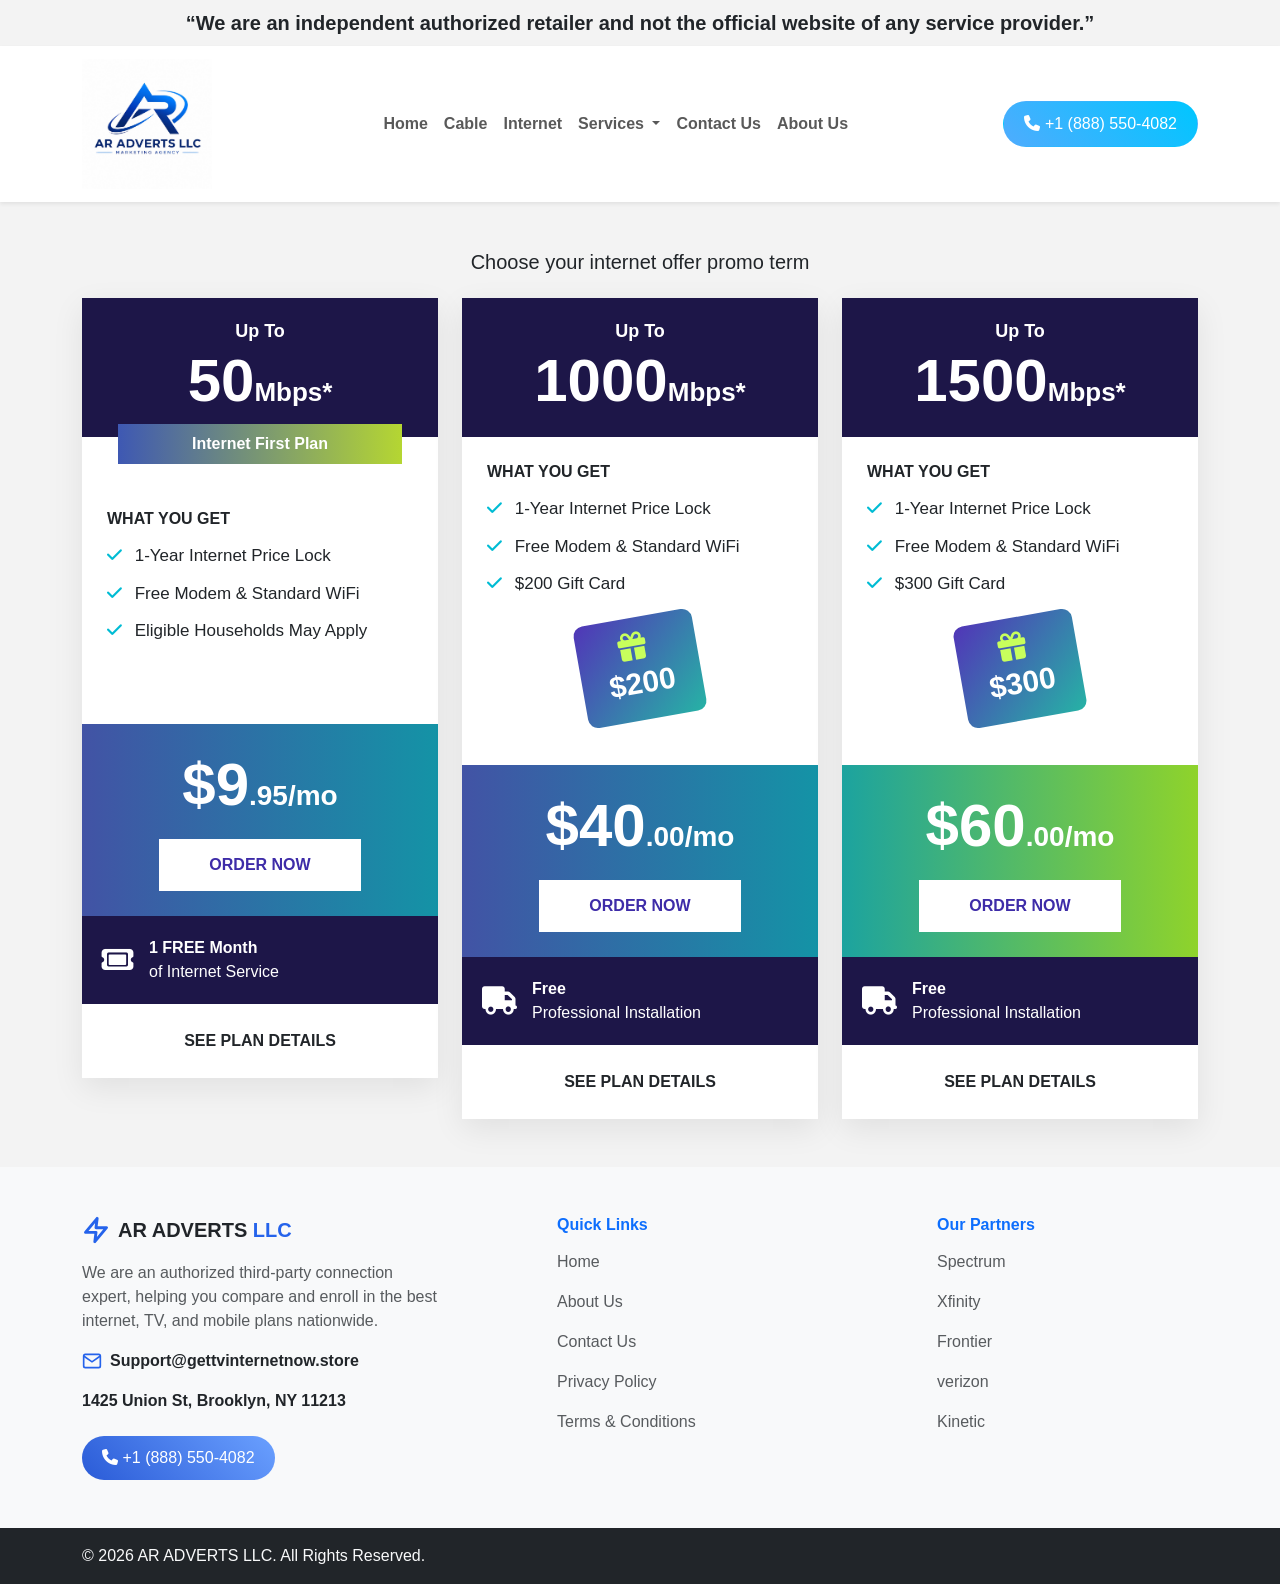
<file: astound.html>
<!DOCTYPE html>
<html lang="en">
<head>
    <meta charset="UTF-8">
    <meta name="viewport" content="width=device-width, initial-scale=1.0">
    <title>AR ADVERTS LLC</title>
<!-- Google tag (gtag.js) -->
<script async src="https://www.googletagmanager.com/gtag/js?id=AW-18141696121"></script>
<script>
  window.dataLayer = window.dataLayer || [];
  function gtag(){dataLayer.push(arguments);}
  gtag('js', new Date());

  gtag('config', 'AW-18141696121');
</script><!-- Event snippet for Click on call button conversion page
In your html page, add the snippet and call gtag_report_conversion when someone clicks on the chosen link or button. -->
<script>
function gtag_report_conversion(url) {
  var callback = function () {
    if (typeof(url) != 'undefined') {
      window.location = url;
    }
  };
  gtag('event', 'conversion', {
      'send_to': 'AW-18141696121/rLj6CM21tagcEPmg0cpD',
      'event_callback': callback
  });
  return false;
}
</script>
<!-- Google Tag Manager (noscript) -->
<noscript><iframe src="https://www.googletagmanager.com/ns.html?id=GTM-TQG388PW"
height="0" width="0" style="display:none;visibility:hidden"></iframe></noscript>
<!-- End Google Tag Manager (noscript) -->
<!-- Google Tag Manager -->
<script>(function(w,d,s,l,i){w[l]=w[l]||[];w[l].push({'gtm.start':
new Date().getTime(),event:'gtm.js'});var f=d.getElementsByTagName(s)[0],
j=d.createElement(s),dl=l!='dataLayer'?'&l='+l:'';j.async=true;j.src=
'https://www.googletagmanager.com/gtm.js?id='+i+dl;f.parentNode.insertBefore(j,f);
})(window,document,'script','dataLayer','GTM-TQG388PW');</script>
<!-- End Google Tag Manager -->
<script>
function gtag_report_conversion(url) {
  var callback = function () {
    if (typeof(url) != 'undefined') {
      window.location = url;
    }
  };
  gtag('event', 'conversion', {
      'send_to': 'AW-18141696121/JoPcCKj8gKgcEPmg0cpD',
      'value': 1.0,
      'currency': 'USD',
      'event_callback': callback
  });
  return false;
}
</script>
<!-- Event snippet for Page view conversion page
In your html page, add the snippet and call gtag_report_conversion when someone clicks on the chosen link or button. -->
<script>
function gtag_report_conversion(url) {
  var callback = function () {
    if (typeof(url) != 'undefined') {
      window.location = url;
    }
  };
  gtag('event', 'conversion', {
      'send_to': 'AW-18141696121/JoPcCKj8gKgcEPmg0cpD',
      'value': 1.0,
      'currency': 'USD',
      'event_callback': callback
  });
  return false;
}
</script>

    <!-- Bootstrap -->
    <link href="https://cdn.jsdelivr.net/npm/bootstrap@5.3.0/dist/css/bootstrap.min.css" rel="stylesheet">

    <!-- Font Awesome -->
    <link rel="stylesheet" href="https://cdnjs.cloudflare.com/ajax/libs/font-awesome/6.5.0/css/all.min.css">
<script src="https://cdn.jsdelivr.net/npm/@popperjs/core@2.11.8/dist/umd/popper.min.js" integrity="sha384-I7E8VVD/ismYTF4hNIPjVp/Zjvgyol6VFvRkX/vR+Vc4jQkC+hVqc2pM8ODewa9r" crossorigin="anonymous"></script>
<script src="https://cdn.jsdelivr.net/npm/bootstrap@5.3.8/dist/js/bootstrap.min.js" integrity="sha384-G/EV+4j2dNv+tEPo3++6LCgdCROaejBqfUeNjuKAiuXbjrxilcCdDz6ZAVfHWe1Y" crossorigin="anonymous"></script>
    <!-- Custom CSS -->
    <link rel="stylesheet" href="css/style.css">
    <link rel="stylesheet" href="css/astound.css    ">
</head>
<body>

<!-- Navbar -->
<!-- Overlay -->


<div class="fw-bold fs-5 py-2 text-center">
  “We are an independent authorized retailer and not the official website of any service provider.”
</div>

<!-- Navbar -->
 
<nav class="navbar navbar-expand-lg navbar-light bg-white py-2 shadow-sm sticky-top">
    <div class="container align-items-center">
        <a class="navbar-brand fw-bold" href="#"><img src="logo.jpeg" alt="" width="130px"></a>

        <button class="navbar-toggler" data-bs-toggle="collapse" data-bs-target="#nav">
            <span class="navbar-toggler-icon"></span>
        </button>

        <div class="collapse navbar-collapse" id="nav">
            <ul class="navbar-nav mx-auto">
                <li class="nav-item"><a class="nav-link" href="/">Home</a></li>
                <li class="nav-item"><a class="nav-link" href="cable.html">Cable</a></li>
                <li class="nav-item"><a class="nav-link" href="internet.html">Internet</a></li>
                <li class="nav-item dropdown">
  <a
    class="nav-link dropdown-toggle"
    href="#"
    id="servicesDropdown"
    role="button"
    data-bs-toggle="dropdown"
    aria-expanded="false"
  >
    Services
  </a>

  <ul class="dropdown-menu" aria-labelledby="servicesDropdown">
    <li><a class="dropdown-item" href="verizon.html">Verizon</a></li>
    <li><a class="dropdown-item" href="frontier.html">Frontier</a></li>
    <li><a class="dropdown-item" href="spectrum.html">Spectrum</a></li>
    <li><a class="dropdown-item" href="kinetic.html">Kinetic</a></li>
    <li><a class="dropdown-item" href="xfinity.html">Xfinity</a></li>
    <li><a class="dropdown-item" href="astound.html">Astound</a></li>
  </ul>
</li>
                <li class="nav-item"><a class="nav-link" href="contact.html">Contact Us</a></li>
                <li class="nav-item"><a class="nav-link" href="about.html">About Us</a></li>
            </ul>

            <a href="tel:+18885504082"  class="btn call-btn">
                <i class="fa fa-phone"></i> +1 (888) 550-4082
            </a>
        </div>
    </div>
</nav>

<section class="pricing-section py-5">
    <div class="container">

        <div class="text-center mb-4">
            <h5>Choose your internet offer promo term</h5>

           
        </div>

        <div class="row g-4">

            <!-- Card 1 -->
            <div class="col-lg-4">
                <div class="plan-card">

                    <div class="speed-header">
                        <span>Up To</span>
                        <h2>50<span>Mbps*</span></h2>
                    </div>

                    <div class="plan-label">
                        Internet First Plan
                    </div>

                    <div class="plan-body">
                        <h6>WHAT YOU GET</h6>

                        <ul>
                            <li><i class="fa-solid fa-check"></i> 1-Year Internet Price Lock</li>
                            <li><i class="fa-solid fa-check"></i> Free Modem & Standard WiFi</li>
                            <li><i class="fa-solid fa-check"></i> Eligible Households May Apply</li>
                        </ul>
                    </div>

                    <div class="price-box">
                        <h3>$9<span>.95/mo</span></h3>
                        
                        <a href="tel:+18885504082">
                        <button class="order-btn">
                            ORDER NOW
                        </button>

                        </a>
                    </div>

                    <div class="offer-box">
                        <i class="fa-solid fa-ticket"></i>
                        <div>
                            <strong>1 FREE Month</strong>
                            <p>of Internet Service</p>
                        </div>
                    </div>

                    <div class="details">
                        <a>SEE PLAN DETAILS</a>
                    </div>

                </div>
            </div>

            <!-- Card 2 -->
            <div class="col-lg-4">
                <div class="plan-card">

                    <div class="speed-header">
                        <span>Up To</span>
                        <h2>1000<span>Mbps*</span></h2>
                    </div>

                    <div class="plan-body">
                        <h6>WHAT YOU GET</h6>

                        <ul>
                            <li><i class="fa-solid fa-check"></i> 1-Year Internet Price Lock</li>
                            <li><i class="fa-solid fa-check"></i> Free Modem & Standard WiFi</li>
                            <li><i class="fa-solid fa-check"></i> $200 Gift Card</li>
                        </ul>

                        <div class="gift-card">
                            <i class="fa-solid fa-gift"></i>
                            <span>$200</span>
                        </div>
                    </div>

                    <div class="price-box">
                        <h3>$40<span>.00/mo</span></h3>
                        
                        <a href="tel:+18885504082">
                        <button class="order-btn">
                            ORDER NOW
                        </button>

                        </a>
                    </div>

                    <div class="offer-box">
                        <i class="fa-solid fa-truck"></i>
                        <div>
                            <strong>Free</strong>
                            <p>Professional Installation</p>
                        </div>
                    </div>

                    <div class="details">
                        <a>SEE PLAN DETAILS</a>
                    </div>

                </div>
            </div>

            <!-- Card 3 -->
            <div class="col-lg-4">
                <div class="plan-card">

                    <div class="speed-header">
                        <span>Up To</span>
                        <h2>1500<span>Mbps*</span></h2>
                    </div>

                    <div class="plan-body">
                        <h6>WHAT YOU GET</h6>

                        <ul>
                            <li><i class="fa-solid fa-check"></i> 1-Year Internet Price Lock</li>
                            <li><i class="fa-solid fa-check"></i> Free Modem & Standard WiFi</li>
                            <li><i class="fa-solid fa-check"></i> $300 Gift Card</li>
                        </ul>

                        <div class="gift-card">
                            <i class="fa-solid fa-gift"></i>
                            <span>$300</span>
                        </div>
                    </div>

                    <div class="price-box green">
                        <h3>$60<span>.00/mo</span></h3>
                        
                        <a href="tel:+18885504082">
                        <button class="order-btn">
                            ORDER NOW
                        </button>

                        </a>
                    </div>

                    <div class="offer-box">
                        <i class="fa-solid fa-truck"></i>
                        <div>
                            <strong>Free</strong>
                            <p>Professional Installation</p>
                        </div>
                    </div>

                    <div class="details">
                        <a>SEE PLAN DETAILS</a>
                    </div>

                </div>
            </div>

        </div>
    </div>
</section>


<!-- Bootstrap JS -->
<footer class="saa-ft bg-light pt-5">
  <div class="container">
    <div class="row justify-content-between">

       <!-- Left Column: Brand & Contact -->
      <div class="col-md-4 mb-4 mb-md-0">
        <div class="d-flex align-items-center mb-3">
          <svg viewBox="0 0 24 24" fill="none" stroke="#2563eb" stroke-width="2.5" width="28" height="28" stroke-linecap="round" stroke-linejoin="round" class="me-2">
            <polygon points="13 2 3 14 12 14 11 22 21 10 12 10 13 2"></polygon>
          </svg>
          <span class="fs-5 fw-bold text-dark">AR ADVERTS  <span class="fs-5 fw-bold">LLC</span></span>
        </div>
        <p class="text-muted">We are an authorized third-party connection expert, helping you compare and enroll in the best internet, TV, and mobile plans nationwide.</p>
        
        <!-- Email -->
        <div class="d-flex align-items-center mt-3 mb-2">
          <svg viewBox="0 0 24 24" fill="none" stroke="#2563eb" stroke-width="2" width="20" height="20" class="me-2">
            <path d="M4 4h16c1.1 0 2 .9 2 2v12c0 1.1-.9 2-2 2H4c-1.1 0-2-.9-2-2V6c0-1.1.9-2 2-2z"></path>
            <polyline points="22,6 12,13 2,6"></polyline>
          </svg>
          <a href="mailto:Support@gettvinternetnow.store" class="text-dark fw-semibold text-decoration-none">Support@gettvinternetnow.store</a>
        </div>

        <div class="d-flex align-items-center mt-3 mb-2">
          <a  class="text-dark fw-semibold text-decoration-none">1425 Union St, Brooklyn, NY 11213</a>
        </div>

        <!-- Phone CTA -->
        <a href="tel:+18885504082" class="saa-srv-cta">
            <i class="fa fa-phone"></i> +1 (888) 550-4082
          </a>
      </div>

      <!-- Middle Column: Quick Links -->
      <div class="col-md-3 mb-4 mb-md-0">
        <h6 class="fw-bold mb-3 text-primary">Quick Links</h6>
        <ul class="list-unstyled text-muted">
          <li class="mb-3"><a href="/" class="text-decoration-none text-muted">Home</a></li>
          <li class="mb-3"><a href="about.html" class="text-decoration-none text-muted">About Us</a></li>
          <li class="mb-3"><a href="contact.html" class="text-decoration-none text-muted">Contact Us</a></li>
          <li class="mb-3"><a href="privacy.html" class="text-decoration-none text-muted">Privacy Policy</a></li>
          <li><a href="terms.html" class="text-decoration-none text-muted">Terms &amp; Conditions</a></li>
        </ul>
      </div>

      <!-- Right Column: Our Partners -->
      <div class="col-md-3">
        <h6 class="fw-bold mb-3 text-primary">Our Partners</h6>
        <ul class="list-unstyled text-muted">
          <li class="mb-3"><a href="spectrum.html" class="text-decoration-none text-muted">Spectrum</a></li>
          <li class="mb-3"><a href="xfinity.html" class="text-decoration-none text-muted">Xfinity</a></li>
          <li class="mb-3"><a href="frontier.html" class="text-decoration-none text-muted">Frontier</a></li>
          <li class="mb-3"><a href="verizon.html" class="text-decoration-none text-muted">verizon</a></li>
          <li class="mb-3"><a href="kinetic.html" class="text-decoration-none text-muted">Kinetic</a></li>
        </ul>
      </div>

    </div>
  </div>

  <!-- Bottom Dark Bar -->
  <div class="bg-dark text-light py-3 mt-5">
    <div class="container d-flex flex-column flex-md-row justify-content-between align-items-center">
      <div>© 2026 AR ADVERTS LLC. All Rights Reserved.</div>
      
    </div>
  </div>
</footer>
<script src="script.js"></script>
</body>
</html>
</file>
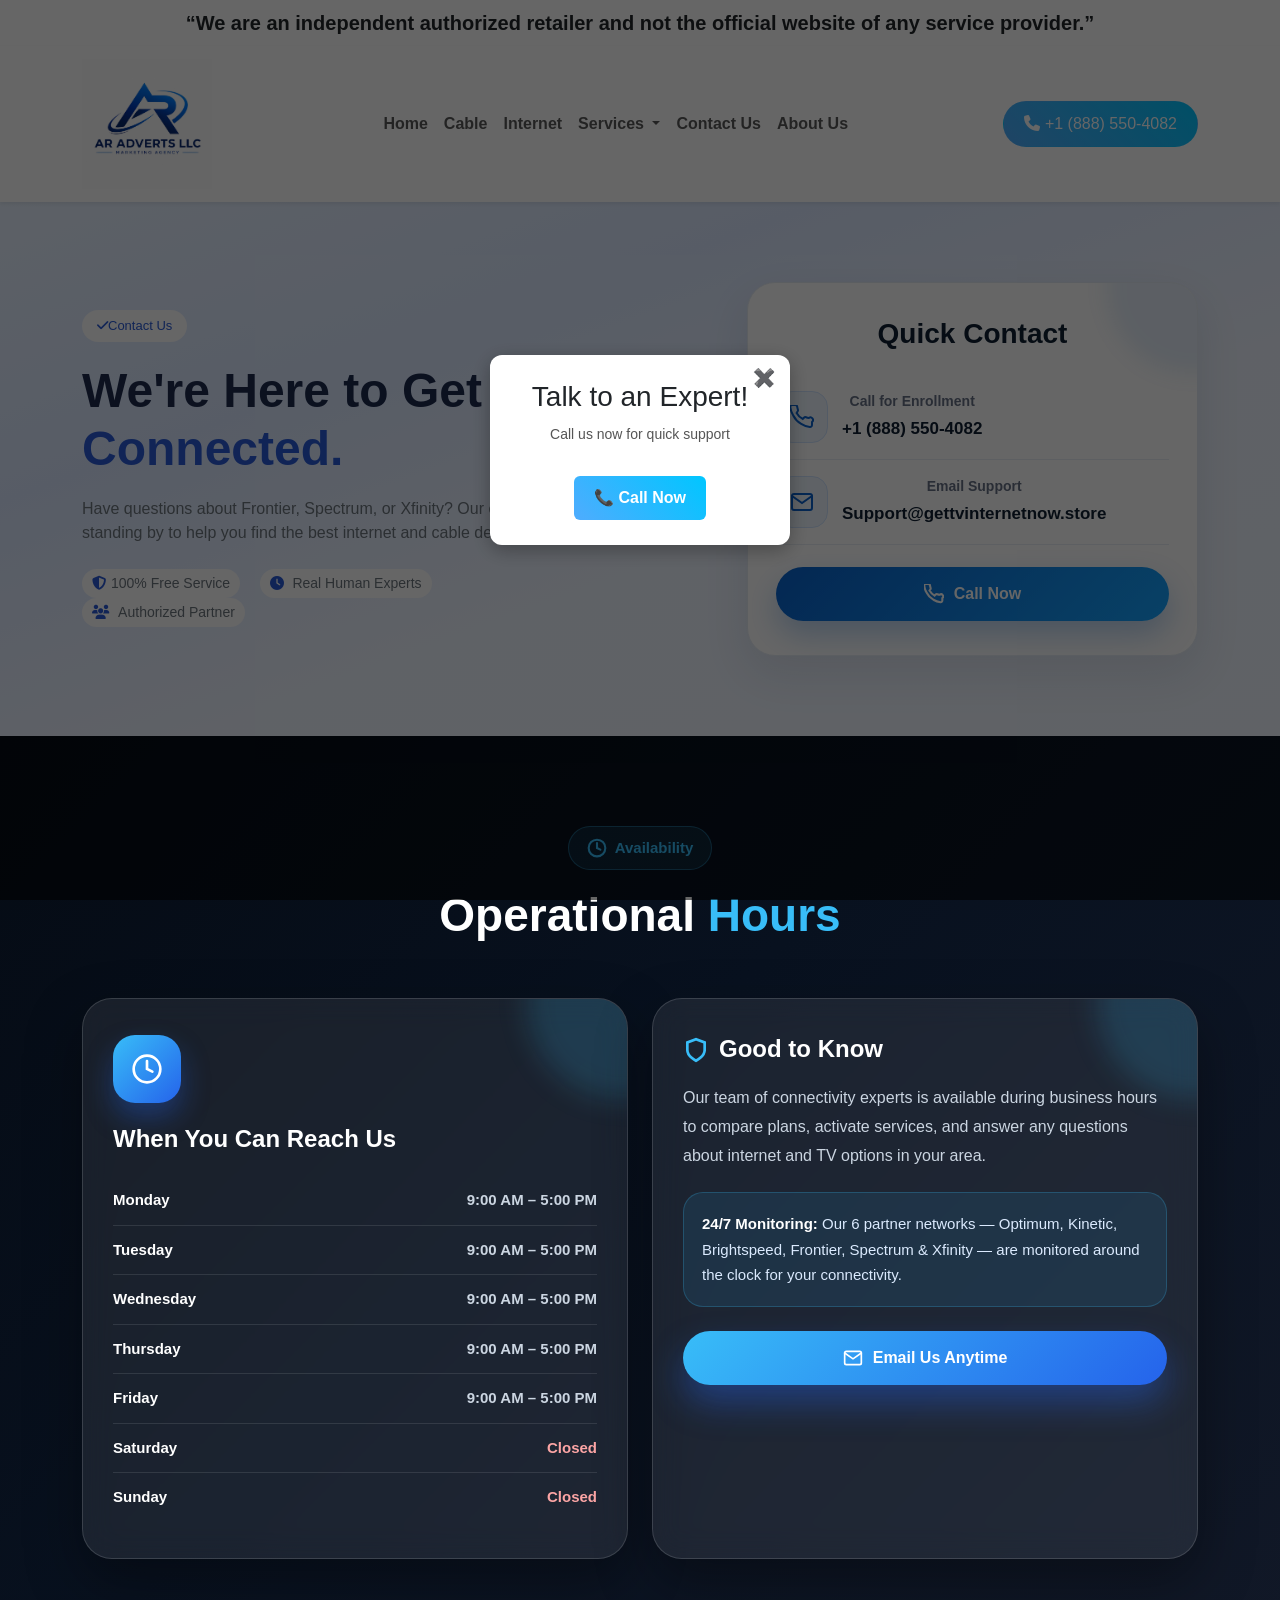
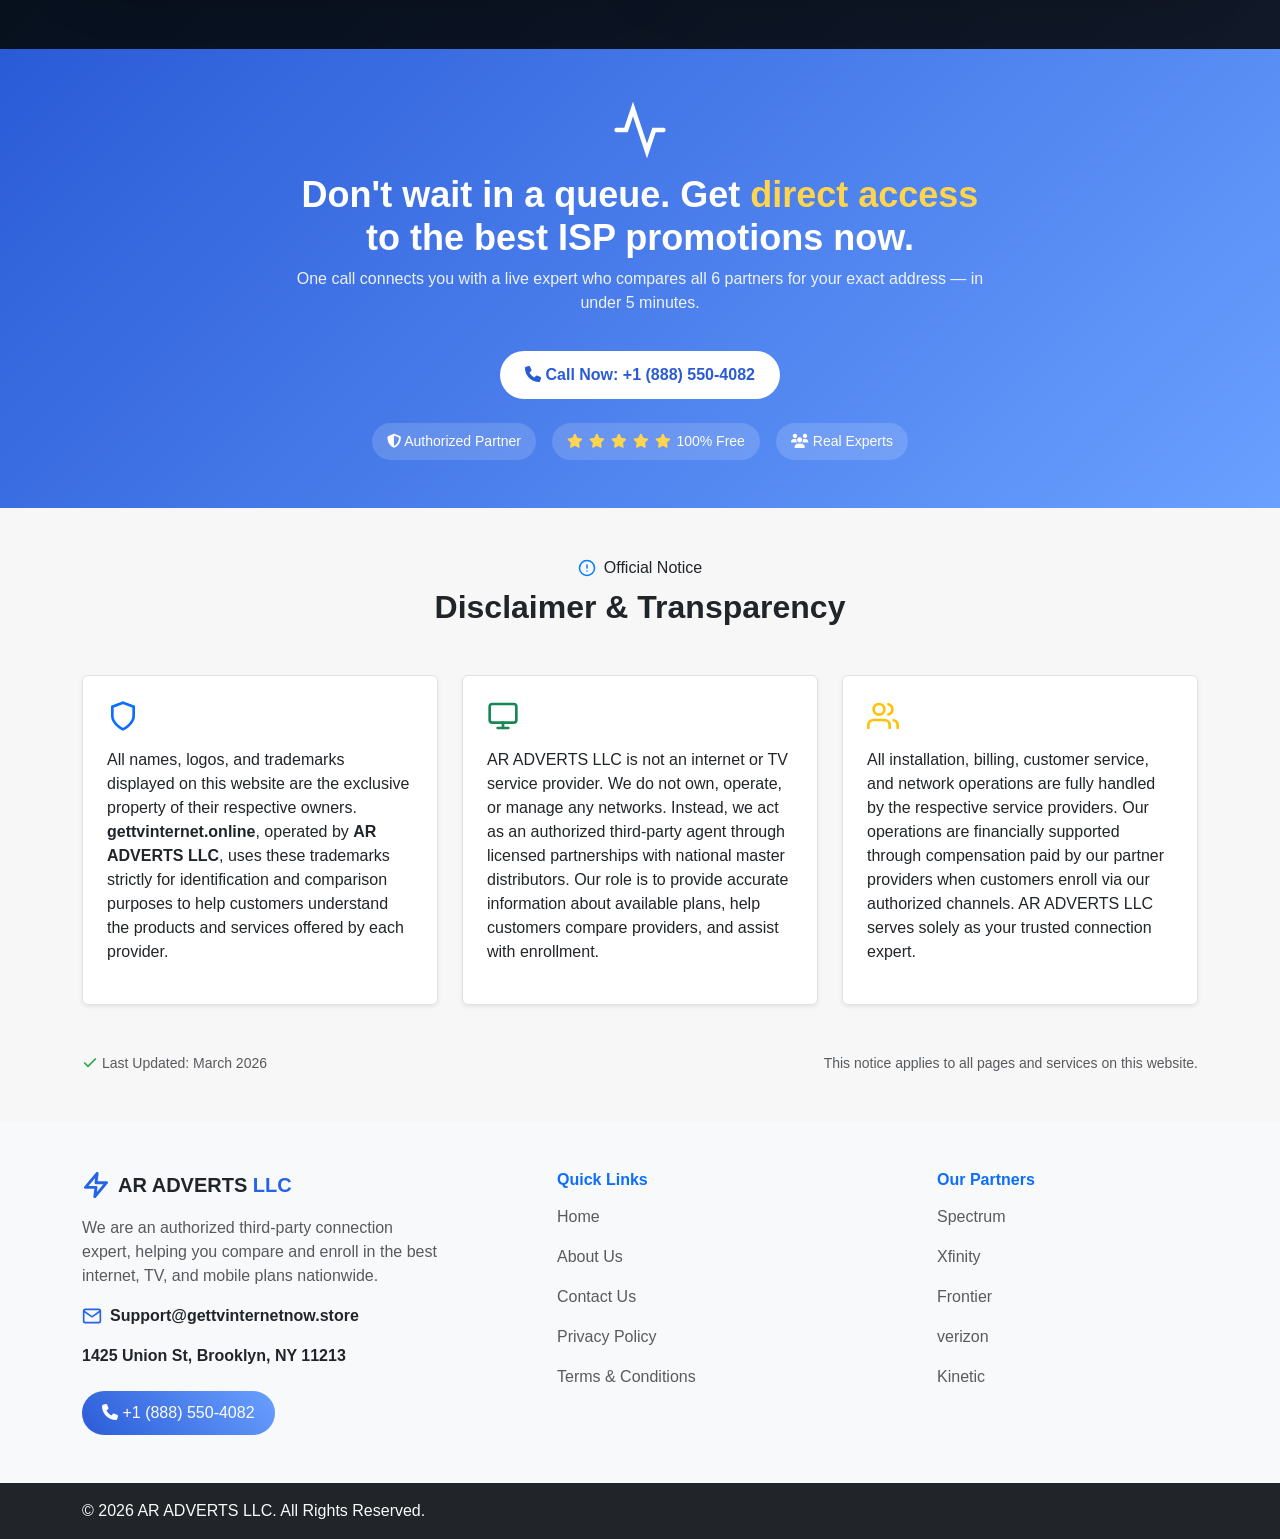
<file: contact.html>
<!DOCTYPE html>
<html lang="en">
<head>
    <meta charset="UTF-8">
    <meta name="viewport" content="width=device-width, initial-scale=1.0">
    <title>AR ADVERTS LLC</title>
<!-- Google tag (gtag.js) -->
<script async src="https://www.googletagmanager.com/gtag/js?id=AW-18141696121"></script>
<script>
  window.dataLayer = window.dataLayer || [];
  function gtag(){dataLayer.push(arguments);}
  gtag('js', new Date());

  gtag('config', 'AW-18141696121');
</script><!-- Event snippet for Click on call button conversion page
In your html page, add the snippet and call gtag_report_conversion when someone clicks on the chosen link or button. -->
<script>
function gtag_report_conversion(url) {
  var callback = function () {
    if (typeof(url) != 'undefined') {
      window.location = url;
    }
  };
  gtag('event', 'conversion', {
      'send_to': 'AW-18141696121/rLj6CM21tagcEPmg0cpD',
      'event_callback': callback
  });
  return false;
}
</script>
<!-- Google Tag Manager (noscript) -->
<noscript><iframe src="https://www.googletagmanager.com/ns.html?id=GTM-TQG388PW"
height="0" width="0" style="display:none;visibility:hidden"></iframe></noscript>
<!-- End Google Tag Manager (noscript) -->
<!-- Google Tag Manager -->
<script>(function(w,d,s,l,i){w[l]=w[l]||[];w[l].push({'gtm.start':
new Date().getTime(),event:'gtm.js'});var f=d.getElementsByTagName(s)[0],
j=d.createElement(s),dl=l!='dataLayer'?'&l='+l:'';j.async=true;j.src=
'https://www.googletagmanager.com/gtm.js?id='+i+dl;f.parentNode.insertBefore(j,f);
})(window,document,'script','dataLayer','GTM-TQG388PW');</script>
<!-- End Google Tag Manager -->
<script>
function gtag_report_conversion(url) {
  var callback = function () {
    if (typeof(url) != 'undefined') {
      window.location = url;
    }
  };
  gtag('event', 'conversion', {
      'send_to': 'AW-18141696121/JoPcCKj8gKgcEPmg0cpD',
      'value': 1.0,
      'currency': 'USD',
      'event_callback': callback
  });
  return false;
}
</script>
<!-- Event snippet for Page view conversion page
In your html page, add the snippet and call gtag_report_conversion when someone clicks on the chosen link or button. -->
<script>
function gtag_report_conversion(url) {
  var callback = function () {
    if (typeof(url) != 'undefined') {
      window.location = url;
    }
  };
  gtag('event', 'conversion', {
      'send_to': 'AW-18141696121/JoPcCKj8gKgcEPmg0cpD',
      'value': 1.0,
      'currency': 'USD',
      'event_callback': callback
  });
  return false;
}
</script>

    <!-- Bootstrap -->
    <link href="https://cdn.jsdelivr.net/npm/bootstrap@5.3.0/dist/css/bootstrap.min.css" rel="stylesheet">

    <!-- Font Awesome -->
    <link rel="stylesheet" href="https://cdnjs.cloudflare.com/ajax/libs/font-awesome/6.5.0/css/all.min.css">
<script src="https://cdn.jsdelivr.net/npm/@popperjs/core@2.11.8/dist/umd/popper.min.js" integrity="sha384-I7E8VVD/ismYTF4hNIPjVp/Zjvgyol6VFvRkX/vR+Vc4jQkC+hVqc2pM8ODewa9r" crossorigin="anonymous"></script>
<script src="https://cdn.jsdelivr.net/npm/bootstrap@5.3.8/dist/js/bootstrap.min.js" integrity="sha384-G/EV+4j2dNv+tEPo3++6LCgdCROaejBqfUeNjuKAiuXbjrxilcCdDz6ZAVfHWe1Y" crossorigin="anonymous"></script>
    <!-- Custom CSS -->
    <link rel="stylesheet" href="css/style.css">
    <link rel="stylesheet" href="css/contact.css">
</head>
<body>

<!-- Navbar -->
<!-- Overlay -->
<div id="popupOverlay" style="
  position: fixed;
  top: 0;
  left: 0;
  width: 100%;
  height: 100%;
  background: rgba(0,0,0,0.6);
  display: none;
  justify-content: center;
  align-items: center;
  z-index: 9999;
">

  <!-- Popup Box -->
  <div style="
    background: white;
    padding: 25px;
    border-radius: 12px;
    text-align: center;
    width: 300px;
    box-shadow: 0 5px 20px rgba(0,0,0,0.3);
    position: relative;
    font-family: Arial, sans-serif;
  ">

    <!-- Close Button -->
    <span onclick="closePopup()" style="
      position: absolute;
      top: 10px;
      right: 15px;
      cursor: pointer;
      font-size: 18px;
      font-weight: bold;
    ">✖️</span>

    <h3 style="margin-bottom: 10px;">Talk to an Expert!</h3>
    <p style="font-size: 14px; color: #555;">Call us now for quick support</p>

    <!-- Call Button -->
    <a href="tel:+18885504082" style="
      display: inline-block;
      margin-top: 15px;
      padding: 10px 20px;
      background: linear-gradient(45deg, #4facfe, #00c6ff);
      color: white;
      text-decoration: none;
      border-radius: 6px;
      font-weight: bold;
    ">
      📞 Call Now
    </a>

  </div>
</div>

<div class="fw-bold fs-5 py-2 text-center">
  “We are an independent authorized retailer and not the official website of any service provider.”
</div>

<!-- Navbar -->
 
<nav class="navbar navbar-expand-lg navbar-light bg-white py-2 shadow-sm sticky-top">
    <div class="container align-items-center">
        <a class="navbar-brand fw-bold" href="#"><img src="logo.jpeg" alt="" width="130px"></a>

        <button class="navbar-toggler" data-bs-toggle="collapse" data-bs-target="#nav">
            <span class="navbar-toggler-icon"></span>
        </button>

        <div class="collapse navbar-collapse" id="nav">
            <ul class="navbar-nav mx-auto">
                <li class="nav-item"><a class="nav-link" href="/">Home</a></li>
                <li class="nav-item"><a class="nav-link" href="cable.html">Cable</a></li>
                <li class="nav-item"><a class="nav-link" href="internet.html">Internet</a></li>
                <li class="nav-item dropdown">
  <a
    class="nav-link dropdown-toggle"
    href="#"
    id="servicesDropdown"
    role="button"
    data-bs-toggle="dropdown"
    aria-expanded="false"
  >
    Services
  </a>

  <ul class="dropdown-menu" aria-labelledby="servicesDropdown">
    <li><a class="dropdown-item" href="verizon.html">Verizon</a></li>
    <li><a class="dropdown-item" href="frontier.html">Frontier</a></li>
    <li><a class="dropdown-item" href="spectrum.html">Spectrum</a></li>
    <li><a class="dropdown-item" href="kinetic.html">Kinetic</a></li>
    <li><a class="dropdown-item" href="xfinity.html">Xfinity</a></li>
    <li><a class="dropdown-item" href="astound.html">Astound</a></li>
  </ul>
</li>
                <li class="nav-item"><a class="nav-link" href="contact.html">Contact Us</a></li>
                <li class="nav-item"><a class="nav-link" href="about.html">About Us</a></li>
            </ul>

            <a href="tel:+18885504082"  class="btn call-btn">
                <i class="fa fa-phone"></i> +1 (888) 550-4082
            </a>
        </div>
    </div>
</nav>

<!-- Hero Section -->
<section class="hero-section">
    <div class="container">
        <div class="row  justify-content-between align-items-center">

            <!-- Left Content -->
            <div class="col-lg-6">
                <span class="badge-custom">
                    <i class="fa fa-check"></i>Contact Us
                </span>

                <h1>
                    We're Here to Get You <span> Connected.</span>
                </h1>

                <p>
                    Have questions about Frontier, Spectrum, or Xfinity? Our experts are standing by to help you find the best internet and cable deals in minutes.
                </p>

              

                <!-- Features -->
                <div class="features mt-4">
                    <span><i class="fa fa-shield-alt"></i>100% Free Service</span>
                    <span><i class="fa fa-clock"></i> Real Human Experts</span>
                    <span><i class="fa fa-users"></i> Authorized Partner</span>
                </div>
            </div>

            <!-- Right Image -->
            <div class="col-lg-5 text-center">
                <div class="saco-hero-card saco-contact-white saco-a saco-v" style="animation-delay: 0.12s;">

  <h3 class="saco-hc-h">Quick Contact</h3>

  <div class="saco-hc-item">
    <div class="saco-hc-ic">
      <svg viewBox="0 0 24 24" fill="none" stroke="currentColor" stroke-width="2" stroke-linecap="round">
        <path d="M22 16.92v3a2 2 0 01-2.18 2 19.8 19.8 0 01-8.63-3.07A19.5 19.5 0 013.25 10.5 19.8 19.8 0 01.22 1.9 2 2 0 012.18 0h3a2 2 0 012 1.72 12.84 12.84 0 00.7 2.81 2 2 0 01-.45 2.11L6.61 7.91a16 16 0 006.06 6.06l1.27-1.27a2 2 0 012.11-.45 12.84 12.84 0 002.81.7A2 2 0 0122 16.92z"></path>
      </svg>
    </div>

    <div>
      <div class="saco-hc-label">Call for Enrollment</div>
      <div class="saco-hc-val">+1 (888) 550-4082</div>
    </div>
  </div>

  <div class="saco-hc-item">
    <div class="saco-hc-ic">
      <svg viewBox="0 0 24 24" fill="none" stroke="currentColor" stroke-width="2" stroke-linecap="round">
        <path d="M4 4h16c1.1 0 2 .9 2 2v12c0 1.1-.9 2-2 2H4c-1.1 0-2-.9-2-2V6c0-1.1.9-2 2-2z"></path>
        <polyline points="22,6 12,13 2,6"></polyline>
      </svg>
    </div>

    <div>
      <div class="saco-hc-label">Email Support</div>
      <div class="saco-hc-val">Support@gettvinternetnow.store</div>
    </div>
  </div>

  <a href="tel:+18885504082" class="saco-btn saco-hc-cta">
    <svg viewBox="0 0 24 24" fill="none" stroke="currentColor" stroke-width="2.5" stroke-linecap="round">
      <path d="M22 16.92v3a2 2 0 01-2.18 2 19.8 19.8 0 01-8.63-3.07A19.5 19.5 0 013.25 10.5 19.8 19.8 0 01.22 1.9 2 2 0 012.18 0h3a2 2 0 012 1.72 12.84 12.84 0 00.7 2.81 2 2 0 01-.45 2.11L6.61 7.91a16 16 0 006.06 6.06l1.27-1.27a2 2 0 012.11-.45 12.84 12.84 0 002.81.7A2 2 0 0122 16.92z"></path>
    </svg>
    Call Now
  </a>

</div>
            </div>

        </div>
    </div>
</section>


<section class="saco-hours-dark">
  <div class="container saco-ctr">

    <div class="saco-sh text-center">
      <div class="saco-badge mx-auto">
        <svg viewBox="0 0 24 24" fill="none" stroke="currentColor" stroke-width="2.5" stroke-linecap="round">
          <circle cx="12" cy="12" r="10"></circle>
          <polyline points="12 6 12 12 16 14"></polyline>
        </svg>
        Availability
      </div>

      <h2 class="saco-sec-h">
        Operational <span>Hours</span>
      </h2>
    </div>

    <div class="row g-4 saco-hr-grid">

      <div class="col-lg-6 col-12">
        <div class="saco-hr-card saco-a saco-v" style="animation-delay: 0s;">

          <div class="saco-hr-ic">
            <svg viewBox="0 0 24 24" fill="none" stroke="currentColor" stroke-width="2" stroke-linecap="round">
              <circle cx="12" cy="12" r="10"></circle>
              <polyline points="12 6 12 12 16 14"></polyline>
            </svg>
          </div>

          <h3 class="saco-hr-h">When You Can Reach Us</h3>

          <div class="saco-hr-row">
            <span class="saco-hr-day">Monday</span>
            <span class="saco-hr-time">9:00 AM – 5:00 PM</span>
          </div>

          <div class="saco-hr-row">
            <span class="saco-hr-day">Tuesday</span>
            <span class="saco-hr-time">9:00 AM – 5:00 PM</span>
          </div>

          <div class="saco-hr-row">
            <span class="saco-hr-day">Wednesday</span>
            <span class="saco-hr-time">9:00 AM – 5:00 PM</span>
          </div>

          <div class="saco-hr-row">
            <span class="saco-hr-day">Thursday</span>
            <span class="saco-hr-time">9:00 AM – 5:00 PM</span>
          </div>

          <div class="saco-hr-row">
            <span class="saco-hr-day">Friday</span>
            <span class="saco-hr-time">9:00 AM – 5:00 PM</span>
          </div>

          <div class="saco-hr-row">
            <span class="saco-hr-day">Saturday</span>
            <span class="saco-hr-time saco-hr-closed">Closed</span>
          </div>

          <div class="saco-hr-row">
            <span class="saco-hr-day">Sunday</span>
            <span class="saco-hr-time saco-hr-closed">Closed</span>
          </div>

        </div>
      </div>

      <div class="col-lg-6 col-12">
        <div class="saco-hr-info saco-a saco-v" style="animation-delay: 0.12s;">

          <h3 class="saco-hr-info-h">
            <svg viewBox="0 0 24 24" fill="none" stroke="currentColor" stroke-width="2.5" stroke-linecap="round">
              <path d="M12 22s8-4 8-10V5l-8-3-8 3v7c0 6 8 10 8 10z"></path>
            </svg>
            Good to Know
          </h3>

          <p class="saco-hr-info-p">
            Our team of connectivity experts is available during business hours to compare plans, activate services, and answer any questions about internet and TV options in your area.
          </p>

          <div class="saco-hr-note">
            <strong>24/7 Monitoring:</strong> Our 6 partner networks — Optimum, Kinetic, Brightspeed, Frontier, Spectrum &amp; Xfinity — are monitored around the clock for your connectivity.
          </div>

          <a href="mailto:Support@gettvinternetnow.store" class="saco-btn saco-hr-btn">
            <svg viewBox="0 0 24 24" fill="none" stroke="currentColor" stroke-width="2" stroke-linecap="round">
              <path d="M4 4h16c1.1 0 2 .9 2 2v12c0 1.1-.9 2-2 2H4c-1.1 0-2-.9-2-2V6c0-1.1.9-2 2-2z"></path>
              <polyline points="22,6 12,13 2,6"></polyline>
            </svg>
            Email Us Anytime
          </a>

        </div>
      </div>

    </div>

  </div>
</section>




<section class="saa-fq-cta py-5">
  <div class="container text-center">

    <div class="saa-fq-cta-inner">

      <!-- ICON -->
      <div class="saa-fq-cta-icon">
        <svg viewBox="0 0 24 24" fill="none" stroke="currentColor" stroke-width="2" stroke-linecap="round" style="width: 8%;"><polyline points="22 12 18 12 15 21 9 3 6 12 2 12"></polyline></svg>
      </div>

      <!-- HEADING -->
      <h2 class="saa-fq-cta-h">
        Don't wait in a queue. Get  <span>direct  access </span> to the best ISP promotions now.
      </h2>

      <!-- TEXT -->
      <p class="saa-fq-cta-sub">
        One call connects you with a live expert who compares all 6 partners for your exact address — in under 5 minutes.
      </p>

      <!-- BUTTON -->
      <a href="tel:+18885504082" class="saa-fq-cta-btn">
        <i class="fa fa-phone"></i> Call Now: +1 (888) 550-4082
      </a>

      <!-- TRUST -->
      <div class="saa-fq-trust d-flex flex-wrap justify-content-center gap-3 mt-4">

        <span class="saa-fq-ti">
          <i class="fa fa-shield-alt"></i> Authorized Partner
        </span>

        <span class="saa-fq-ti">
          <span class="saa-fq-stars">
            <i class="fa fa-star"></i>
            <i class="fa fa-star"></i>
            <i class="fa fa-star"></i>
            <i class="fa fa-star"></i>
            <i class="fa fa-star"></i>
          </span>
          100% Free
        </span>

        <span class="saa-fq-ti">
          <i class="fa fa-users"></i> Real Experts
        </span>

      </div>

    </div>

  </div>
</section>


<section class="saa-disc py-5 position-relative">
  <div class="saa-disc-bg position-absolute w-100 h-100"></div>
  <div class="container position-relative">

    <!-- Header -->
    <div class="saa-disc-hdr text-center mb-5">
      <span class="saa-disc-tag d-inline-flex align-items-center mb-2">
        <svg xmlns="http://www.w3.org/2000/svg" viewBox="0 0 24 24" fill="none" stroke="currentColor" stroke-width="2" width="18" height="18" stroke-linecap="round">
          <circle cx="12" cy="12" r="10"></circle>
          <line x1="12" y1="8" x2="12" y2="12"></line>
          <line x1="12" y1="16" x2="12.01" y2="16"></line>
        </svg>
        <span class="ms-2">Official Notice</span>
      </span>
      <h2 class="saa-disc-title fw-bold">Disclaimer &amp; Transparency</h2>
    </div>

    <!-- Cards -->
    <div class="row g-4 saa-disc-grid">

      <!-- Card 1 -->
      <div class="col-md-4">
        <div class="saa-disc-card p-4 h-100 border rounded shadow-sm">
          <div class="saa-disc-icon mb-3 text-primary">
            <svg xmlns="http://www.w3.org/2000/svg" viewBox="0 0 24 24" fill="none" stroke="currentColor" stroke-width="2" stroke-linecap="round" width="32" height="32">
              <path d="M12 22s8-4 8-10V5l-8-3-8 3v7c0 6 8 10 8 10z"></path>
            </svg>
          </div>
          <p>All names, logos, and trademarks displayed on this website are the exclusive property of their respective owners. <span class="fw-semibold">gettvinternet.online</span>, operated by <span class="fw-semibold">AR ADVERTS LLC</span>, uses these trademarks strictly for identification and comparison purposes to help customers understand the products and services offered by each provider.</p>
        </div>
      </div>

      <!-- Card 2 -->
      <div class="col-md-4">
        <div class="saa-disc-card p-4 h-100 border rounded shadow-sm">
          <div class="saa-disc-icon mb-3 text-success">
            <svg xmlns="http://www.w3.org/2000/svg" viewBox="0 0 24 24" fill="none" stroke="currentColor" stroke-width="2" stroke-linecap="round" width="32" height="32">
              <rect x="2" y="3" width="20" height="14" rx="2" ry="2"></rect>
              <line x1="8" y1="21" x2="16" y2="21"></line>
              <line x1="12" y1="17" x2="12" y2="21"></line>
            </svg>
          </div>
          <p>AR ADVERTS LLC is not an internet or TV service provider. We do not own, operate, or manage any networks. Instead, we act as an authorized third-party agent through licensed partnerships with national master distributors. Our role is to provide accurate information about available plans, help customers compare providers, and assist with enrollment.</p>
        </div>
      </div>

      <!-- Card 3 -->
      <div class="col-md-4">
        <div class="saa-disc-card p-4 h-100 border rounded shadow-sm">
          <div class="saa-disc-icon mb-3 text-warning">
            <svg xmlns="http://www.w3.org/2000/svg" viewBox="0 0 24 24" fill="none" stroke="currentColor" stroke-width="2" stroke-linecap="round" width="32" height="32">
              <path d="M17 21v-2a4 4 0 00-4-4H5a4 4 0 00-4 4v2"></path>
              <circle cx="9" cy="7" r="4"></circle>
              <path d="M23 21v-2a4 4 0 00-3-3.87"></path>
              <path d="M16 3.13a4 4 0 010 7.75"></path>
            </svg>
          </div>
          <p>All installation, billing, customer service, and network operations are fully handled by the respective service providers. Our operations are financially supported through compensation paid by our partner providers when customers enroll via our authorized channels. AR ADVERTS LLC serves solely as your trusted connection expert.</p>
        </div>
      </div>

    </div>

    <!-- Footer -->
    <div class="saa-disc-footer mt-5 d-flex flex-column flex-md-row justify-content-between align-items-center text-muted small">
      <span class="d-flex align-items-center mb-2 mb-md-0">
        <svg xmlns="http://www.w3.org/2000/svg" viewBox="0 0 24 24" fill="none" stroke="currentColor" stroke-width="2.5" width="16" height="16" stroke-linecap="round">
          <polyline points="20 6 9 17 4 12"></polyline>
        </svg>
        <span class="ms-1">Last Updated: March 2026</span>
      </span>
      <span>This notice applies to all pages and services on this website.</span>
    </div>

  </div>
</section>

<!-- Bootstrap JS -->
<footer class="saa-ft bg-light pt-5">
  <div class="container">
    <div class="row justify-content-between">

       <!-- Left Column: Brand & Contact -->
      <div class="col-md-4 mb-4 mb-md-0">
        <div class="d-flex align-items-center mb-3">
          <svg viewBox="0 0 24 24" fill="none" stroke="#2563eb" stroke-width="2.5" width="28" height="28" stroke-linecap="round" stroke-linejoin="round" class="me-2">
            <polygon points="13 2 3 14 12 14 11 22 21 10 12 10 13 2"></polygon>
          </svg>
          <span class="fs-5 fw-bold text-dark">AR ADVERTS  <span class="fs-5 fw-bold">LLC</span></span>
        </div>
        <p class="text-muted">We are an authorized third-party connection expert, helping you compare and enroll in the best internet, TV, and mobile plans nationwide.</p>
        
        <!-- Email -->
        <div class="d-flex align-items-center mt-3 mb-2">
          <svg viewBox="0 0 24 24" fill="none" stroke="#2563eb" stroke-width="2" width="20" height="20" class="me-2">
            <path d="M4 4h16c1.1 0 2 .9 2 2v12c0 1.1-.9 2-2 2H4c-1.1 0-2-.9-2-2V6c0-1.1.9-2 2-2z"></path>
            <polyline points="22,6 12,13 2,6"></polyline>
          </svg>
          <a href="mailto:Support@gettvinternetnow.store" class="text-dark fw-semibold text-decoration-none">Support@gettvinternetnow.store</a>
        </div>

        <div class="d-flex align-items-center mt-3 mb-2">
          <a  class="text-dark fw-semibold text-decoration-none">1425 Union St, Brooklyn, NY 11213</a>
        </div>

        <!-- Phone CTA -->
        <a href="tel:+18885504082" class="saa-srv-cta">
            <i class="fa fa-phone"></i> +1 (888) 550-4082
          </a>
      </div>

      <!-- Middle Column: Quick Links -->
      <div class="col-md-3 mb-4 mb-md-0">
        <h6 class="fw-bold mb-3 text-primary">Quick Links</h6>
        <ul class="list-unstyled text-muted">
          <li class="mb-3"><a href="/" class="text-decoration-none text-muted">Home</a></li>
          <li class="mb-3"><a href="about.html" class="text-decoration-none text-muted">About Us</a></li>
          <li class="mb-3"><a href="contact.html" class="text-decoration-none text-muted">Contact Us</a></li>
          <li class="mb-3"><a href="privacy.html" class="text-decoration-none text-muted">Privacy Policy</a></li>
          <li><a href="terms.html" class="text-decoration-none text-muted">Terms &amp; Conditions</a></li>
        </ul>
      </div>

      <!-- Right Column: Our Partners -->
      <div class="col-md-3">
        <h6 class="fw-bold mb-3 text-primary">Our Partners</h6>
        <ul class="list-unstyled text-muted">
          <li class="mb-3"><a href="spectrum.html" class="text-decoration-none text-muted">Spectrum</a></li>
          <li class="mb-3"><a href="xfinity.html" class="text-decoration-none text-muted">Xfinity</a></li>
          <li class="mb-3"><a href="frontier.html" class="text-decoration-none text-muted">Frontier</a></li>
          <li class="mb-3"><a href="verizon.html" class="text-decoration-none text-muted">verizon</a></li>
          <li class="mb-3"><a href="kinetic.html" class="text-decoration-none text-muted">Kinetic</a></li>
        </ul>
      </div>

    </div>
  </div>

  <!-- Bottom Dark Bar -->
  <div class="bg-dark text-light py-3 mt-5">
    <div class="container d-flex flex-column flex-md-row justify-content-between align-items-center">
      <div>© 2026 AR ADVERTS LLC. All Rights Reserved.</div>
      
    </div>
  </div>
</footer>
<script src="script.js"></script>
</body>
</html>
</file>
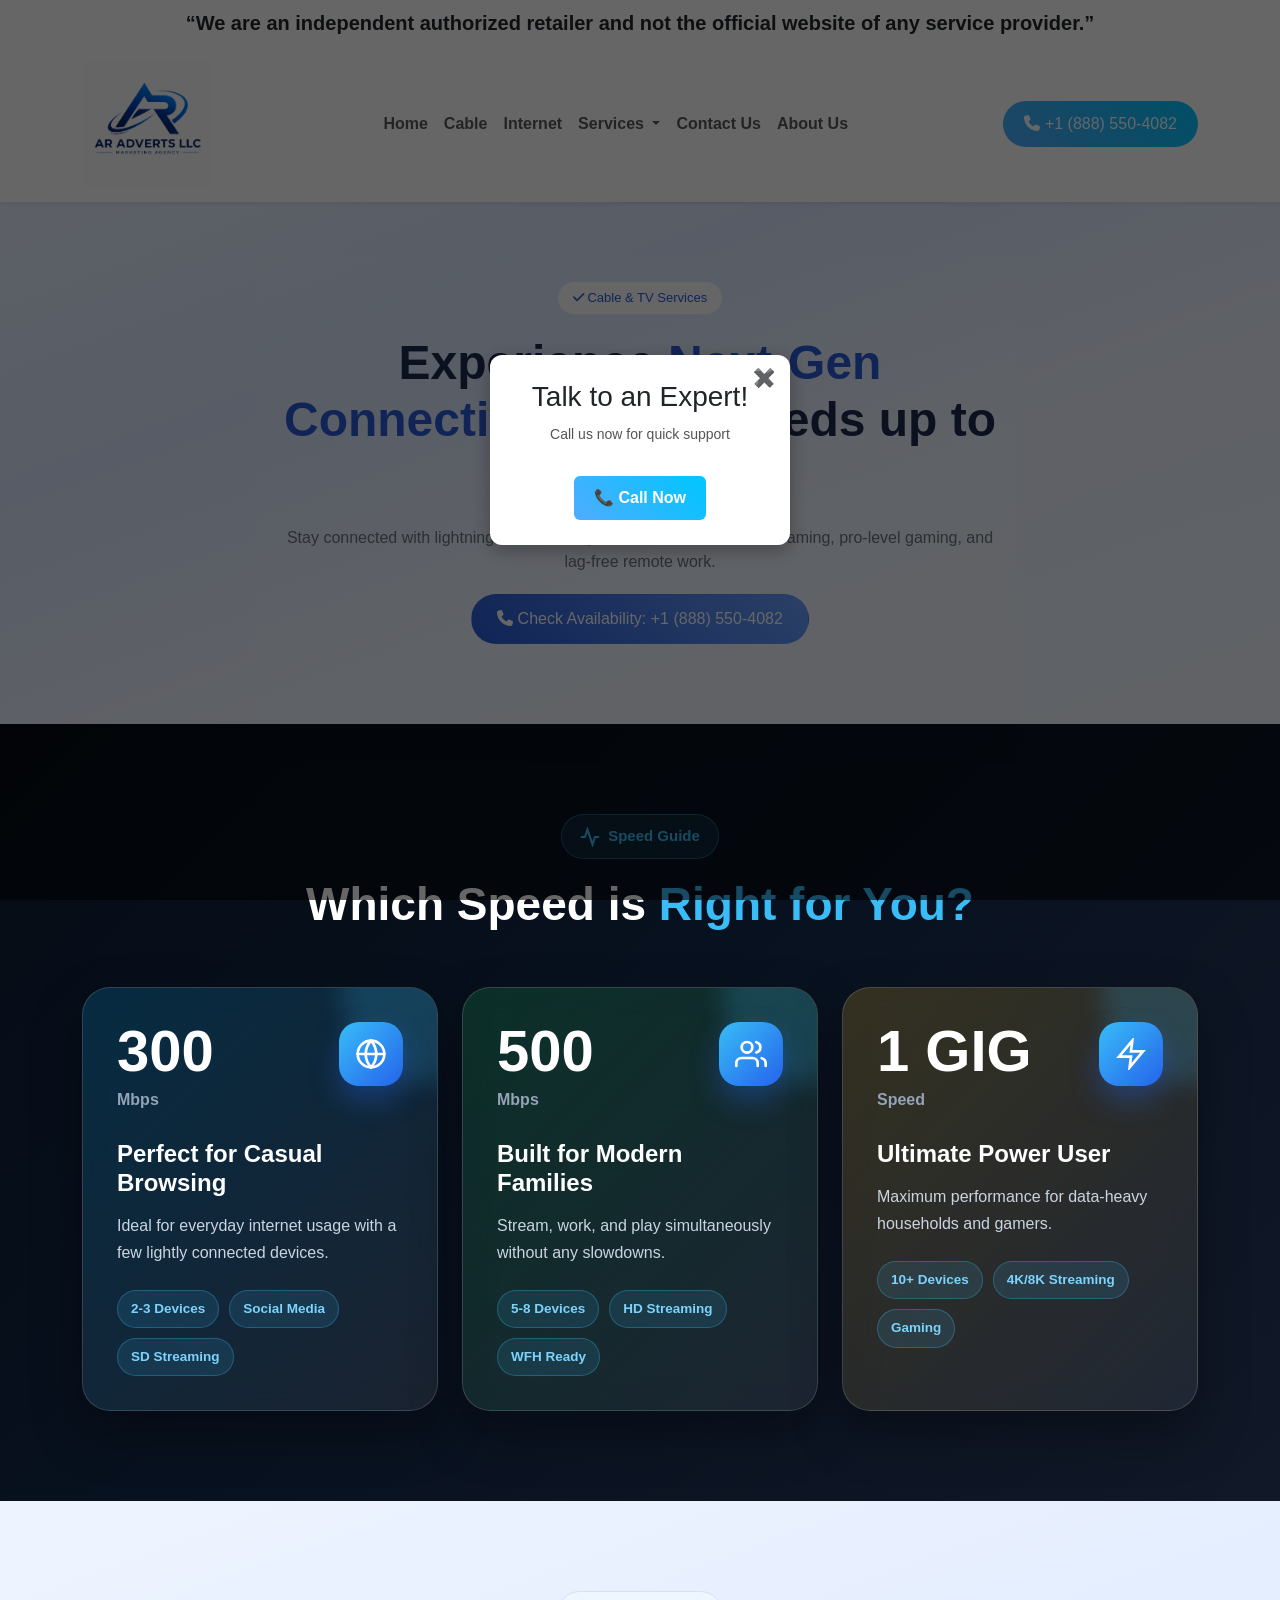
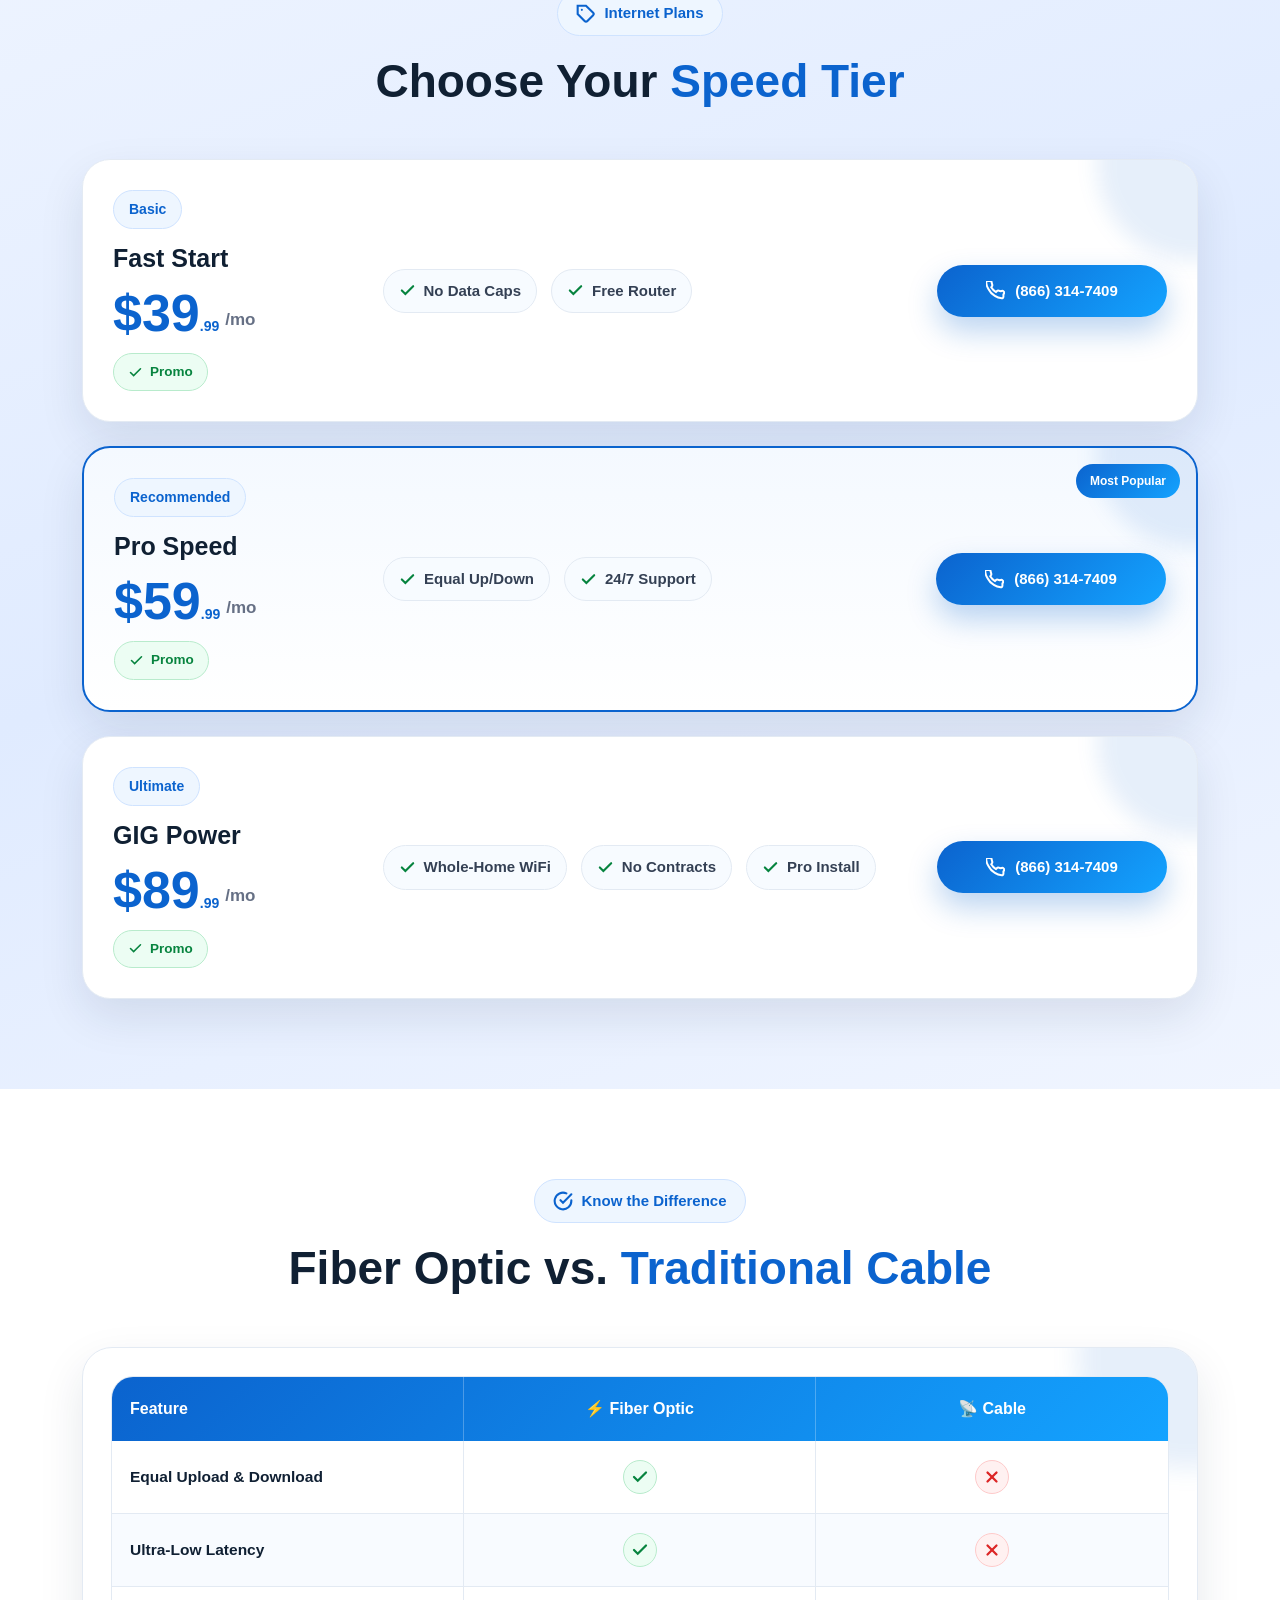
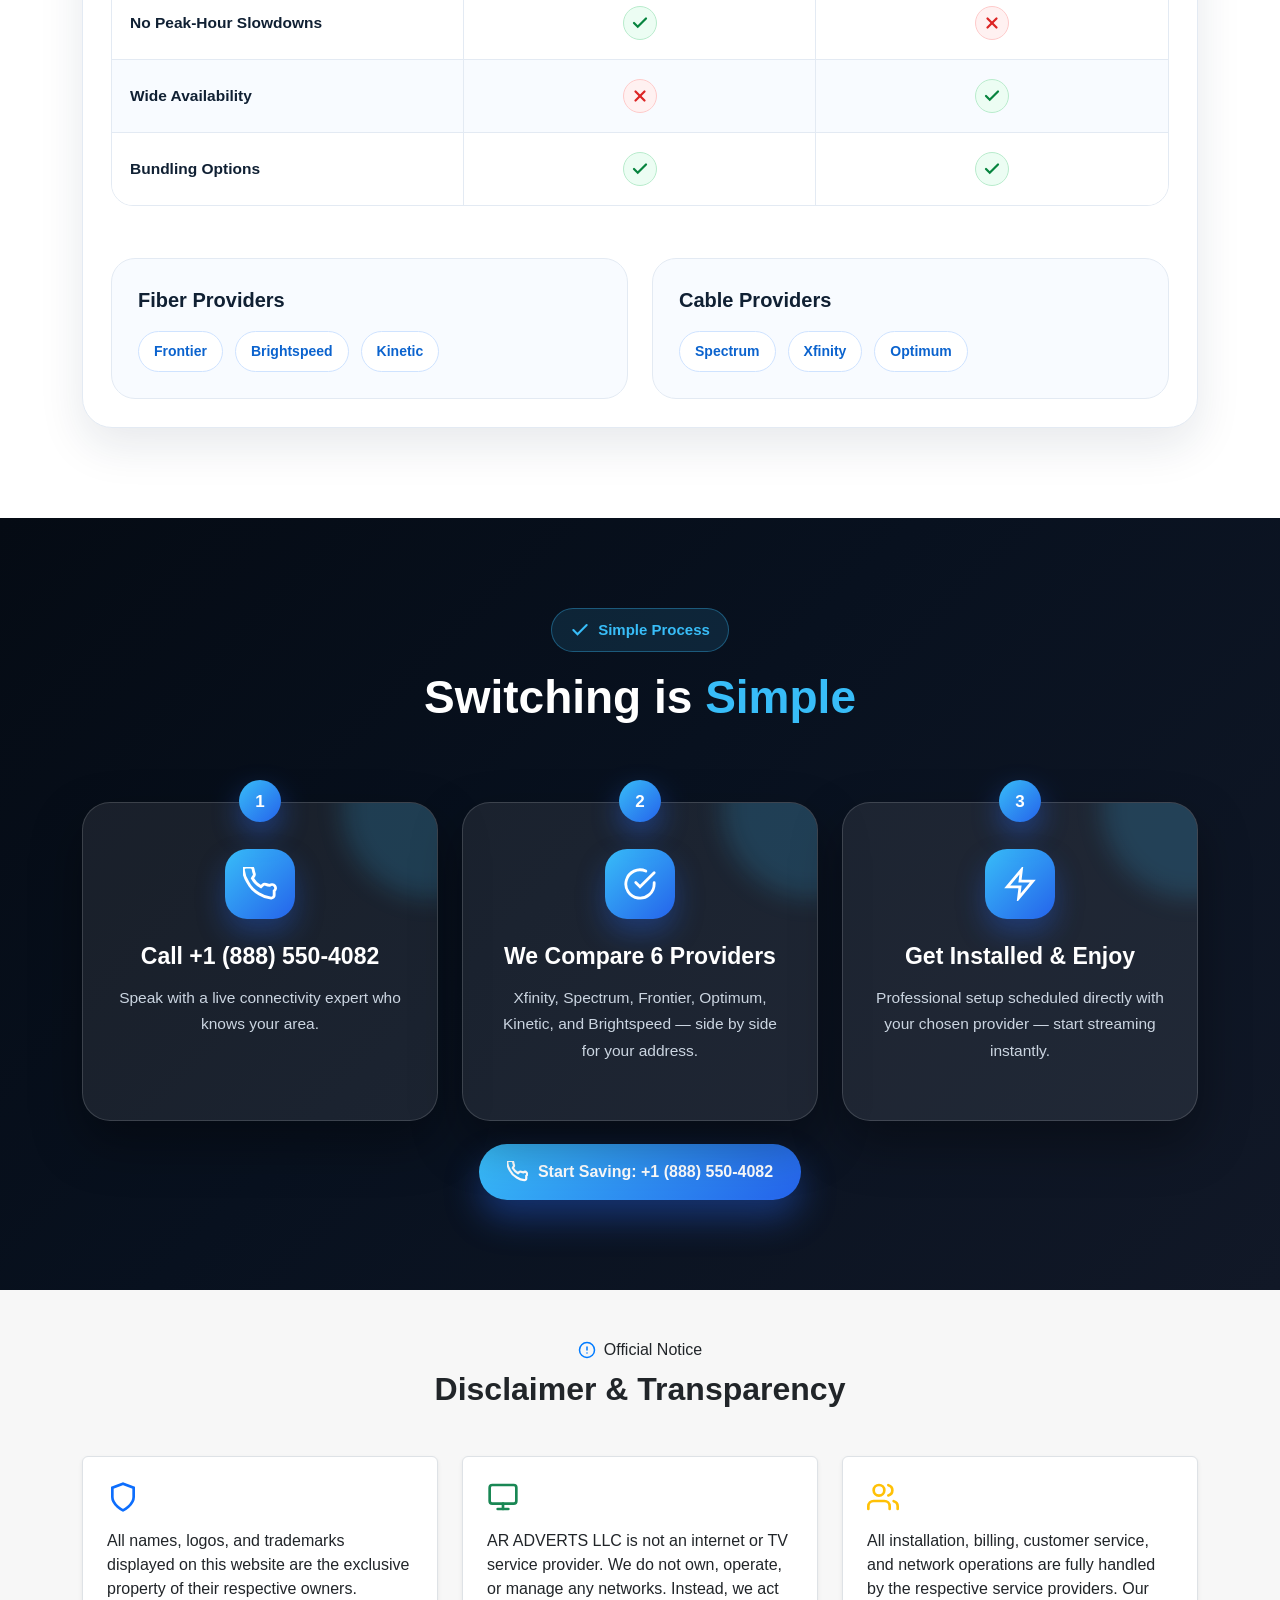
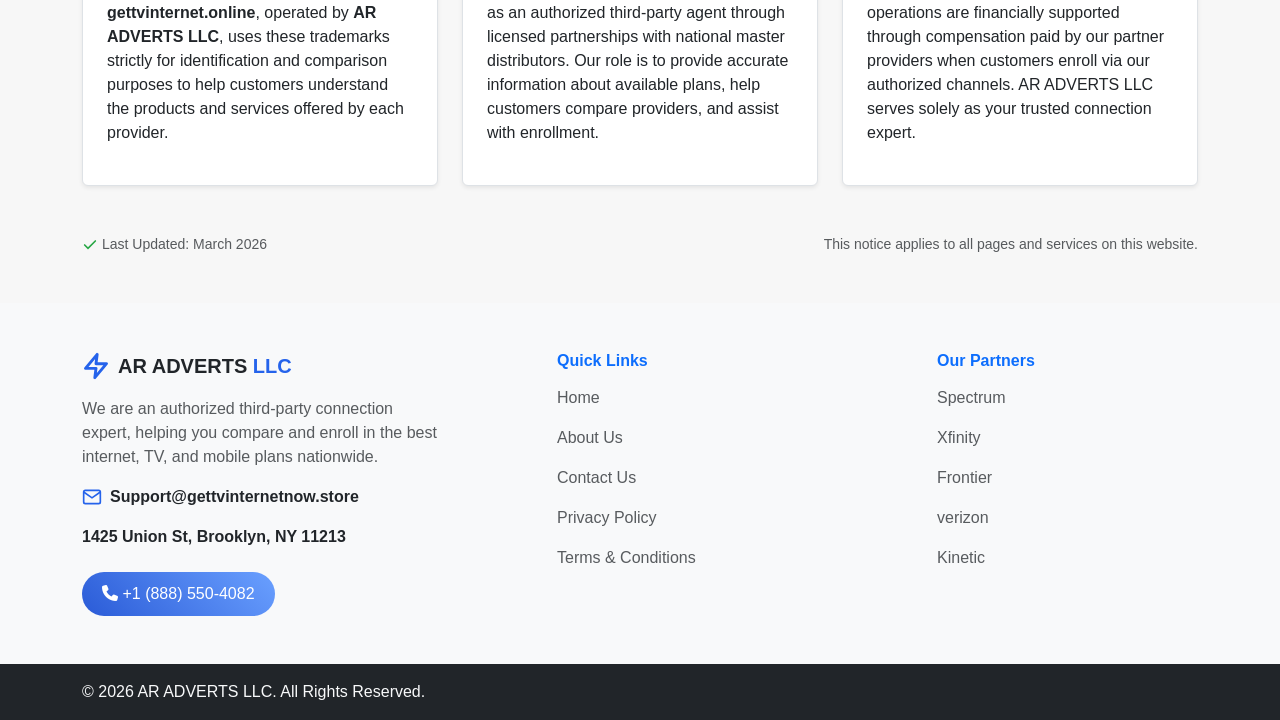
<file: internet.html>
<!DOCTYPE html>
<html lang="en">
<head>
    <meta charset="UTF-8">
    <meta name="viewport" content="width=device-width, initial-scale=1.0">
    <title>AR ADVERTS LLC</title>
<!-- Google tag (gtag.js) -->
<script async src="https://www.googletagmanager.com/gtag/js?id=AW-18141696121"></script>
<script>
  window.dataLayer = window.dataLayer || [];
  function gtag(){dataLayer.push(arguments);}
  gtag('js', new Date());

  gtag('config', 'AW-18141696121');
</script><!-- Event snippet for Click on call button conversion page
In your html page, add the snippet and call gtag_report_conversion when someone clicks on the chosen link or button. -->
<script>
function gtag_report_conversion(url) {
  var callback = function () {
    if (typeof(url) != 'undefined') {
      window.location = url;
    }
  };
  gtag('event', 'conversion', {
      'send_to': 'AW-18141696121/rLj6CM21tagcEPmg0cpD',
      'event_callback': callback
  });
  return false;
}
</script>
<!-- Google Tag Manager (noscript) -->
<noscript><iframe src="https://www.googletagmanager.com/ns.html?id=GTM-TQG388PW"
height="0" width="0" style="display:none;visibility:hidden"></iframe></noscript>
<!-- End Google Tag Manager (noscript) -->
<!-- Google Tag Manager -->
<script>(function(w,d,s,l,i){w[l]=w[l]||[];w[l].push({'gtm.start':
new Date().getTime(),event:'gtm.js'});var f=d.getElementsByTagName(s)[0],
j=d.createElement(s),dl=l!='dataLayer'?'&l='+l:'';j.async=true;j.src=
'https://www.googletagmanager.com/gtm.js?id='+i+dl;f.parentNode.insertBefore(j,f);
})(window,document,'script','dataLayer','GTM-TQG388PW');</script>
<!-- End Google Tag Manager -->
<script>
function gtag_report_conversion(url) {
  var callback = function () {
    if (typeof(url) != 'undefined') {
      window.location = url;
    }
  };
  gtag('event', 'conversion', {
      'send_to': 'AW-18141696121/JoPcCKj8gKgcEPmg0cpD',
      'value': 1.0,
      'currency': 'USD',
      'event_callback': callback
  });
  return false;
}
</script>
<!-- Event snippet for Page view conversion page
In your html page, add the snippet and call gtag_report_conversion when someone clicks on the chosen link or button. -->
<script>
function gtag_report_conversion(url) {
  var callback = function () {
    if (typeof(url) != 'undefined') {
      window.location = url;
    }
  };
  gtag('event', 'conversion', {
      'send_to': 'AW-18141696121/JoPcCKj8gKgcEPmg0cpD',
      'value': 1.0,
      'currency': 'USD',
      'event_callback': callback
  });
  return false;
}
</script>

    <!-- Bootstrap -->
    <link href="https://cdn.jsdelivr.net/npm/bootstrap@5.3.0/dist/css/bootstrap.min.css" rel="stylesheet">

    <!-- Font Awesome -->
    <link rel="stylesheet" href="https://cdnjs.cloudflare.com/ajax/libs/font-awesome/6.5.0/css/all.min.css">
<script src="https://cdn.jsdelivr.net/npm/@popperjs/core@2.11.8/dist/umd/popper.min.js" integrity="sha384-I7E8VVD/ismYTF4hNIPjVp/Zjvgyol6VFvRkX/vR+Vc4jQkC+hVqc2pM8ODewa9r" crossorigin="anonymous"></script>
<script src="https://cdn.jsdelivr.net/npm/bootstrap@5.3.8/dist/js/bootstrap.min.js" integrity="sha384-G/EV+4j2dNv+tEPo3++6LCgdCROaejBqfUeNjuKAiuXbjrxilcCdDz6ZAVfHWe1Y" crossorigin="anonymous"></script>
    <!-- Custom CSS -->
    <link rel="stylesheet" href="css/style.css">
    <link rel="stylesheet" href="css/cable.css">
    <link rel="stylesheet" href="css/internet.css">
</head>
<body>

<!-- Navbar -->
<!-- Overlay -->
<div id="popupOverlay" style="
  position: fixed;
  top: 0;
  left: 0;
  width: 100%;
  height: 100%;
  background: rgba(0,0,0,0.6);
  display: none;
  justify-content: center;
  align-items: center;
  z-index: 9999;
">

  <!-- Popup Box -->
  <div style="
    background: white;
    padding: 25px;
    border-radius: 12px;
    text-align: center;
    width: 300px;
    box-shadow: 0 5px 20px rgba(0,0,0,0.3);
    position: relative;
    font-family: Arial, sans-serif;
  ">

    <!-- Close Button -->
    <span onclick="closePopup()" style="
      position: absolute;
      top: 10px;
      right: 15px;
      cursor: pointer;
      font-size: 18px;
      font-weight: bold;
    ">✖️</span>

    <h3 style="margin-bottom: 10px;">Talk to an Expert!</h3>
    <p style="font-size: 14px; color: #555;">Call us now for quick support</p>

    <!-- Call Button -->
    <a href="tel:+18885504082" style="
      display: inline-block;
      margin-top: 15px;
      padding: 10px 20px;
      background: linear-gradient(45deg, #4facfe, #00c6ff);
      color: white;
      text-decoration: none;
      border-radius: 6px;
      font-weight: bold;
    ">
      📞 Call Now
    </a>

  </div>
</div>

<div class="fw-bold fs-5 py-2 text-center">
  “We are an independent authorized retailer and not the official website of any service provider.”
</div>

<!-- Navbar -->
 
<nav class="navbar navbar-expand-lg navbar-light bg-white py-2 shadow-sm sticky-top">
    <div class="container align-items-center">
        <a class="navbar-brand fw-bold" href="#"><img src="logo.jpeg" alt="" width="130px"></a>

        <button class="navbar-toggler" data-bs-toggle="collapse" data-bs-target="#nav">
            <span class="navbar-toggler-icon"></span>
        </button>

        <div class="collapse navbar-collapse" id="nav">
            <ul class="navbar-nav mx-auto">
                <li class="nav-item"><a class="nav-link" href="/">Home</a></li>
                <li class="nav-item"><a class="nav-link" href="cable.html">Cable</a></li>
                <li class="nav-item"><a class="nav-link" href="internet.html">Internet</a></li>
                <li class="nav-item dropdown">
  <a
    class="nav-link dropdown-toggle"
    href="#"
    id="servicesDropdown"
    role="button"
    data-bs-toggle="dropdown"
    aria-expanded="false"
  >
    Services
  </a>

  <ul class="dropdown-menu" aria-labelledby="servicesDropdown">
    <li><a class="dropdown-item" href="verizon.html">Verizon</a></li>
    <li><a class="dropdown-item" href="frontier.html">Frontier</a></li>
    <li><a class="dropdown-item" href="spectrum.html">Spectrum</a></li>
    <li><a class="dropdown-item" href="kinetic.html">Kinetic</a></li>
    <li><a class="dropdown-item" href="xfinity.html">Xfinity</a></li>
    <li><a class="dropdown-item" href="astound.html">Astound</a></li>
  </ul>
</li>
                <li class="nav-item"><a class="nav-link" href="contact.html">Contact Us</a></li>
                <li class="nav-item"><a class="nav-link" href="about.html">About Us</a></li>
            </ul>

            <a href="tel:+18885504082"  class="btn call-btn">
                <i class="fa fa-phone"></i> +1 (888) 550-4082
            </a>
        </div>
    </div>
</nav>

<!-- Hero Section -->
<section class="hero-section">
    <div class="container">
        <div class="row  justify-content-center align-items-center">

            <!-- Left Content -->
            <div class="col-lg-8 col-md-10 text-center">
                <span class="badge-custom">
                    <i class="fa fa-check"></i> Cable & TV Services
                </span>

                <h1>
                     
                     Experience <span>Next-Gen Connectivity </span>  with Speeds up to 1 GIG.<br>
                    
                </h1>

                <p>
                  Stay connected with lightning-fast internet perfect for seamless 4K streaming, pro-level gaming, and lag-free remote work.
                </p>

                <a href="tel:+18885504082"  class="btn main-btn">
                    <i class="fa fa-phone"></i> Check Availability: +1 (888) 550-4082
                </a>

                <!-- Features -->
                <!-- <div class="features mt-4">
                    <span><i class="fa fa-shield-alt"></i> Verified & Secure</span>
                    <span><i class="fa fa-clock"></i> Instant Comparison</span>
                    <span><i class="fa fa-users"></i> 10,000+ Connected</span>
                </div> -->
            </div>

       

        </div>
    </div>
</section>


  <section class="int-speed">
  <div class="container int-ctr">

    <div class="int-sh text-center">
      <div class="int-badge mx-auto">
        <svg viewBox="0 0 24 24" fill="none" stroke="currentColor" stroke-width="2.5" stroke-linecap="round">
          <polyline points="22 12 18 12 15 21 9 3 6 12 2 12"></polyline>
        </svg>
        Speed Guide
      </div>

      <h2 class="int-sec-h">
        Which Speed is <span>Right for You?</span>
      </h2>
    </div>

    <div class="row g-4 int-bento">

      <div class="col-lg-4 col-md-6 col-sm-12">
        <div class="int-bento-card int-b1 int-a int-v" style="animation-delay: 0s;">

          <div class="int-sp-top">

            <div>
              <div class="int-sp-num">300</div>
              <span class="int-sp-unit">Mbps</span>
            </div>

            <div class="int-sp-ic">
              <svg viewBox="0 0 24 24" fill="none" stroke="currentColor" stroke-width="2" stroke-linecap="round">
                <circle cx="12" cy="12" r="10"></circle>
                <path d="M2 12h20"></path>
                <path d="M12 2a15.3 15.3 0 014 10 15.3 15.3 0 01-4 10 15.3 15.3 0 01-4-10 15.3 15.3 0 014-10z"></path>
              </svg>
            </div>

          </div>

          <h3 class="int-sp-h">Perfect for Casual Browsing</h3>

          <p class="int-sp-d">
            Ideal for everyday internet usage with a few lightly connected devices.
          </p>

          <div class="int-sp-tags">
            <span class="int-sp-tag">2-3 Devices</span>
            <span class="int-sp-tag">Social Media</span>
            <span class="int-sp-tag">SD Streaming</span>
          </div>

        </div>
      </div>

      <div class="col-lg-4 col-md-6 col-sm-12">
        <div class="int-bento-card int-b2 int-a int-v" style="animation-delay: 0.12s;">

          <div class="int-sp-top">

            <div>
              <div class="int-sp-num">500</div>
              <span class="int-sp-unit">Mbps</span>
            </div>

            <div class="int-sp-ic">
              <svg viewBox="0 0 24 24" fill="none" stroke="currentColor" stroke-width="2" stroke-linecap="round">
                <path d="M17 21v-2a4 4 0 00-4-4H5a4 4 0 00-4 4v2"></path>
                <circle cx="9" cy="7" r="4"></circle>
                <path d="M23 21v-2a4 4 0 00-3-3.87"></path>
                <path d="M16 3.13a4 4 0 010 7.75"></path>
              </svg>
            </div>

          </div>

          <h3 class="int-sp-h">Built for Modern Families</h3>

          <p class="int-sp-d">
            Stream, work, and play simultaneously without any slowdowns.
          </p>

          <div class="int-sp-tags">
            <span class="int-sp-tag">5-8 Devices</span>
            <span class="int-sp-tag">HD Streaming</span>
            <span class="int-sp-tag">WFH Ready</span>
          </div>

        </div>
      </div>

      <div class="col-lg-4 col-md-12 col-sm-12">
        <div class="int-bento-card int-b3 int-a int-v" style="animation-delay: 0.24s;">

          <div class="int-sp-top">

            <div>
              <div class="int-sp-num">1 GIG</div>
              <span class="int-sp-unit">Speed</span>
            </div>

            <div class="int-sp-ic">
              <svg viewBox="0 0 24 24" fill="none" stroke="currentColor" stroke-width="2" stroke-linecap="round">
                <polygon points="13 2 3 14 12 14 11 22 21 10 12 10 13 2"></polygon>
              </svg>
            </div>

          </div>

          <h3 class="int-sp-h">Ultimate Power User</h3>

          <p class="int-sp-d">
            Maximum performance for data-heavy households and gamers.
          </p>

          <div class="int-sp-tags">
            <span class="int-sp-tag">10+ Devices</span>
            <span class="int-sp-tag">4K/8K Streaming</span>
            <span class="int-sp-tag">Gaming</span>
          </div>

        </div>
      </div>

    </div>

  </div>
</section>

<section class="sain-plans-white" style="background: linear-gradient(160deg,#eef4ff,#e0ebff,#f0f5ff);">
  <div class="container sain-ctr">

    <div class="sain-sh text-center">
      <div class="sain-badge mx-auto">
        <svg viewBox="0 0 24 24" fill="none" stroke="currentColor" stroke-width="2.5" stroke-linecap="round">
          <path d="M20.59 13.41l-7.17 7.17a2 2 0 01-2.83 0L2 12V2h10l8.59 8.59a2 2 0 010 2.82z"></path>
          <line x1="7" y1="7" x2="7.01" y2="7"></line>
        </svg>
        Internet Plans
      </div>

      <h2 class="sain-sec-h">
        Choose Your <span>Speed Tier</span>
      </h2>
    </div>

    <div class="sain-pl-stack">

      <!-- Plan 1 -->
      <div class="sain-pc sain-a sain-v" style="animation-delay: 0s;">

        <div class="row align-items-center g-4">

          <div class="col-lg-3 col-md-12">
            <div class="sain-pc-left">
              <span class="sain-pc-tier">Basic</span>

              <h3 class="sain-pc-name">Fast Start</h3>

              <div class="sain-pc-row">
                <span class="sain-pc-price">$39<small>.99</small></span>
                <span class="sain-pc-per">/mo</span>
              </div>

              <span class="sain-pc-promo">
                <svg viewBox="0 0 24 24" fill="none" stroke="currentColor" stroke-width="2.5" stroke-linecap="round">
                  <polyline points="20 6 9 17 4 12"></polyline>
                </svg>
                Promo
              </span>
            </div>
          </div>

          <div class="col-lg-6 col-md-12">
            <div class="sain-pc-mid">
              <span class="sain-pc-feat">
                <svg viewBox="0 0 24 24" fill="none" stroke="currentColor" stroke-width="3" stroke-linecap="round">
                  <polyline points="20 6 9 17 4 12"></polyline>
                </svg>
                No Data Caps
              </span>

              <span class="sain-pc-feat">
                <svg viewBox="0 0 24 24" fill="none" stroke="currentColor" stroke-width="3" stroke-linecap="round">
                  <polyline points="20 6 9 17 4 12"></polyline>
                </svg>
                Free Router
              </span>
            </div>
          </div>

          <div class="col-lg-3 col-md-12">
            <div class="sain-pc-right">
              <a href="tel:+18885504082" class="sain-btn">
                <svg viewBox="0 0 24 24" fill="none" stroke="currentColor" stroke-width="2.5" stroke-linecap="round">
                  <path d="M22 16.92v3a2 2 0 01-2.18 2 19.8 19.8 0 01-8.63-3.07A19.5 19.5 0 013.25 10.5 19.8 19.8 0 01.22 1.9 2 2 0 012.18 0h3a2 2 0 012 1.72 12.84 12.84 0 00.7 2.81 2 2 0 01-.45 2.11L6.61 7.91a16 16 0 006.06 6.06l1.27-1.27a2 2 0 012.11-.45 12.84 12.84 0 002.81.7A2 2 0 0122 16.92z"></path>
                </svg>
                (866) 314-7409
              </a>
            </div>
          </div>

        </div>

      </div>

      <!-- Plan 2 -->
      <div class="sain-pc sain-pop sain-a sain-v" style="animation-delay: 0.12s;">

        <span class="sain-pop-tag">Most Popular</span>

        <div class="row align-items-center g-4">

          <div class="col-lg-3 col-md-12">
            <div class="sain-pc-left">
              <span class="sain-pc-tier">Recommended</span>

              <h3 class="sain-pc-name">Pro Speed</h3>

              <div class="sain-pc-row">
                <span class="sain-pc-price">$59<small>.99</small></span>
                <span class="sain-pc-per">/mo</span>
              </div>

              <span class="sain-pc-promo">
                <svg viewBox="0 0 24 24" fill="none" stroke="currentColor" stroke-width="2.5" stroke-linecap="round">
                  <polyline points="20 6 9 17 4 12"></polyline>
                </svg>
                Promo
              </span>
            </div>
          </div>

          <div class="col-lg-6 col-md-12">
            <div class="sain-pc-mid">
              <span class="sain-pc-feat">
                <svg viewBox="0 0 24 24" fill="none" stroke="currentColor" stroke-width="3" stroke-linecap="round">
                  <polyline points="20 6 9 17 4 12"></polyline>
                </svg>
                Equal Up/Down
              </span>

              <span class="sain-pc-feat">
                <svg viewBox="0 0 24 24" fill="none" stroke="currentColor" stroke-width="3" stroke-linecap="round">
                  <polyline points="20 6 9 17 4 12"></polyline>
                </svg>
                24/7 Support
              </span>
            </div>
          </div>

          <div class="col-lg-3 col-md-12">
            <div class="sain-pc-right">
              <a href="tel:+18885504082" class="sain-btn">
                <svg viewBox="0 0 24 24" fill="none" stroke="currentColor" stroke-width="2.5" stroke-linecap="round">
                  <path d="M22 16.92v3a2 2 0 01-2.18 2 19.8 19.8 0 01-8.63-3.07A19.5 19.5 0 013.25 10.5 19.8 19.8 0 01.22 1.9 2 2 0 012.18 0h3a2 2 0 012 1.72 12.84 12.84 0 00.7 2.81 2 2 0 01-.45 2.11L6.61 7.91a16 16 0 006.06 6.06l1.27-1.27a2 2 0 012.11-.45 12.84 12.84 0 002.81.7A2 2 0 0122 16.92z"></path>
                </svg>
                (866) 314-7409
              </a>
            </div>
          </div>

        </div>

      </div>

      <!-- Plan 3 -->
      <div class="sain-pc sain-a sain-v" style="animation-delay: 0.24s;">

        <div class="row align-items-center g-4">

          <div class="col-lg-3 col-md-12">
            <div class="sain-pc-left">
              <span class="sain-pc-tier">Ultimate</span>

              <h3 class="sain-pc-name">GIG Power</h3>

              <div class="sain-pc-row">
                <span class="sain-pc-price">$89<small>.99</small></span>
                <span class="sain-pc-per">/mo</span>
              </div>

              <span class="sain-pc-promo">
                <svg viewBox="0 0 24 24" fill="none" stroke="currentColor" stroke-width="2.5" stroke-linecap="round">
                  <polyline points="20 6 9 17 4 12"></polyline>
                </svg>
                Promo
              </span>
            </div>
          </div>

          <div class="col-lg-6 col-md-12">
            <div class="sain-pc-mid">
              <span class="sain-pc-feat">
                <svg viewBox="0 0 24 24" fill="none" stroke="currentColor" stroke-width="3" stroke-linecap="round">
                  <polyline points="20 6 9 17 4 12"></polyline>
                </svg>
                Whole-Home WiFi
              </span>

              <span class="sain-pc-feat">
                <svg viewBox="0 0 24 24" fill="none" stroke="currentColor" stroke-width="3" stroke-linecap="round">
                  <polyline points="20 6 9 17 4 12"></polyline>
                </svg>
                No Contracts
              </span>

              <span class="sain-pc-feat">
                <svg viewBox="0 0 24 24" fill="none" stroke="currentColor" stroke-width="3" stroke-linecap="round">
                  <polyline points="20 6 9 17 4 12"></polyline>
                </svg>
                Pro Install
              </span>
            </div>
          </div>

          <div class="col-lg-3 col-md-12">
            <div class="sain-pc-right">
              <a href="tel:+18885504082" class="sain-btn">
                <svg viewBox="0 0 24 24" fill="none" stroke="currentColor" stroke-width="2.5" stroke-linecap="round">
                  <path d="M22 16.92v3a2 2 0 01-2.18 2 19.8 19.8 0 01-8.63-3.07A19.5 19.5 0 013.25 10.5 19.8 19.8 0 01.22 1.9 2 2 0 012.18 0h3a2 2 0 012 1.72 12.84 12.84 0 00.7 2.81 2 2 0 01-.45 2.11L6.61 7.91a16 16 0 006.06 6.06l1.27-1.27a2 2 0 012.11-.45 12.84 12.84 0 002.81.7A2 2 0 0122 16.92z"></path>
                </svg>
                (866) 314-7409
              </a>
            </div>
          </div>

        </div>

      </div>

    </div>

  </div>
</section>

<section class="sain-compare sain-compare-white">
  <div class="container sain-ctr">

    <div class="sain-sh text-center">
      <div class="sain-badge mx-auto">
        <svg viewBox="0 0 24 24" fill="none" stroke="currentColor" stroke-width="2.5" stroke-linecap="round">
          <path d="M22 11.08V12a10 10 0 11-5.93-9.14"></path>
          <polyline points="22 4 12 14.01 9 11.01"></polyline>
        </svg>
        Know the Difference
      </div>

      <h2 class="sain-sec-h">
        Fiber Optic vs. <span>Traditional Cable</span>
      </h2>
    </div>

    <div class="sain-cmp-table sain-a sain-v" style="animation-delay: 0s;">

      <div class="table-responsive sain-cmp-scroll">

        <div class="sain-cmp-inner">

          <div class="row g-0 sain-cmp-head">
            <div class="col-4 sain-cmp-th">Feature</div>
            <div class="col-4 sain-cmp-th">⚡ Fiber Optic</div>
            <div class="col-4 sain-cmp-th">📡 Cable</div>
          </div>

          <div class="row g-0 sain-cmp-row">
            <div class="col-4 sain-cmp-td">Equal Upload &amp; Download</div>
            <div class="col-4 sain-cmp-td">
              <span class="sain-cmp-icon yes">
                <svg viewBox="0 0 24 24" fill="none" stroke="currentColor" stroke-width="3" stroke-linecap="round">
                  <polyline points="20 6 9 17 4 12"></polyline>
                </svg>
              </span>
            </div>
            <div class="col-4 sain-cmp-td">
              <span class="sain-cmp-icon no">
                <svg viewBox="0 0 24 24" fill="none" stroke="currentColor" stroke-width="3" stroke-linecap="round">
                  <line x1="18" y1="6" x2="6" y2="18"></line>
                  <line x1="6" y1="6" x2="18" y2="18"></line>
                </svg>
              </span>
            </div>
          </div>

          <div class="row g-0 sain-cmp-row">
            <div class="col-4 sain-cmp-td">Ultra-Low Latency</div>
            <div class="col-4 sain-cmp-td">
              <span class="sain-cmp-icon yes">
                <svg viewBox="0 0 24 24" fill="none" stroke="currentColor" stroke-width="3" stroke-linecap="round">
                  <polyline points="20 6 9 17 4 12"></polyline>
                </svg>
              </span>
            </div>
            <div class="col-4 sain-cmp-td">
              <span class="sain-cmp-icon no">
                <svg viewBox="0 0 24 24" fill="none" stroke="currentColor" stroke-width="3" stroke-linecap="round">
                  <line x1="18" y1="6" x2="6" y2="18"></line>
                  <line x1="6" y1="6" x2="18" y2="18"></line>
                </svg>
              </span>
            </div>
          </div>

          <div class="row g-0 sain-cmp-row">
            <div class="col-4 sain-cmp-td">No Peak-Hour Slowdowns</div>
            <div class="col-4 sain-cmp-td">
              <span class="sain-cmp-icon yes">
                <svg viewBox="0 0 24 24" fill="none" stroke="currentColor" stroke-width="3" stroke-linecap="round">
                  <polyline points="20 6 9 17 4 12"></polyline>
                </svg>
              </span>
            </div>
            <div class="col-4 sain-cmp-td">
              <span class="sain-cmp-icon no">
                <svg viewBox="0 0 24 24" fill="none" stroke="currentColor" stroke-width="3" stroke-linecap="round">
                  <line x1="18" y1="6" x2="6" y2="18"></line>
                  <line x1="6" y1="6" x2="18" y2="18"></line>
                </svg>
              </span>
            </div>
          </div>

          <div class="row g-0 sain-cmp-row">
            <div class="col-4 sain-cmp-td">Wide Availability</div>
            <div class="col-4 sain-cmp-td">
              <span class="sain-cmp-icon no">
                <svg viewBox="0 0 24 24" fill="none" stroke="currentColor" stroke-width="3" stroke-linecap="round">
                  <line x1="18" y1="6" x2="6" y2="18"></line>
                  <line x1="6" y1="6" x2="18" y2="18"></line>
                </svg>
              </span>
            </div>
            <div class="col-4 sain-cmp-td">
              <span class="sain-cmp-icon yes">
                <svg viewBox="0 0 24 24" fill="none" stroke="currentColor" stroke-width="3" stroke-linecap="round">
                  <polyline points="20 6 9 17 4 12"></polyline>
                </svg>
              </span>
            </div>
          </div>

          <div class="row g-0 sain-cmp-row">
            <div class="col-4 sain-cmp-td">Bundling Options</div>
            <div class="col-4 sain-cmp-td">
              <span class="sain-cmp-icon yes">
                <svg viewBox="0 0 24 24" fill="none" stroke="currentColor" stroke-width="3" stroke-linecap="round">
                  <polyline points="20 6 9 17 4 12"></polyline>
                </svg>
              </span>
            </div>
            <div class="col-4 sain-cmp-td">
              <span class="sain-cmp-icon yes">
                <svg viewBox="0 0 24 24" fill="none" stroke="currentColor" stroke-width="3" stroke-linecap="round">
                  <polyline points="20 6 9 17 4 12"></polyline>
                </svg>
              </span>
            </div>
          </div>

        </div>

      </div>

      <div class="row g-4 sain-cmp-provs">

        <div class="col-lg-6 col-md-6 col-12">
          <div class="sain-cmp-prov-col">
            <div class="sain-cmp-prov-h">Fiber Providers</div>
            <div class="sain-cmp-prov-list">
              <span class="sain-cmp-prov">Frontier</span>
              <span class="sain-cmp-prov">Brightspeed</span>
              <span class="sain-cmp-prov">Kinetic</span>
            </div>
          </div>
        </div>

        <div class="col-lg-6 col-md-6 col-12">
          <div class="sain-cmp-prov-col">
            <div class="sain-cmp-prov-h">Cable Providers</div>
            <div class="sain-cmp-prov-list">
              <span class="sain-cmp-prov">Spectrum</span>
              <span class="sain-cmp-prov">Xfinity</span>
              <span class="sain-cmp-prov">Optimum</span>
            </div>
          </div>
        </div>

      </div>

    </div>

  </div>
</section>



<section class="sain-switch-dark">
  <div class="container sain-ctr">

    <div class="sain-sh text-center">
      <div class="sain-badge mx-auto">
        <svg viewBox="0 0 24 24" fill="none" stroke="currentColor" stroke-width="2.5" stroke-linecap="round">
          <polyline points="20 6 9 17 4 12"></polyline>
        </svg>
        Simple Process
      </div>

      <h2 class="sain-sec-h">
        Switching is <span>Simple</span>
      </h2>
    </div>

    <div class="row g-4 justify-content-center sain-tl">

      <div class="col-lg-4 col-md-6 col-12">
        <div class="sain-tl-item sain-a sain-v" style="animation-delay: 0s;">
          <div class="sain-tl-dot">1</div>

          <div class="sain-tl-card">
            <div class="sain-tl-ic">
              <svg viewBox="0 0 24 24" fill="none" stroke="currentColor" stroke-width="2" stroke-linecap="round">
                <path d="M22 16.92v3a2 2 0 01-2.18 2 19.8 19.8 0 01-8.63-3.07A19.5 19.5 0 013.25 10.5 19.8 19.8 0 01.22 1.9 2 2 0 012.18 0h3a2 2 0 012 1.72 12.84 12.84 0 00.7 2.81 2 2 0 01-.45 2.11L6.61 7.91a16 16 0 006.06 6.06l1.27-1.27a2 2 0 012.11-.45 12.84 12.84 0 002.81.7A2 2 0 0122 16.92z"></path>
              </svg>
            </div>

            <h3 class="sain-tl-t">Call +1 (888) 550-4082</h3>

            <p class="sain-tl-d">
              Speak with a live connectivity expert who knows your area.
            </p>
          </div>
        </div>
      </div>

      <div class="col-lg-4 col-md-6 col-12">
        <div class="sain-tl-item sain-a sain-v" style="animation-delay: 0.12s;">
          <div class="sain-tl-dot">2</div>

          <div class="sain-tl-card">
            <div class="sain-tl-ic">
              <svg viewBox="0 0 24 24" fill="none" stroke="currentColor" stroke-width="2" stroke-linecap="round">
                <path d="M22 11.08V12a10 10 0 11-5.93-9.14"></path>
                <polyline points="22 4 12 14.01 9 11.01"></polyline>
              </svg>
            </div>

            <h3 class="sain-tl-t">We Compare 6 Providers</h3>

            <p class="sain-tl-d">
              Xfinity, Spectrum, Frontier, Optimum, Kinetic, and Brightspeed — side by side for your address.
            </p>
          </div>
        </div>
      </div>

      <div class="col-lg-4 col-md-6 col-12">
        <div class="sain-tl-item sain-a sain-v" style="animation-delay: 0.24s;">
          <div class="sain-tl-dot">3</div>

          <div class="sain-tl-card">
            <div class="sain-tl-ic">
              <svg viewBox="0 0 24 24" fill="none" stroke="currentColor" stroke-width="2" stroke-linecap="round">
                <polygon points="13 2 3 14 12 14 11 22 21 10 12 10 13 2"></polygon>
              </svg>
            </div>

            <h3 class="sain-tl-t">Get Installed &amp; Enjoy</h3>

            <p class="sain-tl-d">
              Professional setup scheduled directly with your chosen provider — start streaming instantly.
            </p>
          </div>
        </div>
      </div>

    </div>

    <div class="sain-sw-cta-wrap text-center">
      <a href="tel:+18885504082" class="sain-btn sain-sw-cta">
        <svg viewBox="0 0 24 24" fill="none" stroke="currentColor" stroke-width="2.5" stroke-linecap="round">
          <path d="M22 16.92v3a2 2 0 01-2.18 2 19.8 19.8 0 01-8.63-3.07A19.5 19.5 0 013.25 10.5 19.8 19.8 0 01.22 1.9 2 2 0 012.18 0h3a2 2 0 012 1.72 12.84 12.84 0 00.7 2.81 2 2 0 01-.45 2.11L6.61 7.91a16 16 0 006.06 6.06l1.27-1.27a2 2 0 012.11-.45 12.84 12.84 0 002.81.7A2 2 0 0122 16.92z"></path>
        </svg>
        Start Saving: +1 (888) 550-4082
      </a>
    </div>

  </div>
</section>






<section class="saa-disc py-5 position-relative">
  <div class="saa-disc-bg position-absolute w-100 h-100"></div>
  <div class="container position-relative">

    <!-- Header -->
    <div class="saa-disc-hdr text-center mb-5">
      <span class="saa-disc-tag d-inline-flex align-items-center mb-2">
        <svg xmlns="http://www.w3.org/2000/svg" viewBox="0 0 24 24" fill="none" stroke="currentColor" stroke-width="2" width="18" height="18" stroke-linecap="round">
          <circle cx="12" cy="12" r="10"></circle>
          <line x1="12" y1="8" x2="12" y2="12"></line>
          <line x1="12" y1="16" x2="12.01" y2="16"></line>
        </svg>
        <span class="ms-2">Official Notice</span>
      </span>
      <h2 class="saa-disc-title fw-bold">Disclaimer &amp; Transparency</h2>
    </div>

    <!-- Cards -->
    <div class="row g-4 saa-disc-grid">

      <!-- Card 1 -->
      <div class="col-md-4">
        <div class="saa-disc-card p-4 h-100 border rounded shadow-sm">
          <div class="saa-disc-icon mb-3 text-primary">
            <svg xmlns="http://www.w3.org/2000/svg" viewBox="0 0 24 24" fill="none" stroke="currentColor" stroke-width="2" stroke-linecap="round" width="32" height="32">
              <path d="M12 22s8-4 8-10V5l-8-3-8 3v7c0 6 8 10 8 10z"></path>
            </svg>
          </div>
          <p>All names, logos, and trademarks displayed on this website are the exclusive property of their respective owners. <span class="fw-semibold">gettvinternet.online</span>, operated by <span class="fw-semibold">AR ADVERTS LLC</span>, uses these trademarks strictly for identification and comparison purposes to help customers understand the products and services offered by each provider.</p>
        </div>
      </div>

      <!-- Card 2 -->
      <div class="col-md-4">
        <div class="saa-disc-card p-4 h-100 border rounded shadow-sm">
          <div class="saa-disc-icon mb-3 text-success">
            <svg xmlns="http://www.w3.org/2000/svg" viewBox="0 0 24 24" fill="none" stroke="currentColor" stroke-width="2" stroke-linecap="round" width="32" height="32">
              <rect x="2" y="3" width="20" height="14" rx="2" ry="2"></rect>
              <line x1="8" y1="21" x2="16" y2="21"></line>
              <line x1="12" y1="17" x2="12" y2="21"></line>
            </svg>
          </div>
          <p>AR ADVERTS LLC is not an internet or TV service provider. We do not own, operate, or manage any networks. Instead, we act as an authorized third-party agent through licensed partnerships with national master distributors. Our role is to provide accurate information about available plans, help customers compare providers, and assist with enrollment.</p>
        </div>
      </div>

      <!-- Card 3 -->
      <div class="col-md-4">
        <div class="saa-disc-card p-4 h-100 border rounded shadow-sm">
          <div class="saa-disc-icon mb-3 text-warning">
            <svg xmlns="http://www.w3.org/2000/svg" viewBox="0 0 24 24" fill="none" stroke="currentColor" stroke-width="2" stroke-linecap="round" width="32" height="32">
              <path d="M17 21v-2a4 4 0 00-4-4H5a4 4 0 00-4 4v2"></path>
              <circle cx="9" cy="7" r="4"></circle>
              <path d="M23 21v-2a4 4 0 00-3-3.87"></path>
              <path d="M16 3.13a4 4 0 010 7.75"></path>
            </svg>
          </div>
          <p>All installation, billing, customer service, and network operations are fully handled by the respective service providers. Our operations are financially supported through compensation paid by our partner providers when customers enroll via our authorized channels. AR ADVERTS LLC serves solely as your trusted connection expert.</p>
        </div>
      </div>

    </div>

    <!-- Footer -->
    <div class="saa-disc-footer mt-5 d-flex flex-column flex-md-row justify-content-between align-items-center text-muted small">
      <span class="d-flex align-items-center mb-2 mb-md-0">
        <svg xmlns="http://www.w3.org/2000/svg" viewBox="0 0 24 24" fill="none" stroke="currentColor" stroke-width="2.5" width="16" height="16" stroke-linecap="round">
          <polyline points="20 6 9 17 4 12"></polyline>
        </svg>
        <span class="ms-1">Last Updated: March 2026</span>
      </span>
      <span>This notice applies to all pages and services on this website.</span>
    </div>

  </div>
</section>

<!-- Bootstrap JS -->
<footer class="saa-ft bg-light pt-5">
  <div class="container">
    <div class="row justify-content-between">

       <!-- Left Column: Brand & Contact -->
      <div class="col-md-4 mb-4 mb-md-0">
        <div class="d-flex align-items-center mb-3">
          <svg viewBox="0 0 24 24" fill="none" stroke="#2563eb" stroke-width="2.5" width="28" height="28" stroke-linecap="round" stroke-linejoin="round" class="me-2">
            <polygon points="13 2 3 14 12 14 11 22 21 10 12 10 13 2"></polygon>
          </svg>
          <span class="fs-5 fw-bold text-dark">AR ADVERTS  <span class="fs-5 fw-bold">LLC</span></span>
        </div>
        <p class="text-muted">We are an authorized third-party connection expert, helping you compare and enroll in the best internet, TV, and mobile plans nationwide.</p>
        
        <!-- Email -->
        <div class="d-flex align-items-center mt-3 mb-2">
          <svg viewBox="0 0 24 24" fill="none" stroke="#2563eb" stroke-width="2" width="20" height="20" class="me-2">
            <path d="M4 4h16c1.1 0 2 .9 2 2v12c0 1.1-.9 2-2 2H4c-1.1 0-2-.9-2-2V6c0-1.1.9-2 2-2z"></path>
            <polyline points="22,6 12,13 2,6"></polyline>
          </svg>
          <a href="mailto:Support@gettvinternetnow.store" class="text-dark fw-semibold text-decoration-none">Support@gettvinternetnow.store</a>
        </div>

        <div class="d-flex align-items-center mt-3 mb-2">
          <a  class="text-dark fw-semibold text-decoration-none">1425 Union St, Brooklyn, NY 11213</a>
        </div>

        <!-- Phone CTA -->
        <a href="tel:+18885504082" class="saa-srv-cta">
            <i class="fa fa-phone"></i> +1 (888) 550-4082
          </a>
      </div>

      <!-- Middle Column: Quick Links -->
      <div class="col-md-3 mb-4 mb-md-0">
        <h6 class="fw-bold mb-3 text-primary">Quick Links</h6>
        <ul class="list-unstyled text-muted">
          <li class="mb-3"><a href="/" class="text-decoration-none text-muted">Home</a></li>
          <li class="mb-3"><a href="about.html" class="text-decoration-none text-muted">About Us</a></li>
          <li class="mb-3"><a href="contact.html" class="text-decoration-none text-muted">Contact Us</a></li>
          <li class="mb-3"><a href="privacy.html" class="text-decoration-none text-muted">Privacy Policy</a></li>
          <li><a href="terms.html" class="text-decoration-none text-muted">Terms &amp; Conditions</a></li>
        </ul>
      </div>

      <!-- Right Column: Our Partners -->
      <div class="col-md-3">
        <h6 class="fw-bold mb-3 text-primary">Our Partners</h6>
        <ul class="list-unstyled text-muted">
          <li class="mb-3"><a href="spectrum.html" class="text-decoration-none text-muted">Spectrum</a></li>
          <li class="mb-3"><a href="xfinity.html" class="text-decoration-none text-muted">Xfinity</a></li>
          <li class="mb-3"><a href="frontier.html" class="text-decoration-none text-muted">Frontier</a></li>
          <li class="mb-3"><a href="verizon.html" class="text-decoration-none text-muted">verizon</a></li>
          <li class="mb-3"><a href="kinetic.html" class="text-decoration-none text-muted">Kinetic</a></li>
        </ul>
      </div>

    </div>
  </div>

  <!-- Bottom Dark Bar -->
  <div class="bg-dark text-light py-3 mt-5">
    <div class="container d-flex flex-column flex-md-row justify-content-between align-items-center">
      <div>© 2026 AR ADVERTS LLC. All Rights Reserved.</div>
      
    </div>
  </div>
</footer>
<script src="script.js"></script>
</body>
</html>
</file>
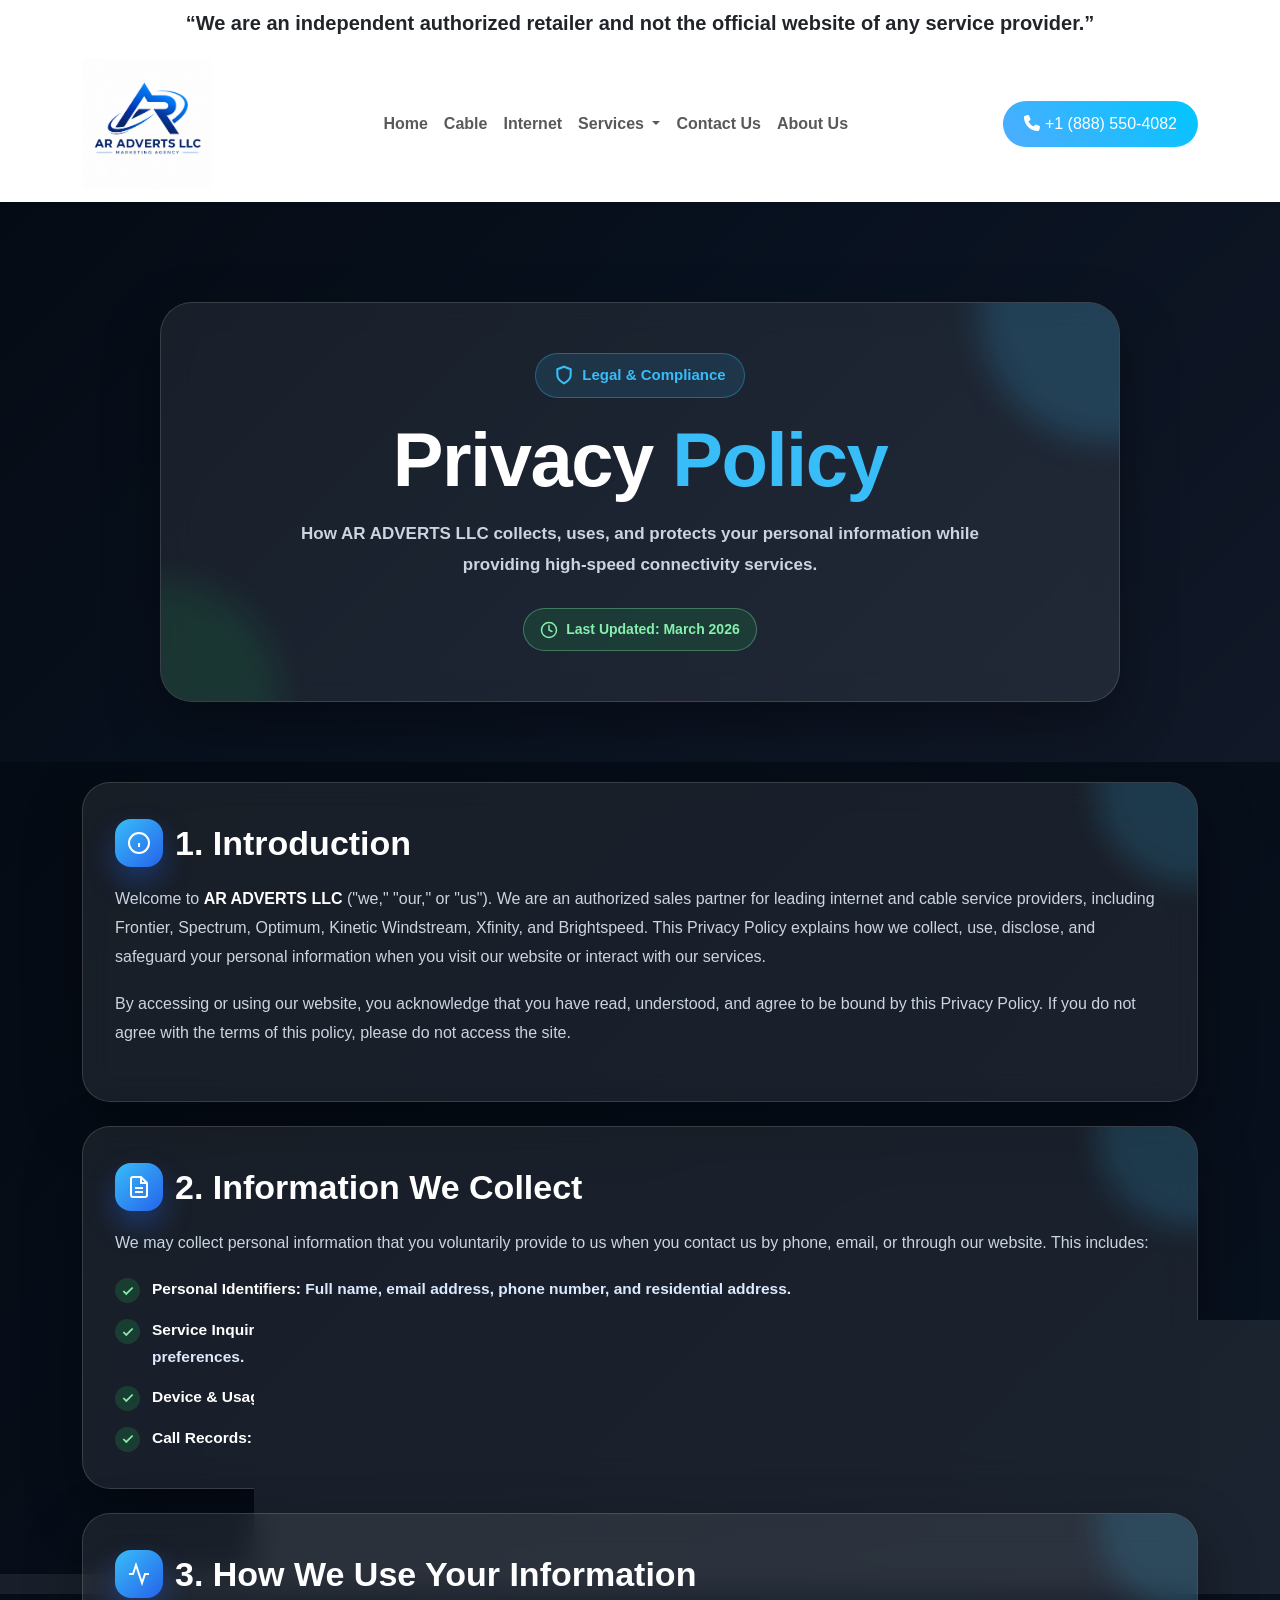
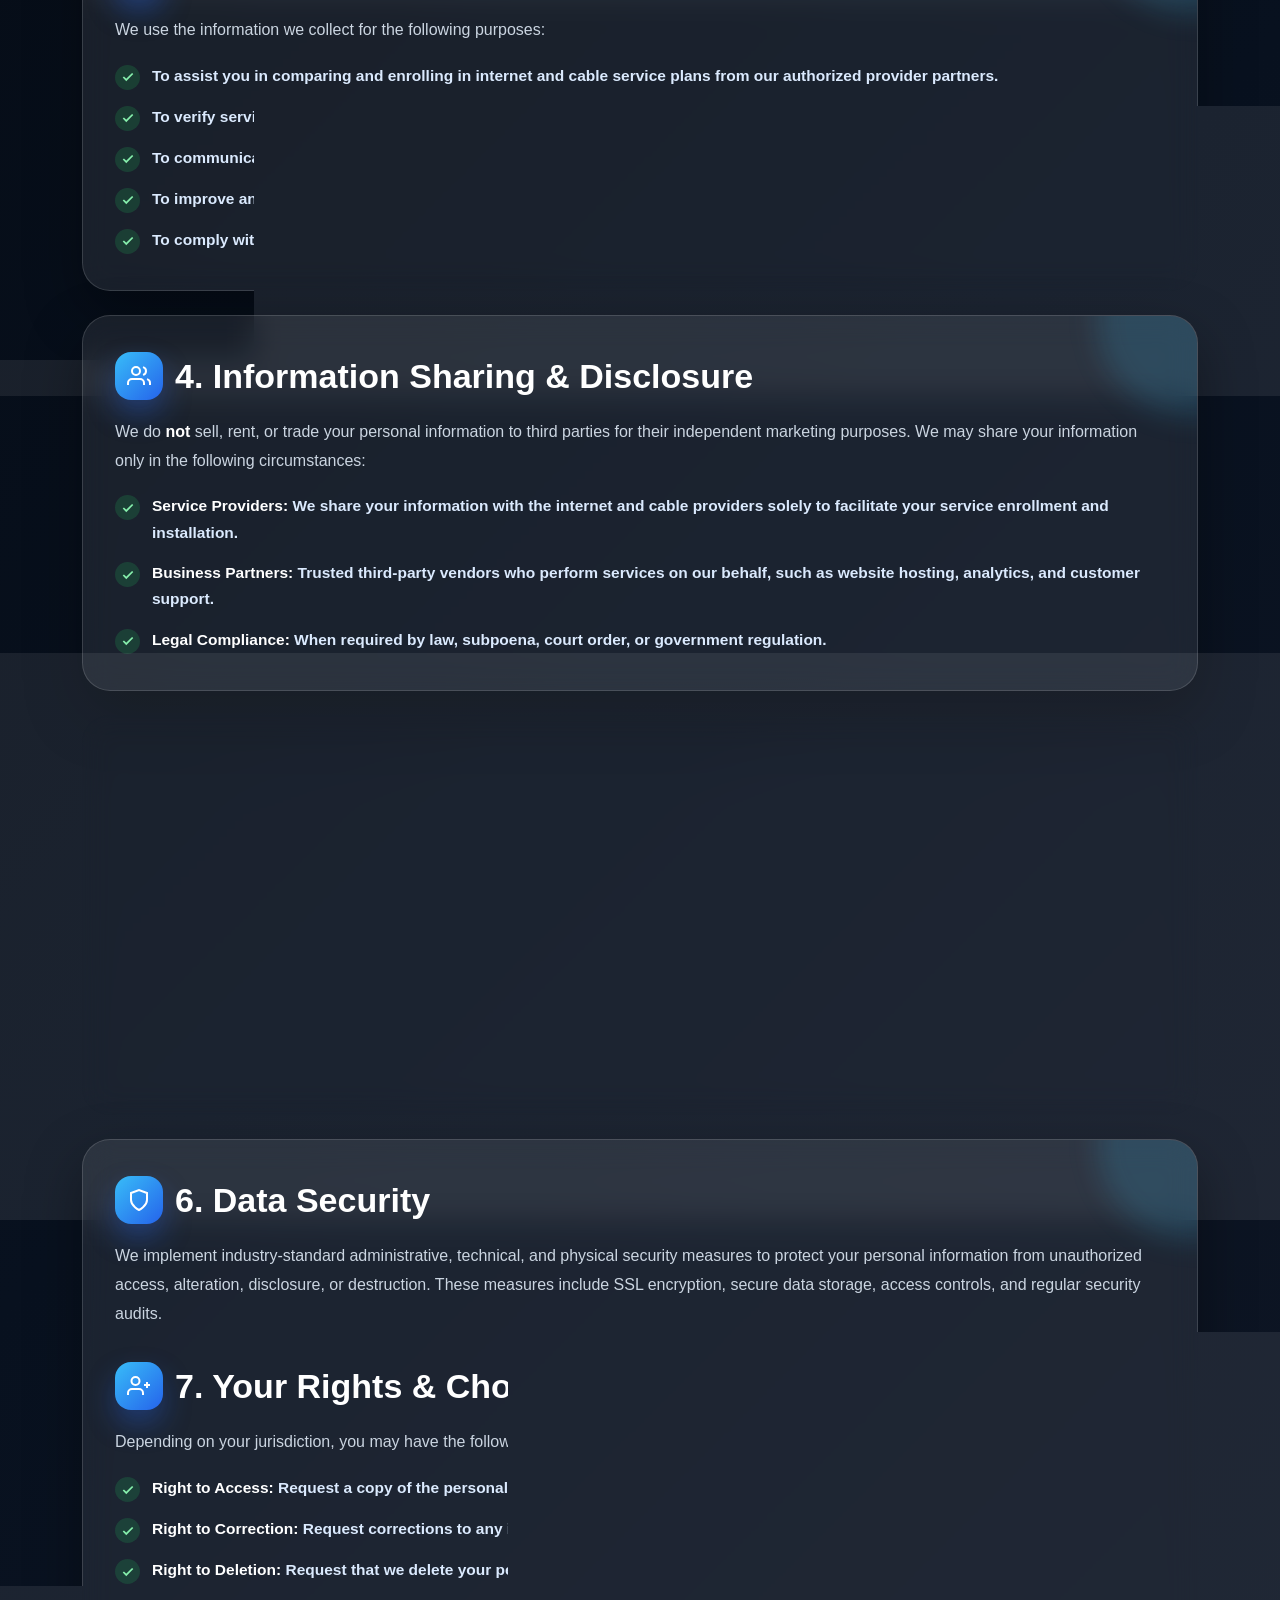
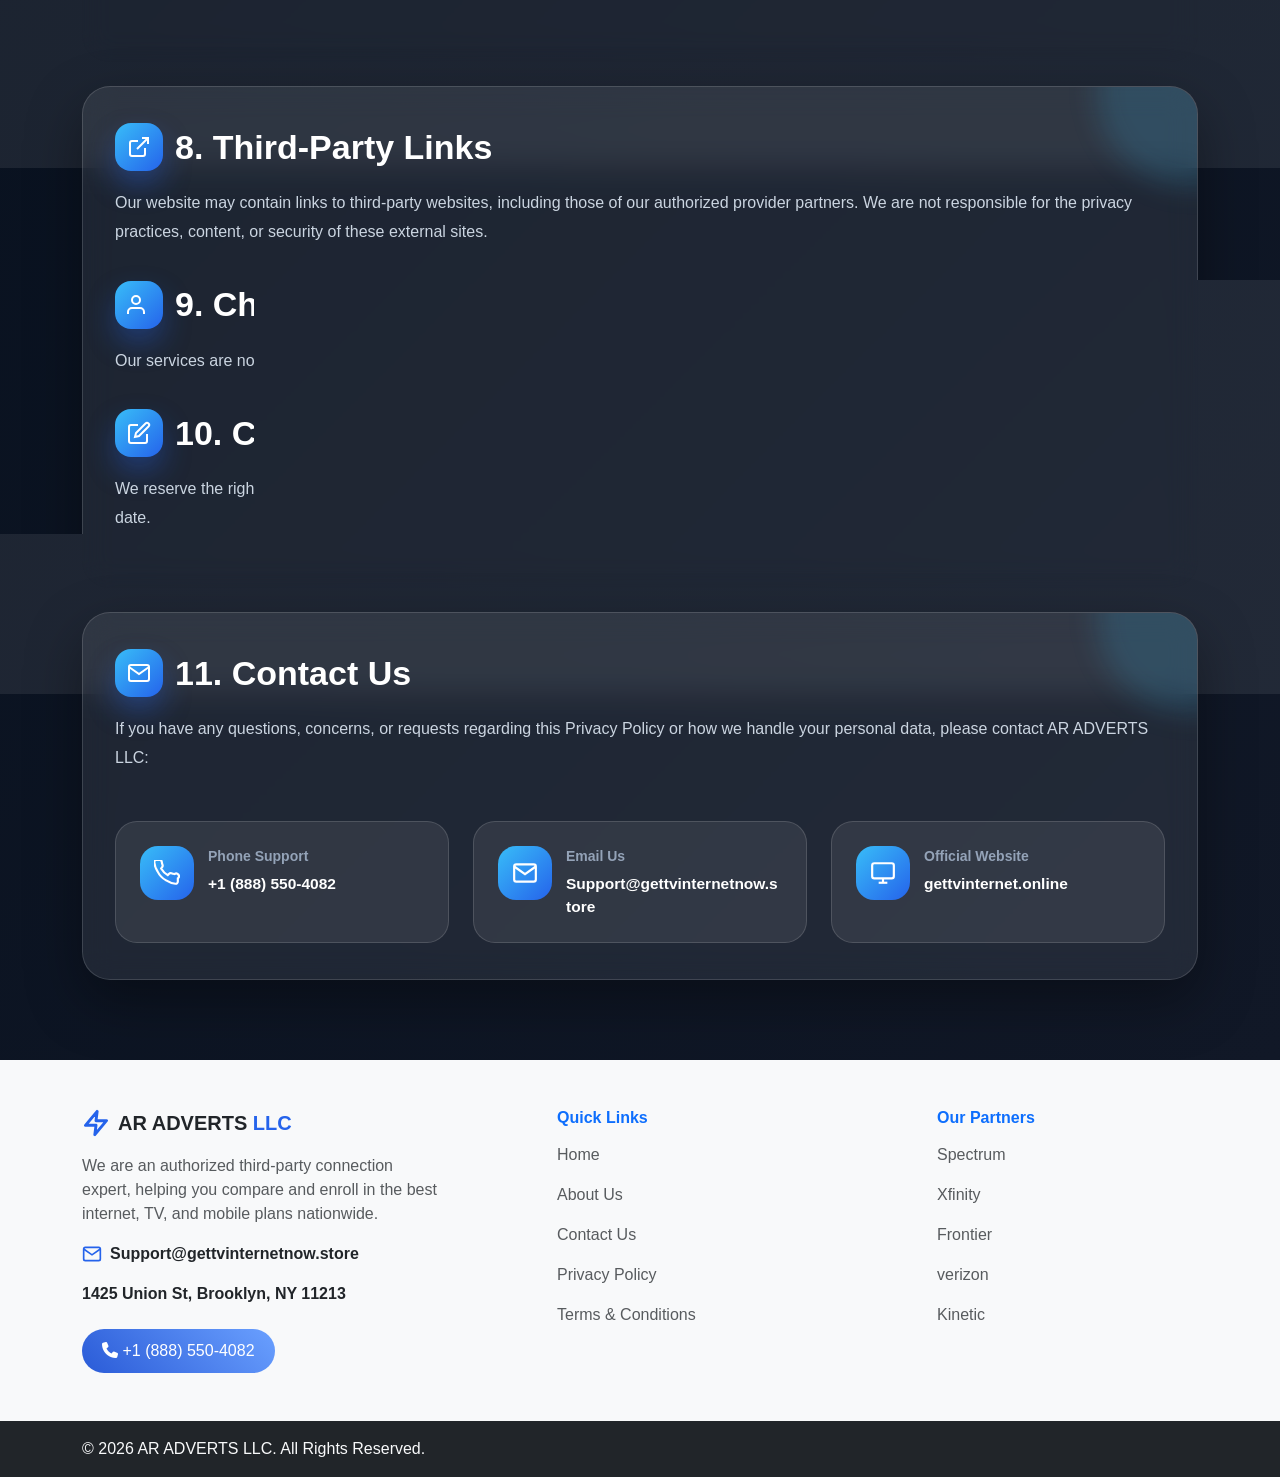
<file: privacy.html>
<!DOCTYPE html>
<html lang="en">
<head>
    <meta charset="UTF-8">
    <meta name="viewport" content="width=device-width, initial-scale=1.0">
    <title>AR ADVERTS LLC</title>
<!-- Google tag (gtag.js) -->
<script async src="https://www.googletagmanager.com/gtag/js?id=AW-18141696121"></script>
<script>
  window.dataLayer = window.dataLayer || [];
  function gtag(){dataLayer.push(arguments);}
  gtag('js', new Date());

  gtag('config', 'AW-18141696121');
</script><!-- Event snippet for Click on call button conversion page
In your html page, add the snippet and call gtag_report_conversion when someone clicks on the chosen link or button. -->
<script>
function gtag_report_conversion(url) {
  var callback = function () {
    if (typeof(url) != 'undefined') {
      window.location = url;
    }
  };
  gtag('event', 'conversion', {
      'send_to': 'AW-18141696121/rLj6CM21tagcEPmg0cpD',
      'event_callback': callback
  });
  return false;
}
</script>
<!-- Google Tag Manager (noscript) -->
<noscript><iframe src="https://www.googletagmanager.com/ns.html?id=GTM-TQG388PW"
height="0" width="0" style="display:none;visibility:hidden"></iframe></noscript>
<!-- End Google Tag Manager (noscript) -->
<!-- Google Tag Manager -->
<script>(function(w,d,s,l,i){w[l]=w[l]||[];w[l].push({'gtm.start':
new Date().getTime(),event:'gtm.js'});var f=d.getElementsByTagName(s)[0],
j=d.createElement(s),dl=l!='dataLayer'?'&l='+l:'';j.async=true;j.src=
'https://www.googletagmanager.com/gtm.js?id='+i+dl;f.parentNode.insertBefore(j,f);
})(window,document,'script','dataLayer','GTM-TQG388PW');</script>
<!-- End Google Tag Manager -->
<script>
function gtag_report_conversion(url) {
  var callback = function () {
    if (typeof(url) != 'undefined') {
      window.location = url;
    }
  };
  gtag('event', 'conversion', {
      'send_to': 'AW-18141696121/JoPcCKj8gKgcEPmg0cpD',
      'value': 1.0,
      'currency': 'USD',
      'event_callback': callback
  });
  return false;
}
</script>
<!-- Event snippet for Page view conversion page
In your html page, add the snippet and call gtag_report_conversion when someone clicks on the chosen link or button. -->
<script>
function gtag_report_conversion(url) {
  var callback = function () {
    if (typeof(url) != 'undefined') {
      window.location = url;
    }
  };
  gtag('event', 'conversion', {
      'send_to': 'AW-18141696121/JoPcCKj8gKgcEPmg0cpD',
      'value': 1.0,
      'currency': 'USD',
      'event_callback': callback
  });
  return false;
}
</script>

    <!-- Bootstrap -->
    <link href="https://cdn.jsdelivr.net/npm/bootstrap@5.3.0/dist/css/bootstrap.min.css" rel="stylesheet">

    <!-- Font Awesome -->
    <link rel="stylesheet" href="https://cdnjs.cloudflare.com/ajax/libs/font-awesome/6.5.0/css/all.min.css">
<script src="https://cdn.jsdelivr.net/npm/@popperjs/core@2.11.8/dist/umd/popper.min.js" integrity="sha384-I7E8VVD/ismYTF4hNIPjVp/Zjvgyol6VFvRkX/vR+Vc4jQkC+hVqc2pM8ODewa9r" crossorigin="anonymous"></script>
<script src="https://cdn.jsdelivr.net/npm/bootstrap@5.3.8/dist/js/bootstrap.min.js" integrity="sha384-G/EV+4j2dNv+tEPo3++6LCgdCROaejBqfUeNjuKAiuXbjrxilcCdDz6ZAVfHWe1Y" crossorigin="anonymous"></script>
    <!-- Custom CSS -->
    <link rel="stylesheet" href="css/style.css">
    <link rel="stylesheet" href="css/xfinify.css">
</head>
<body>

<!-- Navbar -->


<div class="fw-bold fs-5 py-2 text-center">
  “We are an independent authorized retailer and not the official website of any service provider.”
</div>


<!-- Navbar -->
 
<nav class="navbar navbar-expand-lg navbar-light bg-white py-2 shadow-sm sticky-top">
    <div class="container align-items-center">
        <a class="navbar-brand fw-bold" href="#"><img src="logo.jpeg" alt="" width="130px"></a>

        <button class="navbar-toggler" data-bs-toggle="collapse" data-bs-target="#nav">
            <span class="navbar-toggler-icon"></span>
        </button>

        <div class="collapse navbar-collapse" id="nav">
            <ul class="navbar-nav mx-auto">
                <li class="nav-item"><a class="nav-link" href="/">Home</a></li>
                <li class="nav-item"><a class="nav-link" href="cable.html">Cable</a></li>
                <li class="nav-item"><a class="nav-link" href="internet.html">Internet</a></li>
                <li class="nav-item dropdown">
  <a
    class="nav-link dropdown-toggle"
    href="#"
    id="servicesDropdown"
    role="button"
    data-bs-toggle="dropdown"
    aria-expanded="false"
  >
    Services
  </a>

  <ul class="dropdown-menu" aria-labelledby="servicesDropdown">
    <li><a class="dropdown-item" href="verizon.html">Verizon</a></li>
    <li><a class="dropdown-item" href="frontier.html">Frontier</a></li>
    <li><a class="dropdown-item" href="spectrum.html">Spectrum</a></li>
    <li><a class="dropdown-item" href="kinetic.html">Kinetic</a></li>
    <li><a class="dropdown-item" href="xfinity.html">Xfinity</a></li>
    <li><a class="dropdown-item" href="astound.html">Astound</a></li>
  </ul>
</li>
                <li class="nav-item"><a class="nav-link" href="contact.html">Contact Us</a></li>
                <li class="nav-item"><a class="nav-link" href="about.html">About Us</a></li>
            </ul>

            <a href="tel:+18885504082"  class="btn call-btn">
                <i class="fa fa-phone"></i> +1 (888) 550-4082
            </a>
        </div>
    </div>
</nav>


<section class="satx-policy-hero">
  <div class="container satx-container">

    <div class="row justify-content-center text-center">
      <div class="col-12 col-lg-10">

        <div class="satx-hero-content satx-anim-up satx-visible" style="transition-delay: 0s;">

          <div class="satx-badge mx-auto">
            <svg viewBox="0 0 24 24" fill="none" stroke="currentColor" stroke-width="2.5" stroke-linecap="round">
              <path d="M12 22s8-4 8-10V5l-8-3-8 3v7c0 6 8 10 8 10z"></path>
            </svg>
            Legal &amp; Compliance
          </div>

          <h1>
            Privacy <span>Policy</span>
          </h1>

          <p>
            How AR ADVERTS LLC collects, uses, and protects your personal information while providing high-speed connectivity services.
          </p>

          <div class="satx-updated-tag mx-auto">
            <svg viewBox="0 0 24 24" fill="none" stroke="currentColor" stroke-width="2" stroke-linecap="round">
              <circle cx="12" cy="12" r="10"></circle>
              <polyline points="12 6 12 12 16 14"></polyline>
            </svg>
            Last Updated: March 2026
          </div>

        </div>

      </div>
    </div>

  </div>
</section>
<section class="satx-privacy">
  <div class="container satx-container">

    <div class="row g-4">

      <!-- 1. Introduction -->
      <div class="col-12">
        <div class="satx-glass-card satx-anim-up satx-visible" style="transition-delay: 0s;">
          <h2 class="satx-sec-h">
            <span class="satx-sec-ic">
              <svg viewBox="0 0 24 24" fill="none" stroke="currentColor" stroke-width="2">
                <circle cx="12" cy="12" r="10"></circle>
                <line x1="12" y1="16" x2="12" y2="12"></line>
                <line x1="12" y1="8" x2="12.01" y2="8"></line>
              </svg>
            </span>
            1. Introduction
          </h2>

          <p class="satx-p">
            Welcome to <span class="satx-strong">AR ADVERTS LLC</span> ("we," "our," or "us"). We are an authorized sales partner for leading internet and cable service providers, including Frontier, Spectrum, Optimum, Kinetic Windstream, Xfinity, and Brightspeed. This Privacy Policy explains how we collect, use, disclose, and safeguard your personal information when you visit our website or interact with our services.
          </p>

          <p class="satx-p">
            By accessing or using our website, you acknowledge that you have read, understood, and agree to be bound by this Privacy Policy. If you do not agree with the terms of this policy, please do not access the site.
          </p>
        </div>
      </div>

      <!-- 2. Information We Collect -->
      <div class="col-12">
        <div class="satx-glass-card satx-anim-up satx-visible" style="transition-delay: 0.1s;">
          <h2 class="satx-sec-h">
            <span class="satx-sec-ic">
              <svg viewBox="0 0 24 24" fill="none" stroke="currentColor" stroke-width="2">
                <path d="M14 2H6a2 2 0 00-2 2v16a2 2 0 002 2h12a2 2 0 002-2V8z"></path>
                <polyline points="14 2 14 8 20 8"></polyline>
                <line x1="16" y1="13" x2="8" y2="13"></line>
                <line x1="16" y1="17" x2="8" y2="17"></line>
              </svg>
            </span>
            2. Information We Collect
          </h2>

          <p class="satx-p">
            We may collect personal information that you voluntarily provide to us when you contact us by phone, email, or through our website. This includes:
          </p>

          <div class="satx-list">
            <div class="satx-li">
              <div class="satx-li-ic"><svg viewBox="0 0 24 24" fill="none" stroke="currentColor"><polyline points="20 6 9 17 4 12"></polyline></svg></div>
              <div><span class="satx-strong">Personal Identifiers:</span> Full name, email address, phone number, and residential address.</div>
            </div>

            <div class="satx-li">
              <div class="satx-li-ic"><svg viewBox="0 0 24 24" fill="none" stroke="currentColor"><polyline points="20 6 9 17 4 12"></polyline></svg></div>
              <div><span class="satx-strong">Service Inquiry Details:</span> Information about the internet or cable plans you are interested in, your current provider, and service preferences.</div>
            </div>

            <div class="satx-li">
              <div class="satx-li-ic"><svg viewBox="0 0 24 24" fill="none" stroke="currentColor"><polyline points="20 6 9 17 4 12"></polyline></svg></div>
              <div><span class="satx-strong">Device &amp; Usage Data:</span> IP address, browser type, operating system, referring URLs, pages viewed, and time spent on our site.</div>
            </div>

            <div class="satx-li">
              <div class="satx-li-ic"><svg viewBox="0 0 24 24" fill="none" stroke="currentColor"><polyline points="20 6 9 17 4 12"></polyline></svg></div>
              <div><span class="satx-strong">Call Records:</span> If you call our toll-free number, we may record calls for quality assurance and training purposes, with prior notification.</div>
            </div>
          </div>
        </div>
      </div>

      <!-- 3. How We Use -->
      <div class="col-12">
        <div class="satx-glass-card satx-anim-up satx-visible" style="transition-delay: 0.2s;">
          <h2 class="satx-sec-h">
            <span class="satx-sec-ic">
              <svg viewBox="0 0 24 24" fill="none" stroke="currentColor" stroke-width="2">
                <polyline points="22 12 18 12 15 21 9 3 6 12 2 12"></polyline>
              </svg>
            </span>
            3. How We Use Your Information
          </h2>

          <p class="satx-p">
            We use the information we collect for the following purposes:
          </p>

          <div class="satx-list">
            <div class="satx-li">
              <div class="satx-li-ic"><svg viewBox="0 0 24 24" fill="none" stroke="currentColor"><polyline points="20 6 9 17 4 12"></polyline></svg></div>
              <div>To assist you in comparing and enrolling in internet and cable service plans from our authorized provider partners.</div>
            </div>

            <div class="satx-li">
              <div class="satx-li-ic"><svg viewBox="0 0 24 24" fill="none" stroke="currentColor"><polyline points="20 6 9 17 4 12"></polyline></svg></div>
              <div>To verify service availability at your address and facilitate the enrollment process.</div>
            </div>

            <div class="satx-li">
              <div class="satx-li-ic"><svg viewBox="0 0 24 24" fill="none" stroke="currentColor"><polyline points="20 6 9 17 4 12"></polyline></svg></div>
              <div>To communicate with you regarding your inquiries, send service confirmations, and provide customer support.</div>
            </div>

            <div class="satx-li">
              <div class="satx-li-ic"><svg viewBox="0 0 24 24" fill="none" stroke="currentColor"><polyline points="20 6 9 17 4 12"></polyline></svg></div>
              <div>To improve and optimize our website, services, and overall user experience through analytics.</div>
            </div>

            <div class="satx-li">
              <div class="satx-li-ic"><svg viewBox="0 0 24 24" fill="none" stroke="currentColor"><polyline points="20 6 9 17 4 12"></polyline></svg></div>
              <div>To comply with applicable laws, regulations, and legal obligations.</div>
            </div>
          </div>
        </div>
      </div>

      <!-- 4. Information Sharing -->
      <div class="col-12">
        <div class="satx-glass-card satx-anim-up satx-visible" style="transition-delay: 0.3s;">
          <h2 class="satx-sec-h">
            <span class="satx-sec-ic">
              <svg viewBox="0 0 24 24" fill="none" stroke="currentColor" stroke-width="2">
                <path d="M17 21v-2a4 4 0 00-4-4H5a4 4 0 00-4 4v2"></path>
                <circle cx="9" cy="7" r="4"></circle>
                <path d="M23 21v-2a4 4 0 00-3-3.87"></path>
                <path d="M16 3.13a4 4 0 010 7.75"></path>
              </svg>
            </span>
            4. Information Sharing &amp; Disclosure
          </h2>

          <p class="satx-p">
            We do <span class="satx-strong">not</span> sell, rent, or trade your personal information to third parties for their independent marketing purposes. We may share your information only in the following circumstances:
          </p>

          <div class="satx-list">
            <div class="satx-li">
              <div class="satx-li-ic"><svg viewBox="0 0 24 24" fill="none" stroke="currentColor"><polyline points="20 6 9 17 4 12"></polyline></svg></div>
              <div><span class="satx-strong">Service Providers:</span> We share your information with the internet and cable providers solely to facilitate your service enrollment and installation.</div>
            </div>

            <div class="satx-li">
              <div class="satx-li-ic"><svg viewBox="0 0 24 24" fill="none" stroke="currentColor"><polyline points="20 6 9 17 4 12"></polyline></svg></div>
              <div><span class="satx-strong">Business Partners:</span> Trusted third-party vendors who perform services on our behalf, such as website hosting, analytics, and customer support.</div>
            </div>

            <div class="satx-li">
              <div class="satx-li-ic"><svg viewBox="0 0 24 24" fill="none" stroke="currentColor"><polyline points="20 6 9 17 4 12"></polyline></svg></div>
              <div><span class="satx-strong">Legal Compliance:</span> When required by law, subpoena, court order, or government regulation.</div>
            </div>
          </div>
        </div>
      </div>

      <!-- 5. Cookies -->
      <div class="col-12">
        <div class="satx-glass-card satx-anim-up satx-visible" style="transition-delay: 0.4s;">
          <h2 class="satx-sec-h">
            <span class="satx-sec-ic">
              <svg viewBox="0 0 24 24" fill="none" stroke="currentColor" stroke-width="2">
                <circle cx="12" cy="12" r="10"></circle>
                <path d="M12 8v4l3 3"></path>
              </svg>
            </span>
            5. Cookies &amp; Tracking Technologies
          </h2>

          <p class="satx-p">
            Our website may use cookies, web beacons, and similar tracking technologies to enhance your browsing experience, analyze site traffic, and understand user behavior.
          </p>

          <div class="satx-list">
            <div class="satx-li">
              <div class="satx-li-ic"><svg viewBox="0 0 24 24" fill="none" stroke="currentColor"><polyline points="20 6 9 17 4 12"></polyline></svg></div>
              <div><span class="satx-strong">Essential Cookies:</span> Required for the website to function properly.</div>
            </div>

            <div class="satx-li">
              <div class="satx-li-ic"><svg viewBox="0 0 24 24" fill="none" stroke="currentColor"><polyline points="20 6 9 17 4 12"></polyline></svg></div>
              <div><span class="satx-strong">Analytics Cookies:</span> Used to understand how visitors interact with our website.</div>
            </div>

            <div class="satx-li">
              <div class="satx-li-ic"><svg viewBox="0 0 24 24" fill="none" stroke="currentColor"><polyline points="20 6 9 17 4 12"></polyline></svg></div>
              <div><span class="satx-strong">Marketing Cookies:</span> Used to measure campaign effectiveness.</div>
            </div>
          </div>

          <p class="satx-p">
            You may disable cookies through your browser settings at any time. However, some features of the website may not function properly without cookies enabled.
          </p>
        </div>
      </div>

      <!-- 6 and 7 -->
      <div class="col-12">
        <div class="satx-glass-card satx-anim-up satx-visible" style="transition-delay: 0.5s;">
          <h2 class="satx-sec-h">
            <span class="satx-sec-ic">
              <svg viewBox="0 0 24 24" fill="none" stroke="currentColor" stroke-width="2">
                <path d="M12 22s8-4 8-10V5l-8-3-8 3v7c0 6 8 10 8 10z"></path>
              </svg>
            </span>
            6. Data Security
          </h2>

          <p class="satx-p">
            We implement industry-standard administrative, technical, and physical security measures to protect your personal information from unauthorized access, alteration, disclosure, or destruction. These measures include SSL encryption, secure data storage, access controls, and regular security audits.
          </p>

          <h2 class="satx-sec-h satx-sub-sec">
            <span class="satx-sec-ic">
              <svg viewBox="0 0 24 24" fill="none" stroke="currentColor" stroke-width="2">
                <path d="M16 21v-2a4 4 0 00-4-4H5a4 4 0 00-4 4v2"></path>
                <circle cx="8.5" cy="7" r="4"></circle>
                <line x1="20" y1="8" x2="20" y2="14"></line>
                <line x1="23" y1="11" x2="17" y2="11"></line>
              </svg>
            </span>
            7. Your Rights &amp; Choices
          </h2>

          <p class="satx-p">
            Depending on your jurisdiction, you may have the following rights regarding your personal data:
          </p>

          <div class="satx-list">
            <div class="satx-li">
              <div class="satx-li-ic"><svg viewBox="0 0 24 24" fill="none" stroke="currentColor"><polyline points="20 6 9 17 4 12"></polyline></svg></div>
              <div><span class="satx-strong">Right to Access:</span> Request a copy of the personal information we hold about you.</div>
            </div>

            <div class="satx-li">
              <div class="satx-li-ic"><svg viewBox="0 0 24 24" fill="none" stroke="currentColor"><polyline points="20 6 9 17 4 12"></polyline></svg></div>
              <div><span class="satx-strong">Right to Correction:</span> Request corrections to any inaccurate or incomplete personal information.</div>
            </div>

            <div class="satx-li">
              <div class="satx-li-ic"><svg viewBox="0 0 24 24" fill="none" stroke="currentColor"><polyline points="20 6 9 17 4 12"></polyline></svg></div>
              <div><span class="satx-strong">Right to Deletion:</span> Request that we delete your personal information, subject to legal obligations.</div>
            </div>

            <div class="satx-li">
              <div class="satx-li-ic"><svg viewBox="0 0 24 24" fill="none" stroke="currentColor"><polyline points="20 6 9 17 4 12"></polyline></svg></div>
              <div><span class="satx-strong">Right to Opt-Out:</span> Opt out of marketing communications at any time by contacting us.</div>
            </div>
          </div>
        </div>
      </div>

      <!-- 8, 9, 10 -->
      <div class="col-12">
        <div class="satx-glass-card satx-anim-up satx-visible" style="transition-delay: 0.6s;">
          <h2 class="satx-sec-h">
            <span class="satx-sec-ic">
              <svg viewBox="0 0 24 24" fill="none" stroke="currentColor" stroke-width="2">
                <path d="M18 13v6a2 2 0 01-2 2H5a2 2 0 01-2-2V8a2 2 0 012-2h6"></path>
                <polyline points="15 3 21 3 21 9"></polyline>
                <line x1="10" y1="14" x2="21" y2="3"></line>
              </svg>
            </span>
            8. Third-Party Links
          </h2>

          <p class="satx-p">
            Our website may contain links to third-party websites, including those of our authorized provider partners. We are not responsible for the privacy practices, content, or security of these external sites.
          </p>

          <h2 class="satx-sec-h satx-sub-sec">
            <span class="satx-sec-ic">
              <svg viewBox="0 0 24 24" fill="none" stroke="currentColor" stroke-width="2">
                <path d="M17 21v-2a4 4 0 00-4-4H5a4 4 0 00-4 4v2"></path>
                <circle cx="9" cy="7" r="4"></circle>
              </svg>
            </span>
            9. Children's Privacy
          </h2>

          <p class="satx-p">
            Our services are not directed to individuals under the age of 18. We do not knowingly collect personal information from children.
          </p>

          <h2 class="satx-sec-h satx-sub-sec">
            <span class="satx-sec-ic">
              <svg viewBox="0 0 24 24" fill="none" stroke="currentColor" stroke-width="2">
                <path d="M11 4H4a2 2 0 00-2 2v14a2 2 0 002 2h14a2 2 0 002-2v-7"></path>
                <path d="M18.5 2.5a2.121 2.121 0 013 3L12 15l-4 1 1-4 9.5-9.5z"></path>
              </svg>
            </span>
            10. Changes to This Policy
          </h2>

          <p class="satx-p">
            We reserve the right to update or modify this Privacy Policy at any time. Any changes will be posted on this page with an updated "Last Updated" date.
          </p>
        </div>
      </div>

      <!-- 11. Contact Us -->
      <div class="col-12">
        <div class="satx-glass-card satx-anim-up satx-visible" style="transition-delay: 0.7s;">
          <h2 class="satx-sec-h">
            <span class="satx-sec-ic">
              <svg viewBox="0 0 24 24" fill="none" stroke="currentColor" stroke-width="2">
                <path d="M4 4h16c1.1 0 2 .9 2 2v12c0 1.1-.9 2-2 2H4c-1.1 0-2-.9-2-2V6c0-1.1.9-2 2-2z"></path>
                <polyline points="22 6 12 13 2 6"></polyline>
              </svg>
            </span>
            11. Contact Us
          </h2>

          <p class="satx-p">
            If you have any questions, concerns, or requests regarding this Privacy Policy or how we handle your personal data, please contact AR ADVERTS LLC:
          </p>

          <div class="row g-4 satx-contact-grid">

            <div class="col-12 col-md-6 col-lg-4">
              <div class="satx-c-card">
                <div class="satx-c-ic">
                  <svg viewBox="0 0 24 24" fill="none" stroke="currentColor" stroke-width="2">
                    <path d="M22 16.92v3a2 2 0 01-2.18 2 19.8 19.8 0 01-8.63-3.07A19.5 19.5 0 013.25 10.5 19.8 19.8 0 01.22 1.9 2 2 0 012.18 0h3a2 2 0 012 1.72 12.84 12.84 0 00.7 2.81 2 2 0 01-.45 2.11L6.61 7.91a16 16 0 006.06 6.06l1.27-1.27a2 2 0 012.11-.45 12.84 12.84 0 002.81.7A2 2 0 0122 16.92z"></path>
                  </svg>
                </div>

                <div class="satx-c-info">
                  <div class="satx-c-label">Phone Support</div>
                  <div class="satx-c-val"><a href="tel:18663147409">+1 (888) 550-4082</a></div>
                </div>
              </div>
            </div>

            <div class="col-12 col-md-6 col-lg-4">
              <div class="satx-c-card">
                <div class="satx-c-ic">
                  <svg viewBox="0 0 24 24" fill="none" stroke="currentColor" stroke-width="2">
                    <path d="M4 4h16c1.1 0 2 .9 2 2v12c0 1.1-.9 2-2 2H4c-1.1 0-2-.9-2-2V6c0-1.1.9-2 2-2z"></path>
                    <polyline points="22 6 12 13 2 6"></polyline>
                  </svg>
                </div>

                <div class="satx-c-info">
                  <div class="satx-c-label">Email Us</div>
                  <div class="satx-c-val"><a href="mailto:Support@gettvinternetnow.store">Support@gettvinternetnow.store</a></div>
                </div>
              </div>
            </div>

            <div class="col-12 col-md-6 col-lg-4">
              <div class="satx-c-card">
                <div class="satx-c-ic">
                  <svg viewBox="0 0 24 24" fill="none" stroke="currentColor" stroke-width="2">
                    <rect x="2" y="3" width="20" height="14" rx="2"></rect>
                    <line x1="8" y1="21" x2="16" y2="21"></line>
                    <line x1="12" y1="17" x2="12" y2="21"></line>
                  </svg>
                </div>

                <div class="satx-c-info">
                  <div class="satx-c-label">Official Website</div>
                  <div class="satx-c-val"><a href="https://gettvinternet.online" target="_blank" rel="noopener">gettvinternet.online</a></div>
                </div>
              </div>
            </div>

          </div>

        </div>
      </div>

    </div>

  </div>
</section>
<!-- Bootstrap JS -->
<footer class="saa-ft bg-light pt-5">
  <div class="container">
    <div class="row justify-content-between">

       <!-- Left Column: Brand & Contact -->
      <div class="col-md-4 mb-4 mb-md-0">
        <div class="d-flex align-items-center mb-3">
          <svg viewBox="0 0 24 24" fill="none" stroke="#2563eb" stroke-width="2.5" width="28" height="28" stroke-linecap="round" stroke-linejoin="round" class="me-2">
            <polygon points="13 2 3 14 12 14 11 22 21 10 12 10 13 2"></polygon>
          </svg>
          <span class="fs-5 fw-bold text-dark">AR ADVERTS  <span class="fs-5 fw-bold">LLC</span></span>
        </div>
        <p class="text-muted">We are an authorized third-party connection expert, helping you compare and enroll in the best internet, TV, and mobile plans nationwide.</p>
        
        <!-- Email -->
        <div class="d-flex align-items-center mt-3 mb-2">
          <svg viewBox="0 0 24 24" fill="none" stroke="#2563eb" stroke-width="2" width="20" height="20" class="me-2">
            <path d="M4 4h16c1.1 0 2 .9 2 2v12c0 1.1-.9 2-2 2H4c-1.1 0-2-.9-2-2V6c0-1.1.9-2 2-2z"></path>
            <polyline points="22,6 12,13 2,6"></polyline>
          </svg>
          <a href="mailto:Support@gettvinternetnow.store" class="text-dark fw-semibold text-decoration-none">Support@gettvinternetnow.store</a>
        </div>

        <div class="d-flex align-items-center mt-3 mb-2">
          <a  class="text-dark fw-semibold text-decoration-none">1425 Union St, Brooklyn, NY 11213</a>
        </div>

        <!-- Phone CTA -->
        <a href="tel:+18885504082" class="saa-srv-cta">
            <i class="fa fa-phone"></i> +1 (888) 550-4082
          </a>
      </div>

      <!-- Middle Column: Quick Links -->
      <div class="col-md-3 mb-4 mb-md-0">
        <h6 class="fw-bold mb-3 text-primary">Quick Links</h6>
        <ul class="list-unstyled text-muted">
          <li class="mb-3"><a href="/" class="text-decoration-none text-muted">Home</a></li>
          <li class="mb-3"><a href="about.html" class="text-decoration-none text-muted">About Us</a></li>
          <li class="mb-3"><a href="contact.html" class="text-decoration-none text-muted">Contact Us</a></li>
          <li class="mb-3"><a href="privacy.html" class="text-decoration-none text-muted">Privacy Policy</a></li>
          <li><a href="terms.html" class="text-decoration-none text-muted">Terms &amp; Conditions</a></li>
        </ul>
      </div>

      <!-- Right Column: Our Partners -->
      <div class="col-md-3">
        <h6 class="fw-bold mb-3 text-primary">Our Partners</h6>
        <ul class="list-unstyled text-muted">
          <li class="mb-3"><a href="spectrum.html" class="text-decoration-none text-muted">Spectrum</a></li>
          <li class="mb-3"><a href="xfinity.html" class="text-decoration-none text-muted">Xfinity</a></li>
          <li class="mb-3"><a href="frontier.html" class="text-decoration-none text-muted">Frontier</a></li>
          <li class="mb-3"><a href="verizon.html" class="text-decoration-none text-muted">verizon</a></li>
          <li class="mb-3"><a href="kinetic.html" class="text-decoration-none text-muted">Kinetic</a></li>
         
        </ul>
      </div>

    </div>
  </div>

  <!-- Bottom Dark Bar -->
  <div class="bg-dark text-light py-3 mt-5">
    <div class="container d-flex flex-column flex-md-row justify-content-between align-items-center">
      <div>© 2026 AR ADVERTS LLC. All Rights Reserved.</div>
      
    </div>
  </div>
</footer>
<script src="script.js"></script>
</body>
</html>
</file>
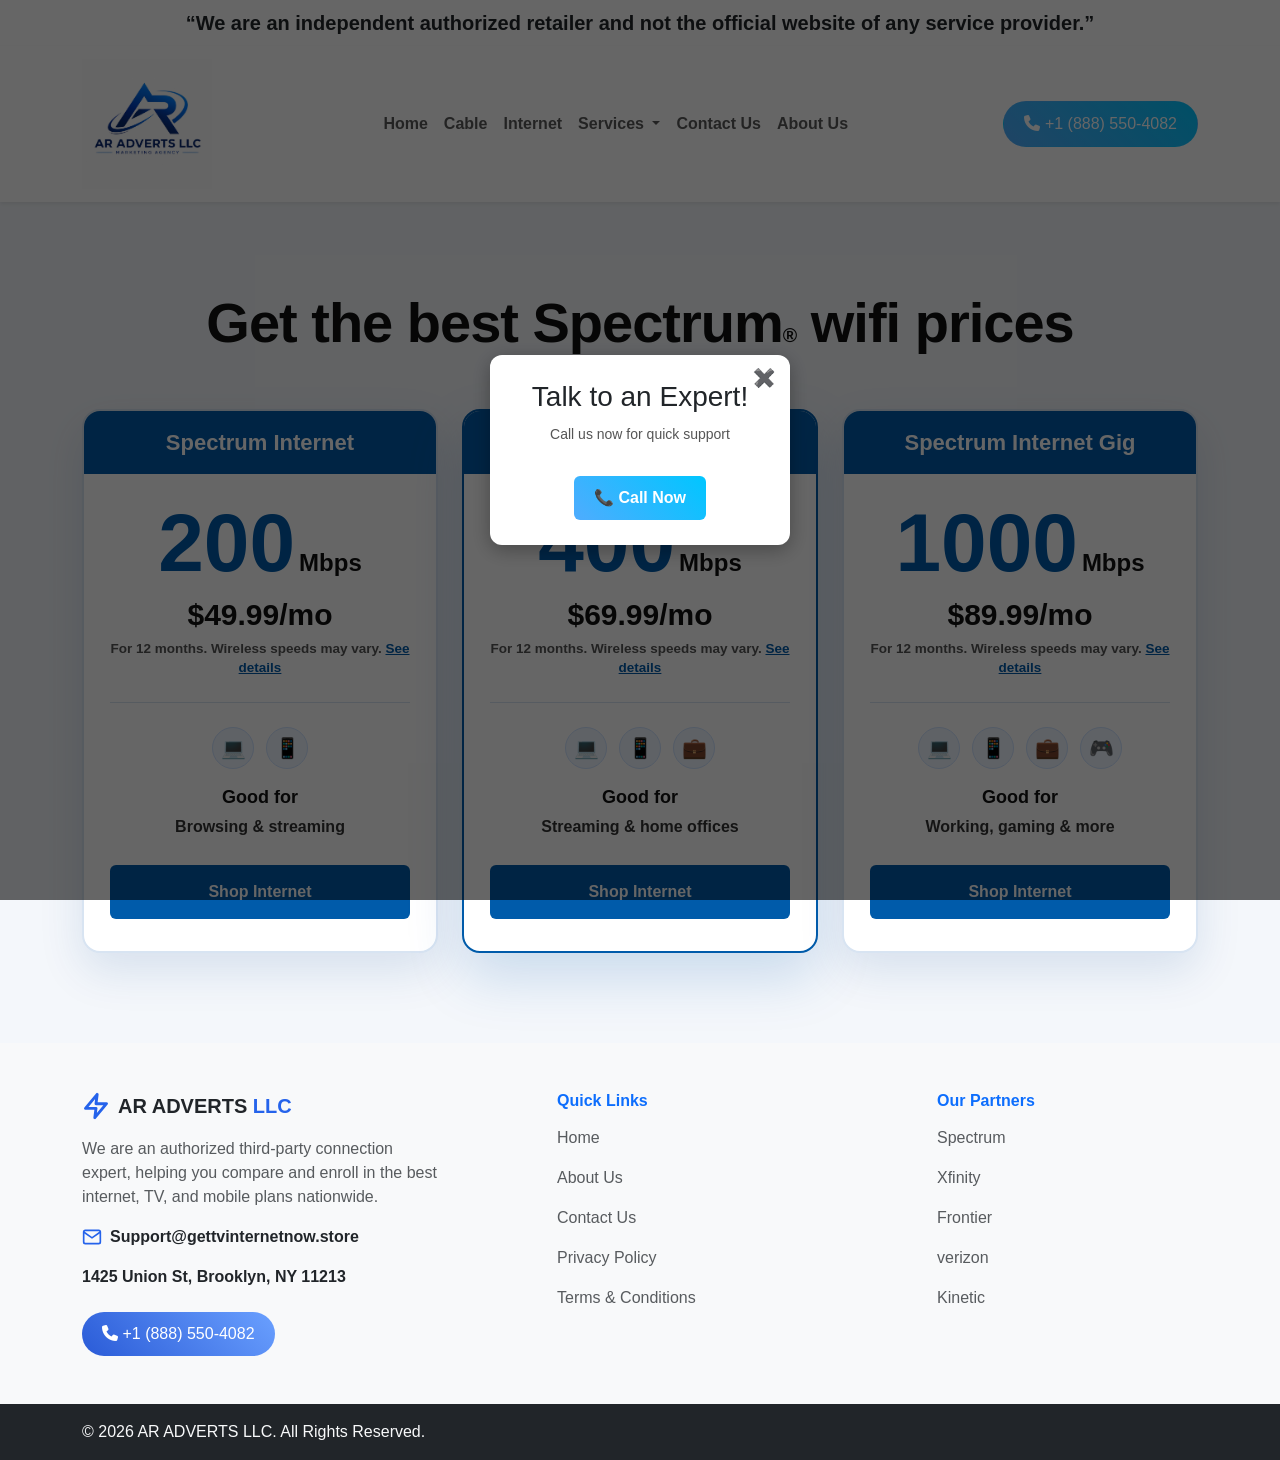
<file: spectrum.html>
<!DOCTYPE html>
<html lang="en">
<head>
    <meta charset="UTF-8">
    <meta name="viewport" content="width=device-width, initial-scale=1.0">
    <title>AR ADVERTS LLC</title>
<!-- Google tag (gtag.js) -->
<script async src="https://www.googletagmanager.com/gtag/js?id=AW-18141696121"></script>
<script>
  window.dataLayer = window.dataLayer || [];
  function gtag(){dataLayer.push(arguments);}
  gtag('js', new Date());

  gtag('config', 'AW-18141696121');
</script><!-- Event snippet for Click on call button conversion page
In your html page, add the snippet and call gtag_report_conversion when someone clicks on the chosen link or button. -->
<script>
function gtag_report_conversion(url) {
  var callback = function () {
    if (typeof(url) != 'undefined') {
      window.location = url;
    }
  };
  gtag('event', 'conversion', {
      'send_to': 'AW-18141696121/rLj6CM21tagcEPmg0cpD',
      'event_callback': callback
  });
  return false;
}
</script>
<!-- Google Tag Manager (noscript) -->
<noscript><iframe src="https://www.googletagmanager.com/ns.html?id=GTM-TQG388PW"
height="0" width="0" style="display:none;visibility:hidden"></iframe></noscript>
<!-- End Google Tag Manager (noscript) -->
<!-- Google Tag Manager -->
<script>(function(w,d,s,l,i){w[l]=w[l]||[];w[l].push({'gtm.start':
new Date().getTime(),event:'gtm.js'});var f=d.getElementsByTagName(s)[0],
j=d.createElement(s),dl=l!='dataLayer'?'&l='+l:'';j.async=true;j.src=
'https://www.googletagmanager.com/gtm.js?id='+i+dl;f.parentNode.insertBefore(j,f);
})(window,document,'script','dataLayer','GTM-TQG388PW');</script>
<!-- End Google Tag Manager -->
<script>
function gtag_report_conversion(url) {
  var callback = function () {
    if (typeof(url) != 'undefined') {
      window.location = url;
    }
  };
  gtag('event', 'conversion', {
      'send_to': 'AW-18141696121/JoPcCKj8gKgcEPmg0cpD',
      'value': 1.0,
      'currency': 'USD',
      'event_callback': callback
  });
  return false;
}
</script>
<!-- Event snippet for Page view conversion page
In your html page, add the snippet and call gtag_report_conversion when someone clicks on the chosen link or button. -->
<script>
function gtag_report_conversion(url) {
  var callback = function () {
    if (typeof(url) != 'undefined') {
      window.location = url;
    }
  };
  gtag('event', 'conversion', {
      'send_to': 'AW-18141696121/JoPcCKj8gKgcEPmg0cpD',
      'value': 1.0,
      'currency': 'USD',
      'event_callback': callback
  });
  return false;
}
</script>

    <!-- Bootstrap -->
    <link href="https://cdn.jsdelivr.net/npm/bootstrap@5.3.0/dist/css/bootstrap.min.css" rel="stylesheet">

    <!-- Font Awesome -->
    <link rel="stylesheet" href="https://cdnjs.cloudflare.com/ajax/libs/font-awesome/6.5.0/css/all.min.css">
<script src="https://cdn.jsdelivr.net/npm/@popperjs/core@2.11.8/dist/umd/popper.min.js" integrity="sha384-I7E8VVD/ismYTF4hNIPjVp/Zjvgyol6VFvRkX/vR+Vc4jQkC+hVqc2pM8ODewa9r" crossorigin="anonymous"></script>
<script src="https://cdn.jsdelivr.net/npm/bootstrap@5.3.8/dist/js/bootstrap.min.js" integrity="sha384-G/EV+4j2dNv+tEPo3++6LCgdCROaejBqfUeNjuKAiuXbjrxilcCdDz6ZAVfHWe1Y" crossorigin="anonymous"></script>
    <!-- Custom CSS -->
    <link rel="stylesheet" href="css/style.css">
    <link rel="stylesheet" href="css/spectrum.css">
</head>
<body>

<!-- Navbar -->
<!-- Overlay -->
<div id="popupOverlay" style="
  position: fixed;
  top: 0;
  left: 0;
  width: 100%;
  height: 100%;
  background: rgba(0,0,0,0.6);
  display: none;
  justify-content: center;
  align-items: center;
  z-index: 9999;
">

  <!-- Popup Box -->
  <div style="
    background: white;
    padding: 25px;
    border-radius: 12px;
    text-align: center;
    width: 300px;
    box-shadow: 0 5px 20px rgba(0,0,0,0.3);
    position: relative;
    font-family: Arial, sans-serif;
  ">

    <!-- Close Button -->
    <span onclick="closePopup()" style="
      position: absolute;
      top: 10px;
      right: 15px;
      cursor: pointer;
      font-size: 18px;
      font-weight: bold;
    ">✖️</span>

    <h3 style="margin-bottom: 10px;">Talk to an Expert!</h3>
    <p style="font-size: 14px; color: #555;">Call us now for quick support</p>

    <!-- Call Button -->
    <a href="tel:+18885504082" style="
      display: inline-block;
      margin-top: 15px;
      padding: 10px 20px;
      background: linear-gradient(45deg, #4facfe, #00c6ff);
      color: white;
      text-decoration: none;
      border-radius: 6px;
      font-weight: bold;
    ">
      📞 Call Now
    </a>

  </div>
</div>

<div class="fw-bold fs-5 py-2 text-center">
  “We are an independent authorized retailer and not the official website of any service provider.”
</div>

<!-- Navbar -->
 
<nav class="navbar navbar-expand-lg navbar-light bg-white py-2 shadow-sm sticky-top">
    <div class="container align-items-center">
        <a class="navbar-brand fw-bold" href="#"><img src="logo.jpeg" alt="" width="130px"></a>

        <button class="navbar-toggler" data-bs-toggle="collapse" data-bs-target="#nav">
            <span class="navbar-toggler-icon"></span>
        </button>

        <div class="collapse navbar-collapse" id="nav">
            <ul class="navbar-nav mx-auto">
                <li class="nav-item"><a class="nav-link" href="/">Home</a></li>
                <li class="nav-item"><a class="nav-link" href="cable.html">Cable</a></li>
                <li class="nav-item"><a class="nav-link" href="internet.html">Internet</a></li>
                <li class="nav-item dropdown">
  <a
    class="nav-link dropdown-toggle"
    href="#"
    id="servicesDropdown"
    role="button"
    data-bs-toggle="dropdown"
    aria-expanded="false"
  >
    Services
  </a>

  <ul class="dropdown-menu" aria-labelledby="servicesDropdown">
    <li><a class="dropdown-item" href="verizon.html">Verizon</a></li>
    <li><a class="dropdown-item" href="frontier.html">Frontier</a></li>
    <li><a class="dropdown-item" href="spectrum.html">Spectrum</a></li>
    <li><a class="dropdown-item" href="kinetic.html">Kinetic</a></li>
    <li><a class="dropdown-item" href="xfinity.html">Xfinity</a></li>
  </ul>
</li>
                <li class="nav-item"><a class="nav-link" href="contact.html">Contact Us</a></li>
                <li class="nav-item"><a class="nav-link" href="about.html">About Us</a></li>
            </ul>

            <a href="tel:+18885504082"  class="btn call-btn">
                <i class="fa fa-phone"></i> +1 (888) 550-4082
            </a>
        </div>
    </div>
</nav>


<section class="spectrum-offers">
  <div class="container">

    <div class="row justify-content-center text-center">
      <div class="col-12 col-lg-10">
        <h2 class="spectrum-offers__heading">
          Get the best Spectrum<sub>®</sub> wifi prices
        </h2>
      </div>
    </div>

    <div class="row g-4 spectrum-offers__cards">

      <!-- Card 1 -->
      <div class="col-12 col-md-6 col-lg-4">
        <div class="spectrum-card">

          <h4 class="spectrum-card__title">Spectrum Internet</h4>

          <div class="spectrum-card__inner">

            <p class="spectrum-card__speed">
              <strong>200</strong>Mbps
            </p>

            <div class="spectrum-card__price">
              <h6>$49.99/mo</h6>

              <div class="spectrum-card__disclaimer">
                <p>
                  For 12 months. Wireless speeds may vary.
                  <a href="tel:+18885504082" data-bs-toggle="modal" data-bs-target="#modal-terms-200mbps">
                    See details
                  </a>
                </p>
              </div>
            </div>

            <div class="spectrum-card__description">

              <ul class="spectrum-card__icons">
                <li><span class="spectrum-icon">💻</span></li>
                <li><span class="spectrum-icon">📱</span></li>
              </ul>

              <div>
                <h6>Good for</h6>
                <p>Browsing &amp; streaming</p>
              </div>

            </div>

            <div class="spectrum-card__button">
              <a
                class="is-style-btn"
                href="tel:+18885504082"
                data-updater-etph-click-event="marketing_sites.landing_plan.clicked"
                data-updater-etph-event-payload="category: 'plans', selected: '200Mbps'"
              >
                Shop Internet
              </a>
            </div>

          </div>

        </div>
      </div>

      <!-- Card 2 -->
      <div class="col-12 col-md-6 col-lg-4">
        <div class="spectrum-card spectrum-card--popular">

          <h4 class="spectrum-card__title">Spectrum Internet Ultra</h4>

          <div class="spectrum-card__inner">

            <p class="spectrum-card__speed">
              <strong>400</strong>Mbps
            </p>

            <div class="spectrum-card__price">
              <h6>$69.99/mo</h6>

              <div class="spectrum-card__disclaimer">
                <p>
                  For 12 months. Wireless speeds may vary.
                  <a href="tel:+18885504082" data-bs-toggle="modal" data-bs-target="#modal-terms-400mbps">
                    See details
                  </a>
                </p>
              </div>
            </div>

            <div class="spectrum-card__description">

              <ul class="spectrum-card__icons">
                <li><span class="spectrum-icon">💻</span></li>
                <li><span class="spectrum-icon">📱</span></li>
                <li><span class="spectrum-icon">💼</span></li>
              </ul>

              <div>
                <h6>Good for</h6>
                <p>Streaming &amp; home offices</p>
              </div>

            </div>

            <div class="spectrum-card__button">
              <a
                class="is-style-btn"
                href="tel:+18885504082"
                data-updater-etph-click-event="marketing_sites.landing_plan.clicked"
                data-updater-etph-event-payload="category: 'plans', selected: '400Mbps'"
              >
                Shop Internet
              </a>
            </div>

          </div>

        </div>
      </div>

      <!-- Card 3 -->
      <div class="col-12 col-md-6 col-lg-4">
        <div class="spectrum-card">

          <h4 class="spectrum-card__title">Spectrum Internet Gig</h4>

          <div class="spectrum-card__inner">

            <p class="spectrum-card__speed">
              <strong>1000</strong>Mbps
            </p>

            <div class="spectrum-card__price">
              <h6>$89.99/mo</h6>

              <div class="spectrum-card__disclaimer">
                <p>
                  For 12 months. Wireless speeds may vary.
                  <a href="tel:+18885504082" data-bs-toggle="modal" data-bs-target="#modal-terms-1000mbps">
                    See details
                  </a>
                </p>
              </div>
            </div>

            <div class="spectrum-card__description">

              <ul class="spectrum-card__icons">
                <li><span class="spectrum-icon">💻</span></li>
                <li><span class="spectrum-icon">📱</span></li>
                <li><span class="spectrum-icon">💼</span></li>
                <li><span class="spectrum-icon">🎮</span></li>
              </ul>

              <div>
                <h6>Good for</h6>
                <p>Working, gaming &amp; more</p>
              </div>

            </div>

            <div class="spectrum-card__button">
              <a
                class="is-style-btn"
                href="tel:+18885504082"
                data-updater-etph-click-event="marketing_sites.landing_plan.clicked"
                data-updater-etph-event-payload="category: 'plans', selected: '1000Mbps'"
              >
                Shop Internet
              </a>
            </div>

          </div>

        </div>
      </div>

    </div>

  </div>
</section>

<!-- Bootstrap JS -->
<footer class="saa-ft bg-light pt-5">
  <div class="container">
    <div class="row justify-content-between">

       <!-- Left Column: Brand & Contact -->
      <div class="col-md-4 mb-4 mb-md-0">
        <div class="d-flex align-items-center mb-3">
          <svg viewBox="0 0 24 24" fill="none" stroke="#2563eb" stroke-width="2.5" width="28" height="28" stroke-linecap="round" stroke-linejoin="round" class="me-2">
            <polygon points="13 2 3 14 12 14 11 22 21 10 12 10 13 2"></polygon>
          </svg>
          <span class="fs-5 fw-bold text-dark">AR ADVERTS  <span class="fs-5 fw-bold">LLC</span></span>
        </div>
        <p class="text-muted">We are an authorized third-party connection expert, helping you compare and enroll in the best internet, TV, and mobile plans nationwide.</p>
        
        <!-- Email -->
        <div class="d-flex align-items-center mt-3 mb-2">
          <svg viewBox="0 0 24 24" fill="none" stroke="#2563eb" stroke-width="2" width="20" height="20" class="me-2">
            <path d="M4 4h16c1.1 0 2 .9 2 2v12c0 1.1-.9 2-2 2H4c-1.1 0-2-.9-2-2V6c0-1.1.9-2 2-2z"></path>
            <polyline points="22,6 12,13 2,6"></polyline>
          </svg>
          <a href="mailto:Support@gettvinternetnow.store" class="text-dark fw-semibold text-decoration-none">Support@gettvinternetnow.store</a>
        </div>

        <div class="d-flex align-items-center mt-3 mb-2">
          <a  class="text-dark fw-semibold text-decoration-none">1425 Union St, Brooklyn, NY 11213</a>
        </div>

        <!-- Phone CTA -->
        <a href="tel:+18885504082" class="saa-srv-cta">
            <i class="fa fa-phone"></i> +1 (888) 550-4082
          </a>
      </div>

      <!-- Middle Column: Quick Links -->
      <div class="col-md-3 mb-4 mb-md-0">
        <h6 class="fw-bold mb-3 text-primary">Quick Links</h6>
        <ul class="list-unstyled text-muted">
          <li class="mb-3"><a href="/" class="text-decoration-none text-muted">Home</a></li>
          <li class="mb-3"><a href="about.html" class="text-decoration-none text-muted">About Us</a></li>
          <li class="mb-3"><a href="contact.html" class="text-decoration-none text-muted">Contact Us</a></li>
          <li class="mb-3"><a href="privacy.html" class="text-decoration-none text-muted">Privacy Policy</a></li>
          <li><a href="terms.html" class="text-decoration-none text-muted">Terms &amp; Conditions</a></li>
        </ul>
      </div>

      <!-- Right Column: Our Partners -->
      <div class="col-md-3">
        <h6 class="fw-bold mb-3 text-primary">Our Partners</h6>
        <ul class="list-unstyled text-muted">
          <li class="mb-3"><a href="spectrum.html" class="text-decoration-none text-muted">Spectrum</a></li>
          <li class="mb-3"><a href="xfinity.html" class="text-decoration-none text-muted">Xfinity</a></li>
          <li class="mb-3"><a href="frontier.html" class="text-decoration-none text-muted">Frontier</a></li>
          <li class="mb-3"><a href="verizon.html" class="text-decoration-none text-muted">verizon</a></li>
          <li class="mb-3"><a href="kinetic.html" class="text-decoration-none text-muted">Kinetic</a></li>
        </ul>
      </div>

    </div>
  </div>

  <!-- Bottom Dark Bar -->
  <div class="bg-dark text-light py-3 mt-5">
    <div class="container d-flex flex-column flex-md-row justify-content-between align-items-center">
      <div>© 2026 AR ADVERTS LLC. All Rights Reserved.</div>
      
    </div>
  </div>
</footer>
<script src="script.js"></script>
</body>
</html>
</file>
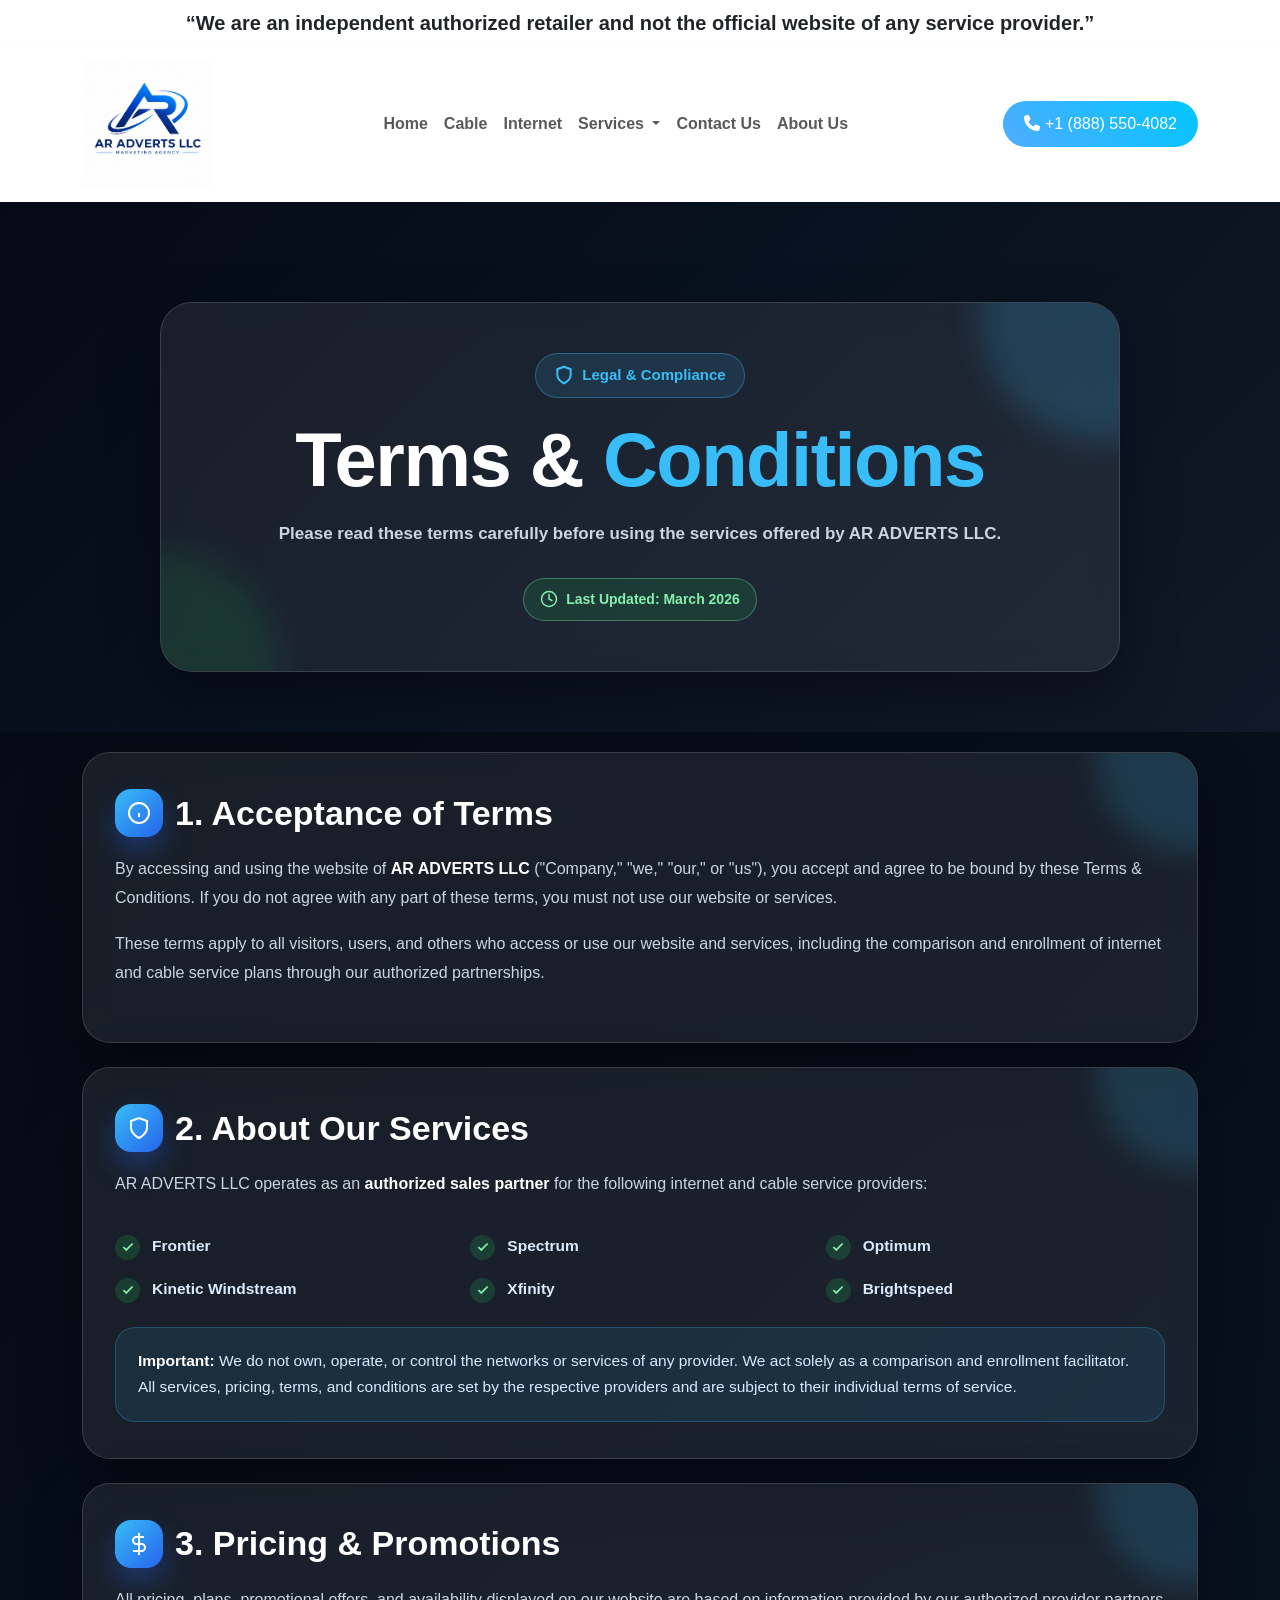
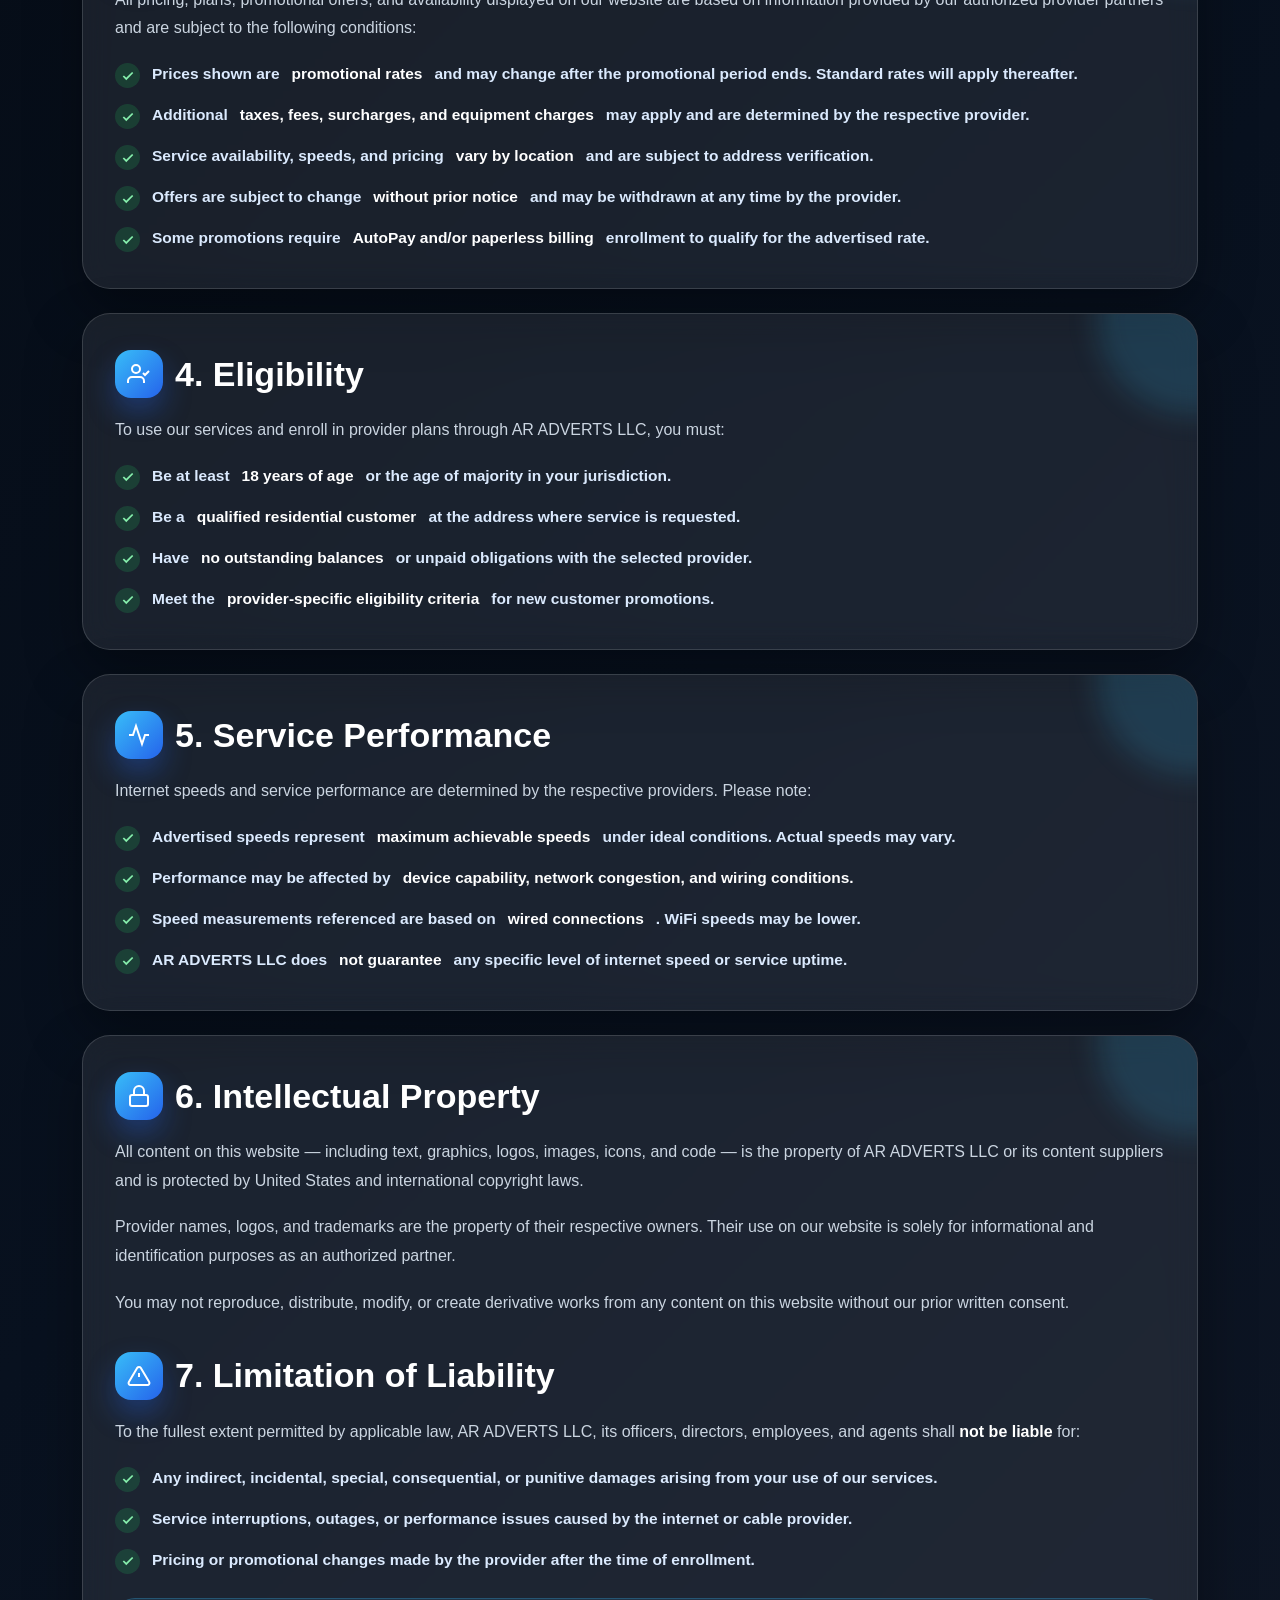
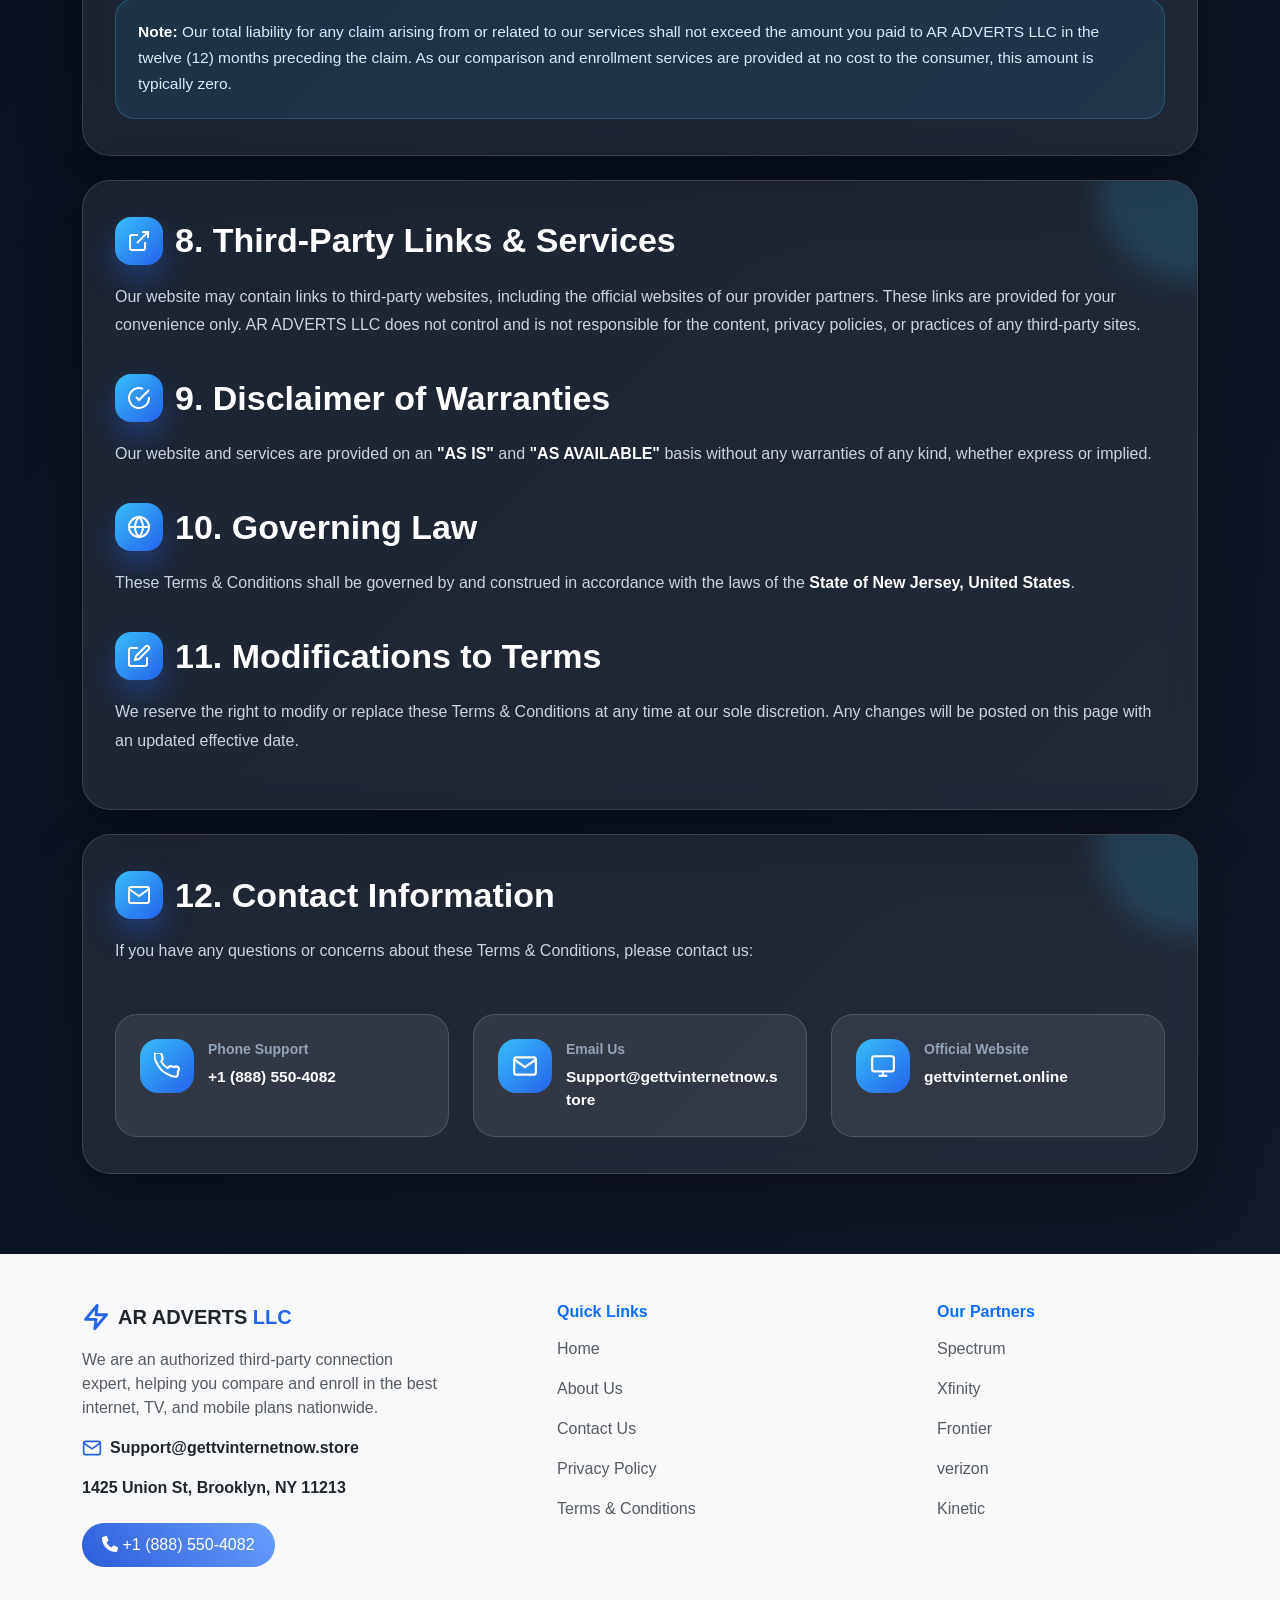
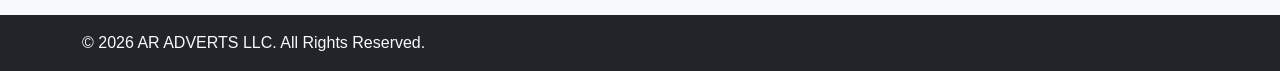
<file: terms.html>
<!DOCTYPE html>
<html lang="en">
<head>
    <meta charset="UTF-8">
    <meta name="viewport" content="width=device-width, initial-scale=1.0">
    <title>AR ADVERTS LLC</title>
<!-- Google tag (gtag.js) -->
<script async src="https://www.googletagmanager.com/gtag/js?id=AW-18141696121"></script>
<script>
  window.dataLayer = window.dataLayer || [];
  function gtag(){dataLayer.push(arguments);}
  gtag('js', new Date());

  gtag('config', 'AW-18141696121');
</script><!-- Event snippet for Click on call button conversion page
In your html page, add the snippet and call gtag_report_conversion when someone clicks on the chosen link or button. -->
<script>
function gtag_report_conversion(url) {
  var callback = function () {
    if (typeof(url) != 'undefined') {
      window.location = url;
    }
  };
  gtag('event', 'conversion', {
      'send_to': 'AW-18141696121/rLj6CM21tagcEPmg0cpD',
      'event_callback': callback
  });
  return false;
}
</script>
<!-- Google Tag Manager (noscript) -->
<noscript><iframe src="https://www.googletagmanager.com/ns.html?id=GTM-TQG388PW"
height="0" width="0" style="display:none;visibility:hidden"></iframe></noscript>
<!-- End Google Tag Manager (noscript) -->
<!-- Google Tag Manager -->
<script>(function(w,d,s,l,i){w[l]=w[l]||[];w[l].push({'gtm.start':
new Date().getTime(),event:'gtm.js'});var f=d.getElementsByTagName(s)[0],
j=d.createElement(s),dl=l!='dataLayer'?'&l='+l:'';j.async=true;j.src=
'https://www.googletagmanager.com/gtm.js?id='+i+dl;f.parentNode.insertBefore(j,f);
})(window,document,'script','dataLayer','GTM-TQG388PW');</script>
<!-- End Google Tag Manager -->
<script>
function gtag_report_conversion(url) {
  var callback = function () {
    if (typeof(url) != 'undefined') {
      window.location = url;
    }
  };
  gtag('event', 'conversion', {
      'send_to': 'AW-18141696121/JoPcCKj8gKgcEPmg0cpD',
      'value': 1.0,
      'currency': 'USD',
      'event_callback': callback
  });
  return false;
}
</script>
<!-- Event snippet for Page view conversion page
In your html page, add the snippet and call gtag_report_conversion when someone clicks on the chosen link or button. -->
<script>
function gtag_report_conversion(url) {
  var callback = function () {
    if (typeof(url) != 'undefined') {
      window.location = url;
    }
  };
  gtag('event', 'conversion', {
      'send_to': 'AW-18141696121/JoPcCKj8gKgcEPmg0cpD',
      'value': 1.0,
      'currency': 'USD',
      'event_callback': callback
  });
  return false;
}
</script>

    <!-- Bootstrap -->
    <link href="https://cdn.jsdelivr.net/npm/bootstrap@5.3.0/dist/css/bootstrap.min.css" rel="stylesheet">

    <!-- Font Awesome -->
    <link rel="stylesheet" href="https://cdnjs.cloudflare.com/ajax/libs/font-awesome/6.5.0/css/all.min.css">
<script src="https://cdn.jsdelivr.net/npm/@popperjs/core@2.11.8/dist/umd/popper.min.js" integrity="sha384-I7E8VVD/ismYTF4hNIPjVp/Zjvgyol6VFvRkX/vR+Vc4jQkC+hVqc2pM8ODewa9r" crossorigin="anonymous"></script>
<script src="https://cdn.jsdelivr.net/npm/bootstrap@5.3.8/dist/js/bootstrap.min.js" integrity="sha384-G/EV+4j2dNv+tEPo3++6LCgdCROaejBqfUeNjuKAiuXbjrxilcCdDz6ZAVfHWe1Y" crossorigin="anonymous"></script>
    <!-- Custom CSS -->
    <link rel="stylesheet" href="css/style.css">
    <link rel="stylesheet" href="css/xfinify.css">
</head>
<body>

<!-- Navbar -->


<div class="fw-bold fs-5 py-2 text-center">
  “We are an independent authorized retailer and not the official website of any service provider.”
</div>


<!-- Navbar -->
 
<nav class="navbar navbar-expand-lg navbar-light bg-white py-2 shadow-sm sticky-top">
    <div class="container align-items-center">
        <a class="navbar-brand fw-bold" href="#"><img src="logo.jpeg" alt="" width="130px"></a>

        <button class="navbar-toggler" data-bs-toggle="collapse" data-bs-target="#nav">
            <span class="navbar-toggler-icon"></span>
        </button>

        <div class="collapse navbar-collapse" id="nav">
            <ul class="navbar-nav mx-auto">
                <li class="nav-item"><a class="nav-link" href="/">Home</a></li>
                <li class="nav-item"><a class="nav-link" href="cable.html">Cable</a></li>
                <li class="nav-item"><a class="nav-link" href="internet.html">Internet</a></li>
                <li class="nav-item dropdown">
  <a
    class="nav-link dropdown-toggle"
    href="#"
    id="servicesDropdown"
    role="button"
    data-bs-toggle="dropdown"
    aria-expanded="false"
  >
    Services
  </a>

  <ul class="dropdown-menu" aria-labelledby="servicesDropdown">
    <li><a class="dropdown-item" href="verizon.html">Verizon</a></li>
    <li><a class="dropdown-item" href="frontier.html">Frontier</a></li>
    <li><a class="dropdown-item" href="spectrum.html">Spectrum</a></li>
    <li><a class="dropdown-item" href="kinetic.html">Kinetic</a></li>
    <li><a class="dropdown-item" href="xfinity.html">Xfinity</a></li>
    <li><a class="dropdown-item" href="astound.html">Astound</a></li>
  </ul>
</li>
                <li class="nav-item"><a class="nav-link" href="contact.html">Contact Us</a></li>
                <li class="nav-item"><a class="nav-link" href="about.html">About Us</a></li>
            </ul>

            <a href="tel:+18885504082"  class="btn call-btn">
                <i class="fa fa-phone"></i> +1 (888) 550-4082
            </a>
        </div>
    </div>
</nav>


<section class="satx-policy-hero">
  <div class="container satx-container">

    <div class="row justify-content-center text-center">
      <div class="col-12 col-lg-10">

        <div class="satx-hero-content satx-anim-up satx-visible" style="transition-delay: 0s;">

          <div class="satx-badge mx-auto">
            <svg viewBox="0 0 24 24" fill="none" stroke="currentColor" stroke-width="2.5" stroke-linecap="round">
              <path d="M12 22s8-4 8-10V5l-8-3-8 3v7c0 6 8 10 8 10z"></path>
            </svg>
            Legal &amp; Compliance
          </div>

          <h1>
            Terms & <span>Conditions</span>
          </h1>

          <p>
           Please read these terms carefully before using the services offered by AR ADVERTS LLC.
          </p>

          <div class="satx-updated-tag mx-auto">
            <svg viewBox="0 0 24 24" fill="none" stroke="currentColor" stroke-width="2" stroke-linecap="round">
              <circle cx="12" cy="12" r="10"></circle>
              <polyline points="12 6 12 12 16 14"></polyline>
            </svg>
            Last Updated: March 2026
          </div>

        </div>

      </div>
    </div>

  </div>
</section>
<section class="satx-terms">
  <div class="container satx-container">

    <div class="row g-4">

      <!-- 1. Acceptance of Terms -->
      <div class="col-12">
        <div class="satx-glass-card satx-anim-up satx-visible" style="transition-delay: 0s;">
          <h2 class="satx-sec-h">
            <span class="satx-sec-ic">
              <svg viewBox="0 0 24 24" fill="none" stroke="currentColor" stroke-width="2">
                <circle cx="12" cy="12" r="10"></circle>
                <line x1="12" y1="16" x2="12" y2="12"></line>
                <line x1="12" y1="8" x2="12.01" y2="8"></line>
              </svg>
            </span>
            1. Acceptance of Terms
          </h2>

          <p class="satx-p">
            By accessing and using the website of <span class="satx-strong">AR ADVERTS LLC</span> ("Company," "we," "our," or "us"), you accept and agree to be bound by these Terms &amp; Conditions. If you do not agree with any part of these terms, you must not use our website or services.
          </p>

          <p class="satx-p">
            These terms apply to all visitors, users, and others who access or use our website and services, including the comparison and enrollment of internet and cable service plans through our authorized partnerships.
          </p>
        </div>
      </div>

      <!-- 2. About Our Services -->
      <div class="col-12">
        <div class="satx-glass-card satx-anim-up satx-visible" style="transition-delay: 0.1s;">
          <h2 class="satx-sec-h">
            <span class="satx-sec-ic">
              <svg viewBox="0 0 24 24" fill="none" stroke="currentColor" stroke-width="2">
                <path d="M12 22s8-4 8-10V5l-8-3-8 3v7c0 6 8 10 8 10z"></path>
              </svg>
            </span>
            2. About Our Services
          </h2>

          <p class="satx-p">
            AR ADVERTS LLC operates as an <span class="satx-strong">authorized sales partner</span> for the following internet and cable service providers:
          </p>

          <div class="row g-3 satx-list-grid">
            <div class="col-12 col-md-6 col-lg-4">
              <div class="satx-li"><span class="satx-li-ic"><svg viewBox="0 0 24 24" fill="none" stroke="currentColor"><polyline points="20 6 9 17 4 12"></polyline></svg></span>Frontier</div>
            </div>

            <div class="col-12 col-md-6 col-lg-4">
              <div class="satx-li"><span class="satx-li-ic"><svg viewBox="0 0 24 24" fill="none" stroke="currentColor"><polyline points="20 6 9 17 4 12"></polyline></svg></span>Spectrum</div>
            </div>

            <div class="col-12 col-md-6 col-lg-4">
              <div class="satx-li"><span class="satx-li-ic"><svg viewBox="0 0 24 24" fill="none" stroke="currentColor"><polyline points="20 6 9 17 4 12"></polyline></svg></span>Optimum</div>
            </div>

            <div class="col-12 col-md-6 col-lg-4">
              <div class="satx-li"><span class="satx-li-ic"><svg viewBox="0 0 24 24" fill="none" stroke="currentColor"><polyline points="20 6 9 17 4 12"></polyline></svg></span>Kinetic Windstream</div>
            </div>

            <div class="col-12 col-md-6 col-lg-4">
              <div class="satx-li"><span class="satx-li-ic"><svg viewBox="0 0 24 24" fill="none" stroke="currentColor"><polyline points="20 6 9 17 4 12"></polyline></svg></span>Xfinity</div>
            </div>

            <div class="col-12 col-md-6 col-lg-4">
              <div class="satx-li"><span class="satx-li-ic"><svg viewBox="0 0 24 24" fill="none" stroke="currentColor"><polyline points="20 6 9 17 4 12"></polyline></svg></span>Brightspeed</div>
            </div>
          </div>

          <div class="satx-highlight">
            <strong>Important:</strong> We do not own, operate, or control the networks or services of any provider. We act solely as a comparison and enrollment facilitator. All services, pricing, terms, and conditions are set by the respective providers and are subject to their individual terms of service.
          </div>
        </div>
      </div>

      <!-- 3. Pricing & Promotions -->
      <div class="col-12">
        <div class="satx-glass-card satx-anim-up satx-visible" style="transition-delay: 0.2s;">
          <h2 class="satx-sec-h">
            <span class="satx-sec-ic">
              <svg viewBox="0 0 24 24" fill="none" stroke="currentColor" stroke-width="2">
                <line x1="12" y1="1" x2="12" y2="23"></line>
                <path d="M17 5H9.5a3.5 3.5 0 000 7h5a3.5 3.5 0 010 7H6"></path>
              </svg>
            </span>
            3. Pricing &amp; Promotions
          </h2>

          <p class="satx-p">
            All pricing, plans, promotional offers, and availability displayed on our website are based on information provided by our authorized provider partners and are subject to the following conditions:
          </p>

          <div class="satx-list">
            <div class="satx-li"><span class="satx-li-ic"><svg viewBox="0 0 24 24" fill="none" stroke="currentColor"><polyline points="20 6 9 17 4 12"></polyline></svg></span>Prices shown are <span class="satx-strong">promotional rates</span> and may change after the promotional period ends. Standard rates will apply thereafter.</div>

            <div class="satx-li"><span class="satx-li-ic"><svg viewBox="0 0 24 24" fill="none" stroke="currentColor"><polyline points="20 6 9 17 4 12"></polyline></svg></span>Additional <span class="satx-strong">taxes, fees, surcharges, and equipment charges</span> may apply and are determined by the respective provider.</div>

            <div class="satx-li"><span class="satx-li-ic"><svg viewBox="0 0 24 24" fill="none" stroke="currentColor"><polyline points="20 6 9 17 4 12"></polyline></svg></span>Service availability, speeds, and pricing <span class="satx-strong">vary by location</span> and are subject to address verification.</div>

            <div class="satx-li"><span class="satx-li-ic"><svg viewBox="0 0 24 24" fill="none" stroke="currentColor"><polyline points="20 6 9 17 4 12"></polyline></svg></span>Offers are subject to change <span class="satx-strong">without prior notice</span> and may be withdrawn at any time by the provider.</div>

            <div class="satx-li"><span class="satx-li-ic"><svg viewBox="0 0 24 24" fill="none" stroke="currentColor"><polyline points="20 6 9 17 4 12"></polyline></svg></span>Some promotions require <span class="satx-strong">AutoPay and/or paperless billing</span> enrollment to qualify for the advertised rate.</div>
          </div>
        </div>
      </div>

      <!-- 4. Eligibility -->
      <div class="col-12">
        <div class="satx-glass-card satx-anim-up satx-visible" style="transition-delay: 0.3s;">
          <h2 class="satx-sec-h">
            <span class="satx-sec-ic">
              <svg viewBox="0 0 24 24" fill="none" stroke="currentColor" stroke-width="2">
                <path d="M17 21v-2a4 4 0 00-4-4H5a4 4 0 00-4 4v2"></path>
                <circle cx="9" cy="7" r="4"></circle>
                <polyline points="16 11 18 13 22 9"></polyline>
              </svg>
            </span>
            4. Eligibility
          </h2>

          <p class="satx-p">
            To use our services and enroll in provider plans through AR ADVERTS LLC, you must:
          </p>

          <div class="satx-list">
            <div class="satx-li"><span class="satx-li-ic"><svg viewBox="0 0 24 24" fill="none" stroke="currentColor"><polyline points="20 6 9 17 4 12"></polyline></svg></span>Be at least <span class="satx-strong">18 years of age</span> or the age of majority in your jurisdiction.</div>

            <div class="satx-li"><span class="satx-li-ic"><svg viewBox="0 0 24 24" fill="none" stroke="currentColor"><polyline points="20 6 9 17 4 12"></polyline></svg></span>Be a <span class="satx-strong">qualified residential customer</span> at the address where service is requested.</div>

            <div class="satx-li"><span class="satx-li-ic"><svg viewBox="0 0 24 24" fill="none" stroke="currentColor"><polyline points="20 6 9 17 4 12"></polyline></svg></span>Have <span class="satx-strong">no outstanding balances</span> or unpaid obligations with the selected provider.</div>

            <div class="satx-li"><span class="satx-li-ic"><svg viewBox="0 0 24 24" fill="none" stroke="currentColor"><polyline points="20 6 9 17 4 12"></polyline></svg></span>Meet the <span class="satx-strong">provider-specific eligibility criteria</span> for new customer promotions.</div>
          </div>
        </div>
      </div>

      <!-- 5. Service Performance -->
      <div class="col-12">
        <div class="satx-glass-card satx-anim-up satx-visible" style="transition-delay: 0.4s;">
          <h2 class="satx-sec-h">
            <span class="satx-sec-ic">
              <svg viewBox="0 0 24 24" fill="none" stroke="currentColor" stroke-width="2">
                <polyline points="22 12 18 12 15 21 9 3 6 12 2 12"></polyline>
              </svg>
            </span>
            5. Service Performance
          </h2>

          <p class="satx-p">
            Internet speeds and service performance are determined by the respective providers. Please note:
          </p>

          <div class="satx-list">
            <div class="satx-li"><span class="satx-li-ic"><svg viewBox="0 0 24 24" fill="none" stroke="currentColor"><polyline points="20 6 9 17 4 12"></polyline></svg></span>Advertised speeds represent <span class="satx-strong">maximum achievable speeds</span> under ideal conditions. Actual speeds may vary.</div>

            <div class="satx-li"><span class="satx-li-ic"><svg viewBox="0 0 24 24" fill="none" stroke="currentColor"><polyline points="20 6 9 17 4 12"></polyline></svg></span>Performance may be affected by <span class="satx-strong">device capability, network congestion, and wiring conditions.</span></div>

            <div class="satx-li"><span class="satx-li-ic"><svg viewBox="0 0 24 24" fill="none" stroke="currentColor"><polyline points="20 6 9 17 4 12"></polyline></svg></span>Speed measurements referenced are based on <span class="satx-strong">wired connections</span>. WiFi speeds may be lower.</div>

            <div class="satx-li"><span class="satx-li-ic"><svg viewBox="0 0 24 24" fill="none" stroke="currentColor"><polyline points="20 6 9 17 4 12"></polyline></svg></span>AR ADVERTS LLC does <span class="satx-strong">not guarantee</span> any specific level of internet speed or service uptime.</div>
          </div>
        </div>
      </div>

      <!-- 6 and 7 -->
      <div class="col-12">
        <div class="satx-glass-card satx-anim-up satx-visible" style="transition-delay: 0.5s;">
          <h2 class="satx-sec-h">
            <span class="satx-sec-ic">
              <svg viewBox="0 0 24 24" fill="none" stroke="currentColor" stroke-width="2">
                <rect x="3" y="11" width="18" height="11" rx="2"></rect>
                <path d="M7 11V7a5 5 0 0110 0v4"></path>
              </svg>
            </span>
            6. Intellectual Property
          </h2>

          <p class="satx-p">
            All content on this website — including text, graphics, logos, images, icons, and code — is the property of AR ADVERTS LLC or its content suppliers and is protected by United States and international copyright laws.
          </p>

          <p class="satx-p">
            Provider names, logos, and trademarks are the property of their respective owners. Their use on our website is solely for informational and identification purposes as an authorized partner.
          </p>

          <p class="satx-p">
            You may not reproduce, distribute, modify, or create derivative works from any content on this website without our prior written consent.
          </p>

          <h2 class="satx-sec-h satx-sub-sec">
            <span class="satx-sec-ic">
              <svg viewBox="0 0 24 24" fill="none" stroke="currentColor" stroke-width="2">
                <path d="M10.29 3.86L1.82 18a2 2 0 001.71 3h16.94a2 2 0 001.71-3L13.71 3.86a2 2 0 00-3.42 0z"></path>
                <line x1="12" y1="9" x2="12" y2="13"></line>
                <line x1="12" y1="17" x2="12.01" y2="17"></line>
              </svg>
            </span>
            7. Limitation of Liability
          </h2>

          <p class="satx-p">
            To the fullest extent permitted by applicable law, AR ADVERTS LLC, its officers, directors, employees, and agents shall <span class="satx-strong">not be liable</span> for:
          </p>

          <div class="satx-list">
            <div class="satx-li"><span class="satx-li-ic"><svg viewBox="0 0 24 24" fill="none" stroke="currentColor"><polyline points="20 6 9 17 4 12"></polyline></svg></span>Any indirect, incidental, special, consequential, or punitive damages arising from your use of our services.</div>

            <div class="satx-li"><span class="satx-li-ic"><svg viewBox="0 0 24 24" fill="none" stroke="currentColor"><polyline points="20 6 9 17 4 12"></polyline></svg></span>Service interruptions, outages, or performance issues caused by the internet or cable provider.</div>

            <div class="satx-li"><span class="satx-li-ic"><svg viewBox="0 0 24 24" fill="none" stroke="currentColor"><polyline points="20 6 9 17 4 12"></polyline></svg></span>Pricing or promotional changes made by the provider after the time of enrollment.</div>
          </div>

          <div class="satx-highlight">
            <strong>Note:</strong> Our total liability for any claim arising from or related to our services shall not exceed the amount you paid to AR ADVERTS LLC in the twelve (12) months preceding the claim. As our comparison and enrollment services are provided at no cost to the consumer, this amount is typically zero.
          </div>
        </div>
      </div>

      <!-- 8, 9, 10, 11 -->
      <div class="col-12">
        <div class="satx-glass-card satx-anim-up satx-visible" style="transition-delay: 0.6s;">
          <h2 class="satx-sec-h">
            <span class="satx-sec-ic">
              <svg viewBox="0 0 24 24" fill="none" stroke="currentColor" stroke-width="2">
                <path d="M18 13v6a2 2 0 01-2 2H5a2 2 0 01-2-2V8a2 2 0 012-2h6"></path>
                <polyline points="15 3 21 3 21 9"></polyline>
                <line x1="10" y1="14" x2="21" y2="3"></line>
              </svg>
            </span>
            8. Third-Party Links &amp; Services
          </h2>

          <p class="satx-p">
            Our website may contain links to third-party websites, including the official websites of our provider partners. These links are provided for your convenience only. AR ADVERTS LLC does not control and is not responsible for the content, privacy policies, or practices of any third-party sites.
          </p>

          <h2 class="satx-sec-h satx-sub-sec">
            <span class="satx-sec-ic">
              <svg viewBox="0 0 24 24" fill="none" stroke="currentColor" stroke-width="2">
                <path d="M22 11.08V12a10 10 0 11-5.93-9.14"></path>
                <polyline points="22 4 12 14.01 9 11.01"></polyline>
              </svg>
            </span>
            9. Disclaimer of Warranties
          </h2>

          <p class="satx-p">
            Our website and services are provided on an <span class="satx-strong">"AS IS"</span> and <span class="satx-strong">"AS AVAILABLE"</span> basis without any warranties of any kind, whether express or implied.
          </p>

          <h2 class="satx-sec-h satx-sub-sec">
            <span class="satx-sec-ic">
              <svg viewBox="0 0 24 24" fill="none" stroke="currentColor" stroke-width="2">
                <circle cx="12" cy="12" r="10"></circle>
                <path d="M2 12h20"></path>
                <path d="M12 2a15.3 15.3 0 014 10 15.3 15.3 0 01-4 10 15.3 15.3 0 01-4-10 15.3 15.3 0 014-10z"></path>
              </svg>
            </span>
            10. Governing Law
          </h2>

          <p class="satx-p">
            These Terms &amp; Conditions shall be governed by and construed in accordance with the laws of the <span class="satx-strong">State of New Jersey, United States</span>.
          </p>

          <h2 class="satx-sec-h satx-sub-sec">
            <span class="satx-sec-ic">
              <svg viewBox="0 0 24 24" fill="none" stroke="currentColor" stroke-width="2">
                <path d="M11 4H4a2 2 0 00-2 2v14a2 2 0 002 2h14a2 2 0 002-2v-7"></path>
                <path d="M18.5 2.5a2.121 2.121 0 013 3L12 15l-4 1 1-4 9.5-9.5z"></path>
              </svg>
            </span>
            11. Modifications to Terms
          </h2>

          <p class="satx-p">
            We reserve the right to modify or replace these Terms &amp; Conditions at any time at our sole discretion. Any changes will be posted on this page with an updated effective date.
          </p>
        </div>
      </div>

      <!-- 12. Contact Information -->
      <div class="col-12">
        <div class="satx-glass-card satx-anim-up satx-visible" style="transition-delay: 0.7s;">
          <h2 class="satx-sec-h">
            <span class="satx-sec-ic">
              <svg viewBox="0 0 24 24" fill="none" stroke="currentColor" stroke-width="2">
                <path d="M4 4h16c1.1 0 2 .9 2 2v12c0 1.1-.9 2-2 2H4c-1.1 0-2-.9-2-2V6c0-1.1.9-2 2-2z"></path>
                <polyline points="22 6 12 13 2 6"></polyline>
              </svg>
            </span>
            12. Contact Information
          </h2>

          <p class="satx-p">
            If you have any questions or concerns about these Terms &amp; Conditions, please contact us:
          </p>

          <div class="row g-4 satx-contact-grid">

            <div class="col-12 col-md-6 col-lg-4">
              <div class="satx-c-card">
                <div class="satx-c-ic">
                  <svg viewBox="0 0 24 24" fill="none" stroke="currentColor" stroke-width="2">
                    <path d="M22 16.92v3a2 2 0 01-2.18 2 19.8 19.8 0 01-8.63-3.07A19.5 19.5 0 013.25 10.5 19.8 19.8 0 01.22 1.9 2 2 0 012.18 0h3a2 2 0 012 1.72 12.84 12.84 0 00.7 2.81 2 2 0 01-.45 2.11L6.61 7.91a16 16 0 006.06 6.06l1.27-1.27a2 2 0 012.11-.45 12.84 12.84 0 002.81.7A2 2 0 0122 16.92z"></path>
                  </svg>
                </div>

                <div class="satx-c-info">
                  <div class="satx-c-label">Phone Support</div>
                  <div class="satx-c-val"><a href="tel:18663147409">+1 (888) 550-4082</a></div>
                </div>
              </div>
            </div>

            <div class="col-12 col-md-6 col-lg-4">
              <div class="satx-c-card">
                <div class="satx-c-ic">
                  <svg viewBox="0 0 24 24" fill="none" stroke="currentColor" stroke-width="2">
                    <path d="M4 4h16c1.1 0 2 .9 2 2v12c0 1.1-.9 2-2 2H4c-1.1 0-2-.9-2-2V6c0-1.1.9-2 2-2z"></path>
                    <polyline points="22 6 12 13 2 6"></polyline>
                  </svg>
                </div>

                <div class="satx-c-info">
                  <div class="satx-c-label">Email Us</div>
                  <div class="satx-c-val"><a href="mailto:Support@gettvinternetnow.store">Support@gettvinternetnow.store</a></div>
                </div>
              </div>
            </div>

            <div class="col-12 col-md-6 col-lg-4">
              <div class="satx-c-card">
                <div class="satx-c-ic">
                  <svg viewBox="0 0 24 24" fill="none" stroke="currentColor" stroke-width="2">
                    <rect x="2" y="3" width="20" height="14" rx="2"></rect>
                    <line x1="8" y1="21" x2="16" y2="21"></line>
                    <line x1="12" y1="17" x2="12" y2="21"></line>
                  </svg>
                </div>

                <div class="satx-c-info">
                  <div class="satx-c-label">Official Website</div>
                  <div class="satx-c-val"><a href="https://gettvinternet.online" target="_blank" rel="noopener">gettvinternet.online</a></div>
                </div>
              </div>
            </div>

          </div>
        </div>
      </div>

    </div>

  </div>
</section>
<!-- Bootstrap JS -->
<footer class="saa-ft bg-light pt-5">
  <div class="container">
    <div class="row justify-content-between">

       <!-- Left Column: Brand & Contact -->
      <div class="col-md-4 mb-4 mb-md-0">
        <div class="d-flex align-items-center mb-3">
          <svg viewBox="0 0 24 24" fill="none" stroke="#2563eb" stroke-width="2.5" width="28" height="28" stroke-linecap="round" stroke-linejoin="round" class="me-2">
            <polygon points="13 2 3 14 12 14 11 22 21 10 12 10 13 2"></polygon>
          </svg>
          <span class="fs-5 fw-bold text-dark">AR ADVERTS  <span class="fs-5 fw-bold">LLC</span></span>
        </div>
        <p class="text-muted">We are an authorized third-party connection expert, helping you compare and enroll in the best internet, TV, and mobile plans nationwide.</p>
        
        <!-- Email -->
        <div class="d-flex align-items-center mt-3 mb-2">
          <svg viewBox="0 0 24 24" fill="none" stroke="#2563eb" stroke-width="2" width="20" height="20" class="me-2">
            <path d="M4 4h16c1.1 0 2 .9 2 2v12c0 1.1-.9 2-2 2H4c-1.1 0-2-.9-2-2V6c0-1.1.9-2 2-2z"></path>
            <polyline points="22,6 12,13 2,6"></polyline>
          </svg>
          <a href="mailto:Support@gettvinternetnow.store" class="text-dark fw-semibold text-decoration-none">Support@gettvinternetnow.store</a>
        </div>

        <div class="d-flex align-items-center mt-3 mb-2">
          <a  class="text-dark fw-semibold text-decoration-none">1425 Union St, Brooklyn, NY 11213</a>
        </div>

        <!-- Phone CTA -->
        <a href="tel:+18885504082" class="saa-srv-cta">
            <i class="fa fa-phone"></i> +1 (888) 550-4082
          </a>
      </div>

      <!-- Middle Column: Quick Links -->
      <div class="col-md-3 mb-4 mb-md-0">
        <h6 class="fw-bold mb-3 text-primary">Quick Links</h6>
        <ul class="list-unstyled text-muted">
          <li class="mb-3"><a href="/" class="text-decoration-none text-muted">Home</a></li>
          <li class="mb-3"><a href="about.html" class="text-decoration-none text-muted">About Us</a></li>
          <li class="mb-3"><a href="contact.html" class="text-decoration-none text-muted">Contact Us</a></li>
          <li class="mb-3"><a href="privacy.html" class="text-decoration-none text-muted">Privacy Policy</a></li>
          <li><a href="terms.html" class="text-decoration-none text-muted">Terms &amp; Conditions</a></li>
        </ul>
      </div>

      <!-- Right Column: Our Partners -->
      <div class="col-md-3">
        <h6 class="fw-bold mb-3 text-primary">Our Partners</h6>
        <ul class="list-unstyled text-muted">
          <li class="mb-3"><a href="spectrum.html" class="text-decoration-none text-muted">Spectrum</a></li>
          <li class="mb-3"><a href="xfinity.html" class="text-decoration-none text-muted">Xfinity</a></li>
          <li class="mb-3"><a href="frontier.html" class="text-decoration-none text-muted">Frontier</a></li>
          <li class="mb-3"><a href="verizon.html" class="text-decoration-none text-muted">verizon</a></li>
          <li class="mb-3"><a href="kinetic.html" class="text-decoration-none text-muted">Kinetic</a></li>
        </ul>
      </div>

    </div>
  </div>

  <!-- Bottom Dark Bar -->
  <div class="bg-dark text-light py-3 mt-5">
    <div class="container d-flex flex-column flex-md-row justify-content-between align-items-center">
      <div>© 2026 AR ADVERTS LLC. All Rights Reserved.</div>
      
    </div>
  </div>
</footer>
<script src="script.js"></script>
</body>
</html>
</file>
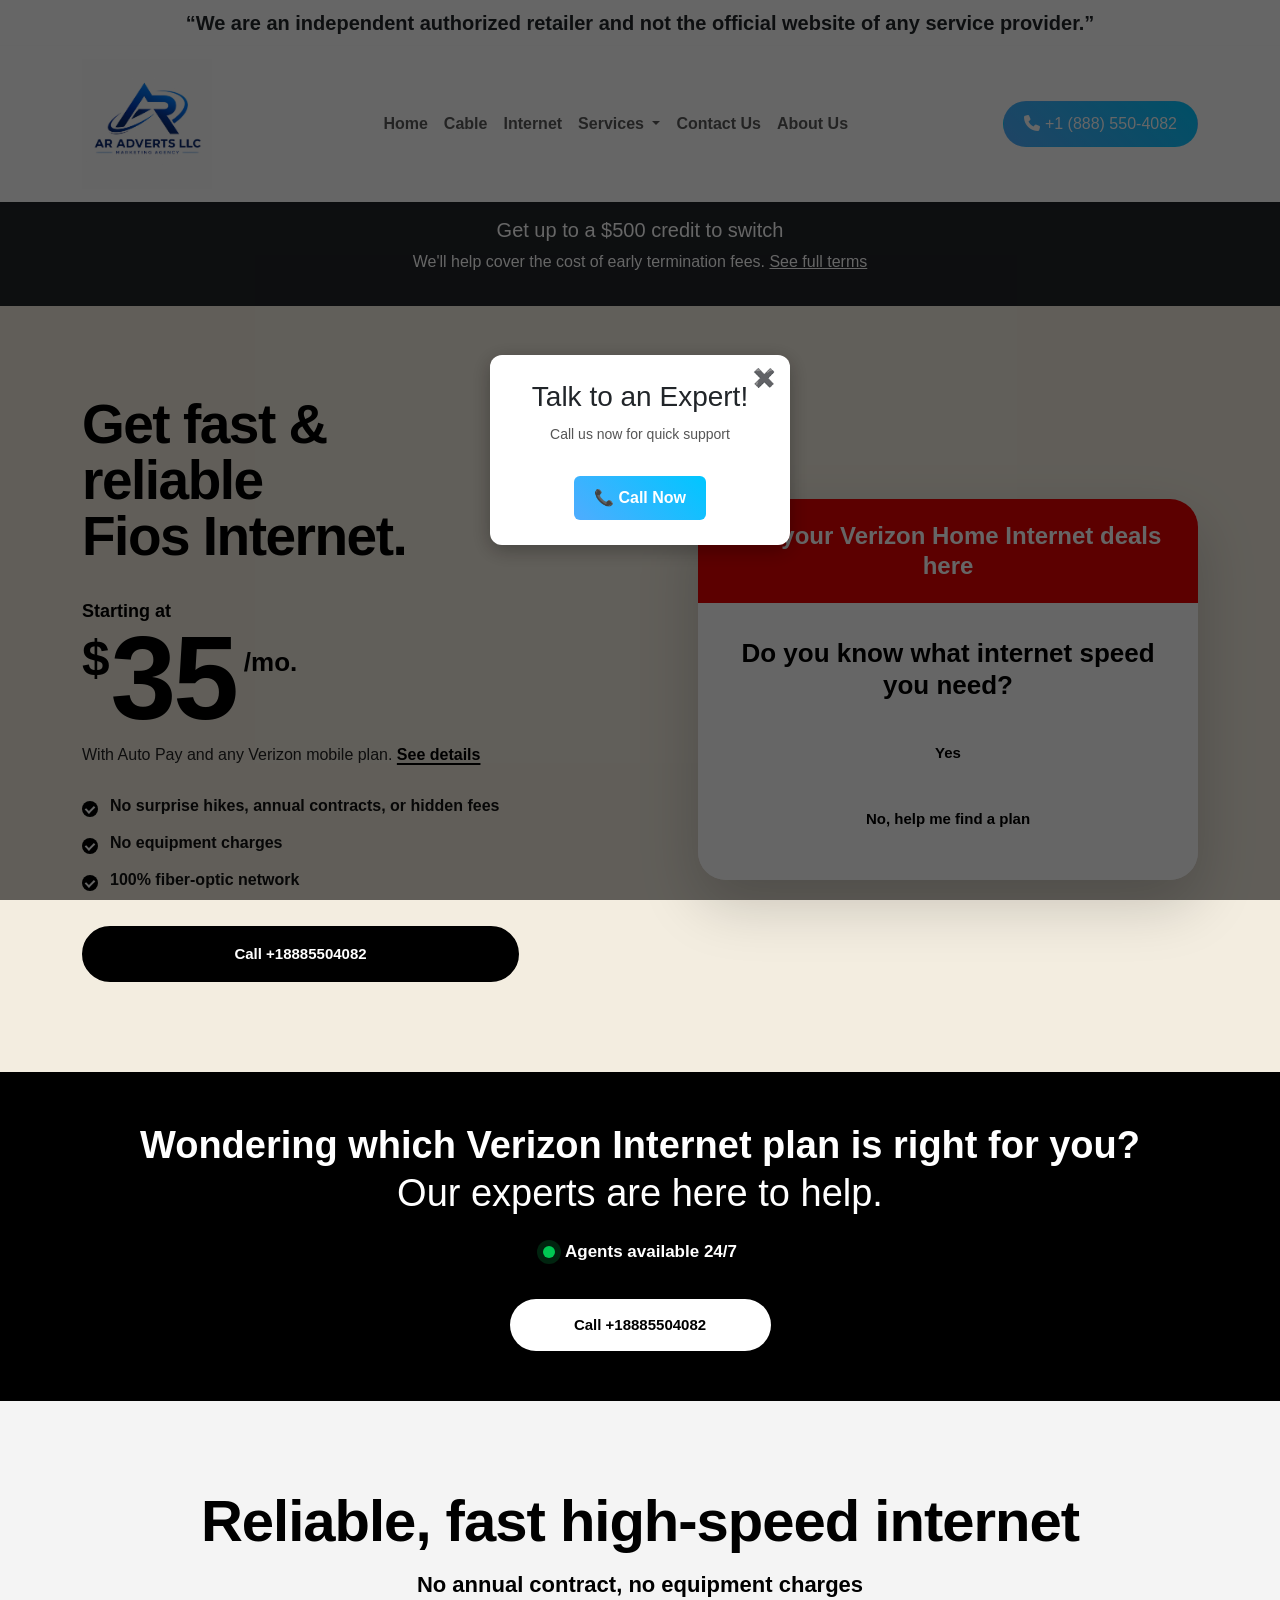
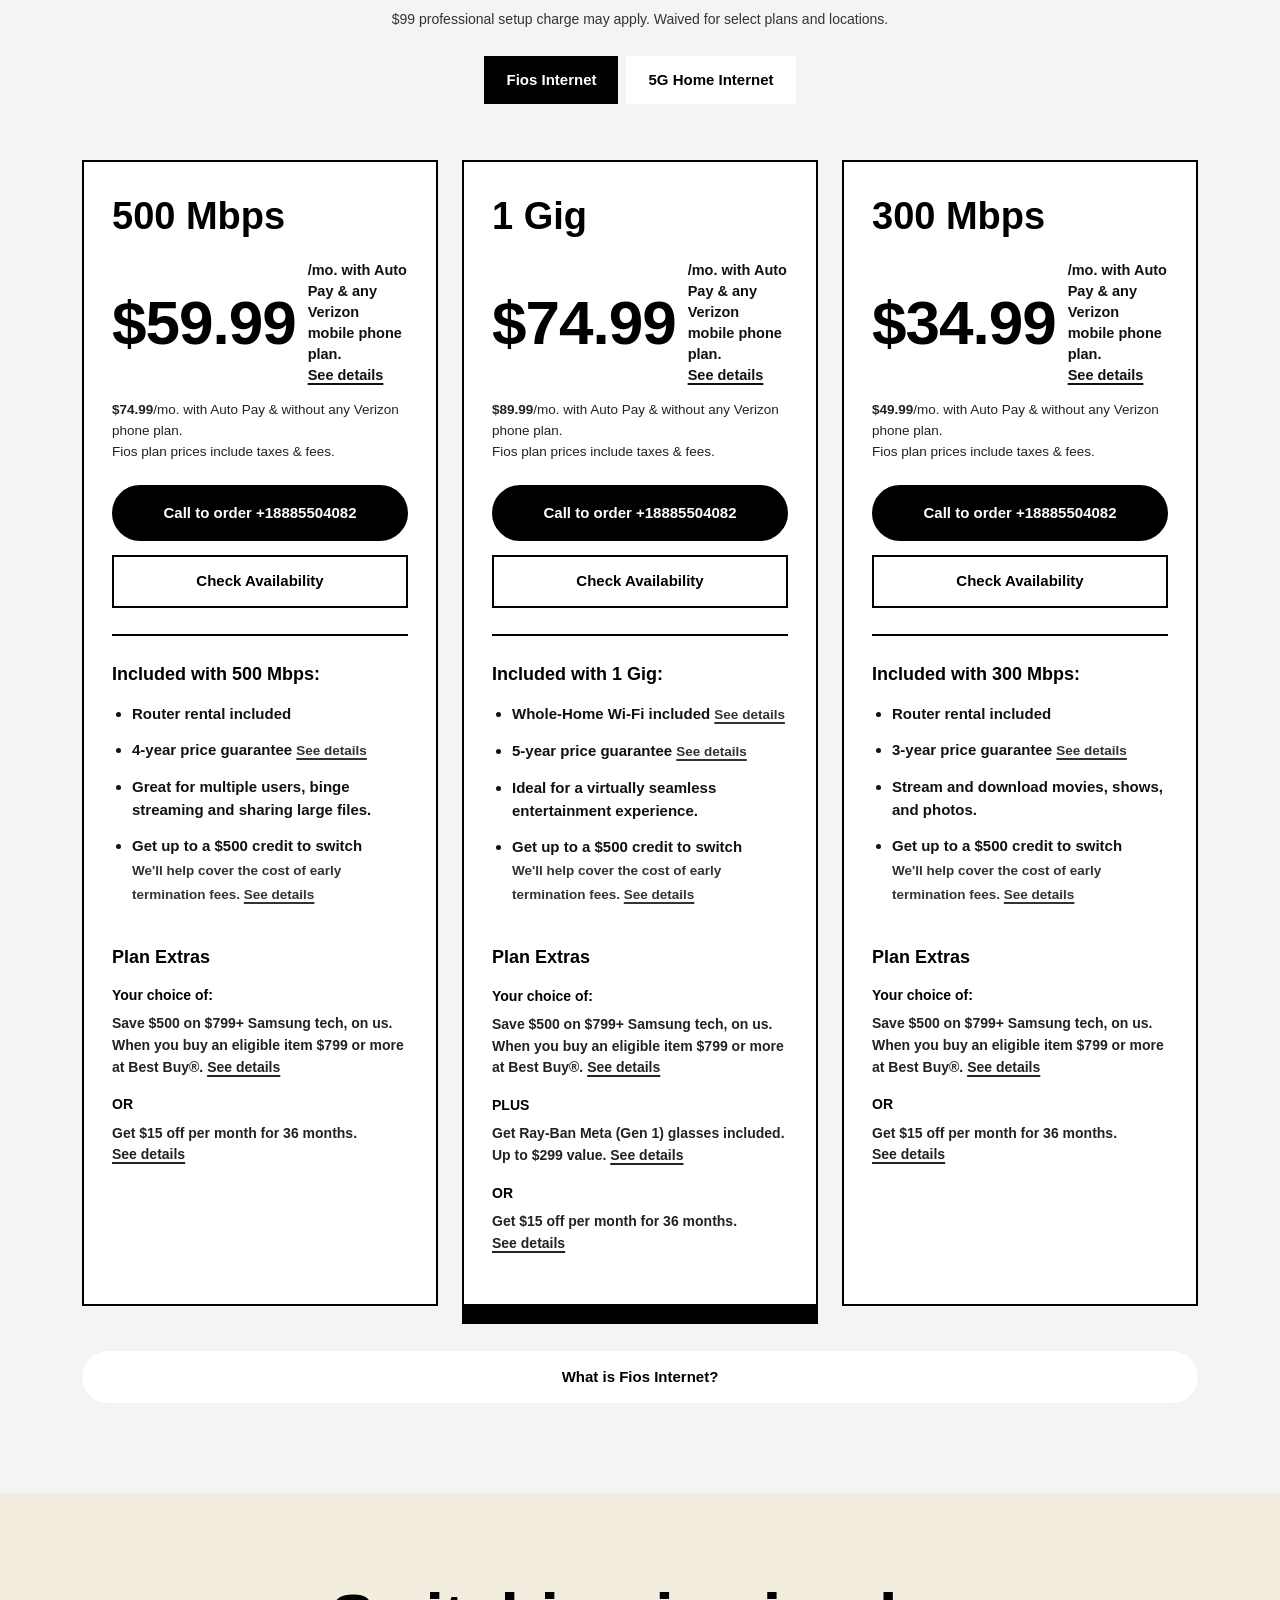
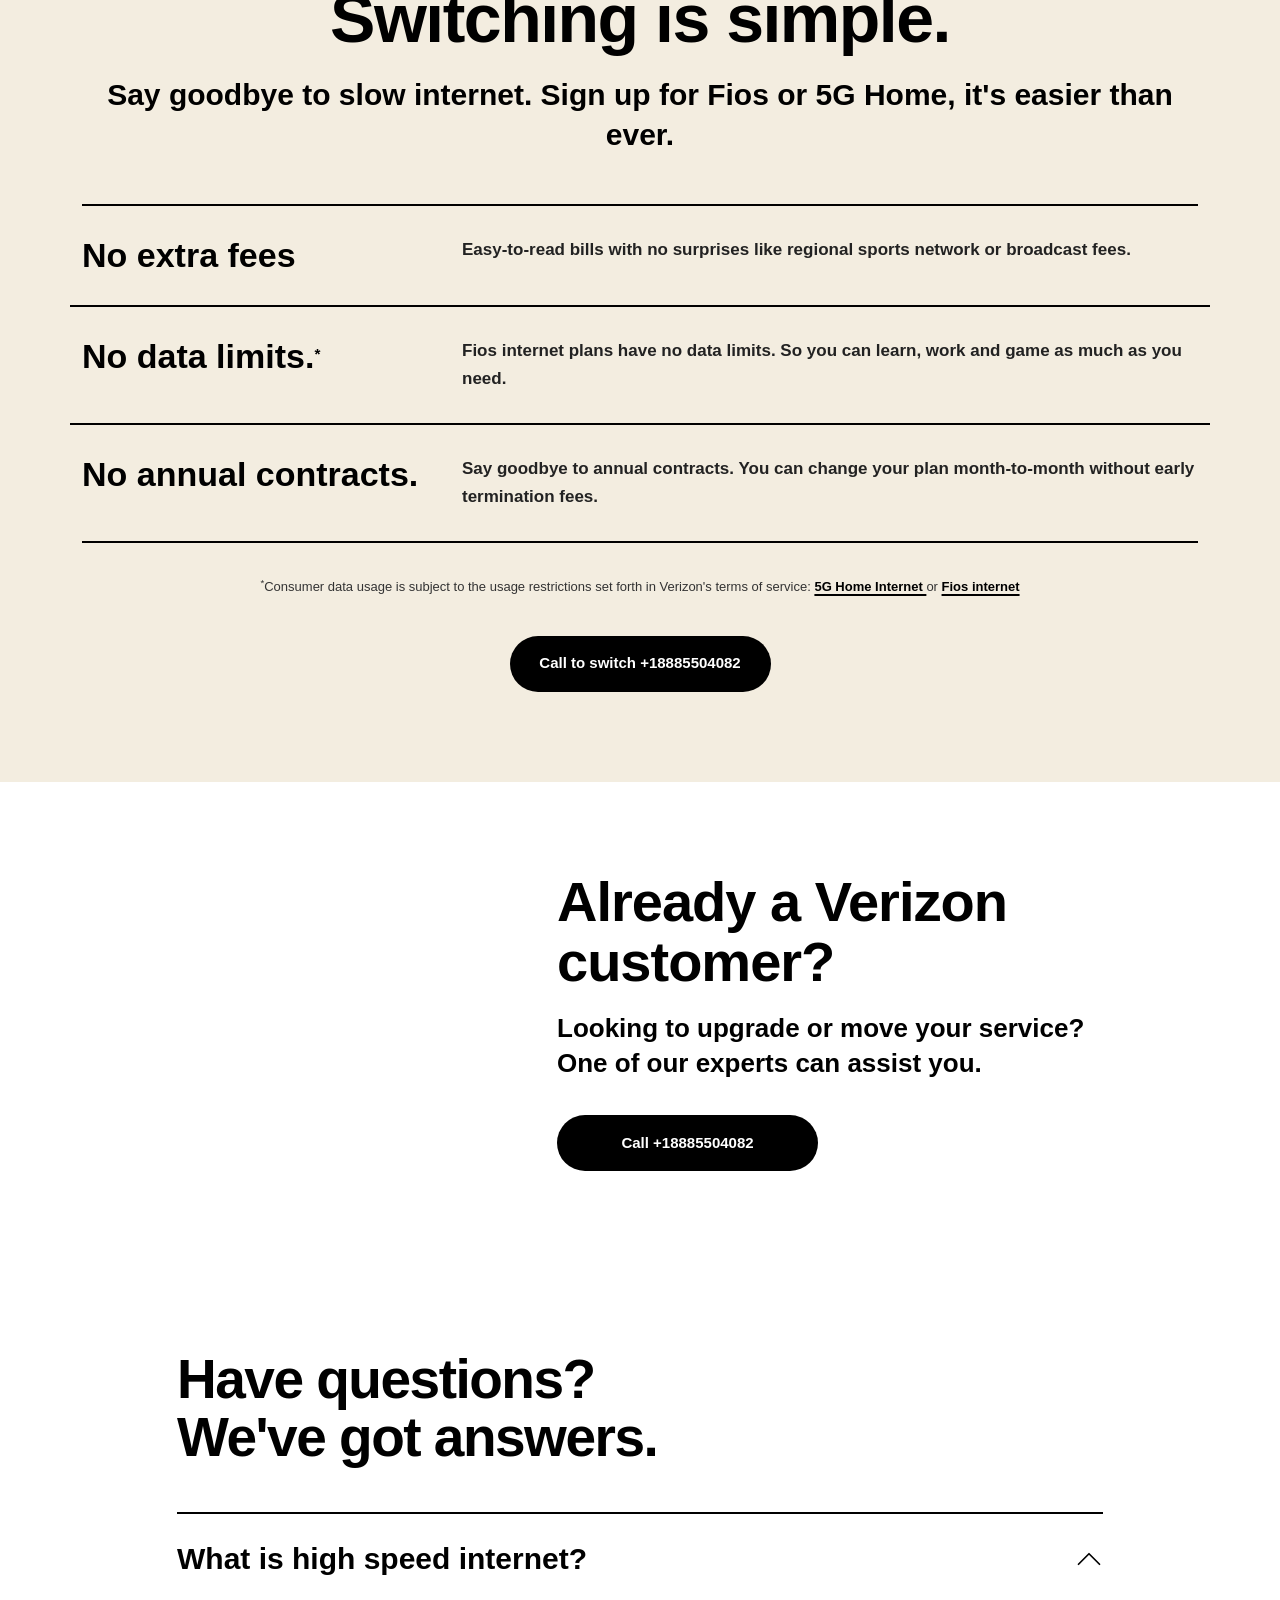
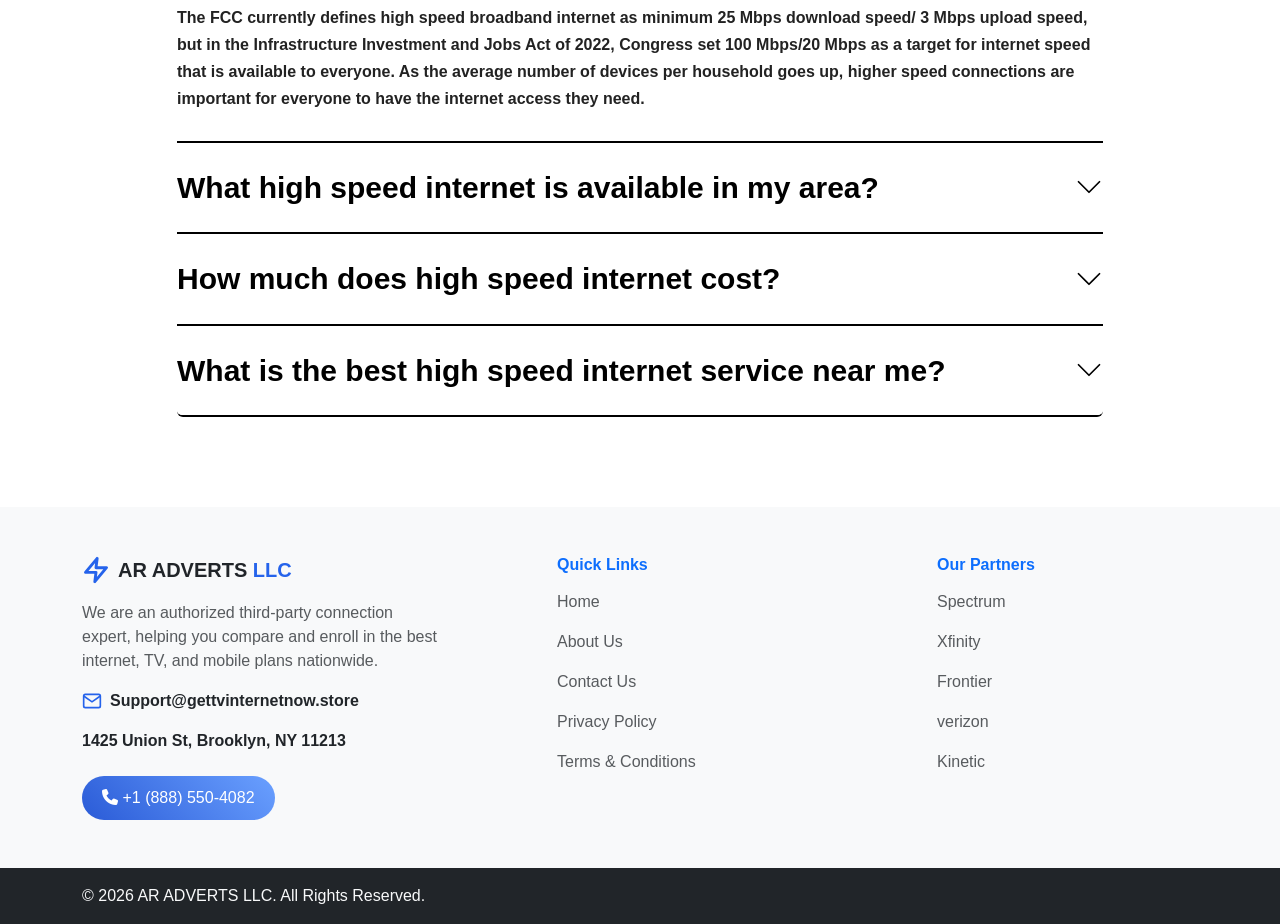
<file: verizon.html>
<!DOCTYPE html>
<html lang="en">
<head>
    <meta charset="UTF-8">
    <meta name="viewport" content="width=device-width, initial-scale=1.0">
    <title>AR ADVERTS LLC</title>
<!-- Google tag (gtag.js) -->
<script async src="https://www.googletagmanager.com/gtag/js?id=AW-18141696121"></script>
<script>
  window.dataLayer = window.dataLayer || [];
  function gtag(){dataLayer.push(arguments);}
  gtag('js', new Date());

  gtag('config', 'AW-18141696121');
</script><!-- Event snippet for Click on call button conversion page
In your html page, add the snippet and call gtag_report_conversion when someone clicks on the chosen link or button. -->
<script>
function gtag_report_conversion(url) {
  var callback = function () {
    if (typeof(url) != 'undefined') {
      window.location = url;
    }
  };
  gtag('event', 'conversion', {
      'send_to': 'AW-18141696121/rLj6CM21tagcEPmg0cpD',
      'event_callback': callback
  });
  return false;
}
</script>
<!-- Google Tag Manager (noscript) -->
<noscript><iframe src="https://www.googletagmanager.com/ns.html?id=GTM-TQG388PW"
height="0" width="0" style="display:none;visibility:hidden"></iframe></noscript>
<!-- End Google Tag Manager (noscript) -->
<!-- Google Tag Manager -->
<script>(function(w,d,s,l,i){w[l]=w[l]||[];w[l].push({'gtm.start':
new Date().getTime(),event:'gtm.js'});var f=d.getElementsByTagName(s)[0],
j=d.createElement(s),dl=l!='dataLayer'?'&l='+l:'';j.async=true;j.src=
'https://www.googletagmanager.com/gtm.js?id='+i+dl;f.parentNode.insertBefore(j,f);
})(window,document,'script','dataLayer','GTM-TQG388PW');</script>
<!-- End Google Tag Manager -->
<script>
function gtag_report_conversion(url) {
  var callback = function () {
    if (typeof(url) != 'undefined') {
      window.location = url;
    }
  };
  gtag('event', 'conversion', {
      'send_to': 'AW-18141696121/JoPcCKj8gKgcEPmg0cpD',
      'value': 1.0,
      'currency': 'USD',
      'event_callback': callback
  });
  return false;
}
</script>
<!-- Event snippet for Page view conversion page
In your html page, add the snippet and call gtag_report_conversion when someone clicks on the chosen link or button. -->
<script>
function gtag_report_conversion(url) {
  var callback = function () {
    if (typeof(url) != 'undefined') {
      window.location = url;
    }
  };
  gtag('event', 'conversion', {
      'send_to': 'AW-18141696121/JoPcCKj8gKgcEPmg0cpD',
      'value': 1.0,
      'currency': 'USD',
      'event_callback': callback
  });
  return false;
}
</script>

    <!-- Bootstrap -->
    <link href="https://cdn.jsdelivr.net/npm/bootstrap@5.3.0/dist/css/bootstrap.min.css" rel="stylesheet">

    <!-- Font Awesome -->
    <link rel="stylesheet" href="https://cdnjs.cloudflare.com/ajax/libs/font-awesome/6.5.0/css/all.min.css">
<script src="https://cdn.jsdelivr.net/npm/@popperjs/core@2.11.8/dist/umd/popper.min.js" integrity="sha384-I7E8VVD/ismYTF4hNIPjVp/Zjvgyol6VFvRkX/vR+Vc4jQkC+hVqc2pM8ODewa9r" crossorigin="anonymous"></script>
<script src="https://cdn.jsdelivr.net/npm/bootstrap@5.3.8/dist/js/bootstrap.min.js" integrity="sha384-G/EV+4j2dNv+tEPo3++6LCgdCROaejBqfUeNjuKAiuXbjrxilcCdDz6ZAVfHWe1Y" crossorigin="anonymous"></script>
    <!-- Custom CSS -->
    <link rel="stylesheet" href="css/style.css">
    <link rel="stylesheet" href="css/verizon.css">
</head>
<body>

<!-- Navbar -->
<!-- Overlay -->
<div id="popupOverlay" style="
  position: fixed;
  top: 0;
  left: 0;
  width: 100%;
  height: 100%;
  background: rgba(0,0,0,0.6);
  display: none;
  justify-content: center;
  align-items: center;
  z-index: 9999;
">

  <!-- Popup Box -->
  <div style="
    background: white;
    padding: 25px;
    border-radius: 12px;
    text-align: center;
    width: 300px;
    box-shadow: 0 5px 20px rgba(0,0,0,0.3);
    position: relative;
    font-family: Arial, sans-serif;
  ">

    <!-- Close Button -->
    <span onclick="closePopup()" style="
      position: absolute;
      top: 10px;
      right: 15px;
      cursor: pointer;
      font-size: 18px;
      font-weight: bold;
    ">✖️</span>

    <h3 style="margin-bottom: 10px;">Talk to an Expert!</h3>
    <p style="font-size: 14px; color: #555;">Call us now for quick support</p>

    <!-- Call Button -->
    <a href="tel:+18885504082" style="
      display: inline-block;
      margin-top: 15px;
      padding: 10px 20px;
      background: linear-gradient(45deg, #4facfe, #00c6ff);
      color: white;
      text-decoration: none;
      border-radius: 6px;
      font-weight: bold;
    ">
      📞 Call Now
    </a>

  </div>
</div>

<div class="fw-bold fs-5 py-2 text-center">
  “We are an independent authorized retailer and not the official website of any service provider.”
</div>

<!-- Navbar -->
 
<nav class="navbar navbar-expand-lg navbar-light bg-white py-2 shadow-sm sticky-top">
    <div class="container align-items-center">
        <a class="navbar-brand fw-bold" href="#"><img src="logo.jpeg" alt="" width="130px"></a>

        <button class="navbar-toggler" data-bs-toggle="collapse" data-bs-target="#nav">
            <span class="navbar-toggler-icon"></span>
        </button>

        <div class="collapse navbar-collapse" id="nav">
            <ul class="navbar-nav mx-auto">
                <li class="nav-item"><a class="nav-link" href="/">Home</a></li>
                <li class="nav-item"><a class="nav-link" href="cable.html">Cable</a></li>
                <li class="nav-item"><a class="nav-link" href="internet.html">Internet</a></li>
                <li class="nav-item dropdown">
  <a
    class="nav-link dropdown-toggle"
    href="#"
    id="servicesDropdown"
    role="button"
    data-bs-toggle="dropdown"
    aria-expanded="false"
  >
    Services
  </a>

  <ul class="dropdown-menu" aria-labelledby="servicesDropdown">
    <li><a class="dropdown-item" href="verizon.html">Verizon</a></li>
    <li><a class="dropdown-item" href="frontier.html">Frontier</a></li>
    <li><a class="dropdown-item" href="spectrum.html">Spectrum</a></li>
    <li><a class="dropdown-item" href="kinetic.html">Kinetic</a></li>
    <li><a class="dropdown-item" href="xfinity.html">Xfinity</a></li>
    <li><a class="dropdown-item" href="astound.html">Astound</a></li>
  </ul>
</li>
                <li class="nav-item"><a class="nav-link" href="contact.html">Contact Us</a></li>
                <li class="nav-item"><a class="nav-link" href="about.html">About Us</a></li>
            </ul>

            <a href="tel:+18885504082"  class="btn call-btn">
                <i class="fa fa-phone"></i> +1 (888) 550-4082
            </a>
        </div>
    </div>
</nav>
<div class="banner bg-dark text-white text-center py-3">
  <div class="container">
    <div class="row">
      <div class="col-12">

        <h5 class="">
          Get up to a $500 credit to switch
        </h5>

        <p class="banner__disc">
          We'll help cover the cost of early termination fees.
          <u onclick="openModal(event)" data-target="credit-switch-modal" class="cursor-pointer d-inline-block">
            See full terms
          </u>
        </p>

      </div>
    </div>
  </div>
</div>

<section class="hero">
  <div class="container">
    <div class="row justify-content-center align-items-center g-5">

      <div class="col-12 col-md-10 order-md-2 col-lg-6 offset-lg-1">
        <div class="flow__question-container hero__flow">

          <p class="hero__flow-header d-flex justify-content-center align-items-center">
            <span>
              Get your Verizon Home<br class="d-sm-none"> Internet deals here
            </span>
          </p>

          <div class="hero__flow-body" data-scout="q_know_which_speed">

            <p class="flow__question">
              Do you know what internet speed you need?
            </p>

            <button
              class="button button--white button--flow hero__flow-button"
              onclick="stepForward(this)"
              data-next="step-2a"
            >
              Yes
            </button>

            <button
              class="button button--white button--flow hero__flow-button"
              onclick="stepForward(this)"
              data-next="step-2b"
            >
              No, help me find a plan
            </button>

          </div>

        </div>
      </div>

      <div class="col-12 col-md-10 order-md-1 col-lg-5">

        <h1 class="hero__title">
          Get fast &amp; reliable<br> Fios Internet.
        </h1>

        <div class="d-md-flex align-items-center d-lg-block">

          <div>
            <p class="hero__starting">Starting at</p>

            <div class="hero__price d-flex align-items-start">
              <p class="hero__price-large"><sup>$</sup>35</p>
              <p class="hero__price-small">/mo.</p>
            </div>

            <p class="hero__disc">
              With Auto Pay and any Verizon
              <br class="d-none d-md-block d-lg-none"> mobile plan.
              <u
                onclick="openModal(event)"
                data-target="hero-modal"
                class="cursor-pointer d-inline-block"
              >
                See details
              </u>
            </p>
          </div>

          <ul class="hero__list">
            <li>No surprise hikes, annual contracts, or hidden fees</li>
            <li>No equipment charges</li>
            <li>100% fiber-optic network</li>
          </ul>

          <div class="d-none d-lg-block">
            <a
              href="tel:+18885504082"
              placeholder="+18885504082"
              ringpoolid="31728"
              class="button button--black hero__call af-tel"
            >
              Call +18885504082
            </a>
          </div>

        </div>

      </div>

    </div>
  </div>
</section>


<section class="wondering">
  <div class="container">

    <div class="row justify-content-center text-center">

      <div class="col-12">

        <p class="wondering__title">
          <b>
            Wondering which Verizon Internet plan is
            <br class="d-none d-md-block d-lg-none">
            right for you?
          </b>
          <br>
          Our experts are here to help.
        </p>

        <p class="wondering__agents d-flex align-items-center justify-content-center">
          <span class="wondering__agents-dot"></span>
          Agents available 24/7
        </p>

      </div>

      <div class="col-9 col-sm-8 col-md-4 col-lg-3">

        <a
          href="tel:+18885504082"
          placeholder="+18885504082"
          ringpoolid="31728"
          class="button button--white af-tel"
        >
          Call +18885504082
        </a>

      </div>

    </div>

  </div>
</section>

<section class="plans">
  <div class="container">

    <div class="row justify-content-center text-center">
      <div class="col-12">

        <h1 class="plans__title">
          Reliable, fast <span class="d-inline-block">high-speed</span> internet
        </h1>

        <p class="plans__subtitle">
          No annual contract,<br class="d-sm-none"> no equipment charges
        </p>

        <p class="plans__disclaimer">
          $99 professional setup charge may apply. Waived for select plans and locations.
        </p>

        <div class="plans__toggle d-flex justify-content-center flex-wrap gap-2" role="tablist">
          <button
            class="plans__toggle-btn button button--square active"
            data-bs-toggle="pill"
            data-bs-target="#fios-internet"
            type="button"
            role="tab"
          >
            Fios Internet
          </button>

          <button
            class="plans__toggle-btn button button--square"
            data-bs-toggle="pill"
            data-bs-target="#home-5g-internet"
            type="button"
            role="tab"
          >
            5G Home Internet
          </button>
        </div>

      </div>
    </div>

    <div class="tab-content plans__container">

      <!-- Fios Internet -->
      <div class="tab-pane fade show active" id="fios-internet" role="tabpanel">
        <div class="row g-4 justify-content-center">

          <!-- 500 Mbps -->
          <div class="col-12 col-md-6 col-lg-4">
            <div class="plan plan--500">
              <h1 class="plan__title">500 Mbps</h1>

              <div class="plan__price d-md-flex align-items-center">
                <p class="plan__price--large">$59.99</p>
                <p class="plan__price--small">
                  /mo. with Auto Pay &amp; any Verizon mobile phone plan.
                  <u onclick="openModal(event)" data-target="fios-500-modal" class="cursor-pointer d-inline-block">
                    See details
                  </u>
                </p>
              </div>

              <p class="plan__price-disc">
                <b>$74.99</b>/mo. with Auto Pay &amp; without any Verizon phone plan.
                <br class="d-none d-lg-block">
                Fios plan prices include taxes &amp; fees.
              </p>

              <a href="tel:+18885504082" placeholder="+18885504082" ringpoolid="31728" class="button button--black plan__call af-tel">
                Call to order +18885504082
              </a>

              <a href="#" target="_blank" rel="noopener noreferrer" class="plan__availability" aria-label="Opens in New Window - 500 Mbps Availability">
                Check Availability
              </a>

              <hr class="plan__divider">

              <h2 class="plan__included"><strong>Included with 500 Mbps:</strong></h2>

              <ul class="plan__list">
                <li>Router rental included</li>
                <li>
                  4-year price guarantee
                  <span>
                    <u onclick="openModal(event)" data-target="price-guarantee-modal-4year" class="cursor-pointer d-inline-block">
                      See details
                    </u>
                  </span>
                </li>
                <li>Great for multiple users, binge streaming and sharing large files.</li>
                <li>
                  Get up to a $500 credit to switch<br>
                  <span>
                    We'll help cover the cost of early termination fees.
                    <u onclick="openModal(event)" data-target="500-credit-modal" class="cursor-pointer d-inline-block">
                      See details
                    </u>
                  </span>
                </li>
              </ul>

              <h2 class="plan__included"><strong>Plan Extras</strong></h2>

              <p class="plan__choice"><strong>Your choice of:</strong></p>

              <p class="plan__option">
                Save $500 on $799+ Samsung tech, on us. When you buy an eligible item $799 or more at Best Buy®.
                <span>
                  <u onclick="openModal(event)" data-target="samsung-500-off-modal" class="cursor-pointer d-inline-block">
                    See details
                  </u>
                </span>
              </p>

              <p class="plan__choice"><strong>OR</strong></p>

              <p class="plan__option">
                Get $15 off per month for 36 months.
                <span>
                  <u onclick="openModal(event)" data-target="15-off-per-month-500-modal" class="cursor-pointer d-inline-block">
                    See details
                  </u>
                </span>
              </p>
            </div>
          </div>

          <!-- 1 Gig -->
          <div class="col-12 col-md-6 col-lg-4">
            <div class="plan plan--1gig plan--featured">
              <h1 class="plan__title">1 Gig</h1>

              <div class="plan__price d-md-flex align-items-center">
                <p class="plan__price--large">$74.99</p>
                <p class="plan__price--small">
                  /mo. with Auto Pay &amp; any Verizon mobile phone plan.
                  <u onclick="openModal(event)" data-target="fios-1gig-modal" class="cursor-pointer d-inline-block">
                    See details
                  </u>
                </p>
              </div>

              <p class="plan__price-disc">
                <b>$89.99</b>/mo. with Auto Pay &amp; without any Verizon phone plan.
                <br class="d-none d-lg-block">
                Fios plan prices include taxes &amp; fees.
              </p>

              <a href="tel:+18885504082" placeholder="+18885504082" ringpoolid="31728" class="button button--black plan__call af-tel">
                Call to order +18885504082
              </a>

              <a href="#" target="_blank" rel="noopener noreferrer" class="plan__availability" aria-label="Opens in New Window - 1 Gig Availability">
                Check Availability
              </a>

              <hr class="plan__divider">

              <h2 class="plan__included"><strong>Included with 1 Gig:</strong></h2>

              <ul class="plan__list">
                <li>
                  Whole-Home Wi-Fi included
                  <span>
                    <u onclick="openModal(event)" data-target="whole-wifi-modal" class="cursor-pointer d-inline-block">
                      See details
                    </u>
                  </span>
                </li>
                <li>
                  5-year price guarantee
                  <span>
                    <u onclick="openModal(event)" data-target="price-guarantee-modal-5year" class="cursor-pointer d-inline-block">
                      See details
                    </u>
                  </span>
                </li>
                <li>Ideal for a virtually seamless entertainment experience.</li>
                <li>
                  Get up to a $500 credit to switch<br>
                  <span>
                    We'll help cover the cost of early termination fees.
                    <u onclick="openModal(event)" data-target="500-credit-modal" class="cursor-pointer d-inline-block">
                      See details
                    </u>
                  </span>
                </li>
              </ul>

              <h2 class="plan__included"><strong>Plan Extras</strong></h2>

              <p class="plan__choice"><strong>Your choice of:</strong></p>

              <p class="plan__option">
                Save $500 on $799+ Samsung tech, on us. When you buy an eligible item $799 or more at Best Buy®.
                <span>
                  <u onclick="openModal(event)" data-target="samsung-500-off-modal" class="cursor-pointer d-inline-block">
                    See details
                  </u>
                </span>
              </p>

              <p class="plan__choice"><strong>PLUS</strong></p>

              <p class="plan__option">
                Get Ray-Ban Meta (Gen 1) glasses included. Up to $299 value.
                <span>
                  <u onclick="openModal(event)" data-target="rayban-modal-1gig" class="cursor-pointer d-inline-block">
                    See details
                  </u>
                </span>
              </p>

              <p class="plan__choice"><strong>OR</strong></p>

              <p class="plan__option">
                Get $15 off per month for 36 months.
                <span>
                  <u onclick="openModal(event)" data-target="15-off-per-month-1-modal" class="cursor-pointer d-inline-block">
                    See details
                  </u>
                </span>
              </p>
            </div>
          </div>

          <!-- 300 Mbps -->
          <div class="col-12 col-md-6 col-lg-4">
            <div class="plan plan--300">
              <h1 class="plan__title">300 Mbps</h1>

              <div class="plan__price d-md-flex align-items-center">
                <p class="plan__price--large">$34.99</p>
                <p class="plan__price--small">
                  /mo. with Auto Pay &amp; any Verizon mobile phone plan.
                  <u onclick="openModal(event)" data-target="fios-300-modal" class="cursor-pointer d-inline-block">
                    See details
                  </u>
                </p>
              </div>

              <p class="plan__price-disc">
                <b>$49.99</b>/mo. with Auto Pay &amp; without any Verizon phone plan.
                <br class="d-none d-lg-block">
                Fios plan prices include taxes &amp; fees.
              </p>

              <a href="tel:+18885504082" placeholder="+18885504082" ringpoolid="31728" class="button button--black plan__call af-tel">
                Call to order +18885504082
              </a>

              <a href="#" target="_blank" rel="noopener noreferrer" class="plan__availability" aria-label="Opens in New Window - 300 Mbps Availability">
                Check Availability
              </a>

              <hr class="plan__divider">

              <h2 class="plan__included"><strong>Included with 300 Mbps:</strong></h2>

              <ul class="plan__list">
                <li>Router rental included</li>
                <li>
                  3-year price guarantee
                  <span>
                    <u onclick="openModal(event)" data-target="price-guarantee-modal-3year" class="cursor-pointer d-inline-block">
                      See details
                    </u>
                  </span>
                </li>
                <li>Stream and download movies, shows, and photos.</li>
                <li>
                  Get up to a $500 credit to switch<br>
                  <span>
                    We'll help cover the cost of early termination fees.
                    <u onclick="openModal(event)" data-target="500-credit-modal" class="cursor-pointer d-inline-block">
                      See details
                    </u>
                  </span>
                </li>
              </ul>

              <h2 class="plan__included"><strong>Plan Extras</strong></h2>

              <p class="plan__choice"><strong>Your choice of:</strong></p>

              <p class="plan__option">
                Save $500 on $799+ Samsung tech, on us. When you buy an eligible item $799 or more at Best Buy®.
                <span>
                  <u onclick="openModal(event)" data-target="samsung-500-off-modal" class="cursor-pointer d-inline-block">
                    See details
                  </u>
                </span>
              </p>

              <p class="plan__choice"><strong>OR</strong></p>

              <p class="plan__option">
                Get $15 off per month for 36 months.
                <span>
                  <u onclick="openModal(event)" data-target="15-off-per-month-300-modal" class="cursor-pointer d-inline-block">
                    See details
                  </u>
                </span>
              </p>
            </div>
          </div>

        </div>
      </div>

      <!-- 5G Home Internet -->
      <div class="tab-pane fade" id="home-5g-internet" role="tabpanel">
        <div class="row g-4 justify-content-center">

          <!-- 5G Home Plus -->
          <div class="col-12 col-md-6 col-lg-4">
            <div class="plan plan--five-plus">
              <h1 class="plan__title">5G Home Plus</h1>

              <div class="plan__price d-md-flex align-items-center">
                <p class="plan__price--large">$45</p>
                <p class="plan__price--small">
                  /mo. with Auto Pay &amp; any Verizon mobile phone plan.
                  <u onclick="openModal(event)" data-target="5g-home-plus-modal" class="cursor-pointer d-inline-block">
                    See details
                  </u>
                </p>
              </div>

              <p class="plan__price-disc">
                <strong>$70</strong>/mo without Auto Pay &amp; without any Verizon phone plan.
                <br class="d-none d-lg-block">
                Plan prices include taxes and fees.
              </p>

              <a href="tel:+18885504082" placeholder="+18885504082" ringpoolid="31728" class="button button--black plan__call af-tel">
                Call to order +18885504082
              </a>

              <a href="#" target="_blank" rel="noopener noreferrer" class="plan__availability" aria-label="Opens in New Window - 5G Home Plus Availability">
                Check Availability
              </a>

              <hr class="plan__divider">

              <h2 class="plan__included"><strong>Included with 5G Home Plus:</strong></h2>

              <ul class="plan__list">
                <li>Faster speeds</li>
                <li>
                  Unlimited premium data<br>
                  <span>
                    Consumer data usage is subject to the usage restrictions set forth in Verizon's terms of service; visit:
                    <a href="https://www.verizon.com/support/customer-agreement/" target="_blank" aria-label="Verizon's terms of service">
                      https://www.verizon.com/support/customer-agreement/
                    </a>
                  </span>
                </li>
                <li>
                  4-year price guarantee
                  <span>
                    <u onclick="openModal(event)" data-target="price-guarantee-modal-4year" class="cursor-pointer d-inline-block">
                      See details
                    </u>
                  </span>
                </li>
                <li>1080p HD video streaming</li>
                <li>Router included</li>
                <li>
                  Get up to a $500 credit to switch<br>
                  <span>
                    We'll help cover the cost of early termination fees.
                    <u onclick="openModal(event)" data-target="500-credit-modal" class="cursor-pointer d-inline-block">
                      See details
                    </u>
                  </span>
                </li>
              </ul>

              <h2 class="plan__included"><strong>Plan Extras</strong></h2>

              <p class="plan__option">
                Save $20/mo on YouTube TV. $62.99/mo for 6 mos., then $82.99/mo after. For new YouTube TV subscribers.
                <span>
                  <u onclick="openModal(event)" data-target="youtube-tv-modal" class="cursor-pointer d-inline-block">
                    See details
                  </u>
                </span>
              </p>
            </div>
          </div>

          <!-- 5G Home Ultimate -->
          <div class="col-12 col-md-6 col-lg-4">
            <div class="plan plan--home-ultimate plan--featured">
              <h1 class="plan__title">5G Home Ultimate</h1>

              <div class="plan__price d-md-flex align-items-center">
                <p class="plan__price--large">$60</p>
                <p class="plan__price--small">
                  /mo. with Auto Pay &amp; any Verizon mobile phone plan.
                  <u onclick="openModal(event)" data-target="5g-home-ultimate-modal" class="cursor-pointer d-inline-block">
                    See details
                  </u>
                </p>
              </div>

              <p class="plan__price-disc">
                <strong>$85</strong>/mo without Auto Pay &amp; without any Verizon phone plan.
                <br class="d-none d-lg-block">
                Plan prices include taxes and fees.
              </p>

              <a href="tel:+18885504082" placeholder="+18885504082" ringpoolid="31728" class="button button--black plan__call af-tel">
                Call to order +18885504082
              </a>

              <a href="#" target="_blank" rel="noopener noreferrer" class="plan__availability" aria-label="Opens in New Window - 5G Home Ultimate Availability">
                Check Availability
              </a>

              <hr class="plan__divider">

              <h2 class="plan__included"><strong>Included with 5G Home Ultimate:</strong></h2>

              <ul class="plan__list">
                <li>Fastest speeds</li>
                <li>
                  Unlimited premium data<br>
                  <span>
                    Consumer data usage is subject to the usage restrictions set forth in Verizon's terms of service; visit:
                    <a href="https://www.verizon.com/support/customer-agreement/" target="_blank" aria-label="Verizon's terms of service">
                      https://www.verizon.com/support/customer-agreement/
                    </a>
                  </span>
                </li>
                <li>
                  5-year price guarantee
                  <span>
                    <u onclick="openModal(event)" data-target="price-guarantee-modal-5year" class="cursor-pointer d-inline-block">
                      See details
                    </u>
                  </span>
                </li>
                <li>Ultra HD 4K video streaming</li>
                <li>
                  Router + Whole-Home Wi-Fi
                  <span>
                    <u onclick="openModal(event)" data-target="whole-wifi-ultimate-modal" class="cursor-pointer d-inline-block">
                      See details
                    </u>
                  </span>
                  <br>
                  <ul>
                    <li>1 Wi-Fi Extender</li>
                    <li>Free router upgrade after 3 years</li>
                  </ul>
                </li>
                <li>
                  Get up to a $500 credit to switch<br>
                  <span>
                    We'll help cover the cost of early termination fees.
                    <u onclick="openModal(event)" data-target="500-credit-modal" class="cursor-pointer d-inline-block">
                      See details
                    </u>
                  </span>
                </li>
              </ul>

              <h2 class="plan__included"><strong>Plan Extras</strong></h2>

              <p class="plan__option">
                Save $500 on $799+ Samsung tech, on us. When you buy an eligible item $799 or more at Best Buy®.
                <span>
                  <u onclick="openModal(event)" data-target="samsung-500-off-5g-modal" class="cursor-pointer d-inline-block">
                    See details
                  </u>
                </span>
              </p>

              <p class="plan__choice"><strong>PLUS</strong></p>

              <p class="plan__option">
                Save $20/mo on YouTube TV. $62.99/mo for 6 mos., then $82.99/mo after. For new YouTube TV subscribers.
                <span>
                  <u onclick="openModal(event)" data-target="youtube-tv-modal" class="cursor-pointer d-inline-block">
                    See details
                  </u>
                </span>
              </p>
            </div>
          </div>

          <!-- 5G Home -->
          <div class="col-12 col-md-6 col-lg-4">
            <div class="plan plan--five">
              <h1 class="plan__title">5G Home</h1>

              <div class="plan__price d-md-flex align-items-center">
                <p class="plan__price--large">$35</p>
                <p class="plan__price--small">
                  /mo. with Auto Pay &amp; any Verizon mobile phone plan.
                  <u onclick="openModal(event)" data-target="5g-home-modal" class="cursor-pointer d-inline-block">
                    See details
                  </u>
                </p>
              </div>

              <p class="plan__price-disc">
                <strong>$60</strong>/mo without Auto Pay &amp; without any Verizon phone plan.
                <br class="d-none d-lg-block">
                Plan prices include taxes and fees.
              </p>

              <a href="tel:+18885504082" placeholder="+18885504082" ringpoolid="31728" class="button button--black plan__call af-tel">
                Call to order +18885504082
              </a>

              <a href="#" target="_blank" rel="noopener noreferrer" class="plan__availability" aria-label="Opens in New Window - 5G Home Availability">
                Check Availability
              </a>

              <hr class="plan__divider">

              <h2 class="plan__included"><strong>Included with 5G Home:</strong></h2>

              <ul class="plan__list">
                <li>Fast speeds</li>
                <li>
                  Unlimited data<br>
                  <span>
                    Consumer data usage is subject to the usage restrictions set forth in Verizon's terms of service; visit:
                    <a href="https://www.verizon.com/support/customer-agreement/" target="_blank" aria-label="Verizon's terms of service">
                      https://www.verizon.com/support/customer-agreement/
                    </a>
                  </span>
                </li>
                <li>
                  3-year price guarantee
                  <span>
                    <u onclick="openModal(event)" data-target="price-guarantee-modal-3year" class="cursor-pointer d-inline-block">
                      See details
                    </u>
                  </span>
                </li>
                <li>1080p HD video streaming</li>
                <li>Router included</li>
                <li>
                  Get up to a $500 credit to switch<br>
                  <span>
                    We'll help cover the cost of early termination fees.
                    <u onclick="openModal(event)" data-target="500-credit-modal" class="cursor-pointer d-inline-block">
                      See details
                    </u>
                  </span>
                </li>
              </ul>

              <h2 class="plan__included"><strong>Plan Extras</strong></h2>

              <p class="plan__option">
                Save $20/mo on YouTube TV. $62.99/mo for 6 mos., then $82.99/mo after. For new YouTube TV subscribers.
                <span>
                  <u onclick="openModal(event)" data-target="youtube-tv-modal" class="cursor-pointer d-inline-block">
                    See details
                  </u>
                </span>
              </p>
            </div>
          </div>

        </div>
      </div>

    </div>

    <div class="row justify-content-center">
      <div class="col-12 text-center">
        <button class="btn-fios button button--white">
          <span onclick="openModal(event)" data-target="verizon-fios-internet-modal" class="cursor-pointer">
            What is Fios Internet?
          </span>
        </button>
      </div>
    </div>

  </div>
</section>




<section class="switching">
  <div class="container">

    <div class="row justify-content-center text-center">
      <div class="col-12">

        <h1 class="switching__title">Switching is simple.</h1>

        <p class="switching__text">
          Say goodbye to slow internet.<br class="d-md-none">
          Sign up for Fios or 5G Home, it's easier than ever.
        </p>

      </div>
    </div>

    <div class="row justify-content-center">
      <div class="col-11 col-md-10 col-lg-12">

        <div class="switching__list">

          <div class="row switching__item align-items-start">
            <div class="col-12 col-lg-4">
              <h3 class="switching__item-title">No extra fees</h3>
            </div>

            <div class="col-12 col-lg-8">
              <p class="switching__item-text">
                Easy-to-read bills with no surprises like regional sports network or broadcast fees.
              </p>
            </div>
          </div>

          <div class="row switching__item align-items-start">
            <div class="col-12 col-lg-4">
              <h3 class="switching__item-title">
                No data limits.<sup>*</sup>
              </h3>
            </div>

            <div class="col-12 col-lg-8">
              <p class="switching__item-text">
                Fios internet plans have no data limits. So you can learn, work and game as much as you need.
              </p>
            </div>
          </div>

          <div class="row switching__item align-items-start">
            <div class="col-12 col-lg-4">
              <h3 class="switching__item-title">No annual contracts.</h3>
            </div>

            <div class="col-12 col-lg-8">
              <p class="switching__item-text">
                Say goodbye to annual contracts. You can change your plan month-to-month without early termination fees.
              </p>
            </div>
          </div>

        </div>

      </div>
    </div>

    <div class="row justify-content-center text-center">
      <div class="col-12 col-lg-10">

        <p class="switching__usage">
          <sup>*</sup>Consumer data usage is subject to the usage restrictions set forth in Verizon's terms of service:
          <a href="https://www.verizon.com/support/customer-agreement/" target="_blank" rel="noopener" aria-label="Opens in New Window - 5G Home">
            5G Home Internet
          </a>
          or
          <a href="https://www.verizon.com/about/terms-conditions/verizon-customer-agreement" target="_blank" rel="noopener" aria-label="Opens in New Window - Fios internet">
            Fios internet
          </a>
        </p>

      </div>
    </div>

    <div class="row justify-content-center">
      <div class="col-11 col-sm-9 col-md-5 col-lg-3 d-flex justify-content-center">

        <a
          href="tel:+18885504082"
          placeholder="+18885504082"
          ringpoolid="31728"
          class="button button--black button--noborder switching__cta af-tel"
        >
          Call to switch +18885504082
        </a>

      </div>
    </div>

  </div>
</section>

<section class="already">
  <div class="container">

    <div class="row justify-content-center justify-content-md-start">

      <div class="col-12 col-md-5 offset-md-7 col-lg-6 offset-lg-5">

        <p class="already__title">
          Already a Verizon customer?
        </p>

        <p class="already__text">
          Looking to upgrade or move your service?<br class="d-none d-lg-block">
          One of our experts can assist you.
        </p>

      </div>

      <div class="col-9 col-sm-7 col-md-4 offset-md-7 col-lg-3 offset-lg-5">

        <a
          href="tel:+18885504082"
          placeholder="+18885504082"
          ringpoolid="31728"
          class="button button--black button--noborder already__cta af-tel"
        >
          Call +18885504082
        </a>

      </div>

    </div>

  </div>
</section>


<section class="faq">
  <div class="container">

    <div class="row justify-content-center">
      <div class="col-12 col-lg-10">

        <h1 class="faq__title">
          Have questions?<br> We've got answers.
        </h1>

        <div class="accordion faq__accordion" id="faqAccordion">

          <div class="accordion-item faq__question">
            <h2 class="accordion-header" id="faqHeadingOne">
              <button
                class="accordion-button faq__question-header"
                type="button"
                data-bs-toggle="collapse"
                data-bs-target="#faqCollapseOne"
                aria-expanded="true"
                aria-controls="faqCollapseOne"
              >
                What is high speed internet?
              </button>
            </h2>

            <div
              id="faqCollapseOne"
              class="accordion-collapse collapse show"
              aria-labelledby="faqHeadingOne"
              data-bs-parent="#faqAccordion"
            >
              <div class="accordion-body faq__question-content">
                The FCC currently defines high speed broadband internet as minimum 25 Mbps download speed/ 3 Mbps upload speed, but in the Infrastructure Investment and Jobs Act of 2022, Congress set 100 Mbps/20 Mbps as a target for internet speed that is available to everyone. As the average number of devices per household goes up, higher speed connections are important for everyone to have the internet access they need.
              </div>
            </div>
          </div>

          <div class="accordion-item faq__question">
            <h2 class="accordion-header" id="faqHeadingTwo">
              <button
                class="accordion-button collapsed faq__question-header"
                type="button"
                data-bs-toggle="collapse"
                data-bs-target="#faqCollapseTwo"
                aria-expanded="false"
                aria-controls="faqCollapseTwo"
              >
                What high speed internet is available in my area?
              </button>
            </h2>

            <div
              id="faqCollapseTwo"
              class="accordion-collapse collapse"
              aria-labelledby="faqHeadingTwo"
              data-bs-parent="#faqAccordion"
            >
              <div class="accordion-body faq__question-content">
                Verizon Home Internet offers a variety of internet speed plans across the United States. Fios service is available in the mid-Atlantic and Northeast, while we've rolled out 5G Home Internet in more and more places across the country. To find out if Verizon offers internet service at your address,
                <a href="/vzn-bridge/?a=101853&amp;c=111882&amp;s17=ecomClickOut&amp;s1=&amp;s20=" target="_blank" aria-label="opens in a new window - check your availability">
                  <u>check your availability.</u>
                </a>
              </div>
            </div>
          </div>

          <div class="accordion-item faq__question">
            <h2 class="accordion-header" id="faqHeadingThree">
              <button
                class="accordion-button collapsed faq__question-header"
                type="button"
                data-bs-toggle="collapse"
                data-bs-target="#faqCollapseThree"
                aria-expanded="false"
                aria-controls="faqCollapseThree"
              >
                How much does high speed internet cost?
              </button>
            </h2>

            <div
              id="faqCollapseThree"
              class="accordion-collapse collapse"
              aria-labelledby="faqHeadingThree"
              data-bs-parent="#faqAccordion"
            >
              <div class="accordion-body faq__question-content">
                If you are a Verizon mobile customer on a select 5G Unlimited plan, you may qualify for a Mobile + Home Discount of up to $25/mo with Auto Pay on Verizon Home Internet*, depending on the internet plan you select. Explore our <u>internet plans</u> for more information about prices and speed tiers.

                <br><br>

                You may even qualify for free high speed internet with the
                <a href="https://www.verizon.com/home/internet/acp/" target="_blank" aria-label="opens in a new window - Affordable Connectivity Program">
                  <u>Affordable Connectivity Program</u>
                </a>
                (ACP) and the
                <a href="https://www.verizon.com/home/internet/acp/free-internet/" target="_blank" aria-label="opens in a new window - verizon forward program">
                  <u>Verizon Forward Program</u>
                </a>
                discounts. You must first apply for ACP to verify your eligibility. Households can qualify based on your household income, if you or someone in your household participates in certain federal assistance programs, or if you already receive a Lifeline benefit.

                <br><br>

                *Save $25/mo. with 5G Home Plus and all Fios internet plans when combined with postpaid mobile unlimited plan that includes 5G Ultra Wideband. Fios requires Mobile + Home Discount enrollment; $99 setup and other terms may apply. Auto Pay and paper-free billing req'd. Subject to credit approval.
              </div>
            </div>
          </div>

          <div class="accordion-item faq__question">
            <h2 class="accordion-header" id="faqHeadingFour">
              <button
                class="accordion-button collapsed faq__question-header"
                type="button"
                data-bs-toggle="collapse"
                data-bs-target="#faqCollapseFour"
                aria-expanded="false"
                aria-controls="faqCollapseFour"
              >
                What is the best high speed internet service near me?
              </button>
            </h2>

            <div
              id="faqCollapseFour"
              class="accordion-collapse collapse"
              aria-labelledby="faqHeadingFour"
              data-bs-parent="#faqAccordion"
            >
              <div class="accordion-body faq__question-content">
                You decide. Verizon Home Internet has expanded across the country recently, reaching areas never before possible. We're giving consumers more options for internet providers in hundreds of locations, so you can decide what internet service best fits your needs.
              </div>
            </div>
          </div>

        </div>

      </div>
    </div>

  </div>
</section>


<!-- Bootstrap JS -->
<footer class="saa-ft bg-light pt-5">
  <div class="container">
    <div class="row justify-content-between">

       <!-- Left Column: Brand & Contact -->
      <div class="col-md-4 mb-4 mb-md-0">
        <div class="d-flex align-items-center mb-3">
          <svg viewBox="0 0 24 24" fill="none" stroke="#2563eb" stroke-width="2.5" width="28" height="28" stroke-linecap="round" stroke-linejoin="round" class="me-2">
            <polygon points="13 2 3 14 12 14 11 22 21 10 12 10 13 2"></polygon>
          </svg>
          <span class="fs-5 fw-bold text-dark">AR ADVERTS  <span class="fs-5 fw-bold">LLC</span></span>
        </div>
        <p class="text-muted">We are an authorized third-party connection expert, helping you compare and enroll in the best internet, TV, and mobile plans nationwide.</p>
        
        <!-- Email -->
        <div class="d-flex align-items-center mt-3 mb-2">
          <svg viewBox="0 0 24 24" fill="none" stroke="#2563eb" stroke-width="2" width="20" height="20" class="me-2">
            <path d="M4 4h16c1.1 0 2 .9 2 2v12c0 1.1-.9 2-2 2H4c-1.1 0-2-.9-2-2V6c0-1.1.9-2 2-2z"></path>
            <polyline points="22,6 12,13 2,6"></polyline>
          </svg>
          <a href="mailto:Support@gettvinternetnow.store" class="text-dark fw-semibold text-decoration-none">Support@gettvinternetnow.store</a>
        </div>

        <div class="d-flex align-items-center mt-3 mb-2">
          <a  class="text-dark fw-semibold text-decoration-none">1425 Union St, Brooklyn, NY 11213</a>
        </div>

        <!-- Phone CTA -->
        <a href="tel:+18885504082" class="saa-srv-cta">
            <i class="fa fa-phone"></i> +1 (888) 550-4082
          </a>
      </div>

      <!-- Middle Column: Quick Links -->
      <div class="col-md-3 mb-4 mb-md-0">
        <h6 class="fw-bold mb-3 text-primary">Quick Links</h6>
        <ul class="list-unstyled text-muted">
          <li class="mb-3"><a href="/" class="text-decoration-none text-muted">Home</a></li>
          <li class="mb-3"><a href="about.html" class="text-decoration-none text-muted">About Us</a></li>
          <li class="mb-3"><a href="contact.html" class="text-decoration-none text-muted">Contact Us</a></li>
          <li class="mb-3"><a href="privacy.html" class="text-decoration-none text-muted">Privacy Policy</a></li>
          <li><a href="terms.html" class="text-decoration-none text-muted">Terms &amp; Conditions</a></li>
        </ul>
      </div>

      <!-- Right Column: Our Partners -->
      <div class="col-md-3">
        <h6 class="fw-bold mb-3 text-primary">Our Partners</h6>
        <ul class="list-unstyled text-muted">
          <li class="mb-3"><a href="spectrum.html" class="text-decoration-none text-muted">Spectrum</a></li>
          <li class="mb-3"><a href="xfinity.html" class="text-decoration-none text-muted">Xfinity</a></li>
          <li class="mb-3"><a href="frontier.html" class="text-decoration-none text-muted">Frontier</a></li>
          <li class="mb-3"><a href="verizon.html" class="text-decoration-none text-muted">verizon</a></li>
          <li class="mb-3"><a href="kinetic.html" class="text-decoration-none text-muted">Kinetic</a></li>
        </ul>
      </div>

    </div>
  </div>

  <!-- Bottom Dark Bar -->
  <div class="bg-dark text-light py-3 mt-5">
    <div class="container d-flex flex-column flex-md-row justify-content-between align-items-center">
      <div>© 2026 AR ADVERTS LLC. All Rights Reserved.</div>
      
    </div>
  </div>
</footer>
<script src="script.js"></script>
</body>
</html>
</file>
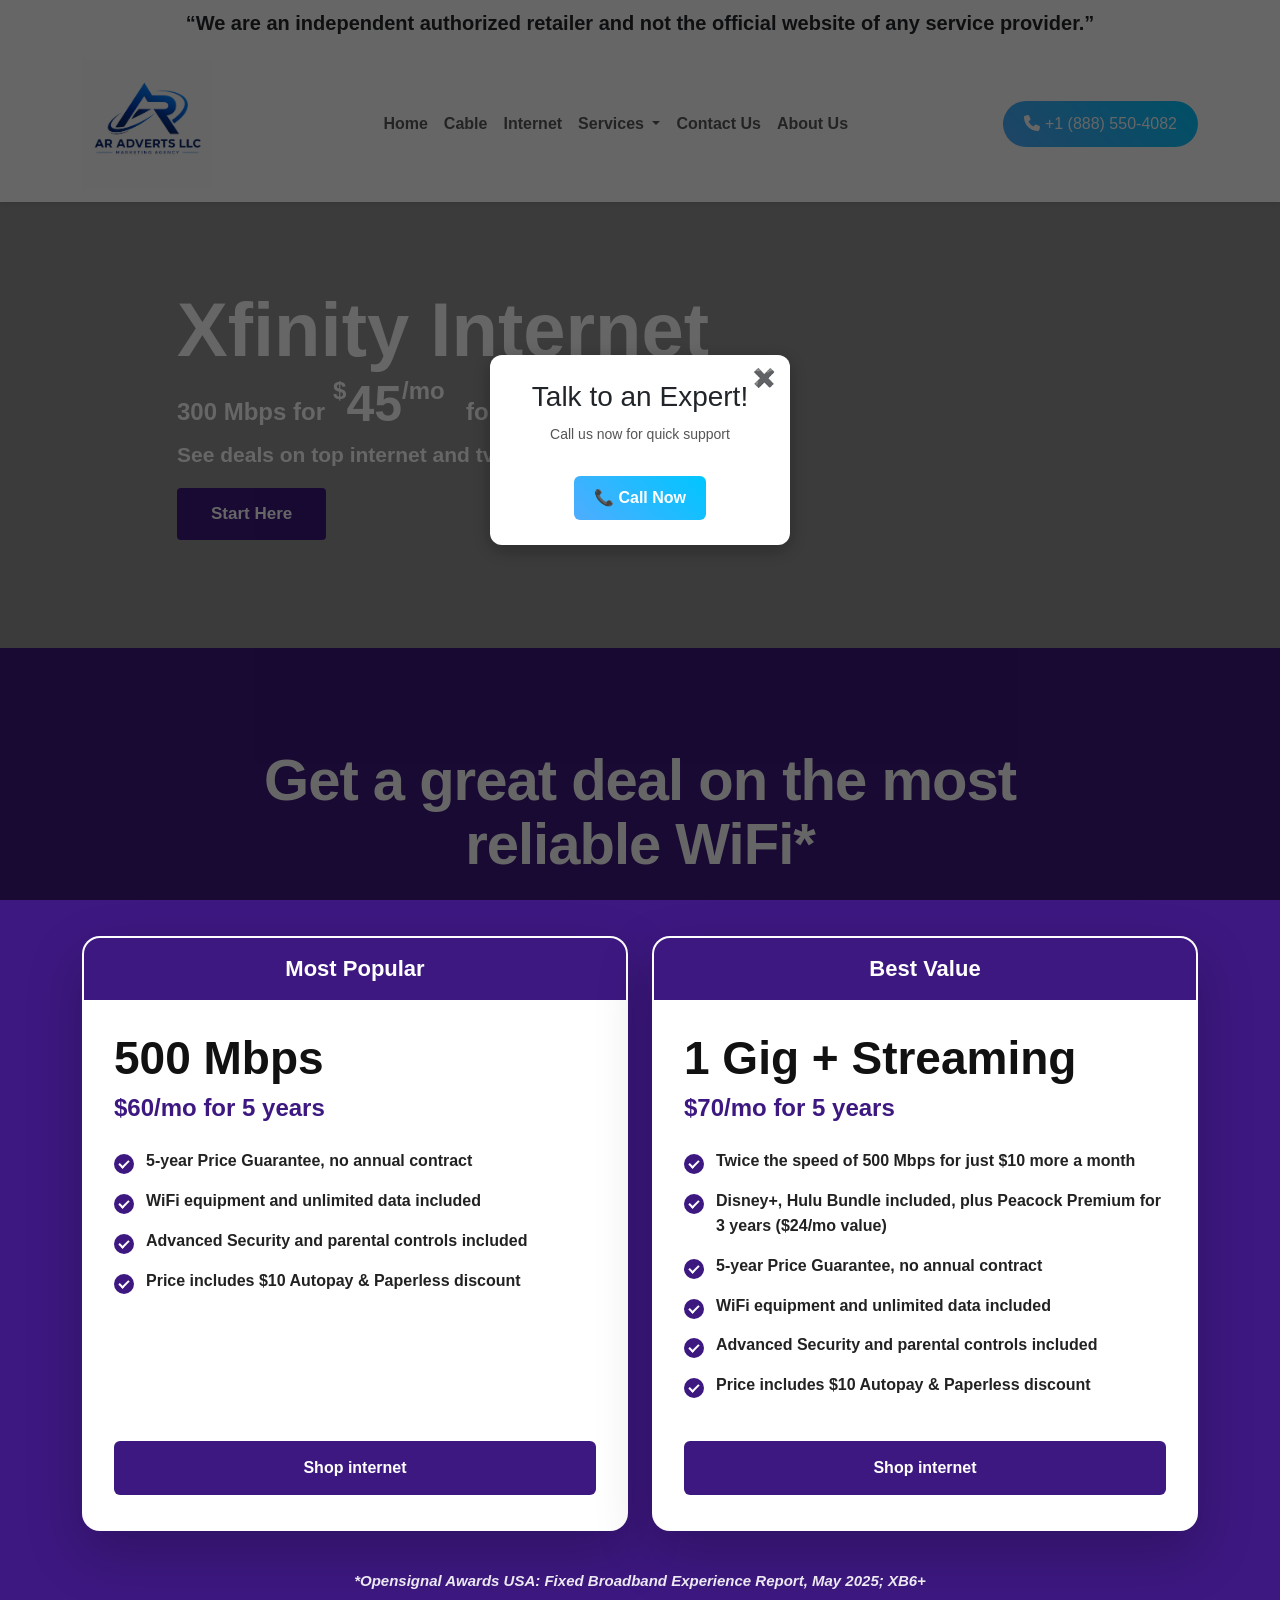
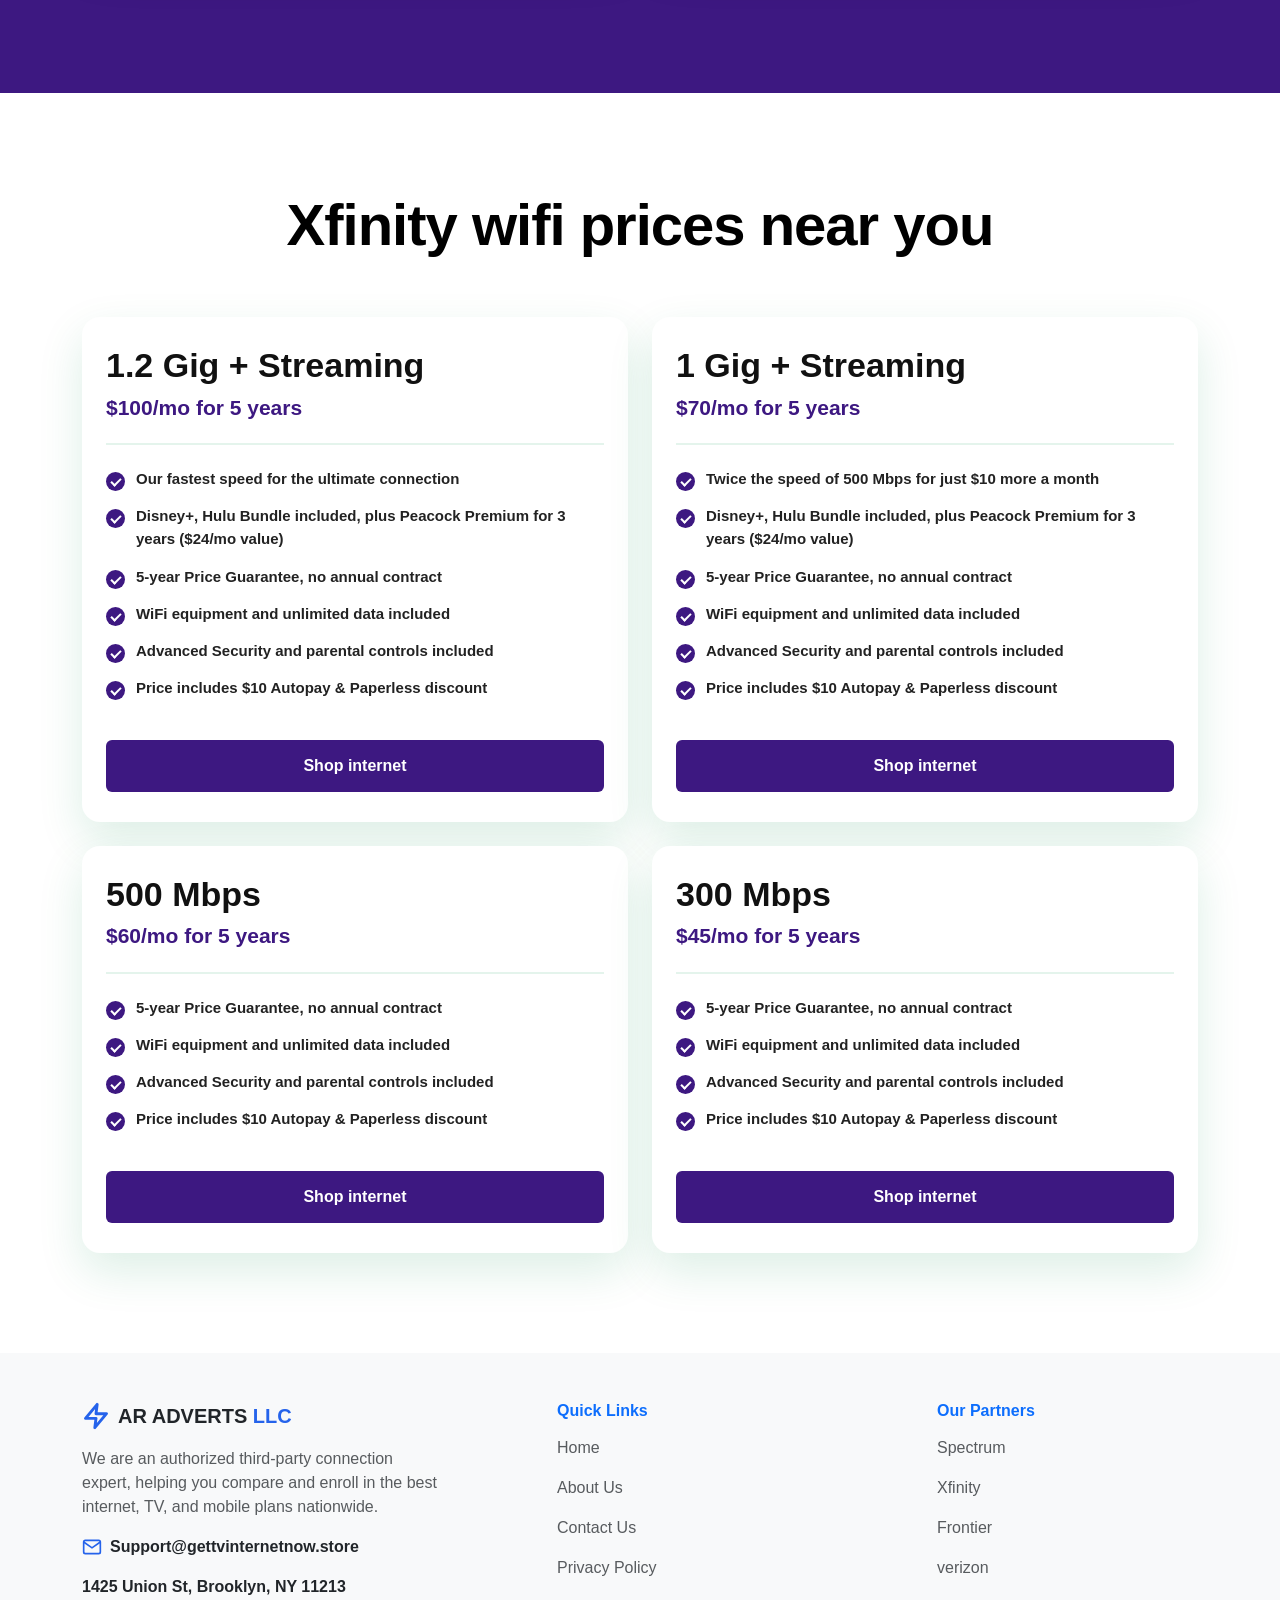
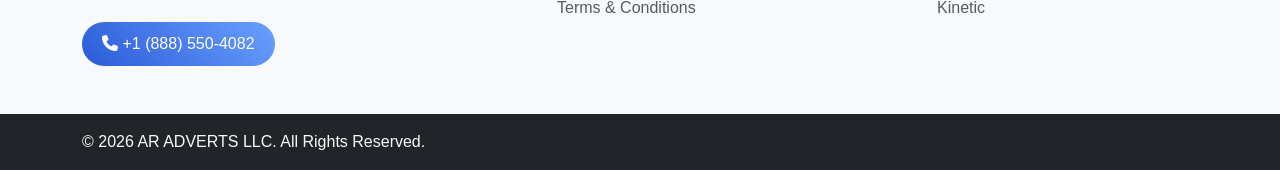
<file: xfinity.html>
<!DOCTYPE html>
<html lang="en">
<head>
    <meta charset="UTF-8">
    <meta name="viewport" content="width=device-width, initial-scale=1.0">
    <title>AR ADVERTS LLC</title>
<!-- Google tag (gtag.js) -->
<script async src="https://www.googletagmanager.com/gtag/js?id=AW-18141696121"></script>
<script>
  window.dataLayer = window.dataLayer || [];
  function gtag(){dataLayer.push(arguments);}
  gtag('js', new Date());

  gtag('config', 'AW-18141696121');
</script><!-- Event snippet for Click on call button conversion page
In your html page, add the snippet and call gtag_report_conversion when someone clicks on the chosen link or button. -->
<script>
function gtag_report_conversion(url) {
  var callback = function () {
    if (typeof(url) != 'undefined') {
      window.location = url;
    }
  };
  gtag('event', 'conversion', {
      'send_to': 'AW-18141696121/rLj6CM21tagcEPmg0cpD',
      'event_callback': callback
  });
  return false;
}
</script>
<!-- Google Tag Manager (noscript) -->
<noscript><iframe src="https://www.googletagmanager.com/ns.html?id=GTM-TQG388PW"
height="0" width="0" style="display:none;visibility:hidden"></iframe></noscript>
<!-- End Google Tag Manager (noscript) -->
<!-- Google Tag Manager -->
<script>(function(w,d,s,l,i){w[l]=w[l]||[];w[l].push({'gtm.start':
new Date().getTime(),event:'gtm.js'});var f=d.getElementsByTagName(s)[0],
j=d.createElement(s),dl=l!='dataLayer'?'&l='+l:'';j.async=true;j.src=
'https://www.googletagmanager.com/gtm.js?id='+i+dl;f.parentNode.insertBefore(j,f);
})(window,document,'script','dataLayer','GTM-TQG388PW');</script>
<!-- End Google Tag Manager -->
<script>
function gtag_report_conversion(url) {
  var callback = function () {
    if (typeof(url) != 'undefined') {
      window.location = url;
    }
  };
  gtag('event', 'conversion', {
      'send_to': 'AW-18141696121/JoPcCKj8gKgcEPmg0cpD',
      'value': 1.0,
      'currency': 'USD',
      'event_callback': callback
  });
  return false;
}
</script>
<!-- Event snippet for Page view conversion page
In your html page, add the snippet and call gtag_report_conversion when someone clicks on the chosen link or button. -->
<script>
function gtag_report_conversion(url) {
  var callback = function () {
    if (typeof(url) != 'undefined') {
      window.location = url;
    }
  };
  gtag('event', 'conversion', {
      'send_to': 'AW-18141696121/JoPcCKj8gKgcEPmg0cpD',
      'value': 1.0,
      'currency': 'USD',
      'event_callback': callback
  });
  return false;
}
</script>

    <!-- Bootstrap -->
    <link href="https://cdn.jsdelivr.net/npm/bootstrap@5.3.0/dist/css/bootstrap.min.css" rel="stylesheet">

    <!-- Font Awesome -->
    <link rel="stylesheet" href="https://cdnjs.cloudflare.com/ajax/libs/font-awesome/6.5.0/css/all.min.css">
<script src="https://cdn.jsdelivr.net/npm/@popperjs/core@2.11.8/dist/umd/popper.min.js" integrity="sha384-I7E8VVD/ismYTF4hNIPjVp/Zjvgyol6VFvRkX/vR+Vc4jQkC+hVqc2pM8ODewa9r" crossorigin="anonymous"></script>
<script src="https://cdn.jsdelivr.net/npm/bootstrap@5.3.8/dist/js/bootstrap.min.js" integrity="sha384-G/EV+4j2dNv+tEPo3++6LCgdCROaejBqfUeNjuKAiuXbjrxilcCdDz6ZAVfHWe1Y" crossorigin="anonymous"></script>
    <!-- Custom CSS -->
    <link rel="stylesheet" href="css/style.css">
    <link rel="stylesheet" href="css/xfinify.css">
</head>
<body>

<!-- Navbar -->
<!-- Overlay -->
<div id="popupOverlay" style="
  position: fixed;
  top: 0;
  left: 0;
  width: 100%;
  height: 100%;
  background: rgba(0,0,0,0.6);
  display: none;
  justify-content: center;
  align-items: center;
  z-index: 9999;
">

  <!-- Popup Box -->
  <div style="
    background: white;
    padding: 25px;
    border-radius: 12px;
    text-align: center;
    width: 300px;
    box-shadow: 0 5px 20px rgba(0,0,0,0.3);
    position: relative;
    font-family: Arial, sans-serif;
  ">

    <!-- Close Button -->
    <span onclick="closePopup()" style="
      position: absolute;
      top: 10px;
      right: 15px;
      cursor: pointer;
      font-size: 18px;
      font-weight: bold;
    ">✖️</span>

    <h3 style="margin-bottom: 10px;">Talk to an Expert!</h3>
    <p style="font-size: 14px; color: #555;">Call us now for quick support</p>

    <!-- Call Button -->
    <a href="tel:+18885504082" style="
      display: inline-block;
      margin-top: 15px;
      padding: 10px 20px;
      background: linear-gradient(45deg, #4facfe, #00c6ff);
      color: white;
      text-decoration: none;
      border-radius: 6px;
      font-weight: bold;
    ">
      📞 Call Now
    </a>

  </div>
</div>

<div class="fw-bold fs-5 py-2 text-center">
  “We are an independent authorized retailer and not the official website of any service provider.”
</div>


<!-- Navbar -->
 
<nav class="navbar navbar-expand-lg navbar-light bg-white py-2 shadow-sm sticky-top">
    <div class="container align-items-center">
        <a class="navbar-brand fw-bold" href="#"><img src="logo.jpeg" alt="" width="130px"></a>

        <button class="navbar-toggler" data-bs-toggle="collapse" data-bs-target="#nav">
            <span class="navbar-toggler-icon"></span>
        </button>

        <div class="collapse navbar-collapse" id="nav">
            <ul class="navbar-nav mx-auto">
                <li class="nav-item"><a class="nav-link" href="/">Home</a></li>
                <li class="nav-item"><a class="nav-link" href="cable.html">Cable</a></li>
                <li class="nav-item"><a class="nav-link" href="internet.html">Internet</a></li>
                <li class="nav-item dropdown">
  <a
    class="nav-link dropdown-toggle"
    href="#"
    id="servicesDropdown"
    role="button"
    data-bs-toggle="dropdown"
    aria-expanded="false"
  >
    Services
  </a>

  <ul class="dropdown-menu" aria-labelledby="servicesDropdown">
    <li><a class="dropdown-item" href="verizon.html">Verizon</a></li>
    <li><a class="dropdown-item" href="frontier.html">Frontier</a></li>
    <li><a class="dropdown-item" href="spectrum.html">Spectrum</a></li>
    <li><a class="dropdown-item" href="kinetic.html">Kinetic</a></li>
    <li><a class="dropdown-item" href="xfinity.html">Xfinity</a></li>
    <li><a class="dropdown-item" href="astound.html">Astound</a></li>
  </ul>
</li>
                <li class="nav-item"><a class="nav-link" href="contact.html">Contact Us</a></li>
                <li class="nav-item"><a class="nav-link" href="about.html">About Us</a></li>
            </ul>

            <a href="tel:+18885504082"  class="btn call-btn">
                <i class="fa fa-phone"></i> +1 (888) 550-4082
            </a>
        </div>
    </div>
</nav>

<section style="background-image: url(https://xfinityspecial.com/wp-content/uploads/2026/03/BRD23_369402_Q2_LifestyleShoot_SuburbanHome_OTS_3702-scaled.jpg);">

<div
    class="hero-block-alt block-type-hero-alt has-overlay"
>
  <div class="block-inner" >
    <div class="container">

      <div class="row align-items-center g-4">

        

        <div class="col-12 col-lg-6 offset-lg-1">
          <div class="hero-content">

            <h1>Xfinity Internet</h1>

            <div class="hero-price-line">
              <h2>300 Mbps for</h2>

              <p>
                <span class="price">
                  <sup>$</sup><strong>45</strong><sup>/mo&nbsp;&nbsp;</sup>
                </span>
              </p>

              <h2>for 5 years</h2>
            </div>

            <p>
              See deals on top internet and tv plans near you
            </p>

            <p>
              <a class="btn hero-btn" href="tel:+18885504082">
                Start Here
              </a>
            </p>

          </div>
        </div>

      </div>

    </div>
  </div>
</div>
</section>



<section class="wifi-deals">
  <div class="container">

    <div class="row justify-content-center text-center">
      <div class="col-12 col-lg-10">

        <h2 class="wifi-deals__heading">
          Get a great deal on the most reliable WiFi*
        </h2>

      </div>
    </div>

    <div class="row g-4 justify-content-center wifi-deals__cards">

      <!-- Card 1 -->
      <div class="col-12 col-lg-6">
        <div class="wifi-card primary-color-purple">

          <h4 class="wifi-card__tag">Most Popular</h4>

          <div class="wifi-card__inner">

            <div class="wifi-card__primary">
              <h6><strong>500 Mbps</strong></h6>
              <p>$60/mo for 5 years</p>
            </div>

            <div class="wifi-card__description">
              <ul class="wifi-card__list">
                <li><strong>5-year Price Guarantee, no annual contract</strong></li>
                <li><strong>WiFi equipment and unlimited data included</strong></li>
                <li><strong>Advanced Security and parental controls included</strong></li>
                <li>Price includes $10 Autopay &amp; Paperless discount</li>
              </ul>
            </div>

            <div class="wifi-card__button">
              <a
                href="tel:+18885504082"
                data-updater-etph-click-event="marketing_sites.landing_plan.clicked"
                data-updater-etph-event-payload="category: 'plans', selected: '600mbps'"
              >
                Shop internet
              </a>
            </div>

          </div>

        </div>
      </div>

      <!-- Card 2 -->
      <div class="col-12 col-lg-6">
        <div class="wifi-card primary-color-purple">

          <h4 class="wifi-card__tag">Best Value</h4>

          <div class="wifi-card__inner">

            <div class="wifi-card__primary">
              <h6><strong>1 Gig + Streaming</strong></h6>
              <p>$70/mo for 5 years</p>
            </div>

            <div class="wifi-card__description">
              <ul class="wifi-card__list">
                <li>Twice the speed of 500 Mbps for just $10 more a month</li>
                <li><strong>Disney+, Hulu Bundle included, plus Peacock Premium for 3 years ($24/mo value)</strong></li>
                <li><strong>5-year Price Guarantee, no annual contract</strong></li>
                <li><strong>WiFi equipment and unlimited data included</strong></li>
                <li><strong>Advanced Security and parental controls included</strong></li>
                <li>Price includes $10 Autopay &amp; Paperless discount</li>
              </ul>
            </div>

            <div class="wifi-card__button">
              <a
                href="tel:+18885504082"
                data-updater-etph-click-event="marketing_sites.landing_plan.clicked"
                data-updater-etph-event-payload="category: 'plans', selected: '1100mbps'"
              >
                Shop internet
              </a>
            </div>

          </div>

        </div>
      </div>

    </div>

    <div class="row justify-content-center text-center">
      <div class="col-12 col-lg-10">

        <h6 class="wifi-deals__note">
          <em>*Opensignal Awards USA: Fixed Broadband Experience Report, May 2025; XB6+</em>
        </h6>

      </div>
    </div>

  </div>
</section>

<section class="xfinity-prices">
  <div class="container">

    <div class="row justify-content-center text-center">
      <div class="col-12 col-lg-10">

        <h1 class="xfinity-prices__heading">
          <strong>Xfinity wifi prices near you</strong>
        </h1>

      </div>
    </div>

    <div class="row g-4 xfinity-prices__cards">

      <!-- Card 1 -->
      <div class="col-12 col-md-6 col-lg-6">
        <div class="xfinity-card primary-color-green">

          <div class="xfinity-card__inner">

            <div class="xfinity-card__primary">
              <h6><strong>1.2 Gig + Streaming</strong></h6>
              <p>$100/mo for 5 years</p>
            </div>

            <div class="xfinity-card__description">
              <ul class="xfinity-card__list">
                <li>Our fastest speed for the ultimate connection</li>
                <li><strong>Disney+, Hulu Bundle included, plus Peacock Premium for 3 years ($24/mo value)</strong></li>
                <li><strong>5-year Price Guarantee, no annual contract</strong></li>
                <li><strong>WiFi equipment and unlimited data included</strong></li>
                <li><strong>Advanced Security and parental controls included</strong></li>
                <li>Price includes $10 Autopay &amp; Paperless discount</li>
              </ul>
            </div>

            <div class="xfinity-card__button">
              <a
                href="tel:+18885504082"
                data-updater-etph-click-event="marketing_sites.landing_plan.clicked"
                data-updater-etph-event-payload="category: 'plans', selected: '2100mbps'"
              >
                Shop internet
              </a>
            </div>

          </div>

        </div>
      </div>

      <!-- Card 2 -->
      <div class="col-12 col-md-6 col-lg-6">
        <div class="xfinity-card primary-color-green">

          <div class="xfinity-card__inner">

            <div class="xfinity-card__primary">
              <h6><strong>1 Gig + Streaming</strong></h6>
              <p>$70/mo for 5 years</p>
            </div>

            <div class="xfinity-card__description">
              <ul class="xfinity-card__list">
                <li>Twice the speed of 500 Mbps for just $10 more a month</li>
                <li><strong>Disney+, Hulu Bundle included, plus Peacock Premium for 3 years ($24/mo value)</strong></li>
                <li><strong>5-year Price Guarantee, no annual contract</strong></li>
                <li><strong>WiFi equipment and unlimited data included</strong></li>
                <li><strong>Advanced Security and parental controls included</strong></li>
                <li>Price includes $10 Autopay &amp; Paperless discount</li>
              </ul>
            </div>

            <div class="xfinity-card__button">
              <a
                href="tel:+18885504082"
                data-updater-etph-click-event="marketing_sites.landing_plan.clicked"
                data-updater-etph-event-payload="category: 'plans', selected: '1100mbps'"
              >
                Shop internet
              </a>
            </div>

          </div>

        </div>
      </div>

      <!-- Card 3 -->
      <div class="col-12 col-md-6 col-lg-6">
        <div class="xfinity-card primary-color-green">

          <div class="xfinity-card__inner">

            <div class="xfinity-card__primary">
              <h6><strong>500 Mbps</strong></h6>
              <p>$60/mo for 5 years</p>
            </div>

            <div class="xfinity-card__description">
              <ul class="xfinity-card__list">
                <li><strong>5-year Price Guarantee, no annual contract</strong></li>
                <li><strong>WiFi equipment and unlimited data included</strong></li>
                <li><strong>Advanced Security and parental controls included</strong></li>
                <li>Price includes $10 Autopay &amp; Paperless discount</li>
              </ul>
            </div>

            <div class="xfinity-card__button">
              <a
                href="tel:+18885504082"
                data-updater-etph-click-event="marketing_sites.landing_plan.clicked"
                data-updater-etph-event-payload="category: 'plans', selected: '600mbps'"
              >
                Shop internet
              </a>
            </div>

          </div>

        </div>
      </div>

      <!-- Card 4 -->
      <div class="col-12 col-md-6 col-lg-6">
        <div class="xfinity-card primary-color-green">

          <div class="xfinity-card__inner">

            <div class="xfinity-card__primary">
              <h6><strong>300</strong> Mbps</h6>
              <p>$45/mo for 5 years</p>
            </div>

            <div class="xfinity-card__description">
              <ul class="xfinity-card__list">
                <li><strong>5-year Price Guarantee, no annual contract</strong></li>
                <li><strong>WiFi equipment and unlimited data included</strong></li>
                <li><strong>Advanced Security and parental controls included</strong></li>
                <li>Price includes $10 Autopay &amp; Paperless discount</li>
              </ul>
            </div>

            <div class="xfinity-card__button">
              <a
                href="tel:+18885504082"
                data-updater-etph-click-event="marketing_sites.landing_plan.clicked"
                data-updater-etph-event-payload="category: 'plans', selected: '400mbps'"
              >
                Shop internet
              </a>
            </div>

          </div>

        </div>
      </div>

    </div>

  </div>
</section>


<!-- Bootstrap JS -->
<footer class="saa-ft bg-light pt-5">
  <div class="container">
    <div class="row justify-content-between">

       <!-- Left Column: Brand & Contact -->
      <div class="col-md-4 mb-4 mb-md-0">
        <div class="d-flex align-items-center mb-3">
          <svg viewBox="0 0 24 24" fill="none" stroke="#2563eb" stroke-width="2.5" width="28" height="28" stroke-linecap="round" stroke-linejoin="round" class="me-2">
            <polygon points="13 2 3 14 12 14 11 22 21 10 12 10 13 2"></polygon>
          </svg>
          <span class="fs-5 fw-bold text-dark">AR ADVERTS  <span class="fs-5 fw-bold">LLC</span></span>
        </div>
        <p class="text-muted">We are an authorized third-party connection expert, helping you compare and enroll in the best internet, TV, and mobile plans nationwide.</p>
        
        <!-- Email -->
        <div class="d-flex align-items-center mt-3 mb-2">
          <svg viewBox="0 0 24 24" fill="none" stroke="#2563eb" stroke-width="2" width="20" height="20" class="me-2">
            <path d="M4 4h16c1.1 0 2 .9 2 2v12c0 1.1-.9 2-2 2H4c-1.1 0-2-.9-2-2V6c0-1.1.9-2 2-2z"></path>
            <polyline points="22,6 12,13 2,6"></polyline>
          </svg>
          <a href="mailto:Support@gettvinternetnow.store" class="text-dark fw-semibold text-decoration-none">Support@gettvinternetnow.store</a>
        </div>

        <div class="d-flex align-items-center mt-3 mb-2">
          <a  class="text-dark fw-semibold text-decoration-none">1425 Union St, Brooklyn, NY 11213</a>
        </div>

        <!-- Phone CTA -->
        <a href="tel:+18885504082" class="saa-srv-cta">
            <i class="fa fa-phone"></i> +1 (888) 550-4082
          </a>
      </div>

      <!-- Middle Column: Quick Links -->
      <div class="col-md-3 mb-4 mb-md-0">
        <h6 class="fw-bold mb-3 text-primary">Quick Links</h6>
        <ul class="list-unstyled text-muted">
          <li class="mb-3"><a href="/" class="text-decoration-none text-muted">Home</a></li>
          <li class="mb-3"><a href="about.html" class="text-decoration-none text-muted">About Us</a></li>
          <li class="mb-3"><a href="contact.html" class="text-decoration-none text-muted">Contact Us</a></li>
          <li class="mb-3"><a href="privacy.html" class="text-decoration-none text-muted">Privacy Policy</a></li>
          <li><a href="terms.html" class="text-decoration-none text-muted">Terms &amp; Conditions</a></li>
        </ul>
      </div>

      <!-- Right Column: Our Partners -->
      <div class="col-md-3">
        <h6 class="fw-bold mb-3 text-primary">Our Partners</h6>
        <ul class="list-unstyled text-muted">
          <li class="mb-3"><a href="spectrum.html" class="text-decoration-none text-muted">Spectrum</a></li>
          <li class="mb-3"><a href="xfinity.html" class="text-decoration-none text-muted">Xfinity</a></li>
          <li class="mb-3"><a href="frontier.html" class="text-decoration-none text-muted">Frontier</a></li>
          <li class="mb-3"><a href="verizon.html" class="text-decoration-none text-muted">verizon</a></li>
          <li class="mb-3"><a href="kinetic.html" class="text-decoration-none text-muted">Kinetic</a></li>
        </ul>
      </div>

    </div>
  </div>

  <!-- Bottom Dark Bar -->
  <div class="bg-dark text-light py-3 mt-5">
    <div class="container d-flex flex-column flex-md-row justify-content-between align-items-center">
      <div>© 2026 AR ADVERTS LLC. All Rights Reserved.</div>
      
    </div>
  </div>
</footer>
<script src="script.js"></script>
</body>
</html>
</file>
<file: css/style.css>
body {
    font-family: 'Segoe UI', sans-serif;
}
.navbar {
    position: sticky;
    top: 0;
    z-index: 999;
    background: #fff;
}

/* optional smooth shadow on scroll */
.navbar.scrolled {
    box-shadow: 0 4px 15px rgba(0,0,0,0.08);
}
/* Navbar */
.navbar-brand span {
    font-size: 12px;
    display: block;
    color: #777;
}
.nav-link{
    font-weight: 600;
}

.call-btn {
    background: linear-gradient(45deg, #4facfe, #00c6ff);
    color: #fff;
    border-radius: 50px;
    padding: 10px 20px;
}

/* Hero Section */
.hero-section {
    background: linear-gradient(160deg, #e8f2ff 0%, #dbe8ff 30%, #eef4ff 60%, #f0f6ff 100%);
    padding: 80px 0;
}

.badge-custom {
    display: inline-block;
    background: white;
    color: #2a5bd7;
    padding: 6px 15px;
    border-radius: 20px;
    font-size: 13px;
    margin-bottom: 20px;
}

.hero-section h1 {
    font-size: 48px;
    font-weight: 700;
    color: #1d2b4f;
}

.hero-section h1 span {
    color: #2a5bd7;
}

.hero-section h1 .light {
    color: #6aa0ff;
}

.hero-section p {
    color: #6c757d;
    margin: 20px 0;
}

.main-btn {
    background: linear-gradient(45deg, #2a5bd7, #6aa0ff);
    color: #fff;
    padding: 12px 25px;
    border-radius: 50px;
}

/* Features */
.features span {
    display: inline-block;
    margin-right: 15px;
    color: #6c757d;
    border-radius: 15px;
    padding: 4px 10px;
    background-color: white;
    font-size: 14px;
}

.features i {
    margin-right: 5px;
    color: #2a5bd7;
}

/* Image Box */
.image-box {
    position: relative;
}

.speed-box {
    position: absolute;
    bottom: -30px;
    left: -20px;
    background: #fff;
    padding: 10px 15px;
    border-radius: 12px;
    display: flex;
    align-items: center;
    gap: 10px;
    box-shadow: 0 5px 15px rgba(0,0,0,0.1);
}

.speed-box i {
    color: #2a5bd7;
    font-size: 20px;
}
.speed-box-2 {
    position: absolute;
    top: 20px;
    left: -20px;
    background: #fff;
    padding: 10px 15px;
    border-radius: 12px;
    display: flex;
    align-items: center;
    gap: 10px;
    box-shadow: 0 5px 15px rgba(0,0,0,0.1);
}

.speed-box-2 i {
    color: #2a5bd7;
    font-size: 20px;
}


/* TEXT */
.saa-ptr-badge {
    display: inline-block;
    background: #e6f0ff;
    color: #2a5bd7;
    padding: 6px 15px;
    border-radius: 20px;
    font-size: 13px;
    margin-bottom: 15px;
}

.saa-ptr-title {
    font-size: 32px;
    font-weight: 700;
    color: #1d2b4f;
}

.saa-ptr-title span {
    color: #2a5bd7;
}

.saa-ptr-desc {
    color: #6c757d;
    margin-top: 10px;
}

/* LOGO ITEMS */
.saa-ptr-item {
    flex: 0 0 auto;
    padding: 15px 25px;
}

.saa-ptr-item img {
    max-height: 50px;
    object-fit: cover;
    filter: grayscale(100%);
    opacity: 0.7;
    transition: 0.3s;
}

.saa-ptr-item img:hover {
    filter: grayscale(0);
    opacity: 1;
}

/* TRACK */
.saa-ptr-track {
    display: flex;
    width: max-content;
    animation: scrollLeft 25s linear infinite;
    margin-bottom: 20px;
}

.saa-ptr-track.reverse {
    animation: scrollRight 25s linear infinite;
}

/* ANIMATION */
@keyframes scrollLeft {
    from { transform: translateX(0); }
    to { transform: translateX(-50%); }
}

@keyframes scrollRight {
    from { transform: translateX(-50%); }
    to { transform: translateX(0); }
}

/* FADE EFFECT */
.saa-ptr-fade-l,
.saa-ptr-fade-r {
    position: absolute;
    top: 0;
    width: 80px;
    height: 100%;
    z-index: 2;
}

.saa-ptr-fade-l {
    left: 0;
    background: linear-gradient(to right, #f7f9fc, transparent);
}

.saa-ptr-fade-r {
    right: 0;
    background: linear-gradient(to left, #f7f9fc, transparent);
}


.saa-comp-row {
    background: #fff;
    padding: 20px;
    border-radius: 12px;
    margin-bottom: 15px;
    border: 1px solid #eee;
}

.saa-cr-logo {
    height: 40px;
}

.saa-cr-feat {
    display: block;
    font-size: 14px;
    margin-bottom: 5px;
}

.saa-cr-feat i {
    color: #2a5bd7;
    margin-right: 5px;
}

.saa-cr-price-val {
    font-size: 22px;
    font-weight: 700;
}

.saa-cr-btn {
    background: linear-gradient(45deg,#2a5bd7,#6aa0ff);
    color: #fff;
    text-decoration: none;
    padding: 10px 20px;
    border-radius: 50px;
}

.saa-cr-speed {
    background: #e6f0ff;

    padding: 3px 10px;
    border-radius: 10px;
    font-size: 12px;
    font-weight: 600;
}
.saa-cr-note{
    font-size: 11px;
    color: gray;
    margin-top: 10px;
}

.saa-cr-promo {
    font-size: 12px;
    color: #888;
}
.saa-compare-sec {
    background: #f7f9fc;
}

/* HEADER */
.saa-comp-badge {
    
    color: #2a5bd7;
    padding: 6px 15px;
    border-radius: 20px;
    font-size: 13px;
}

.saa-comp-title {
    font-size: 34px;
    font-weight: 700;
    color: #1d2b4f;
}

.saa-comp-title span {
    color: #2a5bd7;
}

.saa-comp-desc {
    color: #6c757d;
    max-width: 600px;
    margin: auto;
}

/* ROW */
.saa-comp-row {
    background: #fff;
    padding: 20px;
    border-radius: 12px;
    margin-bottom: 15px;
    transition: 0.3s;
    border: 1px solid #eee;
}


/* LOGO */
.saa-cr-logo {
    height: 35px;
    object-fit: cover;
}
.saa-cr-name{
    font-size: 12px;
}

/* FEATURES */
.saa-cr-feat {
    display: block;
    font-size: 14px;
    color: #555;
    margin-bottom: 5px;
}

.saa-cr-feat i {
    color: #2a5bd7;
    margin-right: 5px;
}

/* PRICE */
.saa-cr-price {
    font-size: 24px;
    font-weight: 700;
    color: #1d2b4f;
}

/* BUTTON */
.saa-cr-btn {
    background: linear-gradient(45deg, #2a5bd7, #6aa0ff);
    color: #fff;
    border-radius: 50px;
    padding: 10px 20px;
}
/* .saa-cr-badges{
    display: flex;
    flex-direction: column;
} */
 .saa-why {
    background: linear-gradient(160deg,#eef4ff 0%,#e0ebff 40%,#f0f5ff 100%);
}

/* LEFT */
.saa-why-badge {
    display: inline-block;
    background: white;
    color: #2a5bd7;
    padding: 6px 15px;
    border-radius: 20px;
    font-size: 13px;
    margin-bottom: 15px;
}

.saa-why-h {
    font-size: 34px;
    font-weight: 700;
    color: #1d2b4f;
}

.saa-why-h span {
    color: #2a5bd7;
}

.saa-why-desc {
    color: #6c757d;
    margin: 15px 0;
}

.saa-why-cta {
    display: inline-block;
    background: linear-gradient(45deg,#2a5bd7,#6aa0ff);
    color: #fff;
    padding: 12px 25px;
    border-radius: 50px;
    text-decoration: none;
}

/* CARDS */
.saa-why-card {
    display: flex;
    gap: 15px;
    background: #fff;
    padding: 20px;
    border-radius: 12px;
    border: 1px solid #eee;
    transition: 0.3s;
    height: 100%;
}

.saa-why-card:hover {
    transform: translateY(-5px);
    box-shadow: 0 10px 25px rgba(0,0,0,0.08);
}

/* ICON */
.saa-why-ic {
    width: 50px;
    height: 50px;
    color: #2a5bd7;
    display: flex;
    align-items: center;
    justify-content: center;
    border-radius: 10px;
    font-size: 18px;
}

/* TEXT */
.saa-why-ct {
    font-size: 18px;
    font-weight: 600;
    color: #1d2b4f;
}

.saa-why-cd {
    font-size: 14px;
    color: #6c757d;
}

.saa-services {
    background: #f7f9fc;
}

/* HEADER */
.saa-srv-badge {
    display: inline-block;
    background: #e6f0ff;
    color: #2a5bd7;
    padding: 6px 15px;
    border-radius: 20px;
    font-size: 13px;
}

.saa-srv-title {
    font-size: 34px;
    font-weight: 700;
    color: #1d2b4f;
}

.saa-srv-title span {
    color: #2a5bd7;
}

.saa-srv-sub {
    color: #6c757d;
}

/* CARD */
.saa-srv-card {

    background: linear-gradient(160deg,#eef4ff 0%,#e0ebff 40%,#f0f5ff 100%);
    border-radius: 15px;
    overflow: hidden;
    border: 1px solid #eee;
    transition: 0.3s;
}

.saa-srv-card:hover {
    transform: translateY(-5px);
    box-shadow: 0 10px 25px rgba(0,0,0,0.08);
}

/* IMAGE */
.saa-srv-img-wrap {
    position: relative;
}

.saa-srv-img {
    width: 100%;
    height: 260px;
    object-fit: cover;
}

.saa-srv-img-overlay {
    position: absolute;
    inset: 0;
    background: rgba(0,0,0,0.3);
}

/* TAG */
.saa-srv-img-tag {
    position: absolute;
    bottom: 15px;
    left: 15px;
    background: #fff;
    padding: 10px 15px;
    border-radius: 10px;
    display: flex;
    gap: 10px;
    align-items: center;
}

.saa-srv-img-tag-ic {
    background: #e6f0ff;
    color: #2a5bd7;
    padding: 8px;
    border-radius: 8px;
}

/* BODY */
.saa-srv-body {
    padding: 20px;
}

.saa-srv-card-h {
    font-size: 22px;
    font-weight: 700;
}

.saa-srv-card-h span {
    color: #2a5bd7;
}

.saa-srv-card-p {
    color: #6c757d;
    margin: 10px 0;
}

/* FEATURES */
.saa-srv-feat {
    display: inline-block;
    margin-right: 10px;
    background-color: white;
    border-radius: 15px;
    padding: 2px 10px;
    font-size: 14px;
}

.saa-srv-feat i {
    color: #2a5bd7;
    margin-right: 5px;
}

/* BUTTON */
.saa-srv-cta {
    display: inline-block;
    margin-top: 15px;
    background: linear-gradient(45deg,#2a5bd7,#6aa0ff);
    color: #fff;
    padding: 10px 20px;
    border-radius: 50px;
    text-decoration: none;
}
.saa-fq-contact{
    background: linear-gradient(160deg,#eef4ff 0%,#e0ebff 40%,#f0f5ff 100%);
    padding: 10px ;
    border-radius: 15px;
}
.saa-fq-question {
    width: 100%;
    background: #fff;
    border: none;
    padding: 15px;
    text-align: left;
    display: flex;
    align-items: center;
    justify-content: space-between;
    font-weight: 600;
    cursor: pointer;
    border-radius: 10px;
}

.saa-fq-item {
    margin-bottom: 10px;
    border: 1px solid #eee;
    border-radius: 10px;
    overflow: hidden;
}

/* ANSWER */
.saa-fq-answer {
    max-height: 0;
    overflow: hidden;
    padding: 0 15px;
    background: #f8faff;
    transition: all 0.4s ease;
}

/* ACTIVE */
.saa-fq-item.active .saa-fq-answer {
    max-height: 200px;
    padding: 15px;
}

/* ICON ROTATE */
.saa-fq-question i {
    transition: 0.3s;
}

.saa-fq-item.active .saa-fq-question i {
    transform: rotate(180deg);
}

.saa-fq-cta {
    background: linear-gradient(135deg,#2a5bd7,#6aa0ff);
    color: #fff;
}

/* INNER BOX */
.saa-fq-cta-inner {
    max-width: 700px;
    margin: auto;
}

/* ICON */
.saa-fq-cta-icon {
    font-size: 40px;
    margin-bottom: 15px;
}

/* HEADING */
.saa-fq-cta-h {
    font-size: 36px;
    font-weight: 700;
}

.saa-fq-cta-h span {
    color: #ffd54f;
}

/* TEXT */
.saa-fq-cta-sub {
    opacity: 0.9;
}

/* BUTTON */
.saa-fq-cta-btn {
    display: inline-block;
    margin-top: 20px;
    background: #fff;
    color: #2a5bd7;
    padding: 12px 25px;
    border-radius: 50px;
    text-decoration: none;
    font-weight: 600;
    transition: 0.3s;
}

.saa-fq-cta-btn:hover {
    background: #ffd54f;
    color: #000;
}

/* TRUST */
.saa-fq-ti {
    background: rgba(255,255,255,0.15);
    padding: 8px 15px;
    border-radius: 20px;
    font-size: 14px;
}

/* STARS */
.saa-fq-stars i {
    color: #ffd54f;
    margin-right: 2px;
}

/* Background overlay */
.saa-disc-bg {
  top: 0;
  left: 0;
  background: rgba(245, 245, 245, 0.5);
  z-index: 0;
}

/* Section padding */
.saa-disc {
  position: relative;
  background-color: #f9f9f9;
}

/* Header styles */
.saa-disc-title {
  font-size: 2rem;
}

.saa-disc-tag svg {
  stroke: #007bff;
}

/* Card styles */
.saa-disc-card {
  background-color: #fff;
  transition: transform 0.3s, box-shadow 0.3s;
}

.saa-disc-card:hover {
  transform: translateY(-5px);
  box-shadow: 0 10px 20px rgba(0,0,0,0.08);
}

.saa-disc-icon svg {
  display: block;
}

/* Footer styles */
.saa-disc-footer svg {
  stroke: #28a745;
}
/* Footer General */
.saa-ft {
  font-family: 'Arial', sans-serif;
}

/* Brand */
.saa-ft svg {
  stroke: #2563eb;
}
.saa-ft span {
  color: #2563eb;
}

/* Buttons */
.saa-ft .btn-primary {
  background-color: #2563eb;
  border: none;
  border-radius: 6px;
  padding: 0.5rem 1rem;
  font-weight: 600;
  transition: all 0.3s ease;
}
.saa-ft .btn-primary:hover {
  background: linear-gradient(90deg, #2563eb, #1d4ed8);
  transform: translateY(-2px);
}

/* Links Hover */
.saa-ft a:hover {
  color: #1d4ed8;
  text-decoration: underline;
}

/* Bottom Dark Bar */
.saa-ft .bg-dark a:hover {
  text-decoration: underline;
}

.satx-policy-hero {
  width: 100%;
  padding: 100px 0 60px;
  background: linear-gradient(135deg, #050b14 0%, #08111f 45%, #111827 100%);
  overflow: hidden;
}

.satx-policy-hero .satx-container {
  max-width: 1180px;
}

.satx-policy-hero .satx-hero-content {
  position: relative;
  padding: 50px 30px;
  border-radius: 32px;
  background: rgba(255, 255, 255, 0.08);
  border: 1px solid rgba(255, 255, 255, 0.14);
  box-shadow: 0 22px 55px rgba(0, 0, 0, 0.35);
  backdrop-filter: blur(15px);
  overflow: hidden;
}

.satx-policy-hero .satx-hero-content::before {
  content: "";
  position: absolute;
  top: -120px;
  right: -120px;
  width: 260px;
  height: 260px;
  border-radius: 50%;
  background: rgba(56, 189, 248, 0.18);
  filter: blur(16px);
}

.satx-policy-hero .satx-hero-content::after {
  content: "";
  position: absolute;
  bottom: -120px;
  left: -120px;
  width: 240px;
  height: 240px;
  border-radius: 50%;
  background: rgba(34, 197, 94, 0.12);
  filter: blur(16px);
}

.satx-policy-hero .satx-badge {
  width: fit-content;
  display: flex;
  align-items: center;
  gap: 8px;
  padding: 10px 18px;
  border-radius: 50px;
  background: rgba(56, 189, 248, 0.12);
  color: #38bdf8;
  font-size: 15px;
  font-weight: 800;
  border: 1px solid rgba(56, 189, 248, 0.35);
  margin-bottom: 22px;
  position: relative;
  z-index: 2;
}

.satx-policy-hero .satx-badge svg {
  width: 20px;
  height: 20px;
}

.satx-policy-hero h1 {
  font-size: clamp(42px, 7vw, 76px);
  line-height: 1.05;
  font-weight: 600;
  color: #ffffff;
  margin-bottom: 20px;
  letter-spacing: -1.5px;
  position: relative;
  z-index: 2;
}

.satx-policy-hero h1 span {
  color: #38bdf8;
}

.satx-policy-hero p {
  max-width: 760px;
  margin: 0 auto 28px auto;
  font-size: 17px;
  line-height: 1.8;
  color: #cbd5e1;
  font-weight: 600;
  position: relative;
  z-index: 2;
}

.satx-policy-hero .satx-updated-tag {
  width: fit-content;
  display: flex;
  align-items: center;
  gap: 8px;
  padding: 10px 16px;
  border-radius: 50px;
  background: rgba(34, 197, 94, 0.14);
  color: #86efac;
  font-size: 14px;
  font-weight: 600;
  border: 1px solid rgba(134, 239, 172, 0.35);
  position: relative;
  z-index: 2;
}

.satx-policy-hero .satx-updated-tag svg {
  width: 18px;
  height: 18px;
}

.satx-anim-up {
  animation-name: satxPolicyHeroFadeUp;
  animation-duration: 0.8s;
  animation-fill-mode: both;
  animation-timing-function: ease;
}

.satx-visible {
  opacity: 0;
}

@keyframes satxPolicyHeroFadeUp {
  from {
    opacity: 0;
    transform: translateY(35px);
  }

  to {
    opacity: 1;
    transform: translateY(0);
  }
}


.satx-privacy {
  width: 100%;
  padding: 20px 0 80px;
  background: linear-gradient(135deg, #050b14 0%, #08111f 45%, #111827 100%);
  overflow: hidden;
}


.satx-glass-card {
  position: relative;
  width: 100%;
  padding: 36px 32px;
  border-radius: 28px;
  background: rgba(255, 255, 255, 0.08);
  border: 1px solid rgba(255, 255, 255, 0.14);
  box-shadow: 0 22px 55px rgba(0, 0, 0, 0.35);
  backdrop-filter: blur(15px);
  overflow: hidden;
}

.satx-glass-card::before {
  content: "";
  position: absolute;
  top: -90px;
  right: -90px;
  width: 190px;
  height: 190px;
  border-radius: 50%;
  background: rgba(56, 189, 248, 0.16);
  filter: blur(14px);
}

.satx-sec-h {
  display: flex;
  align-items: center;
  gap: 12px;
  font-size: clamp(24px, 3vw, 34px);
  line-height: 1.25;
  font-weight: 600;
  color: #ffffff;
  margin-bottom: 18px;
  position: relative;
  z-index: 2;
}

.satx-sub-sec {
  margin-top: 34px;
}

.satx-sec-ic {
  min-width: 48px;
  width: 48px;
  height: 48px;
  border-radius: 16px;
  background: linear-gradient(135deg, #38bdf8, #2563eb);
  color: #ffffff;
  display: inline-flex;
  align-items: center;
  justify-content: center;
  box-shadow: 0 14px 28px rgba(37, 99, 235, 0.35);
}

.satx-sec-ic svg {
  width: 24px;
  height: 24px;
}

.satx-p {
  font-size: 16px;
  line-height: 1.8;
  color: #cbd5e1;
  margin-bottom: 18px;
  position: relative;
  z-index: 2;
}

.satx-strong {
  color: #ffffff;
  font-weight: 600;
}

.satx-list {
  display: grid;
  gap: 14px;
  position: relative;
  z-index: 2;
}

.satx-li {
  display: flex;
  align-items: flex-start;
  gap: 12px;
  color: #dbeafe;
  font-size: 15.5px;
  line-height: 1.7;
  font-weight: 600;
}

.satx-li-ic {
  min-width: 25px;
  width: 25px;
  height: 25px;
  border-radius: 50%;
  background: rgba(34, 197, 94, 0.18);
  color: #86efac;
  display: flex;
  align-items: center;
  justify-content: center;
  margin-top: 2px;
}

.satx-li-ic svg {
  width: 14px;
  height: 14px;
  stroke-width: 3;
}

.satx-contact-grid {
  margin-top: 24px;
  position: relative;
  z-index: 2;
}

.satx-c-card {
  height: 100%;
  padding: 24px;
  border-radius: 22px;
  background: rgba(255, 255, 255, 0.08);
  border: 1px solid rgba(255, 255, 255, 0.14);
  display: flex;
  align-items: flex-start;
  gap: 14px;
}

.satx-c-ic {
  min-width: 54px;
  width: 54px;
  height: 54px;
  border-radius: 18px;
  background: linear-gradient(135deg, #38bdf8, #2563eb);
  color: #ffffff;
  display: flex;
  align-items: center;
  justify-content: center;
}

.satx-c-ic svg {
  width: 26px;
  height: 26px;
}

.satx-c-label {
  font-size: 14px;
  font-weight: 800;
  color: #94a3b8;
  margin-bottom: 5px;
}

.satx-c-val {
  font-size: 15.5px;
  font-weight: 600;
  color: #ffffff;
  word-break: break-word;
}

.satx-c-val a {
  color: #ffffff;
  text-decoration: none;
}

.satx-c-val a:hover {
  color: #38bdf8;
}

.satx-anim-up {
  animation-name: satxFadeUp;
  animation-duration: 0.8s;
  animation-fill-mode: both;
  animation-timing-function: ease;
}

.satx-visible {
  opacity: 0;
}

@keyframes satxFadeUp {
  from {
    opacity: 0;
    transform: translateY(35px);
  }

  to {
    opacity: 1;
    transform: translateY(0);
  }
}

.satx-terms {
  width: 100%;
  padding: 20px 0 80px;
  background: linear-gradient(135deg, #050b14 0%, #08111f 45%, #111827 100%);
  overflow: hidden;
}


.satx-glass-card {
  position: relative;
  width: 100%;
  padding: 36px 32px;
  border-radius: 28px;
  background: rgba(255, 255, 255, 0.08);
  border: 1px solid rgba(255, 255, 255, 0.14);
  box-shadow: 0 22px 55px rgba(0, 0, 0, 0.35);
  backdrop-filter: blur(15px);
  overflow: hidden;
}

.satx-glass-card::before {
  content: "";
  position: absolute;
  top: -90px;
  right: -90px;
  width: 190px;
  height: 190px;
  border-radius: 50%;
  background: rgba(56, 189, 248, 0.16);
  filter: blur(14px);
}

.satx-sec-h {
  display: flex;
  align-items: center;
  gap: 12px;
  font-size: clamp(24px, 3vw, 34px);
  line-height: 1.25;
  font-weight: 600;
  color: #ffffff;
  margin-bottom: 18px;
  position: relative;
  z-index: 2;
}

.satx-sub-sec {
  margin-top: 34px;
}

.satx-sec-ic {
  min-width: 48px;
  width: 48px;
  height: 48px;
  border-radius: 16px;
  background: linear-gradient(135deg, #38bdf8, #2563eb);
  color: #ffffff;
  display: inline-flex;
  align-items: center;
  justify-content: center;
  box-shadow: 0 14px 28px rgba(37, 99, 235, 0.35);
}

.satx-sec-ic svg {
  width: 24px;
  height: 24px;
}

.satx-p {
  font-size: 16px;
  line-height: 1.8;
  color: #cbd5e1;
  margin-bottom: 18px;
  position: relative;
  z-index: 2;
}

.satx-strong {
  color: #ffffff;
  font-weight: 600;
}

.satx-list {
  display: grid;
  gap: 14px;
  position: relative;
  z-index: 2;
}

.satx-list-grid {
  position: relative;
  z-index: 2;
  margin-top: 10px;
}

.satx-li {
  display: flex;
  align-items: flex-start;
  gap: 12px;
  color: #dbeafe;
  font-size: 15.5px;
  line-height: 1.7;
  font-weight: 600;
}

.satx-li-ic {
  min-width: 25px;
  width: 25px;
  height: 25px;
  border-radius: 50%;
  background: rgba(34, 197, 94, 0.18);
  color: #86efac;
  display: inline-flex;
  align-items: center;
  justify-content: center;
  margin-top: 2px;
}

.satx-li-ic svg {
  width: 14px;
  height: 14px;
  stroke-width: 3;
}

.satx-highlight {
  position: relative;
  z-index: 2;
  margin-top: 24px;
  padding: 20px 22px;
  border-radius: 20px;
  background: rgba(56, 189, 248, 0.10);
  border: 1px solid rgba(56, 189, 248, 0.25);
  color: #dbeafe;
  font-size: 15.5px;
  line-height: 1.7;
}

.satx-highlight strong {
  color: #ffffff;
  font-weight: 600;
}

.satx-contact-grid {
  margin-top: 24px;
  position: relative;
  z-index: 2;
}

.satx-c-card {
  height: 100%;
  padding: 24px;
  border-radius: 22px;
  background: rgba(255, 255, 255, 0.08);
  border: 1px solid rgba(255, 255, 255, 0.14);
  display: flex;
  align-items: flex-start;
  gap: 14px;
}

.satx-c-ic {
  min-width: 54px;
  width: 54px;
  height: 54px;
  border-radius: 18px;
  background: linear-gradient(135deg, #38bdf8, #2563eb);
  color: #ffffff;
  display: flex;
  align-items: center;
  justify-content: center;
}

.satx-c-ic svg {
  width: 26px;
  height: 26px;
}

.satx-c-label {
  font-size: 14px;
  font-weight: 800;
  color: #94a3b8;
  margin-bottom: 5px;
}

.satx-c-val {
  font-size: 15.5px;
  font-weight: 600;
  color: #ffffff;
  word-break: break-word;
}

.satx-c-val a {
  color: #ffffff;
  text-decoration: none;
}

.satx-c-val a:hover {
  color: #38bdf8;
}

.satx-anim-up {
  animation-name: satxTermsFadeUp;
  animation-duration: 0.8s;
  animation-fill-mode: both;
  animation-timing-function: ease;
}

.satx-visible {
  opacity: 0;
}

@keyframes satxTermsFadeUp {
  from {
    opacity: 0;
    transform: translateY(35px);
  }

  to {
    opacity: 1;
    transform: translateY(0);
  }
}
@media (max-width: 768px) {
    .saa-comp-row {
        text-align: center;
    }
      .saa-disc-footer {
    flex-direction: column;
    text-align: center;
  }
 .saa-why-h {
        font-size: 26px;
    }
    .saa-cr-feat {
        display: inline-block;
        margin: 5px;
    }
}
</file>
<file: css/astound.css>
body{
    background:#f3f3f3;
    font-family:Arial, Helvetica, sans-serif;
}

.pricing-section{
    padding:80px 0;
}

.promo-toggle{
    display:inline-flex;
    border:2px solid #4836a8;
    border-radius:10px;
    overflow:hidden;
    margin-top:10px;
}

.promo-toggle button{
    border:none;
    padding:12px 30px;
    background:#9ad128;
    color:#fff;
    font-weight:700;
}

.promo-toggle .active-btn{
    background:#fff;
    color:#4836a8;
}

.plan-card{
    background:#fff;
    box-shadow:0 10px 30px rgba(0,0,0,.08);
    position:relative;
}

.speed-header{
    background:#1d1648;
    color:#fff;
    text-align:center;
    padding:20px;
}

.speed-header span{
    font-size:18px;
    font-weight:600;
}

.speed-header h2{
    font-size:60px;
    font-weight:800;
    margin:0;
}

.speed-header h2 span{
    font-size:26px;
}

.plan-label{
    width:80%;
    margin:-13px auto 20px;
    text-align:center;
    color:#fff;
    padding:8px;
    font-weight:700;
    background:linear-gradient(90deg,#3e58b3,#b5d632);
}

.plan-body{
    padding:25px;
    min-height:240px;
}

.plan-body h6{
    font-weight:800;
    margin-bottom:15px;
}

.plan-body ul{
    list-style:none;
    padding:0;
}

.plan-body li{
    margin-bottom:12px;
    font-size:17px;
}

.plan-body i{
    color:#00bcd4;
    margin-right:8px;
}

.gift-card{
    width:120px;
    margin:20px auto;
    background:linear-gradient(135deg,#5135b8,#26b3a5);
    color:#fff;
    text-align:center;
    padding:15px;
    border-radius:10px;
    transform:rotate(-10deg);
}

.gift-card i{
    color:#c8ff5c;
    font-size:28px;
    display:block;
}

.gift-card span{
    font-size:30px;
    font-weight:800;
}

.price-box{
    background:linear-gradient(90deg,#4253a5,#1493a6);
    text-align:center;
    padding:25px;
}

.price-box.green{
    background:linear-gradient(90deg,#1ca39f,#8fd32b);
}

.price-box h3{
    color:#fff;
    font-size:60px;
    font-weight:800;
}

.price-box h3 span{
    font-size:28px;
}

.order-btn{
    background:#fff;
    border:none;
    padding:14px 50px;
    font-weight:700;
    color:#3e2ca8;
    margin-top:10px;
}

.offer-box{
    background:#1d1648;
    color:#fff;
    padding:20px;
    display:flex;
    align-items:center;
    gap:15px;
}

.offer-box i{
    font-size:28px;
}

.offer-box p{
    margin:0;
}

.details{
    text-align:center;
    padding:25px;
}

.details a{
    color:#000;
    font-weight:700;
    text-decoration:underline;
}

@media(max-width:991px){

    .speed-header h2{
        font-size:45px;
    }

    .price-box h3{
        font-size:45px;
    }
}
</file>
<file: css/contact.css>
.saco-contact-white {
  width: 100%;
  padding: 34px 28px;
  border-radius: 28px;
  background: #ffffff;
  border: 1px solid #e3eaf3;
  box-shadow: 0 18px 45px rgba(15, 35, 70, 0.10);
  overflow: hidden;
  position: relative;
}

.saco-contact-white::before {
  content: "";
  position: absolute;
  top: -80px;
  right: -80px;
  width: 170px;
  height: 170px;
  border-radius: 50%;
  background: rgba(11, 99, 206, 0.10);
  filter: blur(10px);
}

.saco-contact-white .saco-hc-h {
  font-size: 28px;
  font-weight: 900;
  color: #102033;
  margin-bottom: 24px;
  position: relative;
  z-index: 2;
}

.saco-contact-white .saco-hc-item {
  display: flex;
  align-items: flex-start;
  gap: 14px;
  padding: 16px 0;
  border-bottom: 1px solid #e9eef5;
  position: relative;
  z-index: 2;
}

.saco-contact-white .saco-hc-item:last-of-type {
  margin-bottom: 22px;
}

.saco-contact-white .saco-hc-ic {
  min-width: 52px;
  width: 52px;
  height: 52px;
  border-radius: 16px;
  background: #eef6ff;
  color: #0b63ce;
  border: 1px solid #cfe3ff;
  display: flex;
  align-items: center;
  justify-content: center;
}

.saco-contact-white .saco-hc-ic svg {
  width: 24px;
  height: 24px;
}

.saco-contact-white .saco-hc-label {
  font-size: 14px;
  font-weight: 700;
  color: #667085;
  margin-bottom: 4px;
}

.saco-contact-white .saco-hc-val {
  font-size: 17px;
  font-weight: 900;
  color: #102033;
  word-break: break-word;
}

.saco-contact-white .saco-btn {
  width: 100%;
  min-height: 54px;
  display: inline-flex;
  align-items: center;
  justify-content: center;
  gap: 10px;
  text-decoration: none;
  border-radius: 50px;
  background: linear-gradient(135deg, #0b63ce, #14a3ff);
  color: #ffffff;
  font-size: 16px;
  font-weight: 900;
  box-shadow: 0 14px 30px rgba(11, 99, 206, 0.28);
  transition: all 0.3s ease;
  position: relative;
  z-index: 2;
}

.saco-contact-white .saco-btn:hover {
  color: #ffffff;
  transform: translateY(-3px);
  box-shadow: 0 18px 38px rgba(11, 99, 206, 0.36);
}

.saco-contact-white .saco-btn svg {
  width: 20px;
  height: 20px;
}

.saco-a {
  animation-name: sacoFadeUp;
  animation-duration: 0.8s;
  animation-fill-mode: both;
  animation-timing-function: ease;
}

.saco-v {
  opacity: 0;
}

@keyframes sacoFadeUp {
  from {
    opacity: 0;
    transform: translateY(30px);
  }

  to {
    opacity: 1;
    transform: translateY(0);
  }
}

.saco-hours-dark {
  width: 100%;
  padding: 90px 0;
  background: linear-gradient(135deg, #050b14 0%, #08111f 45%, #111827 100%);
  overflow: hidden;
}



.saco-hours-dark .saco-sh {
  margin-bottom: 55px;
}

.saco-hours-dark .saco-badge {
  width: fit-content;
  display: flex;
  align-items: center;
  gap: 8px;
  padding: 10px 18px;
  border-radius: 50px;
  background: rgba(56, 189, 248, 0.12);
  color: #38bdf8;
  font-size: 15px;
  font-weight: 800;
  border: 1px solid rgba(56, 189, 248, 0.35);
  margin-bottom: 18px;
}

.saco-hours-dark .saco-badge svg {
  width: 20px;
  height: 20px;
}

.saco-hours-dark .saco-sec-h {
  font-size: clamp(30px, 4vw, 46px);
  font-weight: 900;
  line-height: 1.2;
  color: #ffffff;
}

.saco-hours-dark .saco-sec-h span {
  color: #38bdf8;
}

.saco-hours-dark .saco-hr-grid {
  align-items: stretch;
}

.saco-hours-dark .saco-hr-card,
.saco-hours-dark .saco-hr-info {
  position: relative;
  height: 100%;
  padding: 36px 30px;
  border-radius: 30px;
  background: rgba(255, 255, 255, 0.08);
  border: 1px solid rgba(255, 255, 255, 0.14);
  box-shadow: 0 22px 55px rgba(0, 0, 0, 0.35);
  backdrop-filter: blur(15px);
  overflow: hidden;
  transition: all 0.35s ease;
}

.saco-hours-dark .saco-hr-card::before,
.saco-hours-dark .saco-hr-info::before {
  content: "";
  position: absolute;
  top: -90px;
  right: -90px;
  width: 190px;
  height: 190px;
  border-radius: 50%;
  background: rgba(56, 189, 248, 0.16);
  filter: blur(14px);
}

.saco-hours-dark .saco-hr-card:hover,
.saco-hours-dark .saco-hr-info:hover {
  transform: translateY(-8px);
  border-color: rgba(56, 189, 248, 0.65);
  box-shadow: 0 28px 65px rgba(56, 189, 248, 0.18);
}

.saco-hours-dark .saco-hr-ic {
  width: 68px;
  height: 68px;
  border-radius: 22px;
  margin-bottom: 22px;
  background: linear-gradient(135deg, #38bdf8, #2563eb);
  color: #ffffff;
  display: flex;
  align-items: center;
  justify-content: center;
  box-shadow: 0 14px 28px rgba(37, 99, 235, 0.35);
  position: relative;
  z-index: 2;
}

.saco-hours-dark .saco-hr-ic svg {
  width: 32px;
  height: 32px;
}

.saco-hours-dark .saco-hr-h {
  font-size: 24px;
  font-weight: 900;
  color: #ffffff;
  margin-bottom: 22px;
  position: relative;
  z-index: 2;
}

.saco-hours-dark .saco-hr-row {
  display: flex;
  align-items: center;
  justify-content: space-between;
  gap: 12px;
  padding: 13px 0;
  border-bottom: 1px solid rgba(255, 255, 255, 0.10);
  position: relative;
  z-index: 2;
}

.saco-hours-dark .saco-hr-row:last-child {
  border-bottom: none;
}

.saco-hours-dark .saco-hr-day {
  font-size: 15px;
  font-weight: 800;
  color: #ffffff;
}

.saco-hours-dark .saco-hr-time {
  font-size: 15px;
  font-weight: 700;
  color: #cbd5e1;
}

.saco-hours-dark .saco-hr-closed {
  color: #fca5a5;
}

.saco-hours-dark .saco-hr-info-h {
  display: flex;
  align-items: center;
  gap: 10px;
  font-size: 24px;
  font-weight: 900;
  color: #ffffff;
  margin-bottom: 20px;
  position: relative;
  z-index: 2;
}

.saco-hours-dark .saco-hr-info-h svg {
  width: 26px;
  height: 26px;
  color: #38bdf8;
}

.saco-hours-dark .saco-hr-info-p {
  font-size: 16px;
  line-height: 1.8;
  color: #cbd5e1;
  margin-bottom: 22px;
  position: relative;
  z-index: 2;
}

.saco-hours-dark .saco-hr-note {
  padding: 18px 18px;
  border-radius: 20px;
  background: rgba(56, 189, 248, 0.10);
  border: 1px solid rgba(56, 189, 248, 0.22);
  color: #dbeafe;
  font-size: 15px;
  line-height: 1.7;
  margin-bottom: 24px;
  position: relative;
  z-index: 2;
}

.saco-hours-dark .saco-hr-note strong {
  color: #ffffff;
}

.saco-hours-dark .saco-btn {
  width: 100%;
  min-height: 54px;
  display: inline-flex;
  align-items: center;
  justify-content: center;
  gap: 10px;
  text-decoration: none;
  border-radius: 50px;
  background: linear-gradient(135deg, #38bdf8, #2563eb);
  color: #ffffff;
  font-size: 16px;
  font-weight: 900;
  box-shadow: 0 18px 35px rgba(37, 99, 235, 0.40);
  transition: all 0.3s ease;
  position: relative;
  z-index: 2;
}

.saco-hours-dark .saco-btn:hover {
  color: #ffffff;
  transform: translateY(-4px);
  box-shadow: 0 24px 48px rgba(37, 99, 235, 0.55);
}

.saco-hours-dark .saco-btn svg {
  width: 20px;
  height: 20px;
}

.saco-hours-dark .saco-a {
  animation-name: sacoHoursFadeUp;
  animation-duration: 0.8s;
  animation-fill-mode: both;
  animation-timing-function: ease;
}

.saco-hours-dark .saco-v {
  opacity: 0;
}

@keyframes sacoHoursFadeUp {
  from {
    opacity: 0;
    transform: translateY(35px);
  }

  to {
    opacity: 1;
    transform: translateY(0);
  }
}
</file>
<file: css/cable.css>
* {
  margin: 0;
  padding: 0;
  box-sizing: border-box;
}



.satv-feats {
  width: 100%;
  padding: 90px 0;
  background: linear-gradient(135deg, #06111f 0%, #0b1f35 45%, #111827 100%);
  overflow: hidden;
}



.satv-sh {
  margin-bottom: 50px;
}

.satv-badge {
  width: fit-content;
  display: flex;
  align-items: center;
  gap: 8px;
  padding: 10px 18px;
  border-radius: 50px;
  background: rgba(0, 191, 255, 0.12);
  color: #38bdf8;
  font-size: 15px;
  font-weight: 700;
  border: 1px solid rgba(56, 189, 248, 0.35);
  margin-bottom: 18px;
}

.satv-badge svg {
  width: 20px;
  height: 20px;
}

.satv-sec-h {
  font-size: 46px;
  font-weight: 800;
  line-height: 1.2;
  color: #ffffff;
}

.satv-sec-h span {
  color: #38bdf8;
}

.satv-bento {
  align-items: stretch;
}

.satv-bento-card {
  height: 100%;
  position: relative;
  padding: 34px;
  border-radius: 28px;
  background: rgba(255, 255, 255, 0.08);
  border: 1px solid rgba(255, 255, 255, 0.15);
  box-shadow: 0 20px 45px rgba(0, 0, 0, 0.25);
  backdrop-filter: blur(15px);
  transition: all 0.35s ease;
  overflow: hidden;
}

.satv-bento-card::before {
  content: "";
  position: absolute;
  top: -80px;
  right: -80px;
  width: 180px;
  height: 180px;
  border-radius: 50%;
  background: rgba(56, 189, 248, 0.18);
  filter: blur(10px);
}

.satv-bento-card:hover {
  transform: translateY(-10px);
  border-color: rgba(56, 189, 248, 0.65);
  box-shadow: 0 25px 60px rgba(56, 189, 248, 0.18);
}

.satv-b1 {
  background: linear-gradient(135deg, rgba(14, 165, 233, 0.18), rgba(255, 255, 255, 0.07));
}

.satv-b2 {
  background: linear-gradient(135deg, rgba(168, 85, 247, 0.18), rgba(255, 255, 255, 0.07));
}

.satv-b3 {
  background: linear-gradient(135deg, rgba(34, 197, 94, 0.18), rgba(255, 255, 255, 0.07));
}

.satv-b4 {
  background: linear-gradient(135deg, rgba(251, 191, 36, 0.18), rgba(255, 255, 255, 0.07));
}

.satv-b-ic {
  width: 62px;
  height: 62px;
  border-radius: 18px;
  display: flex;
  align-items: center;
  justify-content: center;
  color: #ffffff;
  background: linear-gradient(135deg, #38bdf8, #2563eb);
  margin-bottom: 22px;
  box-shadow: 0 12px 25px rgba(37, 99, 235, 0.35);
}

.satv-b-ic svg {
  width: 32px;
  height: 32px;
}

.satv-b-t {
  font-size: 25px;
  font-weight: 800;
  color: #ffffff;
  margin-bottom: 14px;
}

.satv-b-d {
  font-size: 16px;
  line-height: 1.7;
  color: #cbd5e1;
  margin-bottom: 24px;
}

.satv-b-pill {
  display: inline-flex;
  align-items: center;
  gap: 8px;
  padding: 9px 15px;
  border-radius: 50px;
  background: rgba(34, 197, 94, 0.14);
  color: #86efac;
  font-size: 14px;
  font-weight: 700;
  border: 1px solid rgba(134, 239, 172, 0.35);
}

.satv-b-pill svg {
  width: 17px;
  height: 17px;
}

.satv-a {
  animation-name: satvFadeUp;
  animation-duration: 0.8s;
  animation-fill-mode: both;
  animation-timing-function: ease;
}

.satv-v {
  opacity: 0;
}

@keyframes satvFadeUp {
  from {
    opacity: 0;
    transform: translateY(35px);
  }

  to {
    opacity: 1;
    transform: translateY(0);
  }
}

.satv-cable-pricing {
  width: 100%;
  padding: 90px 0;
  background: linear-gradient(135deg, #07111f 0%, #0f2238 45%, #0a1323 100%);
  overflow: hidden;
}

.satv-p-note {
  max-width: 780px;
  margin: -25px auto 45px auto;
  text-align: center;
  font-size: 17px;
  line-height: 1.8;
  color: #cbd5e1;
}

.satv-p-grid {
  align-items: stretch;
}

.satv-p-card {
  position: relative;
  height: 100%;
  min-height: 520px;
  padding: 36px 30px;
  border-radius: 30px;
  background: rgba(255, 255, 255, 0.08);
  border: 1px solid rgba(255, 255, 255, 0.15);
  box-shadow: 0 22px 50px rgba(0, 0, 0, 0.28);
  backdrop-filter: blur(15px);
  transition: all 0.35s ease;
  overflow: hidden;
  display: flex;
  flex-direction: column;
}

.satv-p-card::before {
  content: "";
  position: absolute;
  top: -90px;
  right: -90px;
  width: 190px;
  height: 190px;
  border-radius: 50%;
  background: rgba(56, 189, 248, 0.18);
  filter: blur(12px);
}

.satv-p-card:hover {
  transform: translateY(-10px);
  border-color: rgba(56, 189, 248, 0.65);
  box-shadow: 0 28px 65px rgba(56, 189, 248, 0.18);
}

.satv-pop {
  border-color: rgba(251, 191, 36, 0.65);
  background: linear-gradient(135deg, rgba(251, 191, 36, 0.18), rgba(255, 255, 255, 0.08));
  transform: scale(1.03);
}

.satv-pop:hover {
  transform: scale(1.03) translateY(-10px);
  box-shadow: 0 30px 70px rgba(251, 191, 36, 0.18);
}

.satv-pop-tag {
  position: absolute;
  top: 18px;
  right: 18px;
  padding: 8px 14px;
  border-radius: 50px;
  background: linear-gradient(135deg, #fbbf24, #f59e0b);
  color: #111827;
  font-size: 13px;
  font-weight: 800;
  z-index: 2;
}

.satv-p-type {
  width: fit-content;
  display: inline-block;
  padding: 8px 15px;
  border-radius: 50px;
  background: rgba(56, 189, 248, 0.14);
  color: #38bdf8;
  font-size: 14px;
  font-weight: 800;
  border: 1px solid rgba(56, 189, 248, 0.35);
  margin-bottom: 20px;
  position: relative;
  z-index: 2;
}

.satv-p-name {
  font-size: 26px;
  font-weight: 800;
  color: #ffffff;
  margin-bottom: 18px;
  position: relative;
  z-index: 2;
}

.satv-p-row {
  display: flex;
  align-items: flex-end;
  gap: 6px;
  margin-bottom: 15px;
  position: relative;
  z-index: 2;
}

.satv-p-price {
  font-size: 58px;
  line-height: 1;
  font-weight: 900;
  color: #ffffff;
}

.satv-p-price small {
  font-size: 16px;
  font-weight: 800;
}

.satv-p-per {
  font-size: 18px;
  font-weight: 700;
  color: #94a3b8;
  margin-bottom: 8px;
}

.satv-p-promo {
  width: fit-content;
  display: inline-flex;
  align-items: center;
  gap: 7px;
  padding: 8px 14px;
  border-radius: 50px;
  background: rgba(34, 197, 94, 0.14);
  color: #86efac;
  font-size: 14px;
  font-weight: 800;
  border: 1px solid rgba(134, 239, 172, 0.35);
  position: relative;
  z-index: 2;
}

.satv-p-promo svg {
  width: 16px;
  height: 16px;
}

.satv-p-div {
  width: 100%;
  height: 1px;
  background: rgba(255, 255, 255, 0.15);
  margin: 28px 0;
  position: relative;
  z-index: 2;
}

.satv-p-feats {
  list-style: none;
  padding: 0;
  margin: 0;
  position: relative;
  z-index: 2;
}

.satv-p-feat {
  display: flex;
  align-items: center;
  gap: 12px;
  color: #dbeafe;
  font-size: 16px;
  font-weight: 600;
  margin-bottom: 16px;
}

.satv-chk {
  min-width: 24px;
  width: 24px;
  height: 24px;
  border-radius: 50%;
  background: rgba(34, 197, 94, 0.18);
  color: #86efac;
  display: flex;
  align-items: center;
  justify-content: center;
}

.satv-chk svg {
  width: 14px;
  height: 14px;
}

.satv-p-bottom {
  margin-top: auto;
  padding-top: 28px;
  position: relative;
  z-index: 2;
}

.satv-btn {
  width: 100%;
  min-height: 52px;
  display: inline-flex;
  align-items: center;
  justify-content: center;
  gap: 10px;
  text-decoration: none;
  border-radius: 50px;
  background: linear-gradient(135deg, #38bdf8, #2563eb);
  color: #ffffff;
  font-size: 16px;
  font-weight: 800;
  box-shadow: 0 15px 30px rgba(37, 99, 235, 0.35);
  transition: all 0.3s ease;
}

.satv-btn:hover {
  color: #ffffff;
  transform: translateY(-3px);
  box-shadow: 0 20px 40px rgba(37, 99, 235, 0.45);
}

.satv-btn svg {
  width: 20px;
  height: 20px;
}


.satv-directv-white {
  width: 100%;
  padding: 90px 0;
  background: #ffffff;
  overflow: hidden;
}

.satv-directv-white .satv-ctr {
  max-width: 1320px;
}

.satv-directv-white .satv-sh {
  margin-bottom: 25px;
}

.satv-directv-white .satv-badge {
  width: fit-content;
  display: flex;
  align-items: center;
  gap: 8px;
  padding: 10px 18px;
  border-radius: 50px;
  background: #eef6ff;
  color: #0b63ce;
  font-size: 15px;
  font-weight: 800;
  border: 1px solid #cfe3ff;
  margin-bottom: 18px;
}

.satv-directv-white .satv-badge svg {
  width: 20px;
  height: 20px;
}

.satv-directv-white .satv-sec-h {
  font-size: 46px;
  font-weight: 900;
  line-height: 1.2;
  color: #102033;
}

.satv-directv-white .satv-sec-h span {
  color: #0b63ce;
}

.satv-directv-white .satv-p-note {
  max-width: 850px;
  margin: 0 auto 45px auto;
  text-align: center;
  font-size: 17px;
  line-height: 1.8;
  color: #5b6676;
}

.satv-directv-white .satv-dtv-grid {
  align-items: stretch;
}

.satv-directv-white .satv-p-card {
  position: relative;
  height: 100%;
  min-height: 650px;
  padding: 32px 24px;
  border-radius: 26px;
  background: #ffffff;
  border: 1px solid #e3eaf3;
  box-shadow: 0 18px 45px rgba(15, 35, 70, 0.10);
  transition: all 0.35s ease;
  overflow: hidden;
  display: flex;
  flex-direction: column;
}

.satv-directv-white .satv-p-card::before {
  content: "";
  position: absolute;
  top: -90px;
  right: -90px;
  width: 190px;
  height: 190px;
  border-radius: 50%;
  background: rgba(11, 99, 206, 0.10);
  filter: blur(10px);
}

.satv-directv-white .satv-p-card:hover {
  transform: translateY(-10px);
  border-color: rgba(11, 99, 206, 0.45);
  box-shadow: 0 24px 60px rgba(11, 99, 206, 0.16);
}

.satv-directv-white .satv-pop {
  border: 2px solid #0b63ce;
  background: linear-gradient(180deg, #f4f9ff 0%, #ffffff 100%);
  box-shadow: 0 22px 60px rgba(11, 99, 206, 0.18);
}

.satv-directv-white .satv-pop-tag {
  position: absolute;
  top: 16px;
  right: 16px;
  padding: 8px 14px;
  border-radius: 50px;
  background: linear-gradient(135deg, #0b63ce, #14a3ff);
  color: #ffffff;
  font-size: 12px;
  font-weight: 900;
  z-index: 2;
}

.satv-directv-white .satv-p-type {
  width: fit-content;
  display: inline-block;
  padding: 8px 15px;
  border-radius: 50px;
  background: #eef6ff;
  color: #0b63ce;
  font-size: 14px;
  font-weight: 900;
  border: 1px solid #cfe3ff;
  margin-bottom: 18px;
  position: relative;
  z-index: 2;
}

.satv-directv-white .satv-p-name {
  font-size: 23px;
  font-weight: 900;
  color: #102033;
  margin-bottom: 16px;
  position: relative;
  z-index: 2;
}

.satv-directv-white .satv-p-row {
  display: flex;
  align-items: flex-end;
  gap: 6px;
  margin-bottom: 12px;
  position: relative;
  z-index: 2;
}

.satv-directv-white .satv-p-price {
  font-size: 50px;
  line-height: 1;
  font-weight: 900;
  color: #0b63ce;
}

.satv-directv-white .satv-p-price small {
  font-size: 14px;
  font-weight: 900;
}

.satv-directv-white .satv-p-per {
  font-size: 16px;
  font-weight: 800;
  color: #6b7280;
  margin-bottom: 7px;
}

.satv-directv-white .satv-p-note-sm {
  min-height: 76px;
  font-size: 13.5px;
  line-height: 1.55;
  color: #667085;
  margin-bottom: 15px;
  position: relative;
  z-index: 2;
}

.satv-directv-white .satv-p-promo {
  width: fit-content;
  display: inline-flex;
  align-items: center;
  gap: 7px;
  padding: 8px 13px;
  border-radius: 50px;
  background: #ecfdf3;
  color: #07843f;
  font-size: 13px;
  font-weight: 900;
  border: 1px solid #b8ebcc;
  position: relative;
  z-index: 2;
}

.satv-directv-white .satv-p-promo svg {
  width: 15px;
  height: 15px;
}

.satv-directv-white .satv-p-div {
  width: 100%;
  height: 1px;
  background: #e6edf5;
  margin: 24px 0;
  position: relative;
  z-index: 2;
}

.satv-directv-white .satv-p-feats {
  list-style: none;
  padding: 0;
  margin: 0;
  position: relative;
  z-index: 2;
}

.satv-directv-white .satv-p-feat {
  display: flex;
  align-items: flex-start;
  gap: 11px;
  color: #344054;
  font-size: 14.5px;
  font-weight: 600;
  line-height: 1.55;
  margin-bottom: 15px;
}

.satv-directv-white .satv-p-feat strong {
  color: #102033;
  font-weight: 900;
}

.satv-directv-white .satv-chk {
  min-width: 23px;
  width: 23px;
  height: 23px;
  border-radius: 50%;
  background: #ecfdf3;
  color: #07843f;
  display: flex;
  align-items: center;
  justify-content: center;
  margin-top: 1px;
}

.satv-directv-white .satv-chk svg {
  width: 13px;
  height: 13px;
}

.satv-directv-white .satv-p-bottom {
  margin-top: auto;
  padding-top: 25px;
  position: relative;
  z-index: 2;
}

.satv-directv-white .satv-btn {
  width: 100%;
  min-height: 52px;
  display: inline-flex;
  align-items: center;
  justify-content: center;
  gap: 10px;
  text-decoration: none;
  border-radius: 50px;
  background: linear-gradient(135deg, #0b63ce, #14a3ff);
  color: #ffffff;
  font-size: 15.5px;
  font-weight: 900;
  box-shadow: 0 14px 30px rgba(11, 99, 206, 0.28);
  transition: all 0.3s ease;
}

.satv-directv-white .satv-btn:hover {
  color: #ffffff;
  transform: translateY(-3px);
  box-shadow: 0 18px 38px rgba(11, 99, 206, 0.36);
}

.satv-directv-white .satv-btn svg {
  width: 20px;
  height: 20px;
}

.satv-directv-white .satv-a {
  animation-name: satvDirectvFadeUp;
  animation-duration: 0.8s;
  animation-fill-mode: both;
  animation-timing-function: ease;
}

.satv-directv-white .satv-v {
  opacity: 0;
}

@keyframes satvDirectvFadeUp {
  from {
    opacity: 0;
    transform: translateY(35px);
  }

  to {
    opacity: 1;
    transform: translateY(0);
  }
}


.satv-setup-white {
  width: 100%;
  padding: 90px 0;
  background: #ffffff;
  overflow: hidden;
}



.satv-setup-white .satv-sh {
  margin-bottom: 55px;
}

.satv-setup-white .satv-badge {
  width: fit-content;
  display: flex;
  align-items: center;
  gap: 8px;
  padding: 10px 18px;
  border-radius: 50px;
  background: #eef6ff;
  color: #0b63ce;
  font-size: 15px;
  font-weight: 800;
  border: 1px solid #cfe3ff;
  margin-bottom: 18px;
}

.satv-setup-white .satv-badge svg {
  width: 20px;
  height: 20px;
}

.satv-setup-white .satv-sec-h {
  font-size: 46px;
  font-weight: 900;
  line-height: 1.2;
  color: #102033;
}

.satv-setup-white .satv-sec-h span {
  color: #0b63ce;
}

.satv-setup-white .satv-timeline {
  row-gap: 35px;
}

.satv-setup-white .satv-tl-card {
  position: relative;
  height: 100%;
  min-height: 315px;
  padding: 36px 28px;
  text-align: center;
  border-radius: 28px;
  background: #ffffff;
  border: 1px solid #e3eaf3;
  box-shadow: 0 18px 45px rgba(15, 35, 70, 0.10);
  transition: all 0.35s ease;
  overflow: hidden;
}

.satv-setup-white .satv-tl-card::before {
  content: "";
  position: absolute;
  top: -85px;
  right: -85px;
  width: 175px;
  height: 175px;
  border-radius: 50%;
  background: rgba(11, 99, 206, 0.10);
  filter: blur(10px);
}

.satv-setup-white .satv-tl-card:hover {
  transform: translateY(-10px);
  border-color: rgba(11, 99, 206, 0.45);
  box-shadow: 0 24px 60px rgba(11, 99, 206, 0.16);
}

.satv-setup-white .satv-tl-num {
  position: absolute;
  top: 18px;
  left: 18px;
  width: 36px;
  height: 36px;
  border-radius: 50%;
  background: linear-gradient(135deg, #0b63ce, #14a3ff);
  color: #ffffff;
  font-size: 16px;
  font-weight: 900;
  display: flex;
  align-items: center;
  justify-content: center;
  z-index: 2;
  box-shadow: 0 10px 22px rgba(11, 99, 206, 0.25);
}

.satv-setup-white .satv-tl-ic {
  width: 72px;
  height: 72px;
  border-radius: 22px;
  margin: 12px auto 24px auto;
  background: #eef6ff;
  color: #0b63ce;
  display: flex;
  align-items: center;
  justify-content: center;
  border: 1px solid #cfe3ff;
  position: relative;
  z-index: 2;
}

.satv-setup-white .satv-tl-ic svg {
  width: 34px;
  height: 34px;
}

.satv-setup-white .satv-tl-t {
  font-size: 23px;
  font-weight: 900;
  color: #102033;
  margin-bottom: 14px;
  position: relative;
  z-index: 2;
}

.satv-setup-white .satv-tl-d {
  font-size: 15.5px;
  line-height: 1.7;
  color: #5b6676;
  margin: 0;
  position: relative;
  z-index: 2;
}

.satv-setup-white .satv-tl-arrow {
  width: 48px;
  height: 48px;
  border-radius: 50%;
  background: #eef6ff;
  color: #0b63ce;
  display: flex;
  align-items: center;
  justify-content: center;
  border: 1px solid #cfe3ff;
  box-shadow: 0 12px 25px rgba(15, 35, 70, 0.08);
}

.satv-setup-white .satv-tl-arrow svg {
  width: 28px;
  height: 28px;
}

.satv-setup-white .satv-a {
  animation-name: satvSetupFadeUp;
  animation-duration: 0.8s;
  animation-fill-mode: both;
  animation-timing-function: ease;
}

.satv-setup-white .satv-v {
  opacity: 0;
}

@keyframes satvSetupFadeUp {
  from {
    opacity: 0;
    transform: translateY(35px);
  }

  to {
    opacity: 1;
    transform: translateY(0);
  }
}


.satv-bundle-dark {
  width: 100%;
  padding: 90px 0;
  background: #050b14;
  overflow: hidden;
}



.satv-bundle-dark .satv-bundle-card {
  position: relative;
  width: 100%;
  padding: 48px;
  border-radius: 34px;
  background: linear-gradient(135deg, #08111f 0%, #0b1f35 55%, #111827 100%);
  border: 1px solid rgba(255, 255, 255, 0.14);
  box-shadow: 0 25px 70px rgba(0, 0, 0, 0.40);
  display: flex;
  align-items: center;
  justify-content: space-between;
  gap: 35px;
  overflow: hidden;
}

.satv-bundle-dark .satv-bundle-card::before {
  content: "";
  position: absolute;
  top: -120px;
  right: -120px;
  width: 280px;
  height: 280px;
  border-radius: 50%;
  background: rgba(56, 189, 248, 0.20);
  filter: blur(18px);
}

.satv-bundle-dark .satv-bundle-card::after {
  content: "";
  position: absolute;
  bottom: -120px;
  left: -120px;
  width: 260px;
  height: 260px;
  border-radius: 50%;
  background: rgba(34, 197, 94, 0.14);
  filter: blur(18px);
}

.satv-bundle-dark .satv-bundle-left {
  position: relative;
  z-index: 2;
  max-width: 720px;
}

.satv-bundle-dark .satv-bundle-h {
  font-size: 42px;
  font-weight: 900;
  line-height: 1.2;
  color: #ffffff;
  margin-bottom: 18px;
}

.satv-bundle-dark .satv-bundle-h span {
  color: #38bdf8;
}

.satv-bundle-dark .satv-bundle-p {
  font-size: 17px;
  line-height: 1.8;
  color: #cbd5e1;
  margin-bottom: 28px;
}

.satv-bundle-dark .satv-bundle-pills {
  display: flex;
  align-items: center;
  flex-wrap: wrap;
  gap: 14px;
}

.satv-bundle-dark .satv-bundle-pill {
  display: inline-flex;
  align-items: center;
  gap: 8px;
  padding: 10px 16px;
  border-radius: 50px;
  background: rgba(34, 197, 94, 0.14);
  color: #86efac;
  font-size: 14px;
  font-weight: 800;
  border: 1px solid rgba(134, 239, 172, 0.35);
}

.satv-bundle-dark .satv-bundle-pill svg {
  width: 17px;
  height: 17px;
}

.satv-bundle-dark .satv-bundle-cta {
  position: relative;
  z-index: 2;
  min-width: 260px;
  text-align: center;
}

.satv-bundle-dark .satv-btn {
  width: 100%;
  min-height: 56px;
  display: inline-flex;
  align-items: center;
  justify-content: center;
  gap: 10px;
  text-decoration: none;
  border-radius: 50px;
  background: linear-gradient(135deg, #38bdf8, #2563eb);
  color: #ffffff;
  font-size: 16px;
  font-weight: 900;
  box-shadow: 0 18px 35px rgba(37, 99, 235, 0.40);
  transition: all 0.3s ease;
}

.satv-bundle-dark .satv-btn:hover {
  color: #ffffff;
  transform: translateY(-4px);
  box-shadow: 0 24px 48px rgba(37, 99, 235, 0.55);
}

.satv-bundle-dark .satv-btn svg {
  width: 21px;
  height: 21px;
}

.satv-bundle-dark .satv-bundle-smtxt {
  display: block;
  margin-top: 14px;
  font-size: 14px;
  font-weight: 700;
  color: #94a3b8;
}

.satv-bundle-dark .satv-a {
  animation-name: satvBundleFadeUp;
  animation-duration: 0.8s;
  animation-fill-mode: both;
  animation-timing-function: ease;
}

.satv-bundle-dark .satv-v {
  opacity: 0;
}

@keyframes satvBundleFadeUp {
  from {
    opacity: 0;
    transform: translateY(35px);
  }

  to {
    opacity: 1;
    transform: translateY(0);
  }
}




@media (max-width: 1199px) {
  .satv-directv-white .satv-p-card {
    min-height: 610px;
  }
}




@media (max-width: 991px) {
  .satv-feats {
    padding: 70px 0;
  }

  .satv-sec-h {
    font-size: 36px;
  }

  .satv-bento-card {
    padding: 28px;
  }
    .satv-cable-pricing {
    padding: 70px 0;
  }

  .satv-pop {
    transform: scale(1);
  }

  .satv-pop:hover {
    transform: translateY(-10px);
  }

  .satv-p-card {
    min-height: auto;
  }
    .satv-directv-white {
    padding: 70px 0;
  }

  .satv-directv-white .satv-sec-h {
    font-size: 36px;
  }

  .satv-directv-white .satv-p-card {
    min-height: auto;
  }

  .satv-directv-white .satv-p-note-sm {
    min-height: auto;
  }
   .satv-setup-white {
    padding: 70px 0;
  }

  .satv-setup-white .satv-sec-h {
    font-size: 36px;
  }

  .satv-setup-white .satv-tl-card {
    min-height: auto;
  }
    .satv-bundle-dark {
    padding: 70px 0;
  }

  .satv-bundle-dark .satv-bundle-card {
    padding: 40px 32px;
    flex-direction: column;
    text-align: center;
  }

  .satv-bundle-dark .satv-bundle-h {
    font-size: 34px;
  }

  .satv-bundle-dark .satv-bundle-pills {
    justify-content: center;
  }

  .satv-bundle-dark .satv-bundle-cta {
    width: 100%;
    max-width: 330px;
  }
}

@media (max-width: 575px) {
  .satv-sec-h {
    font-size: 30px;
  }

  .satv-badge {
    font-size: 13px;
    padding: 9px 14px;
  }

  .satv-b-t {
    font-size: 22px;
  }

  .satv-b-d {
    font-size: 15px;
  }
   .satv-p-note {
    font-size: 15px;
    margin-bottom: 35px;
  }

  .satv-p-card {
    padding: 30px 24px;
    border-radius: 24px;
  }

  .satv-p-price {
    font-size: 48px;
  }

  .satv-p-name {
    font-size: 23px;
  }

  .satv-pop-tag {
    position: static;
    display: inline-block;
    width: fit-content;
    margin-bottom: 14px;
  }
    .satv-directv-white {
    padding: 60px 0;
  }

  .satv-directv-white .satv-sec-h {
    font-size: 30px;
  }

  .satv-directv-white .satv-badge {
    font-size: 13px;
    padding: 9px 14px;
  }

  .satv-directv-white .satv-p-note {
    font-size: 15px;
    margin-bottom: 35px;
  }

  .satv-directv-white .satv-p-card {
    padding: 28px 22px;
    border-radius: 22px;
  }

  .satv-directv-white .satv-p-price {
    font-size: 44px;
  }

  .satv-directv-white .satv-p-name {
    font-size: 21px;
  }

  .satv-directv-white .satv-pop-tag {
    position: static;
    display: inline-block;
    width: fit-content;
    margin-bottom: 14px;
  }
    .satv-setup-white {
    padding: 60px 0;
  }

  .satv-setup-white .satv-sec-h {
    font-size: 30px;
  }

  .satv-setup-white .satv-badge {
    font-size: 13px;
    padding: 9px 14px;
  }

  .satv-setup-white .satv-tl-card {
    padding: 32px 22px;
    border-radius: 22px;
  }

  .satv-setup-white .satv-tl-t {
    font-size: 21px;
  }

  .satv-setup-white .satv-tl-d {
    font-size: 15px;
  }
    .satv-bundle-dark {
    padding: 60px 0;
  }

  .satv-bundle-dark .satv-bundle-card {
    padding: 32px 22px;
    border-radius: 24px;
  }

  .satv-bundle-dark .satv-bundle-h {
    font-size: 28px;
  }

  .satv-bundle-dark .satv-bundle-p {
    font-size: 15px;
  }

  .satv-bundle-dark .satv-bundle-pill {
    width: 100%;
    justify-content: center;
  }

  .satv-bundle-dark .satv-btn {
    font-size: 15px;
  }
}
</file>
<file: css/internet.css>
.int-speed {
  width: 100%;
  padding: 90px 0;
  background: linear-gradient(135deg, #050b14 0%, #08111f 45%, #111827 100%);
  overflow: hidden;
}



.int-sh {
  margin-bottom: 55px;
}

.int-badge {
  width: fit-content;
  display: flex;
  align-items: center;
  gap: 8px;
  padding: 10px 18px;
  border-radius: 50px;
  background: rgba(56, 189, 248, 0.12);
  color: #38bdf8;
  font-size: 15px;
  font-weight: 800;
  border: 1px solid rgba(56, 189, 248, 0.35);
  margin-bottom: 18px;
}

.int-badge svg {
  width: 20px;
  height: 20px;
}

.int-sec-h {
  font-size: clamp(30px, 4vw, 46px);
  font-weight: 900;
  line-height: 1.2;
  color: #ffffff;
}

.int-sec-h span {
  color: #38bdf8;
}

.int-bento {
  align-items: stretch;
}

.int-bento-card {
  position: relative;
  height: 100%;
  padding: 34px;
  border-radius: 28px;
  background: rgba(255, 255, 255, 0.08);
  border: 1px solid rgba(255, 255, 255, 0.15);
  box-shadow: 0 22px 50px rgba(0, 0, 0, 0.35);
  backdrop-filter: blur(15px);
  transition: all 0.35s ease;
  overflow: hidden;
}

.int-bento-card::before {
  content: "";
  position: absolute;
  top: -85px;
  right: -85px;
  width: 180px;
  height: 180px;
  border-radius: 50%;
  background: rgba(56, 189, 248, 0.18);
  filter: blur(12px);
}

.int-bento-card:hover {
  transform: translateY(-10px);
  border-color: rgba(56, 189, 248, 0.65);
  box-shadow: 0 28px 65px rgba(56, 189, 248, 0.18);
}

.int-b1 {
  background: linear-gradient(135deg, rgba(14, 165, 233, 0.20), rgba(255, 255, 255, 0.07));
}

.int-b2 {
  background: linear-gradient(135deg, rgba(34, 197, 94, 0.18), rgba(255, 255, 255, 0.07));
}

.int-b3 {
  background: linear-gradient(135deg, rgba(251, 191, 36, 0.18), rgba(255, 255, 255, 0.07));
}

.int-sp-top {
  display: flex;
  align-items: flex-start;
  justify-content: space-between;
  gap: 18px;
  margin-bottom: 28px;
  position: relative;
  z-index: 2;
}

.int-sp-num {
  font-size: clamp(44px, 5vw, 58px);
  line-height: 1;
  font-weight: 900;
  color: #ffffff;
}

.int-sp-unit {
  display: inline-block;
  margin-top: 8px;
  font-size: 16px;
  font-weight: 800;
  color: #94a3b8;
}

.int-sp-ic {
  min-width: 64px;
  width: 64px;
  height: 64px;
  border-radius: 20px;
  background: linear-gradient(135deg, #38bdf8, #2563eb);
  color: #ffffff;
  display: flex;
  align-items: center;
  justify-content: center;
  box-shadow: 0 14px 28px rgba(37, 99, 235, 0.35);
}

.int-sp-ic svg {
  width: 32px;
  height: 32px;
}

.int-sp-h {
  font-size: 24px;
  font-weight: 900;
  color: #ffffff;
  margin-bottom: 14px;
  position: relative;
  z-index: 2;
}

.int-sp-d {
  font-size: 16px;
  line-height: 1.7;
  color: #cbd5e1;
  margin-bottom: 24px;
  position: relative;
  z-index: 2;
}

.int-sp-tags {
  display: flex;
  flex-wrap: wrap;
  gap: 10px;
  position: relative;
  z-index: 2;
}

.int-sp-tag {
  display: inline-flex;
  align-items: center;
  justify-content: center;
  padding: 8px 13px;
  border-radius: 50px;
  background: rgba(56, 189, 248, 0.12);
  color: #7dd3fc;
  font-size: 13.5px;
  font-weight: 800;
  border: 1px solid rgba(56, 189, 248, 0.30);
}

.int-a {
  animation-name: intFadeUp;
  animation-duration: 0.8s;
  animation-fill-mode: both;
  animation-timing-function: ease;
}

.int-v {
  opacity: 0;
}

@keyframes intFadeUp {
  from {
    opacity: 0;
    transform: translateY(35px);
  }

  to {
    opacity: 1;
    transform: translateY(0);
  }
}

.sain-plans-white {
  width: 100%;
  padding: 90px 0;
  background: #ffffff;
  overflow: hidden;
}


.sain-plans-white .sain-sh {
  margin-bottom: 50px;
}

.sain-plans-white .sain-badge {
  width: fit-content;
  display: flex;
  align-items: center;
  gap: 8px;
  padding: 10px 18px;
  border-radius: 50px;
  background: #eef6ff;
  color: #0b63ce;
  font-size: 15px;
  font-weight: 800;
  border: 1px solid #cfe3ff;
  margin-bottom: 18px;
}

.sain-plans-white .sain-badge svg {
  width: 20px;
  height: 20px;
}

.sain-plans-white .sain-sec-h {
  font-size: clamp(30px, 4vw, 46px);
  font-weight: 900;
  line-height: 1.2;
  color: #102033;
}

.sain-plans-white .sain-sec-h span {
  color: #0b63ce;
}

.sain-plans-white .sain-pl-stack {
  display: flex;
  flex-direction: column;
  gap: 24px;
}

.sain-plans-white .sain-pc {
  position: relative;
  width: 100%;
  padding: 30px;
  border-radius: 28px;
  background: #ffffff;
  border: 1px solid #e3eaf3;
  box-shadow: 0 18px 45px rgba(15, 35, 70, 0.10);
  transition: all 0.35s ease;
  overflow: hidden;
}

.sain-plans-white .sain-pc::before {
  content: "";
  position: absolute;
  top: -90px;
  right: -90px;
  width: 190px;
  height: 190px;
  border-radius: 50%;
  background: rgba(11, 99, 206, 0.10);
  filter: blur(10px);
}

.sain-plans-white .sain-pc:hover {
  transform: translateY(-8px);
  border-color: rgba(11, 99, 206, 0.45);
  box-shadow: 0 24px 60px rgba(11, 99, 206, 0.16);
}

.sain-plans-white .sain-pop {
  border: 2px solid #0b63ce;
  background: linear-gradient(180deg, #f4f9ff 0%, #ffffff 100%);
}

.sain-plans-white .sain-pop-tag {
  position: absolute;
  top: 16px;
  right: 16px;
  padding: 8px 14px;
  border-radius: 50px;
  background: linear-gradient(135deg, #0b63ce, #14a3ff);
  color: #ffffff;
  font-size: 12px;
  font-weight: 900;
  z-index: 2;
}

.sain-plans-white .sain-pc-left,
.sain-plans-white .sain-pc-mid,
.sain-plans-white .sain-pc-right {
  position: relative;
  z-index: 2;
}

.sain-plans-white .sain-pc-tier {
  width: fit-content;
  display: inline-block;
  padding: 8px 15px;
  border-radius: 50px;
  background: #eef6ff;
  color: #0b63ce;
  font-size: 14px;
  font-weight: 900;
  border: 1px solid #cfe3ff;
  margin-bottom: 14px;
}

.sain-plans-white .sain-pc-name {
  font-size: 25px;
  font-weight: 900;
  color: #102033;
  margin-bottom: 14px;
}

.sain-plans-white .sain-pc-row {
  display: flex;
  align-items: flex-end;
  gap: 6px;
  margin-bottom: 14px;
}

.sain-plans-white .sain-pc-price {
  font-size: 52px;
  line-height: 1;
  font-weight: 900;
  color: #0b63ce;
}

.sain-plans-white .sain-pc-price small {
  font-size: 14px;
  font-weight: 900;
}

.sain-plans-white .sain-pc-per {
  font-size: 17px;
  font-weight: 800;
  color: #667085;
  margin-bottom: 7px;
}

.sain-plans-white .sain-pc-promo {
  width: fit-content;
  display: inline-flex;
  align-items: center;
  gap: 7px;
  padding: 8px 14px;
  border-radius: 50px;
  background: #ecfdf3;
  color: #07843f;
  font-size: 13.5px;
  font-weight: 900;
  border: 1px solid #b8ebcc;
}

.sain-plans-white .sain-pc-promo svg {
  width: 15px;
  height: 15px;
}

.sain-plans-white .sain-pc-mid {
  display: flex;
  align-items: center;
  flex-wrap: wrap;
  gap: 14px;
}

.sain-plans-white .sain-pc-feat {
  display: inline-flex;
  align-items: center;
  gap: 8px;
  padding: 10px 15px;
  border-radius: 50px;
  background: #f7fbff;
  color: #344054;
  font-size: 15px;
  font-weight: 800;
  border: 1px solid #e3eaf3;
}

.sain-plans-white .sain-pc-feat svg {
  width: 17px;
  height: 17px;
  color: #07843f;
}

.sain-plans-white .sain-pc-right {
  display: flex;
  justify-content: flex-end;
}

.sain-plans-white .sain-btn {
  width: 100%;
  max-width: 230px;
  min-height: 52px;
  display: inline-flex;
  align-items: center;
  justify-content: center;
  gap: 10px;
  text-decoration: none;
  border-radius: 50px;
  background: linear-gradient(135deg, #0b63ce, #14a3ff);
  color: #ffffff;
  font-size: 15px;
  font-weight: 900;
  box-shadow: 0 14px 30px rgba(11, 99, 206, 0.28);
  transition: all 0.3s ease;
}

.sain-plans-white .sain-btn:hover {
  color: #ffffff;
  transform: translateY(-3px);
  box-shadow: 0 18px 38px rgba(11, 99, 206, 0.36);
}

.sain-plans-white .sain-btn svg {
  width: 19px;
  height: 19px;
}

.sain-plans-white .sain-a {
  animation-name: sainPlansFadeUp;
  animation-duration: 0.8s;
  animation-fill-mode: both;
  animation-timing-function: ease;
}

.sain-plans-white .sain-v {
  opacity: 0;
}

@keyframes sainPlansFadeUp {
  from {
    opacity: 0;
    transform: translateY(35px);
  }

  to {
    opacity: 1;
    transform: translateY(0);
  }
}

.sain-compare-white {
  width: 100%;
  padding: 90px 0;
  background: #ffffff;
  overflow: hidden;
}


.sain-compare-white .sain-sh {
  margin-bottom: 50px;
}

.sain-compare-white .sain-badge {
  width: fit-content;
  display: flex;
  align-items: center;
  gap: 8px;
  padding: 10px 18px;
  border-radius: 50px;
  background: #eef6ff;
  color: #0b63ce;
  font-size: 15px;
  font-weight: 800;
  border: 1px solid #cfe3ff;
  margin-bottom: 18px;
}

.sain-compare-white .sain-badge svg {
  width: 20px;
  height: 20px;
}

.sain-compare-white .sain-sec-h {
  font-size: clamp(30px, 4vw, 46px);
  font-weight: 900;
  line-height: 1.2;
  color: #102033;
}

.sain-compare-white .sain-sec-h span {
  color: #0b63ce;
}

.sain-compare-white .sain-cmp-table {
  position: relative;
  width: 100%;
  padding: 28px;
  border-radius: 30px;
  background: #ffffff;
  border: 1px solid #e3eaf3;
  box-shadow: 0 18px 45px rgba(15, 35, 70, 0.10);
  overflow: hidden;
}

.sain-compare-white .sain-cmp-table::before {
  content: "";
  position: absolute;
  top: -100px;
  right: -100px;
  width: 220px;
  height: 220px;
  border-radius: 50%;
  background: rgba(11, 99, 206, 0.10);
  filter: blur(12px);
}

.sain-compare-white .sain-cmp-scroll {
  position: relative;
  z-index: 2;
  border-radius: 22px;
  border: 1px solid #e3eaf3;
}

.sain-compare-white .sain-cmp-inner {
  min-width: 650px;
}

.sain-compare-white .sain-cmp-head {
  background: linear-gradient(135deg, #0b63ce, #14a3ff);
}

.sain-compare-white .sain-cmp-th {
  padding: 20px 18px;
  color: #ffffff;
  font-size: 16px;
  font-weight: 900;
  text-align: center;
  border-right: 1px solid rgba(255, 255, 255, 0.25);
}

.sain-compare-white .sain-cmp-th:first-child {
  text-align: left;
}

.sain-compare-white .sain-cmp-th:last-child {
  border-right: none;
}

.sain-compare-white .sain-cmp-row {
  background: #ffffff;
  border-bottom: 1px solid #e3eaf3;
}

.sain-compare-white .sain-cmp-row:nth-child(odd) {
  background: #f8fbff;
}

.sain-compare-white .sain-cmp-row:last-child {
  border-bottom: none;
}

.sain-compare-white .sain-cmp-td {
  min-height: 72px;
  padding: 18px;
  color: #344054;
  font-size: 15.5px;
  font-weight: 800;
  display: flex;
  align-items: center;
  justify-content: center;
  text-align: center;
  border-right: 1px solid #e3eaf3;
}

.sain-compare-white .sain-cmp-td:first-child {
  justify-content: flex-start;
  text-align: left;
  color: #102033;
  font-weight: 900;
}

.sain-compare-white .sain-cmp-td:last-child {
  border-right: none;
}

.sain-compare-white .sain-cmp-icon {
  width: 34px;
  height: 34px;
  border-radius: 50%;
  display: inline-flex;
  align-items: center;
  justify-content: center;
}

.sain-compare-white .sain-cmp-icon svg {
  width: 18px;
  height: 18px;
}

.sain-compare-white .sain-cmp-icon.yes {
  background: #ecfdf3;
  color: #07843f;
  border: 1px solid #b8ebcc;
}

.sain-compare-white .sain-cmp-icon.no {
  background: #fff1f1;
  color: #dc2626;
  border: 1px solid #fecaca;
}

.sain-compare-white .sain-cmp-provs {
  position: relative;
  z-index: 2;
  margin-top: 28px;
}

.sain-compare-white .sain-cmp-prov-col {
  height: 100%;
  padding: 26px;
  border-radius: 24px;
  background: #f8fbff;
  border: 1px solid #e3eaf3;
}

.sain-compare-white .sain-cmp-prov-h {
  font-size: 20px;
  font-weight: 900;
  color: #102033;
  margin-bottom: 16px;
}

.sain-compare-white .sain-cmp-prov-list {
  display: flex;
  flex-wrap: wrap;
  gap: 12px;
}

.sain-compare-white .sain-cmp-prov {
  display: inline-flex;
  align-items: center;
  justify-content: center;
  padding: 9px 15px;
  border-radius: 50px;
  background: #ffffff;
  color: #0b63ce;
  font-size: 14px;
  font-weight: 800;
  border: 1px solid #cfe3ff;
}

.sain-compare-white .sain-a {
  animation-name: sainCompareFadeUp;
  animation-duration: 0.8s;
  animation-fill-mode: both;
  animation-timing-function: ease;
}

.sain-compare-white .sain-v {
  opacity: 0;
}

@keyframes sainCompareFadeUp {
  from {
    opacity: 0;
    transform: translateY(35px);
  }

  to {
    opacity: 1;
    transform: translateY(0);
  }
}

.sain-switch-dark {
  width: 100%;
  padding: 90px 0;
  background: linear-gradient(135deg, #050b14 0%, #08111f 45%, #111827 100%);
  overflow: hidden;
}



.sain-switch-dark .sain-sh {
  margin-bottom: 55px;
}

.sain-switch-dark .sain-badge {
  width: fit-content;
  display: flex;
  align-items: center;
  gap: 8px;
  padding: 10px 18px;
  border-radius: 50px;
  background: rgba(56, 189, 248, 0.12);
  color: #38bdf8;
  font-size: 15px;
  font-weight: 800;
  border: 1px solid rgba(56, 189, 248, 0.35);
  margin-bottom: 18px;
}

.sain-switch-dark .sain-badge svg {
  width: 20px;
  height: 20px;
}

.sain-switch-dark .sain-sec-h {
  font-size: clamp(30px, 4vw, 46px);
  font-weight: 900;
  line-height: 1.2;
  color: #ffffff;
}

.sain-switch-dark .sain-sec-h span {
  color: #38bdf8;
}

.sain-switch-dark .sain-tl {
  position: relative;
}

.sain-switch-dark .sain-tl-item {
  position: relative;
  height: 100%;
}

.sain-switch-dark .sain-tl-dot {
  width: 42px;
  height: 42px;
  border-radius: 50%;
  background: linear-gradient(135deg, #38bdf8, #2563eb);
  color: #ffffff;
  font-size: 17px;
  font-weight: 900;
  display: flex;
  align-items: center;
  justify-content: center;
  margin: 0 auto -20px auto;
  position: relative;
  z-index: 5;
  box-shadow: 0 12px 28px rgba(37, 99, 235, 0.45);
}

.sain-switch-dark .sain-tl-card {
  position: relative;
  height: 100%;
  min-height: 285px;
  padding: 46px 30px 34px 30px;
  text-align: center;
  border-radius: 28px;
  background: rgba(255, 255, 255, 0.08);
  border: 1px solid rgba(255, 255, 255, 0.15);
  box-shadow: 0 22px 50px rgba(0, 0, 0, 0.35);
  backdrop-filter: blur(15px);
  transition: all 0.35s ease;
  overflow: hidden;
}

.sain-switch-dark .sain-tl-card::before {
  content: "";
  position: absolute;
  top: -85px;
  right: -85px;
  width: 180px;
  height: 180px;
  border-radius: 50%;
  background: rgba(56, 189, 248, 0.18);
  filter: blur(12px);
}

.sain-switch-dark .sain-tl-card:hover {
  transform: translateY(-10px);
  border-color: rgba(56, 189, 248, 0.65);
  box-shadow: 0 28px 65px rgba(56, 189, 248, 0.18);
}

.sain-switch-dark .sain-tl-ic {
  width: 70px;
  height: 70px;
  border-radius: 22px;
  margin: 0 auto 24px auto;
  background: linear-gradient(135deg, #38bdf8, #2563eb);
  color: #ffffff;
  display: flex;
  align-items: center;
  justify-content: center;
  box-shadow: 0 14px 28px rgba(37, 99, 235, 0.35);
  position: relative;
  z-index: 2;
}

.sain-switch-dark .sain-tl-ic svg {
  width: 34px;
  height: 34px;
}

.sain-switch-dark .sain-tl-t {
  font-size: 23px;
  font-weight: 900;
  color: #ffffff;
  margin-bottom: 14px;
  position: relative;
  z-index: 2;
}

.sain-switch-dark .sain-tl-d {
  font-size: 15.5px;
  line-height: 1.7;
  color: #cbd5e1;
  margin: 0;
  position: relative;
  z-index: 2;
}

.sain-switch-dark .sain-sw-cta-wrap {
  margin-top: 45px;
}

.sain-switch-dark .sain-btn {
  min-height: 56px;
  display: inline-flex;
  align-items: center;
  justify-content: center;
  gap: 10px;
  text-decoration: none;
  border-radius: 50px;
  background: linear-gradient(135deg, #38bdf8, #2563eb);
  color: #ffffff;
  font-size: 16px;
  font-weight: 900;
  padding: 14px 28px;
  box-shadow: 0 18px 35px rgba(37, 99, 235, 0.40);
  transition: all 0.3s ease;
}

.sain-switch-dark .sain-btn:hover {
  color: #ffffff;
  transform: translateY(-4px);
  box-shadow: 0 24px 48px rgba(37, 99, 235, 0.55);
}

.sain-switch-dark .sain-btn svg {
  width: 21px;
  height: 21px;
}

.sain-switch-dark .sain-a {
  animation-name: sainSwitchFadeUp;
  animation-duration: 0.8s;
  animation-fill-mode: both;
  animation-timing-function: ease;
}

.sain-switch-dark .sain-v {
  opacity: 0;
}

@keyframes sainSwitchFadeUp {
  from {
    opacity: 0;
    transform: translateY(35px);
  }

  to {
    opacity: 1;
    transform: translateY(0);
  }
}

@media (max-width: 991px) {
  .sain-plans-white {
    padding: 70px 0;
  }

  .sain-plans-white .sain-pc {
    padding: 28px;
  }

  .sain-plans-white .sain-pc-right {
    justify-content: flex-start;
  }

  .sain-plans-white .sain-btn {
    max-width: 100%;
  }
}

@media (max-width: 575px) {
  .sain-plans-white {
    padding: 60px 0;
  }

  .sain-plans-white .sain-badge {
    font-size: 13px;
    padding: 9px 14px;
  }

  .sain-plans-white .sain-pc {
    padding: 26px 22px;
    border-radius: 22px;
  }

  .sain-plans-white .sain-pc-price {
    font-size: 44px;
  }

  .sain-plans-white .sain-pc-name {
    font-size: 22px;
  }

  .sain-plans-white .sain-pc-mid {
    gap: 10px;
  }

  .sain-plans-white .sain-pc-feat {
    width: 100%;
    justify-content: flex-start;
  }

  .sain-plans-white .sain-pop-tag {
    position: static;
    display: inline-block;
    width: fit-content;
    margin-bottom: 14px;
  }
}
</file>
<file: css/xfinify.css>
.hero-block-alt {
  width: 100%;
  background-size: cover;
  background-image: url(https://xfinityspecial.com/wp-content/uploads/2026/03/BRD23_369402_Q2_LifestyleShoot_SuburbanHome_OTS_3702-scaled.jpg);
  background-position: center;
  background-repeat: no-repeat;
  position: relative;
  overflow: hidden;
}

.hero-block-alt.has-overlay::before {
  content: "";
  position: absolute;
  inset: 0;
  background: rgba(0, 0, 0, 0.42);
  z-index: 1;
}

.hero-block-alt .block-inner {
  position: relative;
  z-index: 2;
  padding: 90px 0;
}



.form-card {
  width: 100%;
  padding: 34px 30px;
  background: #ffffff;
  border-radius: 6px;
  box-shadow: 0 18px 45px rgba(0, 0, 0, 0.25);
}

.form-card h2 {
  font-size: 30px;
  line-height: 1.15;
  font-weight: 800;
  color: #000000;
  margin-bottom: 24px;
}

.updater-qualform-form {
  width: 100%;
}

.loader {
  display: none;
}

.field {
  width: 100%;
}

.field label {
  display: block;
  font-size: 14px;
  font-weight: 700;
  color: #222222;
  margin-bottom: 7px;
}

.required {
  color: #d60000;
  margin-left: 2px;
}

.form-control,
.field input[type="search"],
.field input[type="text"] {
  width: 100%;
  min-height: 52px;
  border: 1px solid #cfcfcf;
  border-radius: 4px;
  padding: 12px 14px;
  font-size: 15px;
  color: #111111;
  background: #ffffff;
  outline: none;
}

.form-control:focus,
.field input[type="search"]:focus,
.field input[type="text"]:focus {
  border-color: #3d1881;
  box-shadow: 0 0 0 3px rgba(97, 56, 245, 0.15);
}

.field-error {
  margin: 7px 0 0 0;
  font-size: 13px;
  color: #d60000;
}

.moving-label {
  display: flex;
  align-items: center;
  gap: 9px;
  margin: 4px 0 0 0;
  font-size: 15px;
  font-weight: 600;
  color: #222222;
}

.moving-label input {
  width: 16px;
  height: 16px;
}

.footer {
  margin-top: 22px;
}

.highlight-color-background {
  width: 100%;
  min-height: 54px;
  border: none;
  border-radius: 4px;
  background: #3d1881;
  color: #ffffff;
  font-size: 17px;
  font-weight: 800;
  cursor: pointer;
  transition: all 0.25s ease;
}

.highlight-color-background:hover {
  background: #4d2ed0;
  transform: translateY(-2px);
}

.form-content-after {
  text-align: center;
  margin-top: 22px;
}

.form-content-after p {
  margin-bottom: 8px;
}

.google-phone-number {
  color: #000000;
  font-size: 22px;
  font-weight: 800;
  text-decoration: none;
}

.google-phone-number:hover {
  color: #3d1881;
}

.is-style-small-text {
  font-size: 14px;
  color: #555555;
  margin-bottom: 0;
}

.hero-content {
  color: #ffffff;
}

.hero-content h1 {
  font-size: clamp(44px, 6vw, 76px);
  line-height: 1;
  font-weight: 600;
  color: #ffffff;
  margin-bottom: 15px;
}

.hero-price-line {
  display: flex;
  align-items: flex-end;
  flex-wrap: wrap;
  gap: 8px;
  margin-bottom: 14px;
}

.hero-price-line h2 {
  display: inline-block;
  margin: 0;
  font-size: 24px;
  line-height: 1.15;
  font-weight: 800;
  color: #ffffff;
}

.hero-price-line p {
  display: inline-block;
  margin: 0;
  line-height: 1;
}

.price {
  display: inline-flex;
  align-items: flex-start;
  color: #ffffff;
}

.price sup {
  font-size: 24px;
  font-weight: 800;
  line-height: 1;
  margin-top: 8px;
}

.price strong {
  font-size: clamp(40px, 9vw, 50px);
  line-height: 0.85;
  font-weight: 600;
  color: #ffffff;
}

.hero-content > p {
  font-size: 21px;
  line-height: 1.45;
  font-weight: 600;
  color: #ffffff;
  margin-bottom: 18px;
}

.hero-btn {
  display: inline-flex;
  align-items: center;
  justify-content: center;
  min-height: 52px;
  padding: 13px 34px;
  border-radius: 4px;
  background: #3d1881;
  color: #ffffff;
  font-size: 17px;
  font-weight: 800;
  text-decoration: none;
  border: none;
}

.hero-btn:hover {
  background: #4d2ed0;
  color: #ffffff;
}

.wifi-deals {
  width: 100%;
  padding: 100px 0;
  background: #3d1881;
  color: #ffffff;
  overflow: hidden;
}


.wifi-deals__heading {
  font-size: clamp(34px, 5vw, 58px);
  line-height: 1.1;
  font-weight: 600;
  color: #ffffff;
  margin-bottom: 60px;
  letter-spacing: -1px;
}

.wifi-deals__cards {
  margin-bottom: 38px;
}

.wifi-card {
  height: 100%;
  background: #ffffff;
  color: #111111;
  border-radius: 18px;
  overflow: hidden;
  box-shadow: 0 22px 55px rgba(0, 0, 0, 0.22);
  border: 2px solid rgba(255, 255, 255, 0.25);
}

.wifi-card__tag {
  width: 100%;
  padding: 18px 24px;
  margin: 0;
  background: #3d1881;
  color: #ffffff;
  font-size: 22px;
  line-height: 1.2;
  font-weight: 600;
  text-align: center;
}

.wifi-card__inner {
  height: calc(100% - 62px);
  padding: 34px 30px;
  display: flex;
  flex-direction: column;
}

.wifi-card__primary {
  margin-bottom: 26px;
}

.wifi-card__primary h6 {
  font-size: clamp(30px, 4vw, 46px);
  line-height: 1.05;
  font-weight: 600;
  color: #111111;
  margin-bottom: 10px;
}

.wifi-card__primary p {
  font-size: 24px;
  line-height: 1.3;
  font-weight: 800;
  color: #3d1881;
  margin: 0;
}

.wifi-card__description {
  margin-bottom: 28px;
}

.wifi-card__list {
  list-style: none;
  padding: 0;
  margin: 0;
}

.wifi-card__list li {
  position: relative;
  padding-left: 32px;
  margin-bottom: 15px;
  font-size: 16px;
  line-height: 1.55;
  font-weight: 600;
  color: #222222;
}

.wifi-card__list li::before {
  content: "";
  position: absolute;
  left: 0;
  top: 5px;
  width: 20px;
  height: 20px;
  border-radius: 50%;
  background: #3d1881;
}

.wifi-card__list li::after {
  content: "";
  position: absolute;
  left: 7px;
  top: 9px;
  width: 6px;
  height: 10px;
  border-right: 2px solid #ffffff;
  border-bottom: 2px solid #ffffff;
  transform: rotate(45deg);
}

.wifi-card__list strong {
  font-weight: 600;
}

.wifi-card__button {
  margin-top: auto;
}

.wifi-card__button a {
  width: 100%;
  min-height: 54px;
  display: inline-flex;
  align-items: center;
  justify-content: center;
  padding: 14px 24px;
  border-radius: 6px;
  background: #3d1881;
  color: #ffffff;
  font-size: 16px;
  font-weight: 600;
  text-decoration: none;
  transition: all 0.25s ease;
}

.wifi-card__button a:hover {
  background: #5427d6;
  color: #ffffff;
  transform: translateY(-3px);
}

.wifi-deals__note {
  font-size: 15px;
  line-height: 1.6;
  font-weight: 600;
  color: #ffffff;
  margin: 0;
  opacity: 0.9;
}

.xfinity-prices {
  width: 100%;
  padding: 100px 0;
  background: #ffffff;
  color: #111111;
  overflow: hidden;
}



.xfinity-prices__heading {
  font-size: clamp(34px, 5vw, 58px);
  line-height: 1.1;
  font-weight: 600;
  color: black;
  margin-bottom: 60px;
  letter-spacing: -1px;
}

.xfinity-prices__cards {
  align-items: stretch;
}

.xfinity-card {
  height: 100%;
  background: #ffffff;
  color: #111111;
  border-radius: 18px;
  overflow: hidden;
  box-shadow: 0 18px 45px rgba(17, 140, 79, 0.14);
  transition: all 0.25s ease;
}

.xfinity-card:hover {
  transform: translateY(-8px);
  box-shadow: 0 24px 55px rgba(17, 140, 79, 0.22);
}

.xfinity-card__inner {
  height: 100%;
  padding: 30px 24px;
  display: flex;
  flex-direction: column;
}

.xfinity-card__primary {
  padding-bottom: 22px;
  margin-bottom: 22px;
  border-bottom: 2px solid #e4f4ec;
}

.xfinity-card__primary h6 {
  font-size: clamp(24px, 3vw, 34px);
  line-height: 1.08;
  font-weight: 600;
  color: #111111;
  margin-bottom: 10px;
}

.xfinity-card__primary p {
  font-size: 21px;
  line-height: 1.3;
  font-weight: 600;
  color: #3d1881;
  margin: 0;
}

.xfinity-card__description {
  margin-bottom: 26px;
}

.xfinity-card__list {
  list-style: none;
  padding: 0;
  margin: 0;
}

.xfinity-card__list li {
  position: relative;
  padding-left: 30px;
  margin-bottom: 14px;
  font-size: 15px;
  line-height: 1.55;
  font-weight: 600;
  color: #222222;
}

.xfinity-card__list li::before {
  content: "";
  position: absolute;
  left: 0;
  top: 5px;
  width: 19px;
  height: 19px;
  border-radius: 50%;
  background: #3d1881;
}

.xfinity-card__list li::after {
  content: "";
  position: absolute;
  left: 7px;
  top: 9px;
  width: 6px;
  height: 10px;
  border-right: 2px solid #ffffff;
  border-bottom: 2px solid #ffffff;
  transform: rotate(45deg);
}

.xfinity-card__list strong {
  font-weight: 600;
}

.xfinity-card__button {
  margin-top: auto;
}

.xfinity-card__button a {
  width: 100%;
  min-height: 52px;
  display: inline-flex;
  align-items: center;
  justify-content: center;
  padding: 13px 22px;
  border-radius: 6px;
  background: #3d1881;
  color: #ffffff;
  font-size: 16px;
  font-weight: 600;
  text-decoration: none;
  transition: all 0.25s ease;
}

.xfinity-card__button a:hover {
  background: #0d713f;
  color: #ffffff;
  transform: translateY(-3px);
}
</file>
<file: css/spectrum.css>
.internet-form-section {
  width: 100%;
  padding: 90px 0;
  background: #f4f6f8;
  background-image: url(https://www.ecommercenews.pe/wp-content/uploads/2023/03/FF-image-scaled.jpg);
  overflow: hidden;
  background-repeat: no-repeat;
  background-size: cover;
  object-fit: cover;
}



.form-card {
  width: 100%;
  padding: 34px 30px;
  background: #ffffff;
  border-radius: 10px;
  box-shadow: 0 18px 45px rgba(0, 0, 0, 0.18);
}

.form-card h2 {
  font-size: clamp(28px, 4vw, 38px);
  line-height: 1.15;
  font-weight: 600;
  color: #111111;
  margin-bottom: 22px;
  text-align: center;
}

.form-customer-type {
  list-style: none;
  padding: 0;
  margin: 0 0 24px 0;
  display: flex;
  align-items: center;
  justify-content: center;
  gap: 0;
  border: 2px solid #111111;
  border-radius: 6px;
  overflow: hidden;
}

.form-customer-type li {
  width: 50%;
}

.form-customer-type a {
  width: 100%;
  min-height: 48px;
  display: inline-flex;
  align-items: center;
  justify-content: center;
  text-decoration: none;
  font-size: 15px;
  font-weight: 600;
  color: #111111;
  background: #ffffff;
  transition: all 0.25s ease;
}

.form-customer-type .residential {
  background: #111111;
  color: #ffffff;
}

.form-customer-type a:hover {
  background: #111111;
  color: #ffffff;
}

.updater-qualform-form {
  width: 100%;
}

.loader {
  display: none;
}

.field {
  width: 100%;
}

.field label {
  display: block;
  font-size: 14px;
  font-weight: 800;
  color: #222222;
  margin-bottom: 7px;
}

.required {
  color: #d60000;
  margin-left: 2px;
}

.form-control,
.field input[type="search"],
.field input[type="text"] {
  width: 100%;
  min-height: 52px;
  border: 1px solid #cfcfcf;
  border-radius: 6px;
  padding: 12px 14px;
  font-size: 15px;
  color: #111111;
  background: #ffffff;
  outline: none;
}

.form-control:focus,
.field input[type="search"]:focus,
.field input[type="text"]:focus {
  border-color: #005baa;
  box-shadow: 0 0 0 3px rgba(0, 91, 170, 0.15);
}

.field-error {
  margin: 7px 0 0 0;
  font-size: 13px;
  color: #d60000;
}

.moving-label {
  display: flex;
  align-items: center;
  gap: 9px;
  margin: 4px 0 0 0;
  font-size: 15px;
  font-weight: 700;
  color: #222222;
}

.moving-label input {
  width: 16px;
  height: 16px;
}

.footer {
  margin-top: 22px;
}

.highlight-color-background {
  width: 100%;
  min-height: 54px;
  border: none;
  border-radius: 6px;
  background: #005baa;
  color: #ffffff;
  font-size: 17px;
  font-weight: 600;
  cursor: pointer;
  transition: all 0.25s ease;
}

.highlight-color-background:hover {
  background: #00437d;
  transform: translateY(-2px);
}

.form-content-after {
  text-align: center;
  margin-top: 22px;
}

.form-content-after p {
  margin-bottom: 8px;
}

.google-phone-number {
  color: #111111;
  font-size: 24px;
  font-weight: 600;
  text-decoration: none;
}

.google-phone-number:hover {
  color: #005baa;
}

.is-style-small-text {
  font-size: 14px;
  color: #555555;
  margin-bottom: 0;
}

.spectrum-offers {
  width: 100%;
  padding: 90px 0;
  background: #f4f7fb;
  overflow: hidden;
}


.spectrum-offers__heading {
  font-size: clamp(34px, 5vw, 56px);
  line-height: 1.1;
  font-weight: 600;
  color: #111111;
  margin-bottom: 55px;
  letter-spacing: -1px;
}

.spectrum-offers__heading sub {
  font-size: 35%;
  bottom: 0;
}

.spectrum-offers__cards {
  align-items: stretch;
}

.spectrum-card {
  height: 100%;
  background: #ffffff;
  border-radius: 18px;
  overflow: hidden;
  border: 2px solid #d8e4f2;
  box-shadow: 0 18px 45px rgba(0, 67, 140, 0.12);
  transition: all 0.25s ease;
}

.spectrum-card:hover {
  transform: translateY(-8px);
  border-color: #005baa;
  box-shadow: 0 24px 55px rgba(0, 91, 170, 0.18);
}

.spectrum-card--popular {
  border-color: #005baa;
  box-shadow: 0 24px 55px rgba(0, 91, 170, 0.18);
}

.spectrum-card__title {
  width: 100%;
  padding: 18px 24px;
  margin: 0;
  background: #005baa;
  color: #ffffff;
  font-size: 22px;
  line-height: 1.25;
  font-weight: 600;
  text-align: center;
}

.spectrum-card__inner {
  height: calc(100% - 65px);
  padding: 32px 26px;
  display: flex;
  flex-direction: column;
}

.spectrum-card__speed {
  font-size: 24px;
  line-height: 1;
  color: #111111;
  margin-bottom: 18px;
  text-align: center;
  font-weight: 800;
}

.spectrum-card__speed strong {
  font-size: clamp(58px, 7vw, 82px);
  line-height: 0.9;
  font-weight: 600;
  color: #005baa;
  margin-right: 4px;
}

.spectrum-card__price {
  text-align: center;
  padding-bottom: 24px;
  margin-bottom: 24px;
  border-bottom: 1px solid #d8e4f2;
}

.spectrum-card__price h6 {
  font-size: 30px;
  line-height: 1.1;
  font-weight: 600;
  color: #111111;
  margin-bottom: 8px;
}

.spectrum-card__disclaimer p {
  font-size: 13.5px;
  line-height: 1.45;
  color: #555555;
  margin: 0;
  font-weight: 600;
}

.spectrum-card__disclaimer a {
  color: #005baa;
  font-weight: 600;
  text-decoration: underline;
  cursor: pointer;
}

.spectrum-card__description {
  margin-bottom: 26px;
  text-align: center;
}

.spectrum-card__icons {
  list-style: none;
  padding: 0;
  margin: 0 0 18px 0;
  display: flex;
  justify-content: center;
  gap: 12px;
}

.spectrum-icon {
  width: 42px;
  height: 42px;
  border-radius: 50%;
  background: #eef6ff;
  color: #005baa;
  display: inline-flex;
  align-items: center;
  justify-content: center;
  font-size: 20px;
  border: 1px solid #cfe3ff;
}

.spectrum-card__description h6 {
  font-size: 18px;
  font-weight: 600;
  color: #111111;
  margin-bottom: 6px;
}

.spectrum-card__description p {
  font-size: 16px;
  line-height: 1.5;
  font-weight: 700;
  color: #333333;
  margin: 0;
}

.spectrum-card__button {
  margin-top: auto;
}

.spectrum-card__button a {
  width: 100%;
  min-height: 54px;
  display: inline-flex;
  align-items: center;
  justify-content: center;
  padding: 14px 24px;
  border-radius: 6px;
  background: #005baa;
  color: #ffffff;
  font-size: 16px;
  font-weight: 600;
  text-decoration: none;
  transition: all 0.25s ease;
}

.spectrum-card__button a:hover {
  background: #00437d;
  color: #ffffff;
  transform: translateY(-3px);
}
</file>
<file: css/verizon.css>
.hero {
  width: 100%;
  padding: 90px 0;
  background: #f3ede0;
  overflow: hidden;
}



.hero__title {
  font-size: clamp(38px, 6vw, 55px);
  line-height: 1.02;
  font-weight: 900;
  color: #000000;
  margin-bottom: 34px;
  letter-spacing: -1.5px;
}

.hero__starting {
  font-size: 18px;
  font-weight: 700;
  color: #000000;
  margin-bottom: 0;
}

.hero__price {
  margin: 0 0 12px 0;
}

.hero__price-large {
  font-size: clamp(70px, 10vw, 118px);
  line-height: 0.9;
  font-weight: 900;
  color: #000000;
  margin: 0;
  letter-spacing: -3px;
}

.hero__price-large sup {
  font-size: 42%;
  top: -0.9em;
  position: relative;
  margin-right: 4px;
}

.hero__price-small {
  font-size: 26px;
  font-weight: 800;
  color: #000000;
  margin: 18px 0 0 8px;
}

.hero__disc {
  font-size: 16px;
  line-height: 1.55;
  color: #222222;
  margin-bottom: 26px;
}

.hero__disc u {
  font-weight: 800;
  color: #000000;
  text-decoration-thickness: 2px;
  text-underline-offset: 3px;
}

.cursor-pointer {
  cursor: pointer;
}

.hero__list {
  list-style: none;
  padding: 0;
  margin: 0 0 28px 0;
}

.hero__list li {
  position: relative;
  padding-left: 28px;
  margin-bottom: 13px;
  font-size: 16px;
  line-height: 1.5;
  font-weight: 700;
  color: #111111;
}

.hero__list li::before {
  content: "";
  position: absolute;
  left: 0;
  top: 7px;
  width: 16px;
  height: 16px;
  border-radius: 50%;
  background: #000000;
}

.hero__list li::after {
  content: "";
  position: absolute;
  left: 5px;
  top: 10px;
  width: 6px;
  height: 9px;
  border-right: 2px solid #ffffff;
  border-bottom: 2px solid #ffffff;
  transform: rotate(45deg);
}

.hero__flow {
  width: 100%;
  max-width: 500px;
  margin-left: auto;
  border-radius: 28px;
  overflow: hidden;
  background: #ffffff;
  box-shadow: 0 24px 60px rgba(0, 0, 0, 0.18);
}

.hero__flow-header {
  background: #e60000;
  color: #ffffff;
  padding: 22px 24px;
  margin: 0;
  text-align: center;
  font-size: 24px;
  line-height: 1.25;
  font-weight: 900;
}

.hero__flow-body {
  padding: 34px 28px;
  background: #ffffff;
}

.flow__question {
  font-size: 26px;
  line-height: 1.25;
  font-weight: 900;
  color: #000000;
  text-align: center;
  margin-bottom: 26px;
}

.button {
  border: none;
  outline: none;
  cursor: pointer;
  text-decoration: none;
  transition: all 0.25s ease;
}

.button--white {
  background: #ffffff;
  color: #000000;
  border: 2px solid #000000;
}

.button--flow {
  width: 100%;
  min-height: 56px;
  border-radius: 50px;
  font-size: 17px;
  font-weight: 900;
  margin-bottom: 14px;
}

.button--flow:hover {
  background: #000000;
  color: #ffffff;
}

.button--black {
  display: inline-flex;
  align-items: center;
  justify-content: center;
  min-height: 54px;
  padding: 14px 28px;
  border-radius: 50px;
  background: #000000;
  color: #ffffff;
  font-size: 16px;
  font-weight: 900;
}

.button--black:hover {
  background: #e60000;
  color: #ffffff;
  transform: translateY(-3px);
}

.hero__call {
  margin-top: 6px;
}

.flow__question-container {
  position: relative;
}

.hero__flow-button:last-child {
  margin-bottom: 0;
}


.wondering {
  width: 100%;
  padding: 50px 0;
  background: #000000;
  color: #ffffff;
  overflow: hidden;
}


.wondering__title {
  font-size: clamp(28px, 4vw, 38px);
  line-height: 1.25;
  font-weight: 500;
  color: #ffffff;
  margin-bottom: 22px;
}

.wondering__title b {
  font-weight: 900;
}

.wondering__agents {
  gap: 10px;
  font-size: 17px;
  font-weight: 800;
  color: #ffffff;
  margin-bottom: 34px;
}

.wondering__agents-dot {
  width: 12px;
  height: 12px;
  border-radius: 50%;
  background: #00c853;
  display: inline-block;
  box-shadow: 0 0 0 6px rgba(0, 200, 83, 0.18);
}

.button {
  border: none;
  outline: none;
  cursor: pointer;
  text-decoration: none;
  transition: all 0.25s ease;
}

.button--white {
  width: 100%;
  min-height: 56px;
  display: inline-flex;
  align-items: center;
  justify-content: center;
  padding: 14px 26px;
  border-radius: 50px;
  background: #ffffff;
  color: #000000;
  font-size: 16px;
  font-weight: 900;
  border: 2px solid #ffffff;
}

.button--white:hover {
  background: #e60000;
  color: #ffffff;
  border-color: #e60000;
  transform: translateY(-3px);
}

.plans {
  width: 100%;
  padding: 90px 0;
  background: #f4f4f4;
  overflow: hidden;
}



.plans__title {
  font-size: clamp(34px, 5vw, 58px);
  line-height: 1.05;
  font-weight: 900;
  color: #000000;
  margin-bottom: 18px;
  letter-spacing: -1px;
}

.plans__subtitle {
  font-size: 22px;
  line-height: 1.35;
  font-weight: 800;
  color: #000000;
  margin-bottom: 10px;
}

.plans__disclaimer {
  font-size: 14px;
  line-height: 1.5;
  color: #333333;
  margin-bottom: 26px;
}

.plans__toggle {
  margin-bottom: 46px;
}

.button {
  border: none;
  outline: none;
  cursor: pointer;
  text-decoration: none;
  transition: all 0.25s ease;
}

.button--square,
.plans__toggle-btn {
  min-height: 48px;
  padding: 12px 22px;
  border-radius: 0;
  background: #ffffff;
  color: #000000;
  border: 2px solid #000000;
  font-size: 15px;
  font-weight: 900;
}

.plans__toggle-btn.active {
  background: #000000;
  color: #ffffff;
}

.plans__container {
  margin-top: 10px;
}

.plan {
  height: 100%;
  padding: 34px 28px;
  background: #ffffff;
  border: 2px solid #000000;
  color: #000000;
  display: flex;
  flex-direction: column;
}

.plan--featured {
  box-shadow: 0 18px 0 #000000;
}

.plan__title {
  font-size: 38px;
  line-height: 1.1;
  font-weight: 900;
  color: #000000;
  margin-bottom: 22px;
}

.plan__price {
  margin-bottom: 14px;
}

.plan__price--large {
  font-size: clamp(46px, 6vw, 62px);
  line-height: 1;
  font-weight: 900;
  color: #000000;
  margin: 0 12px 0 0;
  letter-spacing: -1px;
}

.plan__price--small {
  font-size: 14.5px;
  line-height: 1.45;
  color: #111111;
  margin: 0;
  font-weight: 600;
}

.plan__price-disc {
  font-size: 13.5px;
  line-height: 1.55;
  color: #222222;
  margin-bottom: 22px;
}

.plan__price-disc b,
.plan__price-disc strong {
  font-weight: 900;
}

.plan u {
  cursor: pointer;
  font-weight: 900;
  text-decoration-thickness: 2px;
  text-underline-offset: 3px;
}

.button--black {
  width: 100%;
  min-height: 52px;
  display: inline-flex;
  align-items: center;
  justify-content: center;
  padding: 13px 20px;
  background: #000000;
  color: #ffffff;
  border: 2px solid #000000;
  font-size: 15px;
  font-weight: 900;
  text-align: center;
}

.button--black:hover {
  background: #e60000;
  border-color: #e60000;
  color: #ffffff;
}

.plan__call {
  margin-bottom: 14px;
}

.plan__availability {
  width: 100%;
  min-height: 50px;
  display: inline-flex;
  align-items: center;
  justify-content: center;
  padding: 13px 20px;
  background: #ffffff;
  color: #000000;
  border: 2px solid #000000;
  text-decoration: none;
  font-size: 15px;
  font-weight: 900;
  text-align: center;
}

.plan__availability:hover {
  background: #000000;
  color: #ffffff;
}

.plan__divider {
  width: 100%;
  border: none;
  border-top: 2px solid #000000;
  opacity: 1;
  margin: 26px 0;
}

.plan__included {
  font-size: 18px;
  line-height: 1.35;
  font-weight: 900;
  color: #000000;
  margin-bottom: 16px;
}

.plan__list {
  padding-left: 20px;
  margin-bottom: 26px;
}

.plan__list li {
  font-size: 15px;
  line-height: 1.55;
  color: #111111;
  font-weight: 700;
  margin-bottom: 13px;
}

.plan__list span {
  display: inline;
  font-size: 13.5px;
  color: #333333;
  font-weight: 600;
}

.plan__list a {
  color: #000000;
  font-weight: 800;
  word-break: break-word;
}

.plan__choice {
  font-size: 14px;
  line-height: 1.45;
  color: #000000;
  margin-bottom: 8px;
}

.plan__option {
  font-size: 14px;
  line-height: 1.55;
  color: #222222;
  font-weight: 600;
  margin-bottom: 16px;
}

.btn-fios {
  margin-top: 45px;
}

.button--white {
  min-height: 52px;
  display: inline-flex;
  align-items: center;
  justify-content: center;
  padding: 13px 24px;
  background: #ffffff;
  color: #000000;
  border: 2px solid #000000;
  font-size: 15px;
  font-weight: 900;
}

.button--white:hover {
  background: #000000;
  color: #ffffff;
}

.cursor-pointer {
  cursor: pointer;
}

.perks {
  width: 100%;
  padding: 90px 0;
  background: black;
  overflow: hidden;
}


.perks__header {
  font-size: clamp(34px, 5vw, 58px);
  line-height: 1.05;
  font-weight: 900;
  color: #000000;
  margin-bottom: 18px;
  letter-spacing: -1px;
}

.perks__description {
  max-width: 720px;
  margin: 0 auto 44px auto;
  font-size: 18px;
  line-height: 1.55;
  font-weight: 600;
  color: #222222;
}

.perks__description u {
  cursor: pointer;
  font-weight: 900;
  color: #000000;
  text-decoration-thickness: 2px;
  text-underline-offset: 3px;
}

.perks__grid {
  align-items: stretch;
}

.perks__card {
  width: 100%;
  height: 100%;
  min-height: 190px;
  padding: 22px;

  border: 2px solid #000000;
  display: flex;
  align-items: center;
  justify-content: center;
  cursor: pointer;
  transition: all 0.25s ease;
}

.perks__card:hover {
  transform: translateY(-8px);
  box-shadow: 0 16px 0 #000000;
}

.perks__card img {
  width: 100%;
  max-width: 240px;
  height: auto;
  display: block;
  object-fit: contain;
}

.cursor-pointer {
  cursor: pointer;
}


.switching {
  width: 100%;
  padding: 90px 0;
  background: #f3ede0;
  color: #000000;
  overflow: hidden;
}


.switching__title {
  font-size: clamp(38px, 6vw, 68px);
  line-height: 1.05;
  font-weight: 900;
  color: #000000;
  margin-bottom: 20px;
  letter-spacing: -1.5px;
}

.switching__text {
  font-size: clamp(20px, 3vw, 30px);
  line-height: 1.35;
  font-weight: 700;
  color: #000000;
  margin-bottom: 48px;
}

.switching__list {
  width: 100%;
  border-top: 2px solid #000000;
  border-bottom: 2px solid #000000;
  margin-bottom: 34px;
}

.switching__item {
  padding: 30px 0;
  border-bottom: 2px solid #000000;
}

.switching__item:last-child {
  border-bottom: none;
}

.switching__item-title {
  font-size: clamp(22px, 3vw, 34px);
  line-height: 1.15;
  font-weight: 900;
  color: #000000;
  margin: 0;
}

.switching__item-title sup {
  font-size: 45%;
  top: -0.6em;
  position: relative;
}

.switching__item-text {
  font-size: 17px;
  line-height: 1.65;
  font-weight: 600;
  color: #222222;
  margin: 0;
}

.switching__usage {
  margin: 0 auto 34px auto;
  font-size: 13px;
  line-height: 1.6;
  color: #333333;
  font-weight: 500;
}

.switching__usage a {
  color: #000000;
  font-weight: 900;
  text-decoration: underline;
  text-decoration-thickness: 1.5px;
  text-underline-offset: 3px;
}

.button {
  border: none;
  outline: none;
  cursor: pointer;
  text-decoration: none;
  transition: all 0.25s ease;
}

.button--black {
  width: 100%;
  min-height: 56px;
  display: inline-flex;
  align-items: center;
  justify-content: center;
  padding: 14px 24px;
  background: #000000;
  color: #ffffff;
  border: 2px solid #000000;
  font-size: 15px;
  font-weight: 900;
  text-align: center;
}

.button--black:hover {
  background: #e60000;
  border-color: #e60000;
  color: #ffffff;
  transform: translateY(-3px);
}

.button--noborder {
  border: none;
}

.switching__cta {
  margin-top: 4px;
}

.already {
  width: 100%;
  padding: 90px 0;
background-size: cover;
  background-image: url(https://www.verizonhomeoffers.com/wp-content/themes/verizon-sem-1.0/dist/assets/images/already-customer-bg.jpg);
  color: #000000;
  overflow: hidden;
}



.already__title {
  font-size: clamp(34px, 5vw, 56px);
  line-height: 1.08;
  font-weight: 900;
  color: #000000;
  margin-bottom: 18px;
  letter-spacing: -1px;
}

.already__text {
  font-size: clamp(18px, 2.5vw, 26px);
  line-height: 1.35;
  font-weight: 700;
  color: #000000;
  margin-bottom: 30px;
}

.button {
  border: none;
  outline: none;
  cursor: pointer;
  text-decoration: none;
  transition: all 0.25s ease;
}

.button--black {
  width: 100%;
  min-height: 56px;
  display: inline-flex;
  align-items: center;
  justify-content: center;
  padding: 14px 24px;
  background: #000000;
  color: #ffffff;
  border: 2px solid #000000;
  font-size: 15px;
  font-weight: 900;
  text-align: center;
}

.button--black:hover {
  background: #e60000;
  border-color: #e60000;
  color: #ffffff;
  transform: translateY(-3px);
}

.button--noborder {
  border: none;
}

.already__cta {
  margin-top: 4px;
}

.faq {
  width: 100%;
  padding: 90px 0;
  background: #ffffff;
  color: #000000;
  overflow: hidden;
}

.faq__title {
  font-size: clamp(38px, 6vw, 55px);
  line-height: 1.05;
  font-weight: 900;
  color: #000000;
  margin-bottom: 46px;
  letter-spacing: -1.5px;
}

.faq__accordion {
  width: 100%;
  border-top: 2px solid #000000;
}

.faq__question {
  border: none;
  border-bottom: 2px solid #000000;
  border-radius: 0;
  background: transparent;
}

.faq__question-header {
  width: 100%;
  padding: 26px 0;
  background: #ffffff;
  color: #000000;
  font-size: clamp(20px, 3vw, 30px);
  line-height: 1.25;
  font-weight: 900;
  box-shadow: none;
}

.faq__question-header:not(.collapsed) {
  background: #ffffff;
  color: #000000;
  box-shadow: none;
}

.faq__question-header:focus {
  box-shadow: none;
  border-color: transparent;
}

.faq__question-header::after {
  width: 28px;
  height: 28px;
  background-size: 28px;
  filter: brightness(0);
}

.faq__question-content {
  padding: 0 0 28px 0;
  font-size: 16px;
  line-height: 1.7;
  font-weight: 600;
  color: #222222;
}

.faq__question-content a {
  color: #000000;
  font-weight: 900;
  text-decoration: underline;
  text-decoration-thickness: 1.5px;
  text-underline-offset: 3px;
}

.faq__question-content u {
  cursor: pointer;
  font-weight: 900;
  text-decoration-thickness: 1.5px;
  text-underline-offset: 3px;
}
</file>
